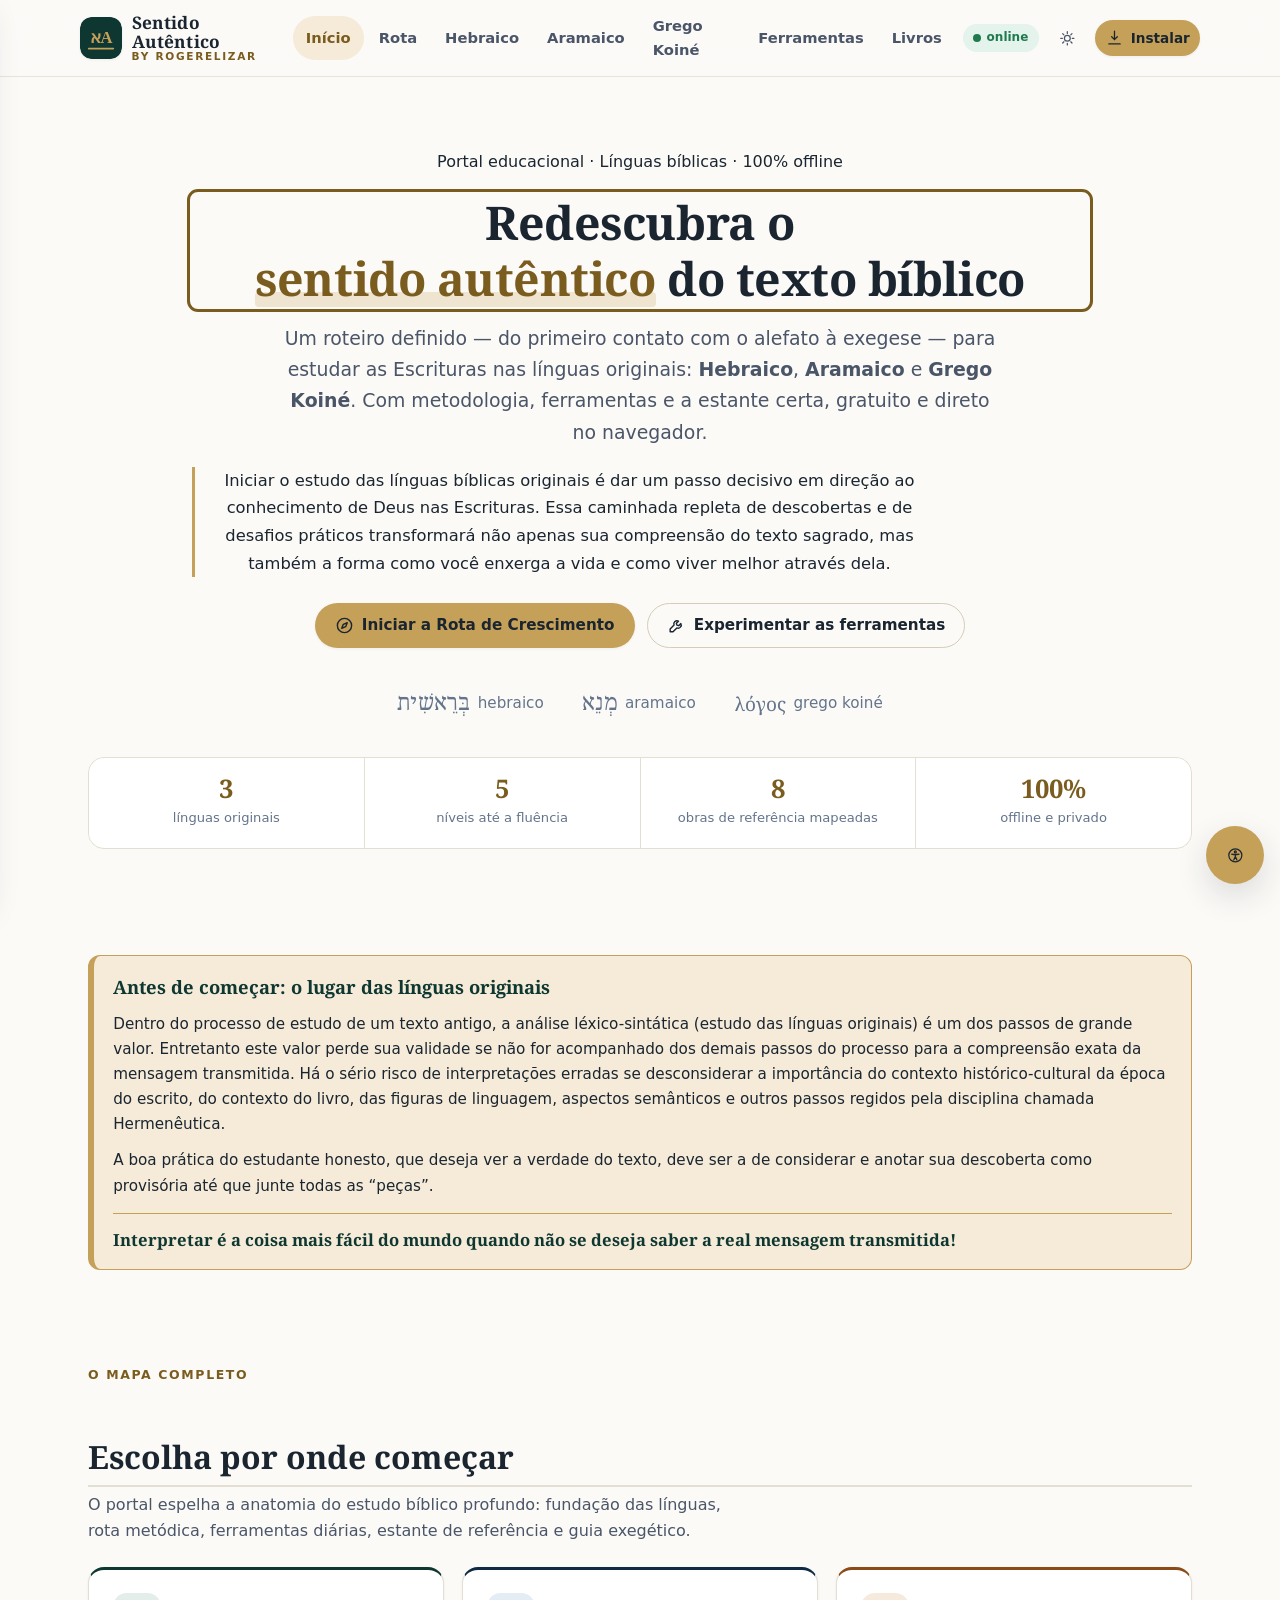
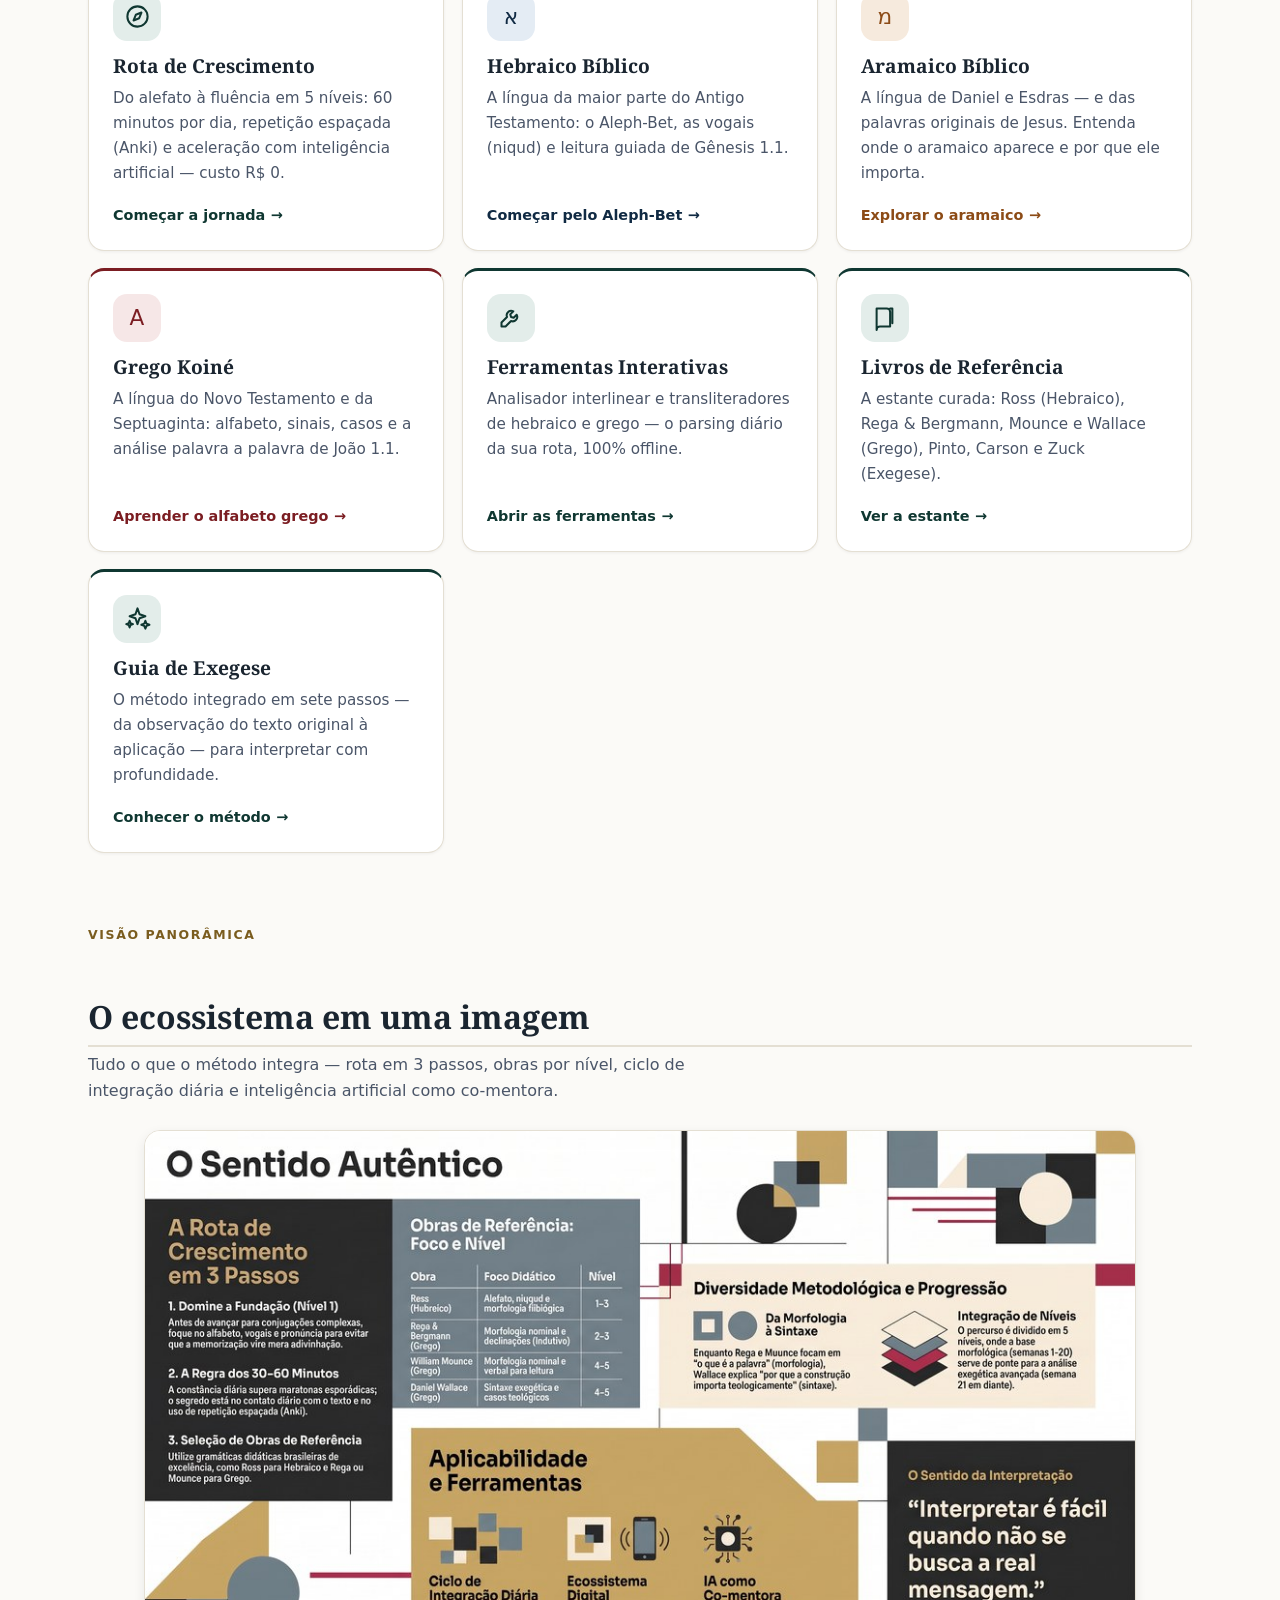
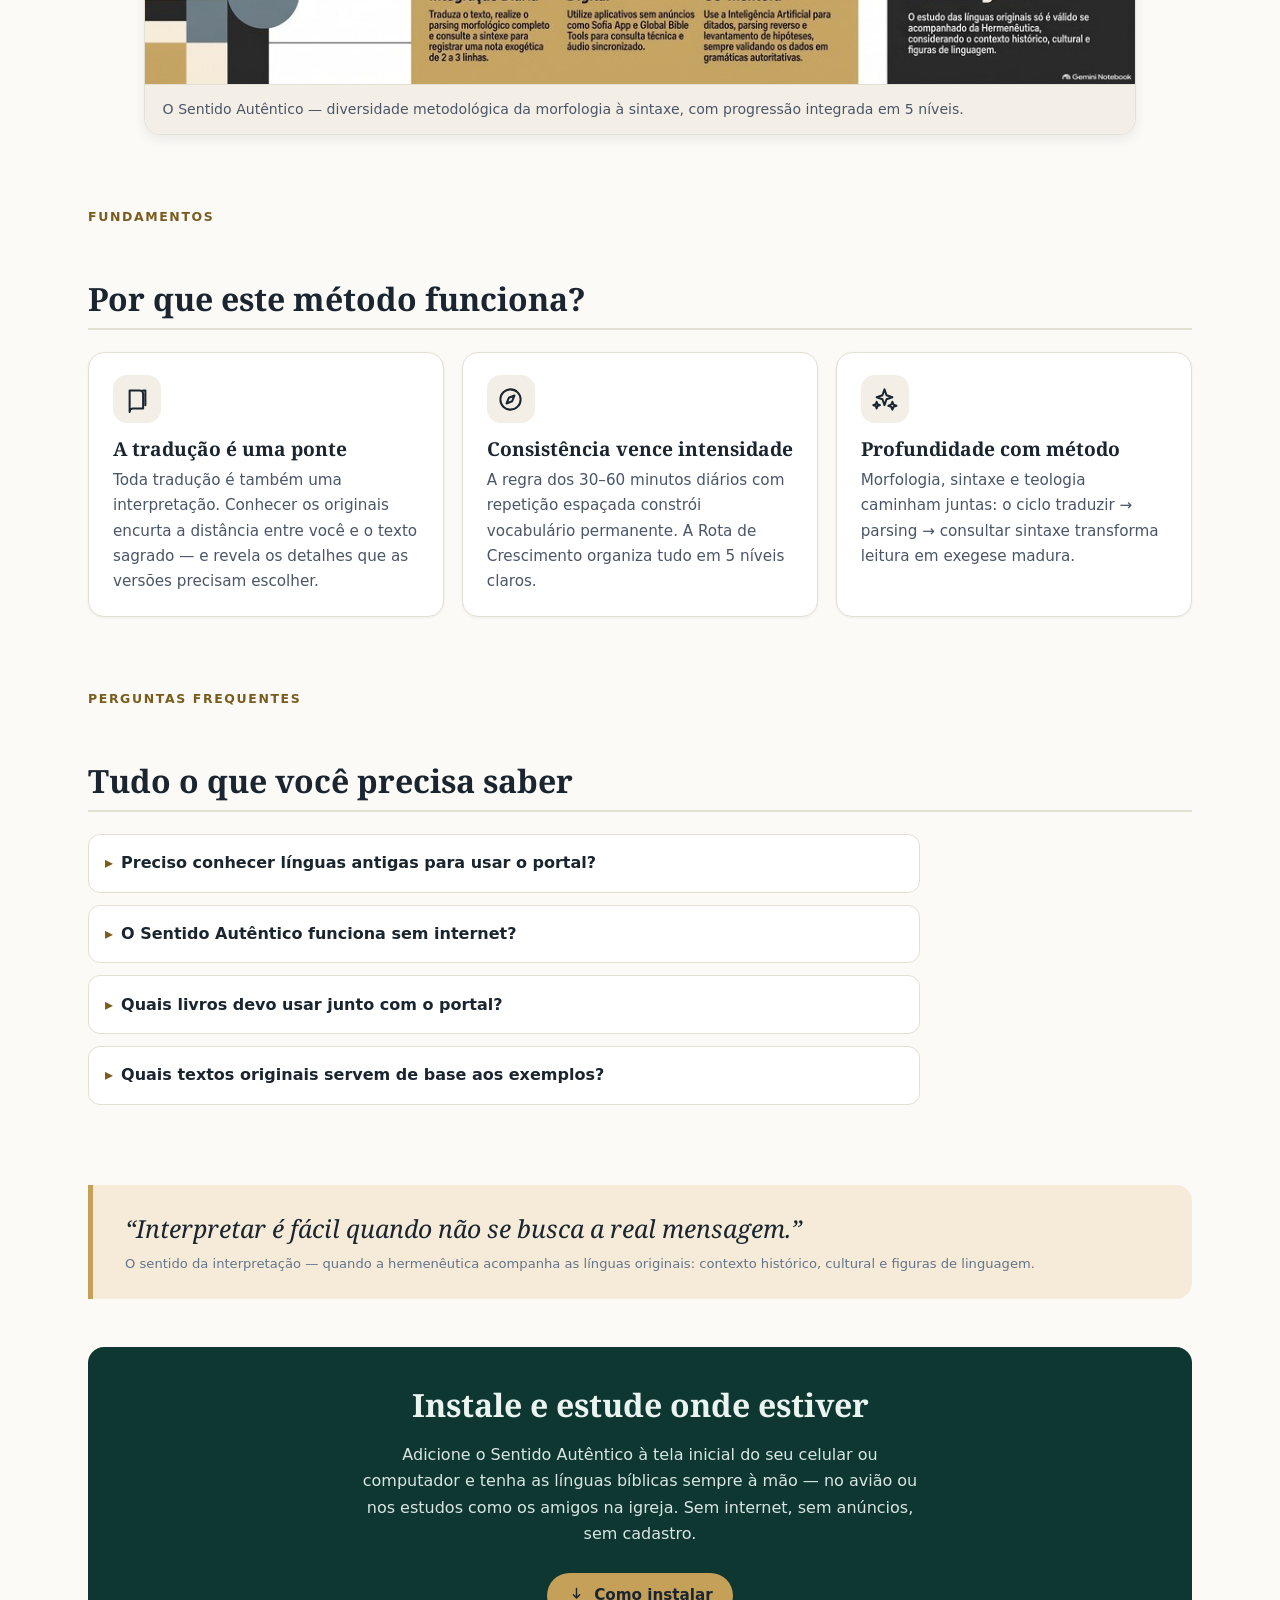
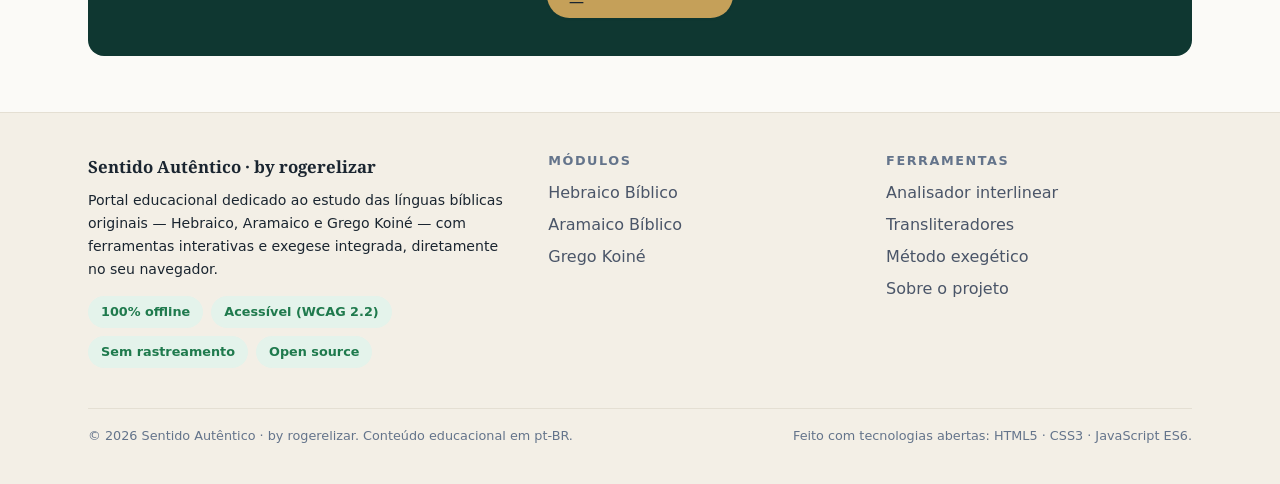
<file: index.html>
<!doctype html>
<html lang="pt-BR" data-theme="light" data-contrast="normal" data-font="padrao" data-motion="padrao">
<head>
  <meta charset="utf-8">
  <meta name="viewport" content="width=device-width, initial-scale=1, viewport-fit=cover">
  <title>Sentido Autêntico — Línguas Bíblicas</title>
  <meta name="description" content="Portal educacional offline de línguas bíblicas: Hebraico, Aramaico e Grego Koiné. Alfabetos, ferramentas interlineares e exegese integrada com acessibilidade total em português (pt-BR).">
  <meta name="keywords" content="hebraico bíblico, aramaico bíblico, grego koiné, exegese bíblica, interlinear, línguas originais da Bíblia, estudo bíblico">
  <meta name="author" content="rogerelizar">
  <meta name="robots" content="index, follow">
  <meta name="color-scheme" content="light dark">
  <meta name="theme-color" content="#0F3731">
  <link rel="canonical" href="https://autenticsense.example.com/">

  <!-- Open Graph / Twitter -->
  <meta property="og:type" content="website">
  <meta property="og:locale" content="pt_BR">
  <meta property="og:title" content="Sentido Autêntico · by rogerelizar">
  <meta property="og:description" content="Hebraico, Aramaico e Grego Koiné com ferramentas interlineares e exegese integrada — 100% offline e acessível.">
  <meta property="og:url" content="https://autenticsense.example.com/">
  <meta property="og:image" content="assets/icons/og.png">
  <meta name="twitter:card" content="summary_large_image">

  <!-- PWA -->
  <link rel="manifest" href="manifest.webmanifest">
  <link rel="icon" type="image/png" sizes="32x32" href="assets/icons/favicon-32.png">
  <link rel="icon" type="image/png" sizes="16x16" href="assets/icons/favicon-16.png">
  <link rel="apple-touch-icon" href="assets/icons/icon-180.png">
  <meta name="mobile-web-app-capable" content="yes">
  <meta name="apple-mobile-web-app-capable" content="yes">
  <meta name="apple-mobile-web-app-status-bar-style" content="black-translucent">
  <meta name="apple-mobile-web-app-title" content="Sentido Autêntico">

  <!-- Telas de abertura (iOS) -->
  <link rel="apple-touch-startup-image" href="assets/icons/splash-1125x2436.png" media="(device-width: 375px) and (device-height: 812px) and (-webkit-device-pixel-ratio: 3) and (orientation: portrait)">
  <link rel="apple-touch-startup-image" href="assets/icons/splash-1170x2532.png" media="(device-width: 390px) and (device-height: 844px) and (-webkit-device-pixel-ratio: 3) and (orientation: portrait)">
  <link rel="apple-touch-startup-image" href="assets/icons/splash-1179x2556.png" media="(device-width: 393px) and (device-height: 852px) and (-webkit-device-pixel-ratio: 3) and (orientation: portrait)">
  <link rel="apple-touch-startup-image" href="assets/icons/splash-1242x2688.png" media="(device-width: 414px) and (device-height: 896px) and (-webkit-device-pixel-ratio: 3) and (orientation: portrait)">
  <link rel="apple-touch-startup-image" href="assets/icons/splash-1284x2778.png" media="(device-width: 428px) and (device-height: 926px) and (-webkit-device-pixel-ratio: 3) and (orientation: portrait)">
  <link rel="apple-touch-startup-image" href="assets/icons/splash-1290x2796.png" media="(device-width: 430px) and (device-height: 932px) and (-webkit-device-pixel-ratio: 3) and (orientation: portrait)">
  <link rel="apple-touch-startup-image" href="assets/icons/splash-1536x2048.png" media="(device-width: 768px) and (device-height: 1024px) and (-webkit-device-pixel-ratio: 2) and (orientation: portrait)">
  <link rel="apple-touch-startup-image" href="assets/icons/splash-1620x2160.png" media="(device-width: 810px) and (device-height: 1080px) and (-webkit-device-pixel-ratio: 2) and (orientation: portrait)">
  <link rel="apple-touch-startup-image" href="assets/icons/splash-1668x2388.png" media="(device-width: 834px) and (device-height: 1194px) and (-webkit-device-pixel-ratio: 2) and (orientation: portrait)">
  <link rel="apple-touch-startup-image" href="assets/icons/splash-2048x2732.png" media="(device-width: 1024px) and (device-height: 1366px) and (-webkit-device-pixel-ratio: 2) and (orientation: portrait)">
  <link rel="apple-touch-startup-image" href="assets/icons/splash-640x1136.png" media="(device-width: 320px) and (device-height: 568px) and (-webkit-device-pixel-ratio: 2) and (orientation: portrait)">
  <link rel="apple-touch-startup-image" href="assets/icons/splash-750x1334.png" media="(device-width: 375px) and (device-height: 667px) and (-webkit-device-pixel-ratio: 2) and (orientation: portrait)">
  <link rel="apple-touch-startup-image" href="assets/icons/splash-828x1792.png" media="(device-width: 414px) and (device-height: 896px) and (-webkit-device-pixel-ratio: 2) and (orientation: portrait)">


  <!-- Estilos -->
  <link rel="stylesheet" href="css/tokens.css">
  <link rel="stylesheet" href="css/fonts.css">
  <link rel="stylesheet" href="css/base.css">
  <link rel="stylesheet" href="css/layout.css">
  <link rel="stylesheet" href="css/components.css">
  <link rel="stylesheet" href="css/content.css">
  <link rel="stylesheet" href="css/mobile.css">

  <!-- Dados estruturados (SEO/GEO) -->
  <script type="application/ld+json">
  {
    "@context": "https://schema.org",
    "@type": "WebApplication",
    "name": "Sentido Autêntico",
    "alternateName": "O Sentido Autêntico",
    "applicationCategory": "EducationalApplication",
    "operatingSystem": "Qualquer (PWA multiplataforma)",
    "inLanguage": "pt-BR",
    "isAccessibleForFree": true,
    "offers": { "@type": "Offer", "price": "0", "priceCurrency": "BRL" },
    "description": "Portal educacional offline-first para o estudo das línguas bíblicas originais (Hebraico, Aramaico e Grego Koiné), com ferramentas interlineares e método exegético integrado, com acessibilidade WCAG 2.2.",
    "featureList": "Alfabeto hebraico e aramaico; Alfabeto grego; Analisador interlinear; Transliteradores; Exegese em 7 passos; Funciona offline; Leitura da página em voz alta (acessibilidade); Modo dislexia; Alto contraste; Tema escuro",
    "teaches": ["Hebraico Bíblico", "Aramaico Bíblico", "Grego Koiné", "Exegese Bíblica"]
  }
  </script>
  <script type="application/ld+json">
  {
    "@context": "https://schema.org",
    "@type": "FAQPage",
    "inLanguage": "pt-BR",
    "mainEntity": [
      {
        "@type": "Question",
        "name": "O que é o Sentido Autêntico?",
        "acceptedAnswer": { "@type": "Answer", "text": "O Sentido Autêntico é um portal educacional gratuito e offline-first (PWA) para estudar a Bíblia nas línguas originais — Hebraico, Aramaico e Grego Koiné — com ferramentas interativas e exegese integrada, todo em português." }
      },
      {
        "@type": "Question",
        "name": "O Sentido Autêntico funciona sem internet?",
        "acceptedAnswer": { "@type": "Answer", "text": "Sim. Após a primeira visita, todas as páginas, fontes e ferramentas ficam armazenadas no dispositivo por meio de um Service Worker dedicado, e o app pode ser instalado na tela inicial." }
      },
      {
        "@type": "Question",
        "name": "Quais línguas bíblicas são ensinadas?",
        "acceptedAnswer": { "@type": "Answer", "text": "Hebraico Bíblico (com leitura de Gênesis 1.1), Aramaico Bíblico (com leitura de Daniel 5.25) e Grego Koiné (com análise palavra a palavra de João 1.1), além de um método exegético integrado em sete passos." }
      },
      {
        "@type": "Question",
        "name": "Quais ferramentas o portal oferece?",
        "acceptedAnswer": { "@type": "Answer", "text": "Analisador interlinear palavra a palavra com morfologia e glosas, e transliteradores de hebraico e de grego — tudo processado localmente, sem envio de dados." }
      }
    ]
  }
  </script>
  <script type="module" src="./js/app.js"></script>
</head>
<body>
  <a class="skip-link" href="#conteudo">Ir para o conteúdo principal</a>

  <header class="site-header">
    <div class="header-inner">
      <button id="navToggle" class="btn-icon nav-toggle" type="button"
              aria-expanded="false" aria-controls="drawer" aria-label="Abrir menu de navegação">
        <svg class="icon" viewBox="0 0 24 24" aria-hidden="true"><path d="M4 7h16M4 12h16M4 17h16"/></svg>
      </button>

      <a class="brand" href="#/" aria-label="Sentido Autêntico — página inicial">
        <svg class="brand-mark" viewBox="0 0 48 48" role="img" aria-hidden="true">
          <rect width="48" height="48" rx="12" fill="#0F3731"/>
          <text x="24" y="30" text-anchor="middle" font-family="serif" font-size="19" fill="#C5A059" font-weight="700">אΑ</text>
          <path d="M10 36h28" stroke="#C5A059" stroke-width="2" stroke-linecap="round"/>
        </svg>
        <span class="brand-text">
          <strong>Sentido Autêntico</strong>
          <small>by rogerelizar</small>
        </span>
      </a>

      <nav class="nav-top" id="navTop" aria-label="Navegação principal"></nav>

      <div class="header-actions">
        <span id="netBadge" class="net-badge" role="status" hidden>offline</span>
        <button id="themeToggle" class="btn-icon" type="button" aria-pressed="false" aria-label="Alternar entre tema claro e escuro">
          <svg class="icon icon-sun" viewBox="0 0 24 24" aria-hidden="true">
            <circle cx="12" cy="12" r="4.2"/><path d="M12 2.5v2.4M12 19.1v2.4M21.5 12h-2.4M4.9 12H2.5M18.7 5.3l-1.7 1.7M7 17l-1.7 1.7M18.7 18.7 17 17M7 7 5.3 5.3"/>
          </svg>
        </button>
        <button id="installBtn" class="btn btn-gold btn-sm" type="button" hidden>
          <svg class="icon" viewBox="0 0 24 24" aria-hidden="true"><path d="M12 3v12m0 0 4-4m-4 4-4-4M4 21h16"/></svg>
          Instalar
        </button>
      </div>
    </div>
  </header>

  <div class="backdrop" id="backdrop" hidden></div>

  <aside id="drawer" class="drawer" aria-label="Menu de navegação" hidden>
    <div class="drawer-head">
      <span class="drawer-title">Navegação</span>
      <button id="drawerClose" class="btn-icon" type="button" aria-label="Fechar menu de navegação">
        <svg class="icon" viewBox="0 0 24 24" aria-hidden="true"><path d="m6 6 12 12M18 6 6 18"/></svg>
      </button>
    </div>
    <nav aria-label="Navegação lateral">
      <ul class="nav-drawer" id="navDrawerList"></ul>
    </nav>
    <div class="drawer-foot">
      <p><strong>Sentido Autêntico</strong> · PWA educacional</p>
      <p class="small">Funciona offline após a primeira visita. Nenhum dado pessoal é coletado.</p>
    </div>
  </aside>

  <main id="conteudo" class="site-main" tabindex="-1">
    <div id="app" class="app-view"></div>
  </main>

  <footer class="site-footer">
    <div class="container">
      <div class="footer-inner">
        <div>
          <p class="footer-title">Sentido Autêntico · by rogerelizar</p>
          <p class="small">Portal educacional dedicado ao estudo das línguas bíblicas originais — Hebraico, Aramaico e Grego Koiné — com ferramentas interativas e exegese integrada, diretamente no seu navegador.</p>
          <p class="chip-row" aria-label="Características">
            <span class="chip chip-ok">100% offline</span>
            <span class="chip chip-ok">Acessível (WCAG 2.2)</span>
            <span class="chip chip-ok">Sem rastreamento</span>
            <span class="chip chip-ok">Open source</span>
          </p>
        </div>
        <div class="footer-col">
          <h3>Módulos</h3>
          <ul>
            <li><a href="#/hebraico">Hebraico Bíblico</a></li>
            <li><a href="#/aramaico">Aramaico Bíblico</a></li>
            <li><a href="#/grego">Grego Koiné</a></li>
          </ul>
        </div>
        <div class="footer-col">
          <h3>Ferramentas</h3>
          <ul>
            <li><a href="#/ferramentas">Analisador interlinear</a></li>
            <li><a href="#/ferramentas">Transliteradores</a></li>
            <li><a href="#/exegese">Método exegético</a></li>
            <li><a href="#/sobre">Sobre o projeto</a></li>
          </ul>
        </div>
      </div>
      <div class="footer-legal">
        <span>© <span id="year">2026</span> Sentido Autêntico · by rogerelizar. Conteúdo educacional em pt-BR.</span>
        <span>Feito com tecnologias abertas: HTML5 · CSS3 · JavaScript ES6.</span>
      </div>
    </div>
  </footer>

  <!-- Barra flutuante de acessibilidade (montada por js/a11y.js) -->
  <div id="a11yRoot"></div>

  <!-- Anúncios para leitores de tela -->
  <div id="liveRegion" class="sr-only" aria-live="polite" role="status"></div>
  <div id="liveAlert" class="sr-only" aria-live="assertive" role="alert"></div>

  <noscript>
    <div class="container section">
      <h1>Sentido Autêntico</h1>
      <p>Este portal interativo requer JavaScript para navegação entre os módulos. Ative o JavaScript para acessar os conteúdos de Hebraico, Aramaico, Grego Koiné, ferramentas e exegese.</p>
    </div>
  </noscript>
</body>
</html>
</file>
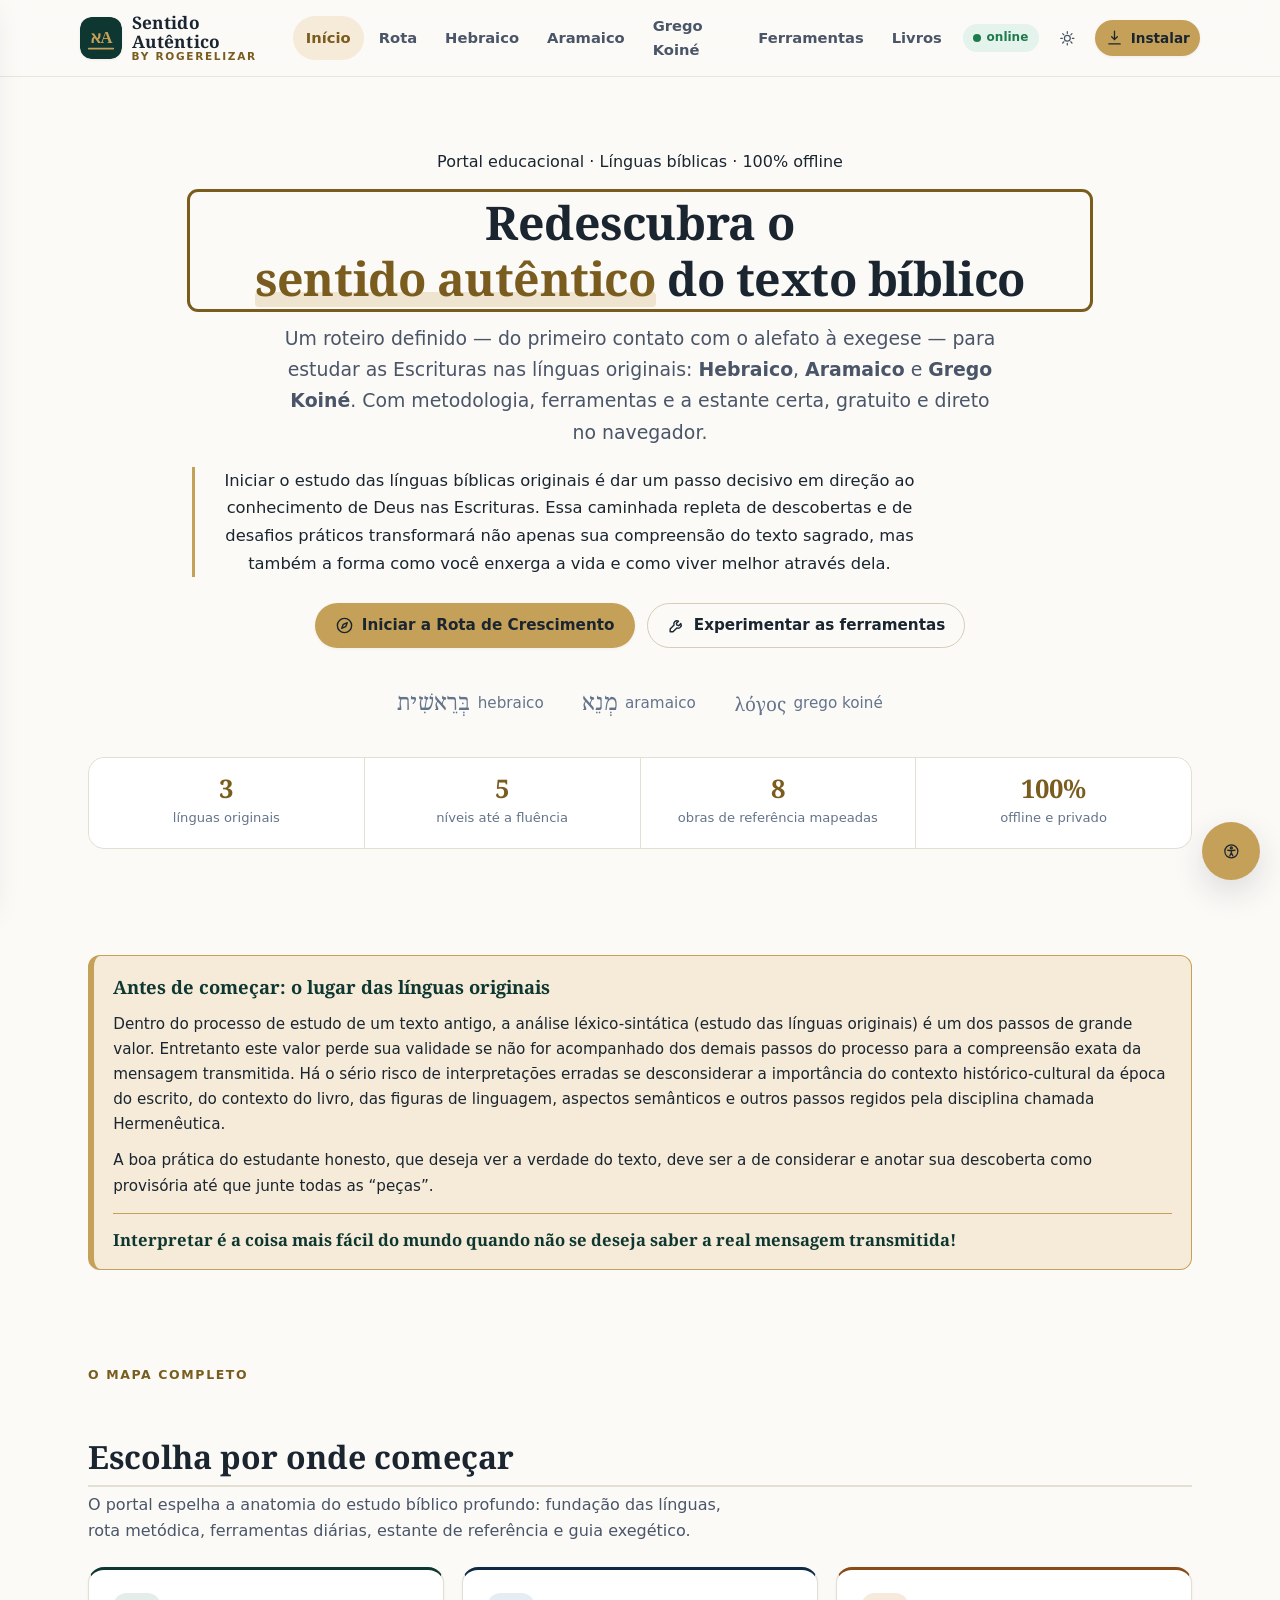
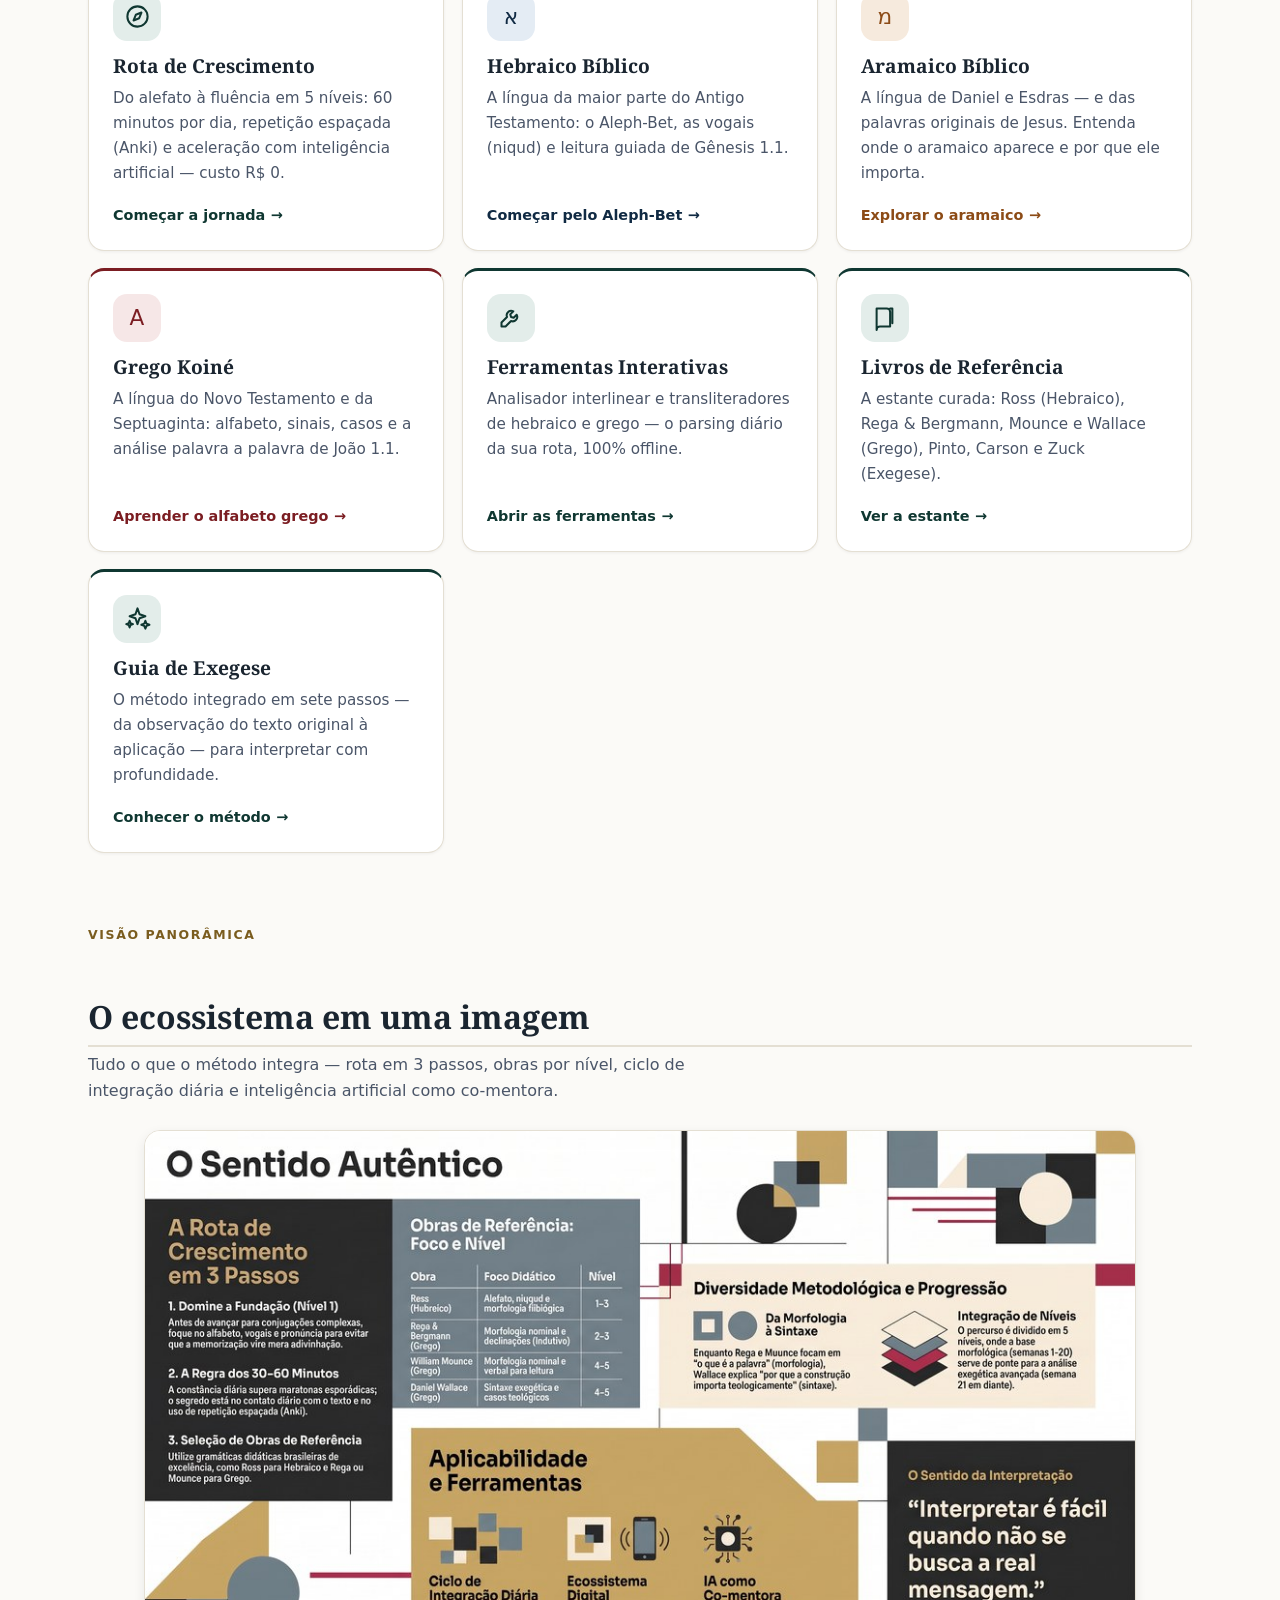
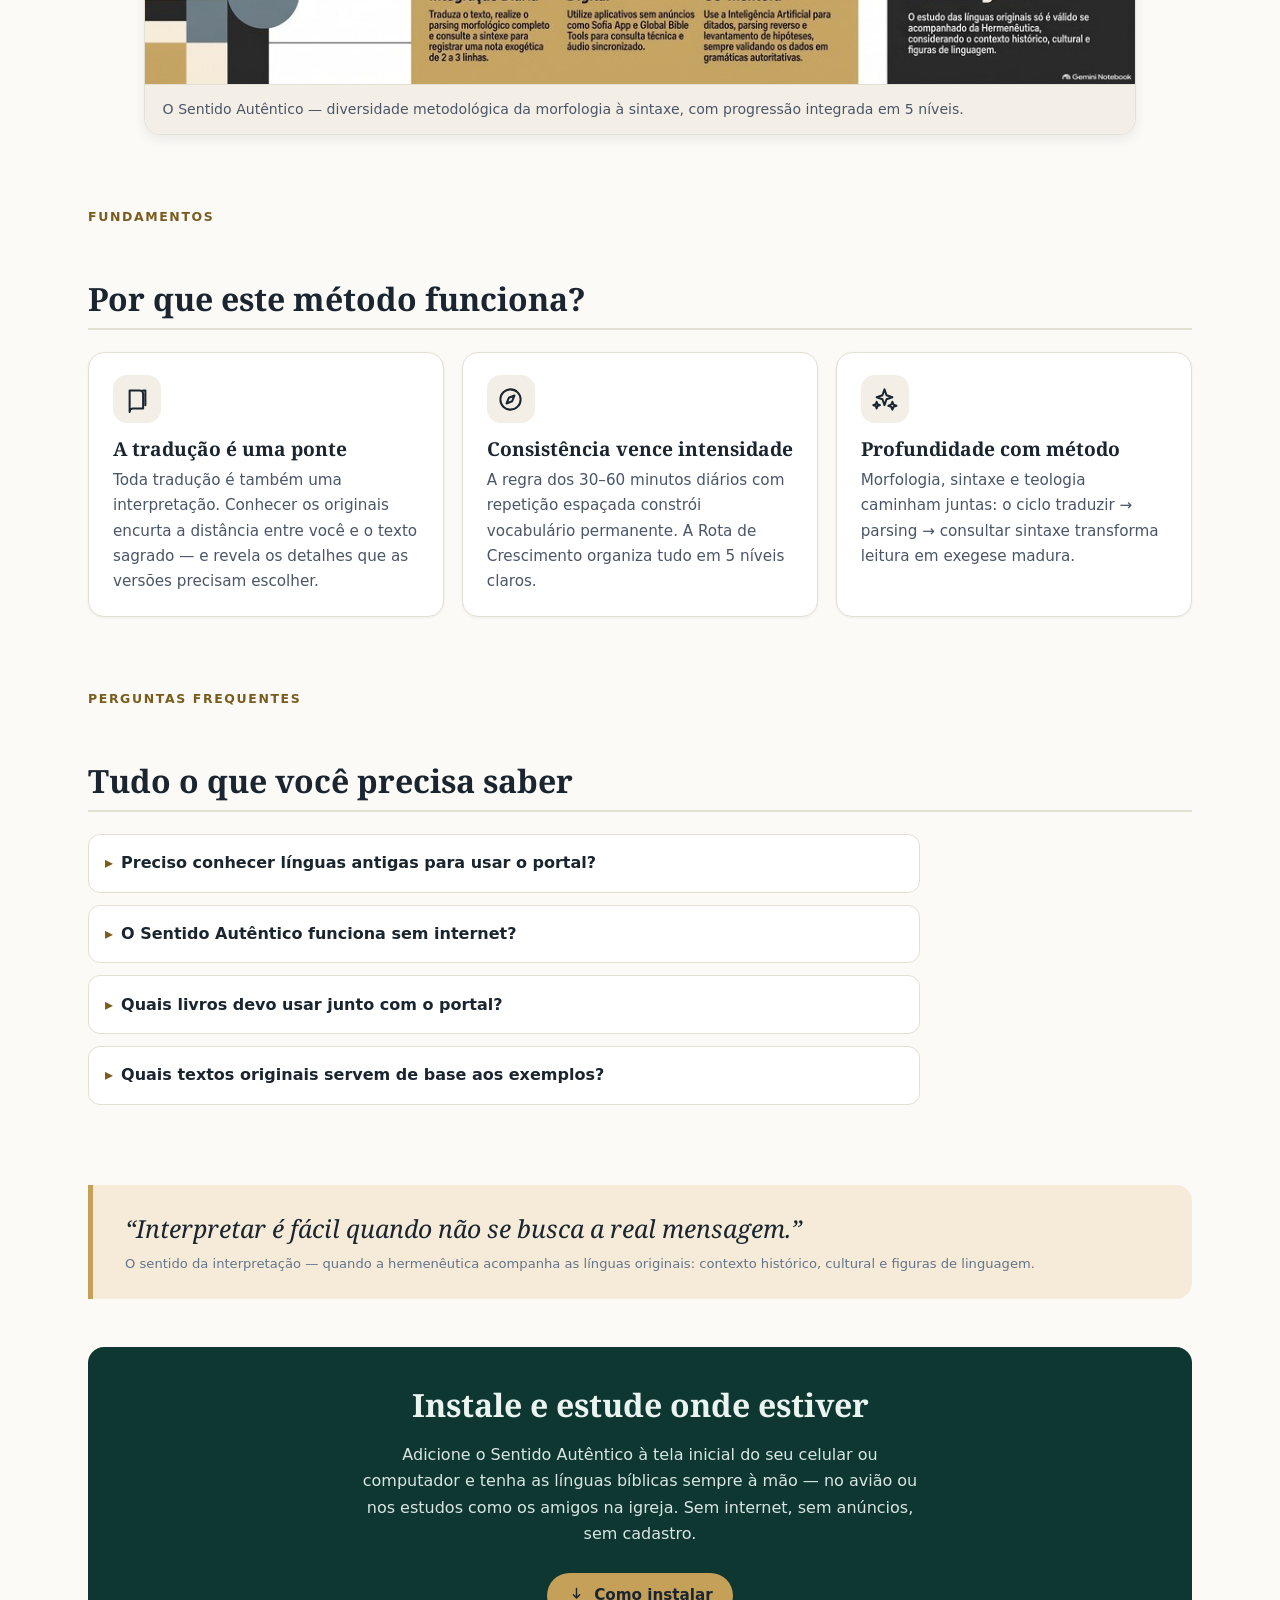
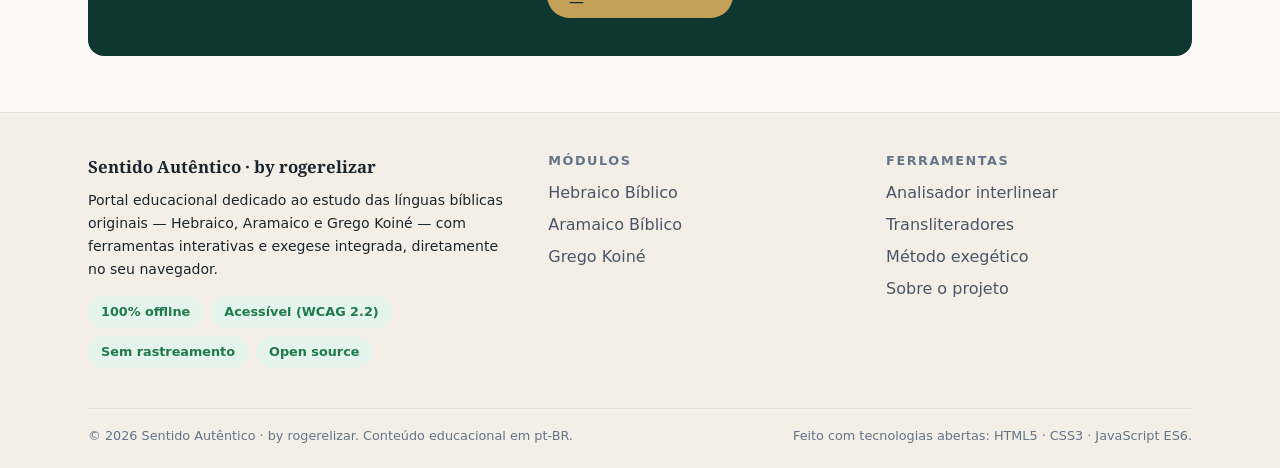
<file: abrir-sem-servidor.html>
<!doctype html>
<html lang="pt-BR" data-theme="light" data-contrast="normal" data-font="padrao" data-motion="padrao">
<head>
  <meta charset="utf-8">
  <meta name="viewport" content="width=device-width, initial-scale=1, viewport-fit=cover">
  <title>Sentido Autêntico — Línguas Bíblicas</title>
  <meta name="description" content="Portal educacional offline de línguas bíblicas: Hebraico, Aramaico e Grego Koiné. Alfabetos, ferramentas interlineares e exegese integrada com acessibilidade total em português (pt-BR).">
  <meta name="keywords" content="hebraico bíblico, aramaico bíblico, grego koiné, exegese bíblica, interlinear, línguas originais da Bíblia, estudo bíblico">
  <meta name="author" content="rogerelizar">
  <meta name="robots" content="index, follow">
  <meta name="color-scheme" content="light dark">
  <meta name="theme-color" content="#0F3731">
  <link rel="canonical" href="https://autenticsense.example.com/">

  <!-- Open Graph / Twitter -->
  <meta property="og:type" content="website">
  <meta property="og:locale" content="pt_BR">
  <meta property="og:title" content="Sentido Autêntico · by rogerelizar">
  <meta property="og:description" content="Hebraico, Aramaico e Grego Koiné com ferramentas interlineares e exegese integrada — 100% offline e acessível.">
  <meta property="og:url" content="https://autenticsense.example.com/">
  <meta property="og:image" content="assets/icons/og.png">
  <meta name="twitter:card" content="summary_large_image">

  <!-- PWA -->
  <link rel="manifest" href="manifest.webmanifest">
  <link rel="icon" type="image/png" sizes="32x32" href="assets/icons/favicon-32.png">
  <link rel="icon" type="image/png" sizes="16x16" href="assets/icons/favicon-16.png">
  <link rel="apple-touch-icon" href="assets/icons/icon-180.png">
  <meta name="mobile-web-app-capable" content="yes">
  <meta name="apple-mobile-web-app-capable" content="yes">
  <meta name="apple-mobile-web-app-status-bar-style" content="black-translucent">
  <meta name="apple-mobile-web-app-title" content="Sentido Autêntico">

  <!-- Telas de abertura (iOS) -->
  <link rel="apple-touch-startup-image" href="assets/icons/splash-1125x2436.png" media="(device-width: 375px) and (device-height: 812px) and (-webkit-device-pixel-ratio: 3) and (orientation: portrait)">
  <link rel="apple-touch-startup-image" href="assets/icons/splash-1170x2532.png" media="(device-width: 390px) and (device-height: 844px) and (-webkit-device-pixel-ratio: 3) and (orientation: portrait)">
  <link rel="apple-touch-startup-image" href="assets/icons/splash-1179x2556.png" media="(device-width: 393px) and (device-height: 852px) and (-webkit-device-pixel-ratio: 3) and (orientation: portrait)">
  <link rel="apple-touch-startup-image" href="assets/icons/splash-1242x2688.png" media="(device-width: 414px) and (device-height: 896px) and (-webkit-device-pixel-ratio: 3) and (orientation: portrait)">
  <link rel="apple-touch-startup-image" href="assets/icons/splash-1284x2778.png" media="(device-width: 428px) and (device-height: 926px) and (-webkit-device-pixel-ratio: 3) and (orientation: portrait)">
  <link rel="apple-touch-startup-image" href="assets/icons/splash-1290x2796.png" media="(device-width: 430px) and (device-height: 932px) and (-webkit-device-pixel-ratio: 3) and (orientation: portrait)">
  <link rel="apple-touch-startup-image" href="assets/icons/splash-1536x2048.png" media="(device-width: 768px) and (device-height: 1024px) and (-webkit-device-pixel-ratio: 2) and (orientation: portrait)">
  <link rel="apple-touch-startup-image" href="assets/icons/splash-1620x2160.png" media="(device-width: 810px) and (device-height: 1080px) and (-webkit-device-pixel-ratio: 2) and (orientation: portrait)">
  <link rel="apple-touch-startup-image" href="assets/icons/splash-1668x2388.png" media="(device-width: 834px) and (device-height: 1194px) and (-webkit-device-pixel-ratio: 2) and (orientation: portrait)">
  <link rel="apple-touch-startup-image" href="assets/icons/splash-2048x2732.png" media="(device-width: 1024px) and (device-height: 1366px) and (-webkit-device-pixel-ratio: 2) and (orientation: portrait)">
  <link rel="apple-touch-startup-image" href="assets/icons/splash-640x1136.png" media="(device-width: 320px) and (device-height: 568px) and (-webkit-device-pixel-ratio: 2) and (orientation: portrait)">
  <link rel="apple-touch-startup-image" href="assets/icons/splash-750x1334.png" media="(device-width: 375px) and (device-height: 667px) and (-webkit-device-pixel-ratio: 2) and (orientation: portrait)">
  <link rel="apple-touch-startup-image" href="assets/icons/splash-828x1792.png" media="(device-width: 414px) and (device-height: 896px) and (-webkit-device-pixel-ratio: 2) and (orientation: portrait)">


  <!-- Estilos -->

  <!-- Dados estruturados (SEO/GEO) -->
  <script type="application/ld+json">
  {
    "@context": "https://schema.org",
    "@type": "WebApplication",
    "name": "Sentido Autêntico",
    "alternateName": "O Sentido Autêntico",
    "applicationCategory": "EducationalApplication",
    "operatingSystem": "Qualquer (PWA multiplataforma)",
    "inLanguage": "pt-BR",
    "isAccessibleForFree": true,
    "offers": { "@type": "Offer", "price": "0", "priceCurrency": "BRL" },
    "description": "Portal educacional offline-first para o estudo das línguas bíblicas originais (Hebraico, Aramaico e Grego Koiné), com ferramentas interlineares e método exegético integrado, com acessibilidade WCAG 2.2.",
    "featureList": "Alfabeto hebraico e aramaico; Alfabeto grego; Analisador interlinear; Transliteradores; Exegese em 7 passos; Funciona offline; Leitura da página em voz alta (acessibilidade); Modo dislexia; Alto contraste; Tema escuro",
    "teaches": ["Hebraico Bíblico", "Aramaico Bíblico", "Grego Koiné", "Exegese Bíblica"]
  }
  </script>
  <script type="application/ld+json">
  {
    "@context": "https://schema.org",
    "@type": "FAQPage",
    "inLanguage": "pt-BR",
    "mainEntity": [
      {
        "@type": "Question",
        "name": "O que é o Sentido Autêntico?",
        "acceptedAnswer": { "@type": "Answer", "text": "O Sentido Autêntico é um portal educacional gratuito e offline-first (PWA) para estudar a Bíblia nas línguas originais — Hebraico, Aramaico e Grego Koiné — com ferramentas interativas e exegese integrada, todo em português." }
      },
      {
        "@type": "Question",
        "name": "O Sentido Autêntico funciona sem internet?",
        "acceptedAnswer": { "@type": "Answer", "text": "Sim. Após a primeira visita, todas as páginas, fontes e ferramentas ficam armazenadas no dispositivo por meio de um Service Worker dedicado, e o app pode ser instalado na tela inicial." }
      },
      {
        "@type": "Question",
        "name": "Quais línguas bíblicas são ensinadas?",
        "acceptedAnswer": { "@type": "Answer", "text": "Hebraico Bíblico (com leitura de Gênesis 1.1), Aramaico Bíblico (com leitura de Daniel 5.25) e Grego Koiné (com análise palavra a palavra de João 1.1), além de um método exegético integrado em sete passos." }
      },
      {
        "@type": "Question",
        "name": "Quais ferramentas o portal oferece?",
        "acceptedAnswer": { "@type": "Answer", "text": "Analisador interlinear palavra a palavra com morfologia e glosas, e transliteradores de hebraico e de grego — tudo processado localmente, sem envio de dados." }
      }
    ]
  }
  </script>
<style>
/* ===== css/tokens.css ===== */
/* ==========================================================================
   AutenticSense — Design Tokens (css/tokens.css)
   Identidade visual: manuscritos, pedra gravada e editorial moderno.
   ========================================================================== */

:root {
  color-scheme: light;

  /* Superfícies & Papel */
  --osa-paper: #FBFAF7;
  --osa-soft: #F3EFE6;
  --osa-surface: #FFFFFF;
  --osa-surface-raised: #FFFFFF;
  --osa-surface-dim: #EDE8DE;
  --osa-border: #E4DFD3;
  --osa-border-strong: #D6CDB6;

  /* Tinta & Tipografia */
  --osa-ink: #1A2530;
  --osa-ink-secondary: #4A5568;
  --osa-ink-muted: #64748B;
  --osa-ink-light: #FFFFFF;

  /* Ouro institucional */
  --osa-gold: #C5A059;
  --osa-gold-ink: #7A5C1E;
  --osa-gold-ink-hover: #5E4715;
  --osa-gold-soft: #F5EBD8;
  --osa-gold-glow: rgba(197, 160, 89, 0.25);

  /* Tematização por módulo linguístico */
  --osa-portal-green: #0F3731;
  --osa-portal-green-soft: #E3EDEA;
  --osa-hebrew-navy: #102A43;
  --osa-hebrew-navy-soft: #E4ECF4;
  --osa-aramaic-ochre: #8C4B16;
  --osa-aramaic-ochre-soft: #F6EADD;
  --osa-greek-burgundy: #7B1D22;
  --osa-greek-burgundy-soft: #F6E7E7;

  /* Feedback */
  --osa-danger: #A62639;
  --osa-danger-soft: #FBEAEA;
  --osa-ok: #1F7A4D;
  --osa-ok-soft: #E4F3EB;
  --osa-info: #214E8F;
  --osa-info-soft: #E7EFF9;

  /* Vidro & Elevação */
  --osa-glass-bg: rgba(251, 250, 247, 0.88);
  --osa-glass-border: rgba(228, 223, 211, 0.8);
  --osa-glass-blur: blur(12px);
  --osa-shadow-1: 0 1px 3px rgba(26, 37, 48, 0.06);
  --osa-shadow-2: 0 4px 12px rgba(26, 37, 48, 0.08);
  --osa-shadow-3: 0 12px 32px rgba(26, 37, 48, 0.14);
  --osa-radius-sm: 8px;
  --osa-radius-md: 12px;
  --osa-radius-lg: 16px;
  --osa-tap-min: 44px;

  /* Tipografia */
  --osa-font-ui: system-ui, -apple-system, "Segoe UI", Roboto, "Helvetica Neue", Arial, "Noto Sans", sans-serif;
  --osa-font-serif: "Noto Serif", "PT Serif", Georgia, "Times New Roman", serif;
  --osa-font-hebrew: "Noto Serif Hebrew", "SBL Hebrew", "Ezra SIL", "Times New Roman", serif;
  --osa-font-mono: ui-monospace, "SF Mono", "Cascadia Code", Consolas, "Liberation Mono", monospace;
  --osa-fs-scale: 1;

  /* Métricas */
  --osa-container: 72rem;
  --osa-header-h: 64px;
  --osa-focus: #7A5C1E;
  --osa-speed: 220ms;

  /* Camadas */
  --osa-z-header: 50;
  --osa-z-backdrop: 70;
  --osa-z-drawer: 80;
  --osa-z-fab: 90;
}

[data-theme="dark"] {
  color-scheme: dark;
  --osa-paper: #11171D;
  --osa-soft: #18222B;
  --osa-surface: #1E2936;
  --osa-surface-raised: #263342;
  --osa-surface-dim: #131B23;
  --osa-border: #2D3D4E;
  --osa-border-strong: #3D5165;
  --osa-ink: #F1F5F9;
  --osa-ink-secondary: #CBD5E1;
  --osa-ink-muted: #94A3B8;
  --osa-gold: #D4B579;
  --osa-gold-ink: #E2C58A;
  --osa-gold-ink-hover: #EFD9AC;
  --osa-gold-soft: #3A3323;
  --osa-gold-glow: rgba(212, 181, 121, 0.18);
  --osa-portal-green: #6EE7B7;
  --osa-portal-green-soft: #17352E;
  --osa-hebrew-navy: #93C5FD;
  --osa-hebrew-navy-soft: #1B2B40;
  --osa-aramaic-ochre: #E0A56B;
  --osa-aramaic-ochre-soft: #3A2B1B;
  --osa-greek-burgundy: #FCA5A5;
  --osa-greek-burgundy-soft: #3A2224;
  --osa-danger: #F18A9B;
  --osa-danger-soft: #3E2229;
  --osa-ok: #7BD6A4;
  --osa-ok-soft: #17352A;
  --osa-info: #9BBEF0;
  --osa-info-soft: #1B2A3E;
  --osa-glass-bg: rgba(17, 23, 29, 0.88);
  --osa-glass-border: rgba(45, 61, 78, 0.85);
  --osa-shadow-1: 0 1px 3px rgba(0, 0, 0, 0.35);
  --osa-shadow-2: 0 4px 12px rgba(0, 0, 0, 0.4);
  --osa-shadow-3: 0 12px 32px rgba(0, 0, 0, 0.5);
  --osa-focus: #E2C58A;
}

/* Alto contraste (WCAG): bordas e links mais assertivos */
[data-contrast="high"] {
  --osa-border: currentColor;
  --osa-border-strong: currentColor;
}


/* ===== css/fonts.css ===== */
/* ==========================================================================
   AutenticSense — Fontes locais (gerado por fetch-fonts.py)
   Auto-hospedado para garantir funcionamento 100% offline.
   ========================================================================== */

/* noto-serif-hebrew · hebrew · normal 400 (17 KB) */
@font-face {
  font-family: 'Noto Serif Hebrew';
  font-style: normal;
  font-weight: 400;
  font-stretch: 100%;
  font-display: swap;
  src: url('assets/fonts/noto-serif-hebrew-hebrew-normal-400.woff2') format('woff2');
  unicode-range: U+0307-0308, U+0590-05FF, U+200C-2010, U+20AA, U+25CC, U+FB1D-FB4F;
}

/* noto-serif-hebrew · latin · normal 400 (28 KB) */
@font-face {
  font-family: 'Noto Serif Hebrew';
  font-style: normal;
  font-weight: 400;
  font-stretch: 100%;
  font-display: swap;
  src: url('assets/fonts/noto-serif-hebrew-latin-normal-400.woff2') format('woff2');
  unicode-range: U+0000-00FF, U+0131, U+0152-0153, U+02BB-02BC, U+02C6, U+02DA, U+02DC, U+0304, U+0308, U+0329, U+2000-206F, U+20AC, U+2122, U+2191, U+2193, U+2212, U+2215, U+FEFF, U+FFFD;
}

/* noto-serif-hebrew · hebrew · normal 600 (17 KB) */
@font-face {
  font-family: 'Noto Serif Hebrew';
  font-style: normal;
  font-weight: 600;
  font-stretch: 100%;
  font-display: swap;
  src: url('assets/fonts/noto-serif-hebrew-hebrew-normal-600.woff2') format('woff2');
  unicode-range: U+0307-0308, U+0590-05FF, U+200C-2010, U+20AA, U+25CC, U+FB1D-FB4F;
}

/* noto-serif-hebrew · latin · normal 600 (28 KB) */
@font-face {
  font-family: 'Noto Serif Hebrew';
  font-style: normal;
  font-weight: 600;
  font-stretch: 100%;
  font-display: swap;
  src: url('assets/fonts/noto-serif-hebrew-latin-normal-600.woff2') format('woff2');
  unicode-range: U+0000-00FF, U+0131, U+0152-0153, U+02BB-02BC, U+02C6, U+02DA, U+02DC, U+0304, U+0308, U+0329, U+2000-206F, U+20AC, U+2122, U+2191, U+2193, U+2212, U+2215, U+FEFF, U+FFFD;
}

/* noto-serif-hebrew · hebrew · normal 700 (17 KB) */
@font-face {
  font-family: 'Noto Serif Hebrew';
  font-style: normal;
  font-weight: 700;
  font-stretch: 100%;
  font-display: swap;
  src: url('assets/fonts/noto-serif-hebrew-hebrew-normal-700.woff2') format('woff2');
  unicode-range: U+0307-0308, U+0590-05FF, U+200C-2010, U+20AA, U+25CC, U+FB1D-FB4F;
}

/* noto-serif-hebrew · latin · normal 700 (28 KB) */
@font-face {
  font-family: 'Noto Serif Hebrew';
  font-style: normal;
  font-weight: 700;
  font-stretch: 100%;
  font-display: swap;
  src: url('assets/fonts/noto-serif-hebrew-latin-normal-700.woff2') format('woff2');
  unicode-range: U+0000-00FF, U+0131, U+0152-0153, U+02BB-02BC, U+02C6, U+02DA, U+02DC, U+0304, U+0308, U+0329, U+2000-206F, U+20AC, U+2122, U+2191, U+2193, U+2212, U+2215, U+FEFF, U+FFFD;
}

/* noto-serif · greek-ext · italic 400 (5 KB) */
@font-face {
  font-family: 'Noto Serif';
  font-style: italic;
  font-weight: 400;
  font-stretch: 100%;
  font-display: swap;
  src: url('assets/fonts/noto-serif-greek-ext-italic-400.woff2') format('woff2');
  unicode-range: U+1F00-1FFF;
}

/* noto-serif · greek · italic 400 (9 KB) */
@font-face {
  font-family: 'Noto Serif';
  font-style: italic;
  font-weight: 400;
  font-stretch: 100%;
  font-display: swap;
  src: url('assets/fonts/noto-serif-greek-italic-400.woff2') format('woff2');
  unicode-range: U+0370-0377, U+037A-037F, U+0384-038A, U+038C, U+038E-03A1, U+03A3-03FF;
}

/* noto-serif · latin-ext · italic 400 (65 KB) */
@font-face {
  font-family: 'Noto Serif';
  font-style: italic;
  font-weight: 400;
  font-stretch: 100%;
  font-display: swap;
  src: url('assets/fonts/noto-serif-latin-ext-italic-400.woff2') format('woff2');
  unicode-range: U+0100-02BA, U+02BD-02C5, U+02C7-02CC, U+02CE-02D7, U+02DD-02FF, U+0304, U+0308, U+0329, U+1D00-1DBF, U+1E00-1E9F, U+1EF2-1EFF, U+2020, U+20A0-20AB, U+20AD-20C0, U+2113, U+2C60-2C7F, U+A720-A7FF;
}

/* noto-serif · latin · italic 400 (15 KB) */
@font-face {
  font-family: 'Noto Serif';
  font-style: italic;
  font-weight: 400;
  font-stretch: 100%;
  font-display: swap;
  src: url('assets/fonts/noto-serif-latin-italic-400.woff2') format('woff2');
  unicode-range: U+0000-00FF, U+0131, U+0152-0153, U+02BB-02BC, U+02C6, U+02DA, U+02DC, U+0304, U+0308, U+0329, U+2000-206F, U+20AC, U+2122, U+2191, U+2193, U+2212, U+2215, U+FEFF, U+FFFD;
}

/* noto-serif · greek-ext · normal 400 (12 KB) */
@font-face {
  font-family: 'Noto Serif';
  font-style: normal;
  font-weight: 400;
  font-stretch: 100%;
  font-display: swap;
  src: url('assets/fonts/noto-serif-greek-ext-normal-400.woff2') format('woff2');
  unicode-range: U+1F00-1FFF;
}

/* noto-serif · greek · normal 400 (27 KB) */
@font-face {
  font-family: 'Noto Serif';
  font-style: normal;
  font-weight: 400;
  font-stretch: 100%;
  font-display: swap;
  src: url('assets/fonts/noto-serif-greek-normal-400.woff2') format('woff2');
  unicode-range: U+0370-0377, U+037A-037F, U+0384-038A, U+038C, U+038E-03A1, U+03A3-03FF;
}

/* noto-serif · latin-ext · normal 400 (182 KB) */
@font-face {
  font-family: 'Noto Serif';
  font-style: normal;
  font-weight: 400;
  font-stretch: 100%;
  font-display: swap;
  src: url('assets/fonts/noto-serif-latin-ext-normal-400.woff2') format('woff2');
  unicode-range: U+0100-02BA, U+02BD-02C5, U+02C7-02CC, U+02CE-02D7, U+02DD-02FF, U+0304, U+0308, U+0329, U+1D00-1DBF, U+1E00-1E9F, U+1EF2-1EFF, U+2020, U+20A0-20AB, U+20AD-20C0, U+2113, U+2C60-2C7F, U+A720-A7FF;
}

/* noto-serif · latin · normal 400 (35 KB) */
@font-face {
  font-family: 'Noto Serif';
  font-style: normal;
  font-weight: 400;
  font-stretch: 100%;
  font-display: swap;
  src: url('assets/fonts/noto-serif-latin-normal-400.woff2') format('woff2');
  unicode-range: U+0000-00FF, U+0131, U+0152-0153, U+02BB-02BC, U+02C6, U+02DA, U+02DC, U+0304, U+0308, U+0329, U+2000-206F, U+20AC, U+2122, U+2191, U+2193, U+2212, U+2215, U+FEFF, U+FFFD;
}

/* noto-serif · greek-ext · normal 600 (12 KB) */
@font-face {
  font-family: 'Noto Serif';
  font-style: normal;
  font-weight: 600;
  font-stretch: 100%;
  font-display: swap;
  src: url('assets/fonts/noto-serif-greek-ext-normal-600.woff2') format('woff2');
  unicode-range: U+1F00-1FFF;
}

/* noto-serif · greek · normal 600 (27 KB) */
@font-face {
  font-family: 'Noto Serif';
  font-style: normal;
  font-weight: 600;
  font-stretch: 100%;
  font-display: swap;
  src: url('assets/fonts/noto-serif-greek-normal-600.woff2') format('woff2');
  unicode-range: U+0370-0377, U+037A-037F, U+0384-038A, U+038C, U+038E-03A1, U+03A3-03FF;
}

/* noto-serif · latin-ext · normal 600 (182 KB) */
@font-face {
  font-family: 'Noto Serif';
  font-style: normal;
  font-weight: 600;
  font-stretch: 100%;
  font-display: swap;
  src: url('assets/fonts/noto-serif-latin-ext-normal-600.woff2') format('woff2');
  unicode-range: U+0100-02BA, U+02BD-02C5, U+02C7-02CC, U+02CE-02D7, U+02DD-02FF, U+0304, U+0308, U+0329, U+1D00-1DBF, U+1E00-1E9F, U+1EF2-1EFF, U+2020, U+20A0-20AB, U+20AD-20C0, U+2113, U+2C60-2C7F, U+A720-A7FF;
}

/* noto-serif · latin · normal 600 (35 KB) */
@font-face {
  font-family: 'Noto Serif';
  font-style: normal;
  font-weight: 600;
  font-stretch: 100%;
  font-display: swap;
  src: url('assets/fonts/noto-serif-latin-normal-600.woff2') format('woff2');
  unicode-range: U+0000-00FF, U+0131, U+0152-0153, U+02BB-02BC, U+02C6, U+02DA, U+02DC, U+0304, U+0308, U+0329, U+2000-206F, U+20AC, U+2122, U+2191, U+2193, U+2212, U+2215, U+FEFF, U+FFFD;
}

/* noto-serif · greek-ext · normal 700 (12 KB) */
@font-face {
  font-family: 'Noto Serif';
  font-style: normal;
  font-weight: 700;
  font-stretch: 100%;
  font-display: swap;
  src: url('assets/fonts/noto-serif-greek-ext-normal-700.woff2') format('woff2');
  unicode-range: U+1F00-1FFF;
}

/* noto-serif · greek · normal 700 (27 KB) */
@font-face {
  font-family: 'Noto Serif';
  font-style: normal;
  font-weight: 700;
  font-stretch: 100%;
  font-display: swap;
  src: url('assets/fonts/noto-serif-greek-normal-700.woff2') format('woff2');
  unicode-range: U+0370-0377, U+037A-037F, U+0384-038A, U+038C, U+038E-03A1, U+03A3-03FF;
}

/* noto-serif · latin-ext · normal 700 (182 KB) */
@font-face {
  font-family: 'Noto Serif';
  font-style: normal;
  font-weight: 700;
  font-stretch: 100%;
  font-display: swap;
  src: url('assets/fonts/noto-serif-latin-ext-normal-700.woff2') format('woff2');
  unicode-range: U+0100-02BA, U+02BD-02C5, U+02C7-02CC, U+02CE-02D7, U+02DD-02FF, U+0304, U+0308, U+0329, U+1D00-1DBF, U+1E00-1E9F, U+1EF2-1EFF, U+2020, U+20A0-20AB, U+20AD-20C0, U+2113, U+2C60-2C7F, U+A720-A7FF;
}

/* noto-serif · latin · normal 700 (35 KB) */
@font-face {
  font-family: 'Noto Serif';
  font-style: normal;
  font-weight: 700;
  font-stretch: 100%;
  font-display: swap;
  src: url('assets/fonts/noto-serif-latin-normal-700.woff2') format('woff2');
  unicode-range: U+0000-00FF, U+0131, U+0152-0153, U+02BB-02BC, U+02C6, U+02DA, U+02DC, U+0304, U+0308, U+0329, U+2000-206F, U+20AC, U+2122, U+2191, U+2193, U+2212, U+2215, U+FEFF, U+FFFD;
}


/* ===== css/base.css ===== */
/* ==========================================================================
   AutenticSense — Base (css/base.css)
   Reset suave, tipografia editorial, modos de acessibilidade.
   ========================================================================== */

*, *::before, *::after { box-sizing: border-box; }

html {
  font-size: calc(100% * var(--osa-fs-scale, 1));
  -webkit-text-size-adjust: 100%;
  scroll-behavior: smooth;
}

body {
  margin: 0;
  font-family: var(--osa-font-ui);
  font-size: 1rem;
  line-height: 1.65;
  color: var(--osa-ink);
  background: var(--osa-paper);
  min-height: 100vh;
  display: flex;
  flex-direction: column;
  -webkit-font-smoothing: antialiased;
}

h1, h2, h3, h4 {
  font-family: var(--osa-font-serif);
  font-weight: 700;
  line-height: 1.22;
  color: var(--osa-ink);
  margin: 1.6em 0 0.55em;
  text-wrap: balance;
}
h1 { font-size: clamp(1.9rem, 1.4rem + 2.4vw, 2.9rem); margin-top: 0.2em; letter-spacing: -0.01em; }
h2 { font-size: clamp(1.45rem, 1.2rem + 1.2vw, 2rem); border-bottom: 2px solid var(--osa-border); padding-bottom: 0.3em; }
h2 .mark { color: var(--osa-gold); }
h3 { font-size: 1.28rem; }
h4 { font-size: 1.08rem; font-family: var(--osa-font-ui); font-weight: 700; text-transform: uppercase; letter-spacing: 0.08em; color: var(--osa-ink-muted); }

p { margin: 0 0 1em; }
ul, ol { margin: 0 0 1em; padding-inline-start: 1.4em; }
li + li { margin-top: 0.3em; }
strong { font-weight: 700; }

a {
  color: var(--osa-gold-ink);
  text-decoration: underline;
  text-decoration-color: var(--osa-gold);
  text-decoration-thickness: 1px;
  text-underline-offset: 3px;
  border-radius: 4px;
}
a:hover { color: var(--osa-gold-ink-hover); text-decoration-thickness: 2px; }

main a:focus-visible,
header a:focus-visible,
footer a:focus-visible,
button:focus-visible,
summary:focus-visible,
input:focus-visible,
textarea:focus-visible,
[tabindex]:focus-visible {
  outline: 3px solid var(--osa-focus);
  outline-offset: 2px;
  border-radius: 6px;
}

::selection { background: var(--osa-gold-soft); color: var(--osa-ink); }

img, svg { max-width: 100%; }
svg.icon { width: 1.25em; height: 1.25em; flex: none; fill: none; stroke: currentColor; stroke-width: 1.8; stroke-linecap: round; stroke-linejoin: round; }

hr { border: none; border-top: 1px solid var(--osa-border); margin: 2rem 0; }

code, kbd, samp {
  font-family: var(--osa-font-mono);
  font-size: 0.92em;
  background: var(--osa-soft);
  border: 1px solid var(--osa-border);
  border-radius: 6px;
  padding: 0.1em 0.4em;
}

table { border-collapse: collapse; width: 100%; font-size: 0.95rem; }
caption { text-align: start; font-weight: 600; padding: 0.5rem 0; color: var(--osa-ink-secondary); }
th, td { padding: 0.55rem 0.75rem; text-align: start; border-bottom: 1px solid var(--osa-border); vertical-align: top; }
thead th { background: var(--osa-soft); font-size: 0.8rem; text-transform: uppercase; letter-spacing: 0.06em; color: var(--osa-ink-secondary); }
tbody tr:hover td { background: var(--osa-soft); }
.table-wrap { overflow-x: auto; border: 1px solid var(--osa-border); border-radius: var(--osa-radius-md); background: var(--osa-surface); }

details { border: 1px solid var(--osa-border); border-radius: var(--osa-radius-md); background: var(--osa-surface); padding: 0.2rem 1rem; margin-bottom: 0.75rem; }
details summary { cursor: pointer; font-weight: 600; padding: 0.75rem 0; list-style: none; display: flex; align-items: center; gap: 0.5rem; }
details summary::before { content: "▸"; color: var(--osa-gold-ink); transition: transform var(--osa-speed); }
details[open] summary::before { transform: rotate(90deg); }
details > *:last-child { margin-bottom: 0.9rem; }

/* --------------------------------------------------------------------------
   Línguas bíblicas: renderização Unicode nativa de alta legibilidade
   -------------------------------------------------------------------------- */
.hebrew, .aramaic {
  font-family: var(--osa-font-hebrew);
  direction: rtl;
  unicode-bidi: isolate;
  font-size: 1.45em;
  line-height: 1.9;
  letter-spacing: 0.01em;
}
.greek {
  font-family: var(--osa-font-serif);
  font-size: 1.25em;
  line-height: 1.8;
  unicode-bidi: isolate;
}
.translit { font-style: italic; color: var(--osa-ink-secondary); }

.verse {
  margin: 1.5rem 0;
  padding: 1.1rem 1.4rem;
  background: var(--osa-surface);
  border: 1px solid var(--osa-border);
  border-inline-start: 4px solid var(--osa-gold);
  border-radius: var(--osa-radius-md);
  box-shadow: var(--osa-shadow-1);
}
.verse p { margin-bottom: 0.5rem; }
.verse cite { display: block; font-style: normal; font-size: 0.85rem; color: var(--osa-ink-muted); font-family: var(--osa-font-ui); }

/* --------------------------------------------------------------------------
   Utilitários
   -------------------------------------------------------------------------- */
.sr-only {
  position: absolute !important;
  width: 1px; height: 1px;
  margin: -1px; padding: 0; border: 0;
  clip: rect(0 0 0 0); clip-path: inset(50%);
  overflow: hidden; white-space: nowrap;
}

.skip-link {
  position: fixed;
  inset-block-start: 0.5rem;
  inset-inline-start: 0.5rem;
  z-index: 100;
  transform: translateY(-250%);
  background: var(--osa-portal-green);
  color: #fff;
  padding: 0.7rem 1.2rem;
  border-radius: var(--osa-radius-md);
  text-decoration: none;
  font-weight: 600;
  transition: transform var(--osa-speed);
}
[data-theme="dark"] .skip-link { color: #0B2E28; }
.skip-link:focus { transform: none; }

.muted { color: var(--osa-ink-muted); }
.small { font-size: 0.88rem; }
.center { text-align: center; }

/* --------------------------------------------------------------------------
   Modos de acessibilidade (ativação pela barra FAB)
   -------------------------------------------------------------------------- */

/* Fonte amigável à dislexia (stack local + espaçamentos terapêuticos) */
[data-font="dyslexic"] body,
[data-font="dyslexic"] input,
[data-font="dyslexic"] textarea,
[data-font="dyslexic"] button,
[data-font="dyslexic"] select {
  font-family: "Atkinson Hyperlegible", "OpenDyslexic", "Open Dyslexic", Verdana, Tahoma, sans-serif;
  letter-spacing: 0.035em;
  word-spacing: 0.18em;
  line-height: 1.9;
}
[data-font="dyslexic"] h1, [data-font="dyslexic"] h2, [data-font="dyslexic"] h3 { font-family: inherit; letter-spacing: 0.02em; }

/* Alto contraste */
[data-contrast="high"] :root, [data-contrast="high"] body { --osa-fs-scale: var(--osa-fs-scale); }
[data-contrast="high"] body { --osa-ink: #000; --osa-ink-secondary: #1c1c1c; }
[data-theme="dark"][data-contrast="high"] body { --osa-ink: #fff; --osa-ink-secondary: #fff; }
[data-contrast="high"] a { text-decoration-thickness: 2px; }
[data-contrast="high"] .card,
[data-contrast="high"] .tool-panel,
[data-contrast="high"] .verse,
[data-contrast="high"] .il-detail,
[data-contrast="high"] .table-wrap { border-width: 2px; }

/* Movimento reduzido */
[data-motion="reduce"] *, [data-motion="reduce"] *::before, [data-motion="reduce"] *::after {
  animation-duration: 0.01ms !important;
  animation-iteration-count: 1 !important;
  transition-duration: 0.01ms !important;
  scroll-behavior: auto !important;
}
@media (prefers-reduced-motion: reduce) {
  :root:not([data-motion="padrao"]) * { scroll-behavior: auto; }
}

/* Impressão amigável */
@media print {
  .site-header, .site-footer, .fab, .fab-panel, .backdrop, .drawer, .skip-link, .btn { display: none !important; }
  body { background: #fff; color: #000; }
  .verse, .card, details { break-inside: avoid; }
}


/* ===== css/layout.css ===== */
/* ==========================================================================
   AutenticSense — Layout (css/layout.css)
   Header glass, drawer auto-ocultável, hero, grids, rodapé, FAB.
   ========================================================================== */

/* ---------- Cabeçalho ---------- */
.site-header {
  position: sticky;
  inset-block-start: 0;
  z-index: var(--osa-z-header);
  background: var(--osa-glass-bg);
  -webkit-backdrop-filter: var(--osa-glass-blur);
  backdrop-filter: var(--osa-glass-blur);
  border-bottom: 1px solid var(--osa-glass-border);
}
.header-inner {
  max-width: var(--osa-container);
  margin-inline: auto;
  min-height: var(--osa-header-h);
  padding: 0.35rem 1rem;
  display: flex;
  align-items: center;
  gap: 0.5rem;
}

.brand { display: flex; align-items: center; gap: 0.6rem; text-decoration: none; color: var(--osa-ink); margin-inline-end: auto; }
.brand-mark { width: 42px; height: 42px; flex: none; border-radius: 12px; box-shadow: var(--osa-shadow-1); }
.brand-text { display: flex; flex-direction: column; line-height: 1.12; }
.brand-text strong { font-family: var(--osa-font-serif); font-size: 1.08rem; letter-spacing: 0.01em; }
.brand-text small { font-size: 0.66rem; text-transform: uppercase; letter-spacing: 0.16em; color: var(--osa-gold-ink); font-weight: 700; }

.nav-top { display: none; align-items: center; gap: 0.15rem; }
.nav-top a {
  text-decoration: none;
  color: var(--osa-ink-secondary);
  font-weight: 600;
  font-size: 0.92rem;
  padding: 0.5rem 0.8rem;
  border-radius: 999px;
  min-height: var(--osa-tap-min);
  display: inline-flex;
  align-items: center;
}
.nav-top a:hover { background: var(--osa-soft); color: var(--osa-ink); }
.nav-top a[aria-current="page"] { background: var(--osa-gold-soft); color: var(--osa-gold-ink); }

.header-actions { display: flex; align-items: center; gap: 0.4rem; }
.net-badge {
  display: inline-flex; align-items: center; gap: 0.35rem;
  font-size: 0.75rem; font-weight: 700;
  color: var(--osa-ok); background: var(--osa-ok-soft);
  padding: 0.25rem 0.65rem; border-radius: 999px;
}
.net-badge.is-off { color: var(--osa-gold-ink); background: var(--osa-gold-soft); }
.net-badge::before { content: ""; width: 8px; height: 8px; border-radius: 50%; background: currentColor; }

/* Botões de ícone */
.btn-icon {
  display: inline-grid; place-items: center;
  min-width: var(--osa-tap-min); min-height: var(--osa-tap-min);
  border: 1px solid transparent;
  background: transparent;
  color: var(--osa-ink-secondary);
  border-radius: 999px;
  cursor: pointer;
  transition: background var(--osa-speed), color var(--osa-speed), transform var(--osa-speed);
}
.btn-icon:hover { background: var(--osa-soft); color: var(--osa-ink); }
.btn-icon:active { transform: scale(0.94); }
.btn-icon[aria-pressed="true"] { background: var(--osa-gold-soft); color: var(--osa-gold-ink); }

/* ---------- Menu de navegação (drawer auto-ocultável) ---------- */
.backdrop {
  position: fixed; inset: 0;
  z-index: var(--osa-z-backdrop);
  background: rgba(26, 37, 48, 0.45);
  -webkit-backdrop-filter: blur(2px); backdrop-filter: blur(2px);
  opacity: 0; transition: opacity var(--osa-speed);
}
.backdrop.is-open { opacity: 1; }

.drawer {
  position: fixed;
  inset-block: 0; inset-inline-start: 0;
  z-index: var(--osa-z-drawer);
  width: min(22rem, 90vw);
  background: var(--osa-surface);
  border-inline-end: 1px solid var(--osa-border);
  box-shadow: var(--osa-shadow-3);
  transform: translateX(-104%);
  transition: transform 0.28s cubic-bezier(0.32, 0.72, 0.35, 1);
  display: flex; flex-direction: column;
}
.drawer.is-open { transform: none; }

.drawer-head {
  display: flex; align-items: center; justify-content: space-between;
  padding: 0.8rem 1rem;
  border-bottom: 1px solid var(--osa-border);
}
.drawer-head .drawer-title { font-family: var(--osa-font-serif); font-weight: 700; }

.nav-drawer { list-style: none; margin: 0; padding: 0.75rem; overflow-y: auto; }
.nav-drawer a {
  display: flex; align-items: center; gap: 0.75rem;
  padding: 0.7rem 0.85rem;
  min-height: var(--osa-tap-min);
  text-decoration: none;
  color: var(--osa-ink-secondary);
  border-radius: var(--osa-radius-md);
  border-inline-start: 3px solid transparent;
  margin-bottom: 0.2rem;
}
.nav-drawer a:hover { background: var(--osa-soft); color: var(--osa-ink); }
.nav-drawer a[aria-current="page"] {
  background: var(--osa-gold-soft);
  color: var(--osa-gold-ink);
  border-inline-start-color: var(--osa-gold);
  font-weight: 700;
}
.nav-drawer .nav-desc { display: block; font-size: 0.75rem; font-weight: 400; color: var(--osa-ink-muted); }

.drawer-foot {
  margin-top: auto;
  padding: 0.9rem 1.2rem;
  border-top: 1px solid var(--osa-border);
  font-size: 0.8rem;
  color: var(--osa-ink-muted);
}

/* ---------- Estrutura principal ---------- */
.site-main { flex: 1 0 auto; }
.container { max-width: var(--osa-container); margin-inline: auto; padding-inline: 1rem; }
@media (min-width: 40rem) { .container { padding-inline: 1.5rem; } }

.section { padding-block: 2.25rem; }

.page-head { padding: 2.75rem 0 0.5rem; }
.page-head .eyebrow {
  display: inline-flex; align-items: center; gap: 0.45rem;
  font-size: 0.75rem; font-weight: 700;
  text-transform: uppercase; letter-spacing: 0.14em;
  color: var(--osa-gold-ink);
  background: var(--osa-gold-soft);
  border-radius: 999px;
  padding: 0.3rem 0.8rem;
  margin-bottom: 0.8rem;
}
.page-head .lede { max-width: 66ch; font-size: 1.13rem; color: var(--osa-ink-secondary); margin-top: 0.75rem; }

.breadcrumb { font-size: 0.85rem; color: var(--osa-ink-muted); margin-bottom: 0.4rem; }
.breadcrumb ol { list-style: none; display: flex; flex-wrap: wrap; gap: 0.4rem; padding: 0; margin: 0; }
.breadcrumb li { display: flex; align-items: center; gap: 0.4rem; margin: 0; }
.breadcrumb li + li::before { content: "›"; color: var(--osa-ink-muted); }
.breadcrumb a { text-decoration: none; color: var(--osa-ink-muted); }
.breadcrumb a:hover { color: var(--osa-gold-ink); text-decoration: underline; }
.breadcrumb [aria-current] { color: var(--osa-ink); font-weight: 600; }

/* ---------- Hero ---------- */
.hero { padding: 4.5rem 0 3rem; position: relative; overflow: clip; }
.hero::before {
  content: "";
  position: absolute; inset: -30% -10% auto -10%;
  height: 130%;
  background:
    radial-gradient(ellipse 42rem 16rem at 18% 0%, var(--osa-gold-glow), transparent 65%),
    radial-gradient(ellipse 36rem 15rem at 85% 8%, var(--osa-gold-glow), transparent 60%);
  pointer-events: none;
}
.hero-inner { position: relative; text-align: center; max-width: 56rem; margin-inline: auto; }
.hero h1 { margin: 0.4em 0 0.35em; }
.hero h1 .accent { color: var(--osa-gold-ink); position: relative; white-space: nowrap; }
.hero h1 .accent::after {
  content: ""; position: absolute; inset-inline: 0; inset-block-end: 0.08em;
  height: 0.32em; background: var(--osa-gold-glow); z-index: -1; border-radius: 4px;
}
.hero .lede { font-size: 1.18rem; color: var(--osa-ink-secondary); max-width: 60ch; margin-inline: auto; }
.hero-actions { display: flex; flex-wrap: wrap; gap: 0.75rem; justify-content: center; margin-top: 1.6rem; }
.hero-script {
  margin-top: 2.2rem;
  display: flex; flex-wrap: wrap; justify-content: center; gap: 1.4rem 2.4rem;
  color: var(--osa-ink-muted); font-size: 0.95rem;
}
.hero-script span { display: inline-flex; align-items: center; gap: 0.45rem; }

/* ---------- Grids ---------- */
.grid { display: grid; gap: 1.1rem; grid-template-columns: repeat(auto-fit, minmax(min(100%, 17.5rem), 1fr)); }
.grid-2 { grid-template-columns: repeat(auto-fit, minmax(min(100%, 22rem), 1fr)); }

/* ---------- Rodapé ---------- */
.site-footer {
  flex-shrink: 0;
  margin-top: 3.5rem;
  border-top: 1px solid var(--osa-border);
  background: var(--osa-soft);
}
.footer-inner { padding: 2.5rem 0 1.5rem; display: grid; gap: 2rem; grid-template-columns: 1fr; }
@media (min-width: 48rem) { .footer-inner { grid-template-columns: 1.4fr 1fr 1fr; } }
.footer-title { font-family: var(--osa-font-serif); font-weight: 700; font-size: 1.05rem; margin-bottom: 0.5rem; }
.footer-col h3 { font-family: var(--osa-font-ui); font-size: 0.8rem; text-transform: uppercase; letter-spacing: 0.12em; color: var(--osa-ink-muted); margin: 0 0 0.7rem; border: none; padding: 0; }
.footer-col ul { list-style: none; padding: 0; margin: 0; }
.footer-col li { margin: 0.35rem 0; }
.footer-col a { color: var(--osa-ink-secondary); text-decoration: none; }
.footer-col a:hover { color: var(--osa-gold-ink); text-decoration: underline; }
.footer-legal {
  border-top: 1px solid var(--osa-border);
  padding: 1rem 0 1.4rem;
  font-size: 0.8rem;
  color: var(--osa-ink-muted);
  display: flex; flex-wrap: wrap; gap: 0.4rem 1.4rem; justify-content: space-between;
}

/* ---------- FAB de acessibilidade ---------- */
.fab {
  position: fixed;
  inset-inline-end: 1.25rem;
  inset-block-end: 1.25rem;
  z-index: var(--osa-z-fab);
  width: 58px; height: 58px;
  border-radius: 50%;
  border: none;
  background: var(--osa-gold);
  color: #1A2530;
  display: grid; place-items: center;
  cursor: pointer;
  box-shadow: var(--osa-shadow-3);
  transition: transform var(--osa-speed), box-shadow var(--osa-speed);
}
.fab:hover { transform: translateY(-2px) scale(1.04); }
.fab[aria-expanded="true"] { background: var(--osa-gold-ink); color: #fff; }

.fab-panel {
  position: fixed;
  inset-inline-end: 1.25rem;
  inset-block-end: 5.75rem;
  z-index: var(--osa-z-fab);
  width: min(21rem, calc(100vw - 2.5rem));
  max-height: min(70vh, 34rem);
  overflow-y: auto;
  background: var(--osa-surface-raised);
  border: 1px solid var(--osa-border);
  border-radius: var(--osa-radius-lg);
  box-shadow: var(--osa-shadow-3);
  padding: 1rem 1.1rem;
  opacity: 0;
  transform: translateY(8px) scale(0.98);
  pointer-events: none;
  transition: opacity var(--osa-speed), transform var(--osa-speed);
}
.fab-panel.is-open { opacity: 1; transform: none; pointer-events: auto; }
.fab-panel h2 { font-family: var(--osa-font-ui); font-size: 0.95rem; margin: 0 0 0.75rem; border: none; padding: 0; }
.a11y-group { margin-bottom: 0.9rem; }
.a11y-group > span { display: block; font-size: 0.78rem; font-weight: 700; text-transform: uppercase; letter-spacing: 0.08em; color: var(--osa-ink-muted); margin-bottom: 0.4rem; }
.a11y-row { display: flex; flex-wrap: wrap; gap: 0.45rem; }

@media (min-width: 72rem) {
  .nav-top { display: flex; }
  .nav-toggle { display: none; }
}


/* ===== css/components.css ===== */
/* ==========================================================================
   AutenticSense — Componentes (css/components.css)
   Botões, cards temáticos, tabelas de alfabetos, interlinear, abas,
   formulários de ferramentas, passos, glossário, callouts.
   ========================================================================== */

/* ---------- Botões ---------- */
.btn {
  display: inline-flex; align-items: center; justify-content: center; gap: 0.5rem;
  min-height: var(--osa-tap-min);
  padding: 0.55rem 1.2rem;
  border-radius: 999px;
  border: 1px solid transparent;
  font: inherit; font-weight: 600; font-size: 0.95rem;
  text-decoration: none;
  cursor: pointer;
  transition: transform var(--osa-speed), box-shadow var(--osa-speed), background var(--osa-speed), color var(--osa-speed);
}
.btn:active { transform: scale(0.97); }

.btn-gold { background: var(--osa-gold); color: #1A2530; box-shadow: var(--osa-shadow-1); }
.btn-gold:hover { background: var(--osa-gold-ink); color: #fff; box-shadow: var(--osa-shadow-2); }

.btn-outline { background: transparent; color: var(--osa-ink); border-color: var(--osa-border-strong); }
.btn-outline:hover { border-color: var(--osa-gold); color: var(--osa-gold-ink); background: var(--osa-gold-soft); }

.btn-ghost { background: transparent; color: var(--osa-gold-ink); }
.btn-ghost:hover { background: var(--osa-gold-soft); }

.btn-sm { min-height: 36px; padding: 0.3rem 0.85rem; font-size: 0.85rem; }

/* ---------- Chips e etiquetas ---------- */
.chip {
  display: inline-flex; align-items: center; gap: 0.4rem;
  font-size: 0.8rem; font-weight: 600;
  padding: 0.28rem 0.75rem;
  border-radius: 999px;
  background: var(--osa-soft);
  color: var(--osa-ink-secondary);
  border: 1px solid var(--osa-border);
}
.chip-gold { background: var(--osa-gold-soft); color: var(--osa-gold-ink); border-color: transparent; }
.chip-ok { background: var(--osa-ok-soft); color: var(--osa-ok); border-color: transparent; }
.chip-row { display: flex; flex-wrap: wrap; gap: 0.5rem; }

/* ---------- Cards ---------- */
.card {
  background: var(--osa-surface);
  border: 1px solid var(--osa-border);
  border-radius: var(--osa-radius-lg);
  padding: 1.4rem 1.5rem;
  box-shadow: var(--osa-shadow-1);
  transition: transform var(--osa-speed), box-shadow var(--osa-speed), border-color var(--osa-speed);
  display: flex; flex-direction: column; gap: 0.5rem;
}
a.card { text-decoration: none; color: var(--osa-ink); }
.card:hover { transform: translateY(-3px); box-shadow: var(--osa-shadow-2); border-color: var(--osa-border-strong); }
.card-icon {
  width: 48px; height: 48px; border-radius: 14px;
  display: grid; place-items: center;
  font-size: 1.35rem; margin-bottom: 0.35rem;
  background: var(--osa-soft); color: var(--osa-ink);
}
.card h3 { margin: 0; border: none; padding: 0; font-size: 1.2rem; }
.card p { color: var(--osa-ink-secondary); font-size: 0.95rem; margin: 0; }
.card .card-link {
  margin-top: auto; padding-top: 0.6rem;
  font-weight: 700; font-size: 0.9rem; color: var(--module-color, var(--osa-gold-ink));
  display: inline-flex; align-items: center; gap: 0.35rem;
}
.card .card-link::after { content: "→"; transition: transform var(--osa-speed); }
a.card:hover .card-link::after { transform: translateX(4px); }

/* Tematização por módulo linguístico */
.module--portal  { --module-color: var(--osa-portal-green); --module-soft: var(--osa-portal-green-soft); }
.module--hebrew  { --module-color: var(--osa-hebrew-navy); --module-soft: var(--osa-hebrew-navy-soft); }
.module--aramaic { --module-color: var(--osa-aramaic-ochre); --module-soft: var(--osa-aramaic-ochre-soft); }
.module--greek   { --module-color: var(--osa-greek-burgundy); --module-soft: var(--osa-greek-burgundy-soft); }
.module--portal .card-icon, .module--hebrew .card-icon, .module--aramaic .card-icon, .module--greek .card-icon {
  background: var(--module-soft); color: var(--module-color);
}
.card[class*="module--"] { border-top: 3px solid var(--module-color); }

.section-title { margin-bottom: 0.3rem; }
.section-kicker { font-size: 0.78rem; font-weight: 700; letter-spacing: 0.13em; text-transform: uppercase; color: var(--osa-gold-ink); margin: 0 0 0.35rem; }
.section-sub { color: var(--osa-ink-secondary); max-width: 64ch; margin-top: 0.25rem; }

/* ---------- Faixas de estatísticas ---------- */
.stat-strip {
  display: grid; gap: 1px;
  grid-template-columns: repeat(auto-fit, minmax(9.5rem, 1fr));
  background: var(--osa-border);
  border: 1px solid var(--osa-border);
  border-radius: var(--osa-radius-lg);
  overflow: hidden;
  margin-top: 2rem;
}
.stat { background: var(--osa-surface); padding: 1.1rem 0.9rem; text-align: center; }
.stat b { display: block; font-family: var(--osa-font-serif); font-size: 1.6rem; color: var(--osa-gold-ink); line-height: 1.1; }
.stat span { font-size: 0.82rem; color: var(--osa-ink-muted); }

/* ---------- Tabelas de alfabetos ---------- */
.alpha-table td.letter, .alpha-table th.letter { text-align: center; }
.alpha-table .glyph { font-size: 1.7rem; line-height: 1.3; display: block; }
.alpha-table .sub { display: block; font-size: 0.78rem; color: var(--osa-ink-muted); font-family: var(--osa-font-ui); }
.alpha-table .tr { font-weight: 700; color: var(--osa-gold-ink); }

/* ---------- Versículo interlinear ---------- */
.interlinear-block {
  background: var(--osa-surface);
  border: 1px solid var(--osa-border);
  border-radius: var(--osa-radius-lg);
  padding: 1.2rem 1.4rem;
  margin: 1.25rem 0;
  box-shadow: var(--osa-shadow-1);
}
.interlinear-head { display: flex; flex-wrap: wrap; align-items: center; gap: 0.6rem; margin-bottom: 0.9rem; }
.interlinear-head .ref { font-weight: 700; font-family: var(--osa-font-serif); }
.interlinear-head .spacer { flex: 1; }
.interlinear { display: flex; flex-wrap: wrap; column-gap: 0.45rem; row-gap: 1.4rem; }
/* Com dir="rtl" o eixo do flex JÁ corre da direita para a esquerda.
   Acrescentar row-reverse invertia de novo, devolvendo o texto ao sentido
   ocidental — as palavras certas, na ordem errada. */
.interlinear[dir="rtl"] { justify-content: flex-start; text-align: right; }
.il-word {
  background: none; border: none; cursor: pointer;
  font: inherit; color: inherit; border-radius: 8px;
  padding: 0.1rem 0.25rem;
  display: inline-flex; flex-direction: column; align-items: center; gap: 0.15rem;
  min-width: var(--osa-tap-min);
}
.il-word:hover { background: var(--osa-gold-soft); }
.il-word[aria-expanded="true"] { background: var(--osa-gold-soft); outline: 2px solid var(--osa-gold); }
.il-w { font-size: 1.5rem; line-height: 1.5; }
.hebrew .il-w, .aramaic .il-w { font-family: var(--osa-font-hebrew); }
.greek .il-w { font-family: var(--osa-font-serif); }
.il-tr { font-size: 0.72rem; font-style: italic; color: var(--osa-ink-muted); font-family: var(--osa-font-ui); direction: ltr; }

.il-detail {
  margin-top: 1.1rem;
  border-top: 1px dashed var(--osa-border-strong);
  padding-top: 1rem;
  display: none;
}
.il-detail.is-open { display: block; }
.il-card { display: grid; gap: 0.45rem; }
.il-card .il-head { display: flex; flex-wrap: wrap; align-items: baseline; gap: 0.7rem; direction: ltr; }
.il-card .il-lemma { font-size: 1.4rem; }
.il-card .il-gloss { font-family: var(--osa-font-serif); font-size: 1.1rem; font-weight: 700; color: var(--osa-gold-ink); }
.il-card .il-morph { font-size: 0.9rem; color: var(--osa-ink-secondary); }
.il-note { margin-top: 0.9rem; font-size: 0.85rem; color: var(--osa-ink-muted); }

/* ---------- Abas (ferramentas) ---------- */
.tablist {
  display: flex; flex-wrap: wrap; gap: 0.35rem;
  border-bottom: 1px solid var(--osa-border);
  margin-bottom: 1.4rem;
}
.tablist [role="tab"] {
  font: inherit; font-weight: 600; font-size: 0.92rem;
  background: none; border: none; cursor: pointer;
  color: var(--osa-ink-secondary);
  padding: 0.65rem 1rem;
  min-height: var(--osa-tap-min);
  border-bottom: 3px solid transparent;
  margin-bottom: -1px;
  border-radius: 8px 8px 0 0;
  display: inline-flex; align-items: center; gap: 0.45rem;
}
.tablist [role="tab"]:hover { color: var(--osa-ink); background: var(--osa-soft); }
.tablist [role="tab"][aria-selected="true"] {
  color: var(--osa-gold-ink);
  border-bottom-color: var(--osa-gold);
  background: var(--osa-gold-soft);
}
.tabpanel[hidden] { display: none; }

/* ---------- Ferramentas: formulários e saídas ---------- */
.tool-panel {
  background: var(--osa-surface);
  border: 1px solid var(--osa-border);
  border-radius: var(--osa-radius-lg);
  padding: 1.3rem 1.4rem;
  box-shadow: var(--osa-shadow-1);
}
.tool-grid { display: grid; gap: 1.2rem; grid-template-columns: 1fr; }
@media (min-width: 52rem) { .tool-grid { grid-template-columns: 1fr 1fr; } }

.field label { display: block; font-weight: 700; font-size: 0.9rem; margin-bottom: 0.35rem; }
.field textarea, .field input[type="text"] {
  width: 100%;
  font: inherit;
  color: var(--osa-ink);
  background: var(--osa-paper);
  border: 1px solid var(--osa-border-strong);
  border-radius: var(--osa-radius-md);
  padding: 0.7rem 0.9rem;
  min-height: var(--osa-tap-min);
}
.field textarea { min-height: 6.5rem; resize: vertical; line-height: 1.9; }
.field textarea.script { font-family: var(--osa-font-hebrew); font-size: 1.5rem; direction: rtl; }
.field textarea.greek-input { font-family: var(--osa-font-serif); font-size: 1.3rem; }
.field .hint { font-size: 0.8rem; color: var(--osa-ink-muted); margin-top: 0.35rem; }

.output {
  background: var(--osa-soft);
  border: 1px dashed var(--osa-border-strong);
  border-radius: var(--osa-radius-md);
  padding: 0.9rem 1rem;
  min-height: 4.2rem;
  font-size: 1.05rem;
  overflow-wrap: anywhere;
}
.output[aria-busy="false"]:empty::before { content: "O resultado aparece aqui…"; color: var(--osa-ink-muted); font-size: 0.92rem; }
.output-legend { font-size: 0.8rem; font-weight: 700; text-transform: uppercase; letter-spacing: 0.09em; color: var(--osa-ink-muted); margin-bottom: 0.35rem; }


/* ---------- Passos (método exegético) ---------- */
.steps { list-style: none; counter-reset: osa-step; padding: 0; margin: 1.5rem 0; display: grid; gap: 0.9rem; }
.steps > li {
  counter-increment: osa-step;
  display: grid;
  grid-template-columns: auto 1fr;
  gap: 1rem;
  background: var(--osa-surface);
  border: 1px solid var(--osa-border);
  border-radius: var(--osa-radius-md);
  padding: 1.1rem 1.2rem;
  box-shadow: var(--osa-shadow-1);
}
.steps > li::before {
  content: counter(osa-step, decimal-leading-zero);
  font-family: var(--osa-font-serif);
  font-size: 1.35rem; font-weight: 700;
  color: var(--osa-gold-ink);
  background: var(--osa-gold-soft);
  width: 2.8rem; height: 2.8rem;
  display: grid; place-items: center;
  border-radius: 50%;
}
.steps h3 { margin: 0 0 0.3rem; border: none; padding: 0; font-size: 1.1rem; }
.steps p { margin: 0; color: var(--osa-ink-secondary); font-size: 0.95rem; }

/* ---------- Callouts ---------- */
.callout {
  border-radius: var(--osa-radius-md);
  border: 1px solid var(--osa-border);
  border-inline-start: 4px solid var(--osa-info);
  background: var(--osa-info-soft);
  padding: 1rem 1.2rem;
  margin: 1.4rem 0;
  font-size: 0.95rem;
}
.callout--gold { border-inline-start-color: var(--osa-gold); background: var(--osa-gold-soft); }
.callout--ok { border-inline-start-color: var(--osa-ok); background: var(--osa-ok-soft); }
.callout--danger { border-inline-start-color: var(--osa-danger); background: var(--osa-danger-soft); }
.callout .callout-title { font-weight: 700; display: block; margin-bottom: 0.25rem; }

/* Alerta de leitura obrigatória (ex.: o lugar das línguas originais) */
.callout--alerta {
  border-inline-start-color: var(--osa-gold);
  background: var(--osa-gold-soft);
  border: 1px solid var(--osa-gold);
  border-inline-start-width: 6px;
}
.callout--alerta .callout-title {
  font-family: var(--osa-font-serif);
  font-size: 1.15rem;
  color: var(--osa-portal-green);
  margin-bottom: 0.6rem;
}
.callout--alerta p { margin: 0 0 0.7rem; }
.callout--alerta p:last-child { margin-bottom: 0; }
.callout--alerta .callout-remate {
  font-weight: 700;
  font-family: var(--osa-font-serif);
  font-size: 1.04rem;
  color: var(--osa-portal-green);
  border-top: 1px solid var(--osa-gold);
  padding-top: 0.75rem;
  margin-top: 0.9rem;
}
[data-theme="dark"] .callout--alerta .callout-title,
[data-theme="dark"] .callout--alerta .callout-remate { color: var(--osa-gold); }

/* Convite de abertura, logo acima dos botões do hero */
.hero-convite {
  max-width: 46rem;
  margin: 0 0 1.4rem;
  padding-inline-start: 1rem;
  border-inline-start: 3px solid var(--osa-gold);
  font-size: 1.02rem;
  line-height: 1.7;
  color: var(--osa-muted);
}
[data-theme="dark"] .hero-convite { color: var(--osa-ink); }

/* ---------- Glossário ---------- */
.glossary { display: grid; gap: 0.8rem; grid-template-columns: repeat(auto-fit, minmax(min(100%, 16rem), 1fr)); margin: 1.2rem 0; }
.glossary .g-term {
  background: var(--osa-surface);
  border: 1px solid var(--osa-border);
  border-radius: var(--osa-radius-md);
  padding: 0.9rem 1.1rem;
}
.glossary dt { font-weight: 700; color: var(--osa-gold-ink); font-family: var(--osa-font-serif); font-size: 1.05rem; }
.glossary dd { margin: 0.25rem 0 0; font-size: 0.9rem; color: var(--osa-ink-secondary); }

/* ---------- CTA final ---------- */
.cta-band {
  margin-top: 3rem;
  background: var(--osa-portal-green);
  color: #EAF4F0;
  border-radius: var(--osa-radius-lg);
  padding: 2.4rem 1.8rem;
  text-align: center;
}
[data-theme="dark"] .cta-band { background: var(--osa-portal-green-soft); color: var(--osa-ink); border: 1px solid var(--osa-border); }
.cta-band h2 { color: inherit; border: none; padding: 0; margin-top: 0; }
.cta-band p { max-width: 56ch; margin-inline: auto; opacity: 0.92; }
.cta-band .btn { margin-top: 0.6rem; }

/* ---------- Lista de verificação ---------- */
.check-list { list-style: none; padding: 0; display: grid; gap: 0.55rem; }
.check-list li { display: flex; gap: 0.6rem; align-items: flex-start; margin: 0; }
.check-list li::before { content: "✓"; color: var(--osa-ok); font-weight: 800; flex: none; margin-top: 0.1em; }


/* ===== css/content.css ===== */
/* ==========================================================================
   AutenticSense — Componentes de conteúdo (css/content.css)
   Livros de referência, infográficos, plano diário, instituições, apps.
   ========================================================================== */

/* ---------- Livros de referência ---------- */
.book-grid {
  display: grid;
  gap: 1.1rem;
  grid-template-columns: repeat(auto-fill, minmax(min(100%, 13.5rem), 1fr));
  margin-top: 1.2rem;
}
.book-card {
  background: var(--osa-surface);
  border: 1px solid var(--osa-border);
  border-radius: var(--osa-radius-lg);
  overflow: hidden;
  box-shadow: var(--osa-shadow-1);
  display: flex; flex-direction: column;
  transition: transform var(--osa-speed), box-shadow var(--osa-speed);
}
.book-card:hover { transform: translateY(-3px); box-shadow: var(--osa-shadow-2); }
.book-cover {
  width: 100%;
  aspect-ratio: 2 / 3;
  object-fit: cover;
  display: block;
  background: var(--osa-surface-dim);
}
.book-info { padding: 0.9rem 1rem 1.1rem; display: flex; flex-direction: column; gap: 0.35rem; }
.book-info h4 { margin: 0; font-family: var(--osa-font-serif); font-size: 1rem; line-height: 1.3; text-transform: none; letter-spacing: 0; color: var(--osa-ink); }
.book-sub { font-size: 0.82rem; color: var(--osa-ink-muted); margin: 0; font-style: italic; }
.book-autor { font-size: 0.85rem; font-weight: 600; color: var(--osa-gold-ink); margin: 0; }
.book-foco { font-size: 0.85rem; color: var(--osa-ink-secondary); margin: 0; }

/* Faixa de minicapas (exegese) */
.book-strip { display: flex; flex-wrap: wrap; gap: 1.2rem; margin-top: 1.2rem; }
.book-strip a {
  display: flex; align-items: center; gap: 0.8rem;
  text-decoration: none; color: var(--osa-ink);
  background: var(--osa-surface);
  border: 1px solid var(--osa-border);
  border-radius: var(--osa-radius-md);
  padding: 0.6rem 0.9rem 0.6rem 0.6rem;
  box-shadow: var(--osa-shadow-1);
  transition: transform var(--osa-speed), border-color var(--osa-speed);
  max-width: 22rem;
}
.book-strip a:hover { transform: translateY(-2px); border-color: var(--osa-gold); }
.book-strip img { width: 52px; border-radius: 6px; aspect-ratio: 2/3; object-fit: cover; }
.book-strip b { display: block; font-size: 0.88rem; line-height: 1.3; }
.book-strip span { font-size: 0.8rem; color: var(--osa-ink-muted); }

/* ---------- Infográficos ---------- */
.info-figure {
  margin: 1.6rem auto 0;
  max-width: 50rem;
  background: var(--osa-surface);
  border: 1px solid var(--osa-border);
  border-radius: var(--osa-radius-lg);
  overflow: hidden;
  box-shadow: var(--osa-shadow-2);
}
.info-figure img { width: 100%; display: block; }
.info-figure figcaption {
  padding: 0.8rem 1.1rem;
  font-size: 0.88rem;
  color: var(--osa-ink-secondary);
  border-top: 1px solid var(--osa-border);
  background: var(--osa-soft);
}
.info-grid {
  display: grid; gap: 1.2rem;
  grid-template-columns: repeat(auto-fit, minmax(min(100%, 22rem), 1fr));
  align-items: start;
}
.info-grid .info-figure { margin-top: 1.6rem; max-width: none; }

/* ---------- Plano diário ---------- */
.plan-grid {
  display: grid; gap: 1rem;
  grid-template-columns: repeat(auto-fit, minmax(min(100%, 15rem), 1fr));
}
.plan-card {
  background: var(--osa-surface);
  border: 1px solid var(--osa-border);
  border-radius: var(--osa-radius-lg);
  padding: 1.2rem 1.3rem;
  box-shadow: var(--osa-shadow-1);
  display: grid;
  grid-template-columns: auto 1fr auto;
  grid-template-areas: "ico t min" "ico d d";
  column-gap: 0.9rem; row-gap: 0.2rem;
  align-items: start;
}
.plan-card .plan-ico {
  grid-area: ico;
  width: 44px; height: 44px;
  display: grid; place-items: center;
  border-radius: 12px;
  background: var(--osa-gold-soft);
  color: var(--osa-gold-ink);
}
.plan-card strong { grid-area: t; font-size: 1rem; align-self: center; }
.plan-card .plan-min {
  grid-area: min;
  font-family: var(--osa-font-serif); font-weight: 700;
  color: var(--osa-gold-ink); background: var(--osa-gold-soft);
  border-radius: 999px; padding: 0.25rem 0.7rem; font-size: 0.9rem;
}
.plan-card p { grid-area: d; margin: 0.5rem 0 0; font-size: 0.9rem; color: var(--osa-ink-secondary); }

/* ---------- Apps e instituições ---------- */
.app-grid {
  display: grid; gap: 1rem;
  grid-template-columns: repeat(auto-fill, minmax(min(100%, 15rem), 1fr));
  margin-top: 1.2rem;
}
.app-card {
  background: var(--osa-surface);
  border: 1px solid var(--osa-border);
  border-radius: var(--osa-radius-md);
  padding: 1rem 1.1rem;
  box-shadow: var(--osa-shadow-1);
}
.app-card h4 { margin: 0 0 0.3rem; color: var(--osa-ink); text-transform: none; letter-spacing: 0; font-size: 1rem; }
.app-card p { margin: 0; font-size: 0.9rem; color: var(--osa-ink-secondary); }
.app-card .app-tag { color: var(--osa-gold-ink); font-weight: 700; font-size: 0.75rem; text-transform: uppercase; letter-spacing: 0.08em; }

/* ---------- Citação destaque ---------- */
.quote-band {
  margin: 2rem 0;
  padding: 1.6rem 2rem;
  font-family: var(--osa-font-serif);
  font-size: clamp(1.2rem, 1rem + 1vw, 1.55rem);
  font-style: italic;
  line-height: 1.4;
  color: var(--osa-ink);
  border-inline-start: 5px solid var(--osa-gold);
  background: var(--osa-gold-soft);
  border-radius: 0 var(--osa-radius-lg) var(--osa-radius-lg) 0;
}
.quote-band footer {
  margin-top: 0.6rem;
  font-family: var(--osa-font-ui); font-style: normal;
  font-size: 0.82rem; color: var(--osa-ink-muted);
}

/* Plano progressivo de memorização (flashcards) */
.plano-memo {
  margin: 0.9rem 0 1rem;
  padding-inline-start: 1.3rem;
  display: grid;
  gap: 0.6rem;
}
.plano-memo li { line-height: 1.65; }
.plano-memo li strong:first-child { color: var(--osa-portal-green); }
[data-theme="dark"] .plano-memo li strong:first-child { color: var(--osa-gold); }

</style>
</head>
<body>
  <a class="skip-link" href="#conteudo">Ir para o conteúdo principal</a>

  <header class="site-header">
    <div class="header-inner">
      <button id="navToggle" class="btn-icon nav-toggle" type="button"
              aria-expanded="false" aria-controls="drawer" aria-label="Abrir menu de navegação">
        <svg class="icon" viewBox="0 0 24 24" aria-hidden="true"><path d="M4 7h16M4 12h16M4 17h16"/></svg>
      </button>

      <a class="brand" href="#/" aria-label="Sentido Autêntico — página inicial">
        <svg class="brand-mark" viewBox="0 0 48 48" role="img" aria-hidden="true">
          <rect width="48" height="48" rx="12" fill="#0F3731"/>
          <text x="24" y="30" text-anchor="middle" font-family="serif" font-size="19" fill="#C5A059" font-weight="700">אΑ</text>
          <path d="M10 36h28" stroke="#C5A059" stroke-width="2" stroke-linecap="round"/>
        </svg>
        <span class="brand-text">
          <strong>Sentido Autêntico</strong>
          <small>by rogerelizar</small>
        </span>
      </a>

      <nav class="nav-top" id="navTop" aria-label="Navegação principal"></nav>

      <div class="header-actions">
        <span id="netBadge" class="net-badge" role="status" hidden>offline</span>
        <button id="themeToggle" class="btn-icon" type="button" aria-pressed="false" aria-label="Alternar entre tema claro e escuro">
          <svg class="icon icon-sun" viewBox="0 0 24 24" aria-hidden="true">
            <circle cx="12" cy="12" r="4.2"/><path d="M12 2.5v2.4M12 19.1v2.4M21.5 12h-2.4M4.9 12H2.5M18.7 5.3l-1.7 1.7M7 17l-1.7 1.7M18.7 18.7 17 17M7 7 5.3 5.3"/>
          </svg>
        </button>
        <button id="installBtn" class="btn btn-gold btn-sm" type="button" hidden>
          <svg class="icon" viewBox="0 0 24 24" aria-hidden="true"><path d="M12 3v12m0 0 4-4m-4 4-4-4M4 21h16"/></svg>
          Instalar
        </button>
      </div>
    </div>
  </header>

  <div class="backdrop" id="backdrop" hidden></div>

  <aside id="drawer" class="drawer" aria-label="Menu de navegação" hidden>
    <div class="drawer-head">
      <span class="drawer-title">Navegação</span>
      <button id="drawerClose" class="btn-icon" type="button" aria-label="Fechar menu de navegação">
        <svg class="icon" viewBox="0 0 24 24" aria-hidden="true"><path d="m6 6 12 12M18 6 6 18"/></svg>
      </button>
    </div>
    <nav aria-label="Navegação lateral">
      <ul class="nav-drawer" id="navDrawerList"></ul>
    </nav>
    <div class="drawer-foot">
      <p><strong>Sentido Autêntico</strong> · PWA educacional</p>
      <p class="small">Funciona offline após a primeira visita. Nenhum dado pessoal é coletado.</p>
    </div>
  </aside>

  <main id="conteudo" class="site-main" tabindex="-1">
    <div id="app" class="app-view"></div>
  </main>

  <footer class="site-footer">
    <div class="container">
      <div class="footer-inner">
        <div>
          <p class="footer-title">Sentido Autêntico · by rogerelizar</p>
          <p class="small">Portal educacional dedicado ao estudo das línguas bíblicas originais — Hebraico, Aramaico e Grego Koiné — com ferramentas interativas e exegese integrada, diretamente no seu navegador.</p>
          <p class="chip-row" aria-label="Características">
            <span class="chip chip-ok">100% offline</span>
            <span class="chip chip-ok">Acessível (WCAG 2.2)</span>
            <span class="chip chip-ok">Sem rastreamento</span>
            <span class="chip chip-ok">Open source</span>
          </p>
        </div>
        <div class="footer-col">
          <h3>Módulos</h3>
          <ul>
            <li><a href="#/hebraico">Hebraico Bíblico</a></li>
            <li><a href="#/aramaico">Aramaico Bíblico</a></li>
            <li><a href="#/grego">Grego Koiné</a></li>
          </ul>
        </div>
        <div class="footer-col">
          <h3>Ferramentas</h3>
          <ul>
            <li><a href="#/ferramentas">Analisador interlinear</a></li>
            <li><a href="#/ferramentas">Transliteradores</a></li>
            <li><a href="#/exegese">Método exegético</a></li>
            <li><a href="#/sobre">Sobre o projeto</a></li>
          </ul>
        </div>
      </div>
      <div class="footer-legal">
        <span>© <span id="year">2026</span> Sentido Autêntico · by rogerelizar. Conteúdo educacional em pt-BR.</span>
        <span>Feito com tecnologias abertas: HTML5 · CSS3 · JavaScript ES6.</span>
      </div>
    </div>
  </footer>

  <!-- Barra flutuante de acessibilidade (montada por js/a11y.js) -->
  <div id="a11yRoot"></div>

  <!-- Anúncios para leitores de tela -->
  <div id="liveRegion" class="sr-only" aria-live="polite" role="status"></div>
  <div id="liveAlert" class="sr-only" aria-live="assertive" role="alert"></div>

  <noscript>
    <div class="container section">
      <h1>Sentido Autêntico</h1>
      <p>Este portal interativo requer JavaScript para navegação entre os módulos. Ative o JavaScript para acessar os conteúdos de Hebraico, Aramaico, Grego Koiné, ferramentas e exegese.</p>
    </div>
  </noscript>

<script>
/* ===== Sentido Autêntico · bundle standalone (gerado automaticamente) ===== */
(() => {
  // js/router.js
  function initRouter({ routes: routes2, root, onRoute }) {
    const table = new Map(routes2.map((r) => [r.path, r]));
    const notFound = table.get("*");
    function currentRoute() {
      const raw = location.hash.replace(/^#/, "") || "/";
      const [path] = raw.split("?");
      return { route: table.get(path) || notFound, path };
    }
    async function render() {
      const { route, path } = currentRoute();
      if (!route) return;
      try {
        root.innerHTML = await route.view.render({ path });
        if (typeof route.view.mount === "function") {
          await route.view.mount(root, { path });
        }
      } catch (err) {
        console.error("[router] falha ao renderizar", path, err);
        root.innerHTML = '<div class="container section"><h1>Erro inesperado</h1><p>Não foi possível carregar esta página. Tente voltar ao <a href="#/">início</a>.</p></div>';
      }
      if (typeof onRoute === "function") onRoute(route, path);
    }
    window.addEventListener("hashchange", render);
    render();
  }

  // js/tts.js
  var state = { speaking: false, listeners: /* @__PURE__ */ new Set() };
  var vozes = [];
  var vozesProntas = false;
  var esperandoVozes = null;
  function carregarVozes() {
    if (!("speechSynthesis" in window)) return;
    vozes = window.speechSynthesis.getVoices() || [];
    if (vozes.length) vozesPronta();
  }
  function vozesPronta() {
    vozesProntas = true;
    if (esperandoVozes) {
      esperandoVozes();
      esperandoVozes = null;
    }
  }
  if ("speechSynthesis" in window) {
    carregarVozes();
    window.speechSynthesis.addEventListener("voiceschanged", carregarVozes);
  }
  function aguardarVozes(limite = 1200) {
    if (vozesProntas || !("speechSynthesis" in window)) return Promise.resolve();
    return new Promise((resolve) => {
      const fim = setTimeout(() => {
        esperandoVozes = null;
        resolve();
      }, limite);
      esperandoVozes = () => {
        clearTimeout(fim);
        resolve();
      };
      carregarVozes();
    });
  }
  function escolherVoz(lang) {
    if (!vozes.length) return null;
    const base = String(lang || "pt-BR").toLowerCase();
    const raiz = base.split("-")[0];
    return vozes.find((v) => v.lang.toLowerCase() === base) || vozes.find((v) => v.lang.toLowerCase().replace("_", "-") === base) || vozes.find((v) => v.lang.toLowerCase().startsWith(raiz)) || (raiz === "pt" ? null : vozes.find((v) => v.lang.toLowerCase().startsWith("pt"))) || null;
  }
  function setState(on) {
    if (state.speaking === on) return;
    state.speaking = on;
    state.listeners.forEach((cb) => {
      try {
        cb(on);
      } catch (e) {
      }
    });
  }
  var vigia = null;
  function iniciarVigia() {
    pararVigia();
    vigia = setInterval(() => {
      if (!("speechSynthesis" in window)) return pararVigia();
      const s = window.speechSynthesis;
      if (!s.speaking && !s.pending) return pararVigia();
      if (!s.paused) {
        s.pause();
        s.resume();
      }
    }, 9e3);
  }
  function pararVigia() {
    if (vigia) {
      clearInterval(vigia);
      vigia = null;
    }
  }
  var fila = [];
  var tocando = false;
  var sessao = 0;
  function fatiar(texto, max = 200) {
    const limpo = String(texto).replace(/\s+/g, " ").trim();
    if (!limpo) return [];
    const frases = limpo.match(/[^.!?;:…]+[.!?;:…]*\s*/g) || [limpo];
    const pedacos = [];
    let buf = "";
    for (const f of frases) {
      if (f.length > max) {
        if (buf.trim()) {
          pedacos.push(buf.trim());
          buf = "";
        }
        let parcial = "";
        for (const parte of f.split(/(?<=,)\s*/)) {
          if ((parcial + parte).length > max && parcial) {
            pedacos.push(parcial.trim());
            parcial = parte;
          } else parcial += parte;
        }
        if (parcial.trim()) pedacos.push(parcial.trim());
      } else if ((buf + f).length > max && buf) {
        pedacos.push(buf.trim());
        buf = f;
      } else buf += f;
    }
    if (buf.trim()) pedacos.push(buf.trim());
    return pedacos;
  }
  function proximo(idSessao) {
    if (idSessao !== sessao) return;
    const item = fila.shift();
    if (!item) {
      tocando = false;
      pararVigia();
      setState(false);
      return;
    }
    const u = new SpeechSynthesisUtterance(item.texto);
    u.lang = item.lang;
    const voz = escolherVoz(item.lang);
    if (voz) u.voice = voz;
    u.rate = item.rate;
    u.pitch = 1;
    u.volume = 1;
    let seguiu = false;
    const seguir = () => {
      if (seguiu) return;
      seguiu = true;
      proximo(idSessao);
    };
    u.onend = seguir;
    u.onerror = (e) => {
      if (e && !["interrupted", "canceled"].includes(e.error)) {
        console.warn("[voz] falha ao falar o trecho:", e.error);
      }
      seguir();
    };
    try {
      window.speechSynthesis.speak(u);
    } catch (err) {
      console.warn("[voz] erro inesperado:", err);
      seguir();
    }
  }
  var tts = {
    get supported() {
      return "speechSynthesis" in window;
    },
    get speaking() {
      return state.speaking;
    },
    get vozes() {
      return vozes.slice();
    },
    onState(cb) {
      state.listeners.add(cb);
      return () => state.listeners.delete(cb);
    },
    /**
     * Fala um texto. Devolve true se a leitura foi realmente enfileirada.
     * @param {string} texto
     * @param {{lang?: string, rate?: number}} opcoes
     */
    speak(texto, { lang = "pt-BR", rate = 0.96 } = {}) {
      if (!this.supported) return false;
      const conteudo = String(texto == null ? "" : texto).trim();
      if (!conteudo) return false;
      this.stop();
      const idSessao = ++sessao;
      aguardarVozes().then(() => {
        if (idSessao !== sessao) return;
        const pedacos = fatiar(conteudo);
        if (!pedacos.length) return;
        fila = pedacos.map((t) => ({ texto: t, lang, rate }));
        tocando = true;
        setState(true);
        iniciarVigia();
        setTimeout(() => proximo(idSessao), 60);
      });
      return true;
    },
    stop() {
      if (!this.supported) return;
      sessao += 1;
      fila = [];
      tocando = false;
      pararVigia();
      try {
        window.speechSynthesis.resume();
        window.speechSynthesis.cancel();
      } catch (e) {
      }
      setState(false);
    },
    toggle(texto, opcoes) {
      if (state.speaking) {
        this.stop();
        return false;
      }
      return this.speak(texto, opcoes);
    },
    /** Lê em voz alta o conteúdo principal da página atual. */
    readMain() {
      const main = document.querySelector("main#conteudo");
      if (!main) return false;
      const clone = main.cloneNode(true);
      clone.querySelectorAll(
        'button, script, style, svg, .sr-only, [aria-hidden="true"], [hidden], [data-nao-ler], .interlinear, .breadcrumb, table'
      ).forEach((el) => el.remove());
      clone.querySelectorAll('[lang="he"], [lang="arc"], [lang="grc"], .hebrew, .aramaic, .greek').forEach((el) => el.remove());
      const bruto = clone.textContent || "";
      const texto = bruto.replace(/[ \t\u00A0]+/g, " ").replace(/\n{2,}/g, ". ").replace(/\s*\n\s*/g, ". ").replace(/(\.\s*){2,}/g, ". ").trim();
      if (!texto) return false;
      return this.speak(texto.slice(0, 6e3));
    }
  };

  // js/icons.js
  var PATHS = {
    home: "M4 11.5 12 4l8 7.5M6 10v10h12V10",
    book: "M5 4h9a3 3 0 0 1 3 3v13H8a3 3 0 0 0-3 3ZM5 4v16M17 4h2v13",
    scroll: "M7 4h11a2 2 0 0 1 2 2v12a2 2 0 0 1-2 2H7m0-16a2 2 0 0 0-2 2v12m2 2a2 2 0 0 0 2-2V6",
    alpha: "M6 18 12 5l6 13M8.5 13h7",
    tools: "M14.5 6.5a4 4 0 0 0-5.6 5L4 16.4V20h3.6l4.9-4.9a4 4 0 0 0 5-5.6l-2.7 2.7-2.3-.7-.7-2.3Z",
    compass: "M12 3a9 9 0 1 0 0 18 9 9 0 0 0 0-18Zm3.5 5.5-2 5-5 2 2-5Z",
    info: "M12 3a9 9 0 1 0 0 18 9 9 0 0 0 0-18Zm0 5v.5m0 3v5",
    speaker: "M4 9v6h4l5 4V5L8 9H4Zm12.5-.5a4.5 4.5 0 0 1 0 7M19 6a8.5 8.5 0 0 1 0 12",
    stop: "M7 7h10v10H7z",
    copy: "M9 9h11v11H9zM5 15V4h11",
    check: "m5 13 4 4 10-11",
    person: "M12 4a2.4 2.4 0 1 0 0 4.8A2.4 2.4 0 0 0 12 4Zm-6 16c0-3.3 2.7-5.5 6-5.5s6 2.2 6 5.5M12 8.8v2.2",
    contrast: "M12 3a9 9 0 1 0 0 18 9 9 0 0 0 0-18Zm0 2v14a7 7 0 0 0 0-14Z",
    text: "M5 6h14M12 6v13M8 19h8",
    eye: "M2.5 12S6 5.5 12 5.5 21.5 12 21.5 12 18 18.5 12 18.5 2.5 12 2.5 12Zm9.5 3a3 3 0 1 0 0-6 3 3 0 0 0 0 6Z",
    reset: "M4 9a8 8 0 1 1-1 6m1-6H1m3 0V4",
    download: "M12 3v12m0 0 4-4m-4 4-4-4M4 21h16",
    sparkle: "M12 3l1.8 5.2L19 10l-5.2 1.8L12 17l-1.8-5.2L5 10l5.2-1.8Zm7 11 1 2.6 2.6 1-2.6 1L19 21l-1-2.4-2.6-1 2.6-1Zm-14 0 .8 2.2L8 17l-2.2.8L5 20l-.8-2.2L2 17l2.2-.8Z",
    keyboard: "M3 7h18v11H3zM6 11h.01M10 11h.01M14 11h.01M18 11h.01M7 15h10",
    external: "M14 4h6v6M20 4l-8.5 8.5M18 14v5a1 1 0 0 1-1 1H5a1 1 0 0 1-1-1V7a1 1 0 0 1 1-1h5",
    /* Símbolo internacional de acesso: círculo, cabeça, braços abertos e pernas */
    accessibility: "M12 2.6a9.4 9.4 0 1 0 0 18.8 9.4 9.4 0 0 0 0-18.8M12 5.6a1.45 1.45 0 1 0 0 2.9 1.45 1.45 0 0 0 0-2.9M6.7 10.3c3.5.95 7.1.95 10.6 0M12 10.6v3.3m0 0-2.3 4.7m2.3-4.7 2.3 4.7"
  };
  function icon(name, cls = "icon") {
    const d = PATHS[name] || PATHS.info;
    return `<svg class="${cls}" viewBox="0 0 24 24" aria-hidden="true" focusable="false"><path d="${d}"/></svg>`;
  }

  // js/a11y.js
  var STORAGE_KEY = "autenticsense:prefs:v1";
  var SCALES = [0.875, 1, 1.125, 1.25, 1.375];
  var DEFAULTS = () => {
    var _a;
    return {
      theme: ((_a = window.matchMedia) == null ? void 0 : _a.call(window, "(prefers-color-scheme: dark)").matches) ? "dark" : "light",
      contrast: "normal",
      font: "padrao",
      motion: "padrao",
      scaleIndex: 1
    };
  };
  var prefs = load();
  function load() {
    try {
      const raw = localStorage.getItem(STORAGE_KEY);
      return raw ? { ...DEFAULTS(), ...JSON.parse(raw) } : DEFAULTS();
    } catch (e) {
      return DEFAULTS();
    }
  }
  function save() {
    try {
      localStorage.setItem(STORAGE_KEY, JSON.stringify(prefs));
    } catch (e) {
    }
  }
  function announce(message, assertive = false) {
    const region = document.getElementById(assertive ? "liveAlert" : "liveRegion");
    if (!region) return;
    region.textContent = "";
    requestAnimationFrame(() => {
      region.textContent = message;
    });
  }
  function trapFocus(container, onEscape) {
    const FOCUSABLE = 'a[href], button:not([disabled]), input, textarea, select, summary, [tabindex]:not([tabindex="-1"])';
    function onKeydown(e) {
      if (e.key === "Escape") {
        e.preventDefault();
        onEscape == null ? void 0 : onEscape();
        return;
      }
      if (e.key !== "Tab") return;
      const items = [...container.querySelectorAll(FOCUSABLE)].filter((el) => el.offsetParent !== null);
      if (!items.length) return;
      const first = items[0];
      const last = items[items.length - 1];
      if (e.shiftKey && document.activeElement === first) {
        e.preventDefault();
        last.focus();
      } else if (!e.shiftKey && document.activeElement === last) {
        e.preventDefault();
        first.focus();
      }
    }
    document.addEventListener("keydown", onKeydown);
    return () => document.removeEventListener("keydown", onKeydown);
  }
  function apply() {
    var _a;
    const root = document.documentElement;
    root.dataset.theme = prefs.theme;
    root.dataset.contrast = prefs.contrast;
    root.dataset.font = prefs.font;
    root.dataset.motion = prefs.motion;
    root.style.setProperty("--osa-fs-scale", (_a = SCALES[prefs.scaleIndex]) != null ? _a : 1);
    document.querySelectorAll("[data-a11y-pressed]").forEach((btn) => {
      const key = btn.dataset.a11yPressed;
      const val = btn.dataset.a11yValue;
      btn.setAttribute("aria-pressed", String(String(prefs[key]) === val));
    });
    const themeBtn = document.getElementById("themeToggle");
    if (themeBtn) themeBtn.setAttribute("aria-pressed", String(prefs.theme === "dark"));
    save();
  }
  var a11yStore = {
    get prefs() {
      return { ...prefs };
    },
    set(key, value) {
      prefs[key] = value;
      apply();
    },
    toggleTheme() {
      prefs.theme = prefs.theme === "dark" ? "light" : "dark";
      apply();
      announce(prefs.theme === "dark" ? "Tema escuro ativado." : "Tema claro ativado.");
    }
  };
  function buildFab() {
    const host = document.getElementById("a11yRoot");
    if (!host) return;
    host.innerHTML = `
    <button class="fab" id="a11yFab" type="button" aria-expanded="false" aria-controls="a11yPanel"
            aria-label="Abrir barra de acessibilidade">
      ${icon("accessibility", "icon")}
    </button>
    <section class="fab-panel" id="a11yPanel" role="dialog" aria-modal="false"
             aria-label="Central de acessibilidade" hidden>
      <h2>Acessibilidade</h2>

      <div class="a11y-group">
        <span id="a11y-fs-label">Tamanho do texto</span>
        <div class="a11y-row" role="group" aria-labelledby="a11y-fs-label">
          <button class="btn btn-outline btn-sm" data-a11y-action="font-dec" type="button" aria-label="Diminuir tamanho do texto">A−</button>
          <button class="btn btn-outline btn-sm" data-a11y-action="font-inc" type="button" aria-label="Aumentar tamanho do texto">A+</button>
          <button class="btn btn-outline btn-sm" data-a11y-action="font-reset" type="button" aria-label="Restaurar tamanho padrão do texto">${icon("reset")}</button>
        </div>
      </div>

      <div class="a11y-group">
        <span id="a11y-visual-label">Aparência</span>
        <div class="a11y-row" role="group" aria-labelledby="a11y-visual-label">
          <button class="btn btn-outline btn-sm" data-a11y-action="toggle" data-a11y-key="theme"
                  data-a11y-value="dark" data-a11y-pressed="theme" aria-pressed="false" type="button">
            ${icon("contrast")} Tema escuro
          </button>
          <button class="btn btn-outline btn-sm" data-a11y-action="toggle" data-a11y-key="contrast"
                  data-a11y-value="high" data-a11y-pressed="contrast" aria-pressed="false" type="button">
            ${icon("eye")} Alto contraste
          </button>
          <button class="btn btn-outline btn-sm" data-a11y-action="toggle" data-a11y-key="font"
                  data-a11y-value="dyslexic" data-a11y-pressed="font" aria-pressed="false" type="button">
            ${icon("text")} Fonte para dislexia
          </button>
          <button class="btn btn-outline btn-sm" data-a11y-action="toggle" data-a11y-key="motion"
                  data-a11y-value="reduce" data-a11y-pressed="motion" aria-pressed="false" type="button">
            ${icon("stop")} Reduzir animações
          </button>
        </div>
      </div>

      <div class="a11y-group">
        <span id="a11y-tts-label">Leitura em voz alta</span>
        <div class="a11y-row" role="group" aria-labelledby="a11y-tts-label">
          <button class="btn btn-outline btn-sm" data-a11y-action="tts-play" type="button" id="a11yTtsPlay">
            ${icon("speaker")} Ouvir página
          </button>
          <button class="btn btn-outline btn-sm" data-a11y-action="tts-stop" type="button" id="a11yTtsStop" disabled>
            ${icon("stop")} Parar
          </button>
        </div>
      </div>

      <div class="a11y-group" style="margin-bottom:0">
        <div class="a11y-row">
          <button class="btn btn-ghost btn-sm" data-a11y-action="reset-all" type="button">
            ${icon("reset")} Restaurar tudo
          </button>
        </div>
      </div>
    </section>`;
    const fab = host.querySelector("#a11yFab");
    const panel = host.querySelector("#a11yPanel");
    let releaseTrap = null;
    function openPanel() {
      var _a;
      panel.hidden = false;
      requestAnimationFrame(() => panel.classList.add("is-open"));
      fab.setAttribute("aria-expanded", "true");
      fab.setAttribute("aria-label", "Fechar barra de acessibilidade");
      releaseTrap = trapFocus(panel, closePanel);
      (_a = panel.querySelector("button")) == null ? void 0 : _a.focus();
    }
    function closePanel({ restoreFocus = true } = {}) {
      panel.classList.remove("is-open");
      fab.setAttribute("aria-expanded", "false");
      fab.setAttribute("aria-label", "Abrir barra de acessibilidade");
      releaseTrap == null ? void 0 : releaseTrap();
      releaseTrap = null;
      window.setTimeout(() => {
        panel.hidden = true;
      }, 200);
      if (restoreFocus) fab.focus();
    }
    fab.addEventListener("click", () => {
      const isOpen = fab.getAttribute("aria-expanded") === "true";
      isOpen ? closePanel({ restoreFocus: false }) : openPanel();
    });
    document.addEventListener("click", (e) => {
      if (!host.contains(e.target) && fab.getAttribute("aria-expanded") === "true") {
        closePanel({ restoreFocus: false });
      }
    });
    panel.addEventListener("click", (e) => {
      const btn = e.target.closest("[data-a11y-action]");
      if (!btn) return;
      handleAction(btn.dataset.a11yAction, btn);
    });
    tts.onState((speaking) => {
      const play = panel.querySelector("#a11yTtsPlay");
      const stop = panel.querySelector("#a11yTtsStop");
      if (play) play.disabled = speaking;
      if (stop) stop.disabled = !speaking;
    });
    function handleAction(action, btn) {
      switch (action) {
        case "font-inc":
          prefs.scaleIndex = Math.min(prefs.scaleIndex + 1, SCALES.length - 1);
          apply();
          announce(`Tamanho do texto: ${Math.round(SCALES[prefs.scaleIndex] * 100)}%.`);
          break;
        case "font-dec":
          prefs.scaleIndex = Math.max(prefs.scaleIndex - 1, 0);
          apply();
          announce(`Tamanho do texto: ${Math.round(SCALES[prefs.scaleIndex] * 100)}%.`);
          break;
        case "font-reset":
          prefs.scaleIndex = 1;
          apply();
          announce("Tamanho do texto restaurado.");
          break;
        case "toggle": {
          const key = btn.dataset.a11yKey;
          const on = btn.dataset.a11yValue;
          const off = key === "contrast" ? "normal" : "padrao";
          prefs[key] = prefs[key] === on ? off : on;
          apply();
          const labels = {
            theme: `Tema escuro ${prefs.theme === "dark" ? "ativado" : "desativado"}.`,
            contrast: `Alto contraste ${prefs.contrast === "high" ? "ativado" : "desativado"}.`,
            font: `Fonte para dislexia ${prefs.font === "dyslexic" ? "ativada" : "desativada"}.`,
            motion: `Redução de animações ${prefs.motion === "reduce" ? "ativada" : "desativada"}.`
          };
          announce(labels[key] || "Preferência atualizada.");
          break;
        }
        case "tts-play":
          if (tts.supported) {
            tts.readMain();
            announce("Leitura da página iniciada.");
          } else {
            announce("Seu navegador não oferece suporte à leitura em voz alta.", true);
          }
          break;
        case "tts-stop":
          tts.stop();
          announce("Leitura interrompida.");
          break;
        case "reset-all":
          prefs = DEFAULTS();
          apply();
          tts.stop();
          announce("Preferências de acessibilidade restauradas.");
          break;
      }
    }
  }
  function initAccessibility() {
    buildFab();
    apply();
  }

  // js/views/home.js
  var MODULES = [
    {
      href: "#/rota",
      cls: "module--portal",
      icone: "5×",
      title: "Rota de Crescimento",
      text: "Do alefato à fluência em 5 níveis: 60 minutos por dia, repetição espaçada (Anki) e aceleração com inteligência artificial — custo R$ 0.",
      link: "Começar a jornada",
      icon: "compass"
    },
    {
      href: "#/hebraico",
      cls: "module--hebrew",
      icone: "א",
      title: "Hebraico Bíblico",
      text: "A língua da maior parte do Antigo Testamento: o Aleph-Bet, as vogais (niqud) e leitura guiada de Gênesis 1.1.",
      link: "Começar pelo Aleph-Bet"
    },
    {
      href: "#/aramaico",
      cls: "module--aramaic",
      icone: "מ",
      title: "Aramaico Bíblico",
      text: "A língua de Daniel e Esdras — e das palavras originais de Jesus. Entenda onde o aramaico aparece e por que ele importa.",
      link: "Explorar o aramaico"
    },
    {
      href: "#/grego",
      cls: "module--greek",
      icone: "Α",
      title: "Grego Koiné",
      text: "A língua do Novo Testamento e da Septuaginta: alfabeto, sinais, casos e a análise palavra a palavra de João 1.1.",
      link: "Aprender o alfabeto grego"
    },
    {
      href: "#/ferramentas",
      cls: "module--portal",
      icone: "⚒",
      title: "Ferramentas Interativas",
      text: "Analisador interlinear e transliteradores de hebraico e grego — o parsing diário da sua rota, 100% offline.",
      link: "Abrir as ferramentas",
      icon: "tools"
    },
    {
      href: "#/biblioteca",
      cls: "module--portal",
      icone: "§",
      title: "Livros de Referência",
      text: "A estante curada: Ross (Hebraico), Rega & Bergmann, Mounce e Wallace (Grego), Pinto, Carson e Zuck (Exegese).",
      link: "Ver a estante",
      icon: "book"
    },
    {
      href: "#/exegese",
      cls: "module--portal",
      icone: "✦",
      title: "Guia de Exegese",
      text: "O método integrado em sete passos — da observação do texto original à aplicação — para interpretar com profundidade.",
      link: "Conhecer o método",
      icon: "sparkle"
    }
  ];
  var WHY = [
    { icon: "book", title: "A tradução é uma ponte", text: "Toda tradução é também uma interpretação. Conhecer os originais encurta a distância entre você e o texto sagrado — e revela os detalhes que as versões precisam escolher." },
    { icon: "compass", title: "Consistência vence intensidade", text: "A regra dos 30–60 minutos diários com repetição espaçada constrói vocabulário permanente. A Rota de Crescimento organiza tudo em 5 níveis claros." },
    { icon: "sparkle", title: "Profundidade com método", text: "Morfologia, sintaxe e teologia caminham juntas: o ciclo traduzir → parsing → consultar sintaxe transforma leitura em exegese madura." }
  ];
  var FAQ = [
    {
      q: "Preciso conhecer línguas antigas para usar o portal?",
      a: "Não. O conteúdo é progressivo: comece pela Rota de Crescimento (Nível 1 — Fundação), passe para os alfabetos e avance até a análise interlinear. Cada termo técnico é explicado em português claro no primeiro uso."
    },
    {
      q: "O Sentido Autêntico funciona sem internet?",
      a: "Sim. É um PWA (aplicativo web progressivo) offline-first: após a primeira visita, todas as páginas, fontes tipográficas e ferramentas ficam armazenadas no seu dispositivo, e você pode instalá-lo como aplicativo."
    },
    {
      q: "Quais livros devo usar junto com o portal?",
      a: "A trilha oficial recomenda Ross para o Hebraico; Rega & Bergmann e Mounce para a morfologia do Grego; Wallace para a sintaxe exegética; e Pinto, Carson e Zuck para exegese e hermenêutica. Veja a seção Livros de Referência com foco e nível de cada obra."
    },
    {
      q: "Quais textos originais servem de base aos exemplos?",
      a: "Para o Antigo Testamento, a tradição massorética (edições BHS (Biblia Hebraica Stuttgartensia)/BHQ (Biblia Hebraica Quinta)); para o Novo Testamento, o texto crítico grego (NA28 (Nestle-Aland, 28.ª edição)/UBS5 (United Bible Societies, 5.ª edição)). As glosas e notas pedagógicas são produzidas em português pelo projeto."
    }
  ];
  var home_default = {
    title: "Início",
    desc: "Portal educacional offline de línguas bíblicas — Hebraico, Aramaico e Grego Koiné — com rota de crescimento, ferramentas interlineares, livros de referência e exegese integrada.",
    render() {
      const modules = MODULES.map((m) => `
      <a class="card ${m.cls}" href="${m.href}">
        <span class="card-icon" aria-hidden="true">${m.icon ? icon(m.icon) : m.icone}</span>
        <h3>${m.title}</h3>
        <p>${m.text}</p>
        <span class="card-link">${m.link}</span>
      </a>`).join("");
      const why = WHY.map((w) => `
      <div class="card">
        <span class="card-icon" aria-hidden="true">${icon(w.icon)}</span>
        <h3>${w.title}</h3>
        <p>${w.text}</p>
      </div>`).join("");
      const faq = FAQ.map((f) => `
      <details>
        <summary>${f.q}</summary>
        <p>${f.a}</p>
      </details>`).join("");
      return `
    <div class="container">
      <section class="hero" aria-labelledby="hero-title">
        <div class="hero-inner">
          <p class="eyebrow">Portal educacional · Línguas bíblicas · 100% offline</p>
          <h1 id="hero-title">Redescubra o <span class="accent">sentido autêntico</span> do texto bíblico</h1>
          <p class="lede">
            Um roteiro definido — do primeiro contato com o alefato à exegese — para
            estudar as Escrituras nas línguas originais: <strong>Hebraico</strong>,
            <strong>Aramaico</strong> e <strong>Grego Koiné</strong>. Com metodologia,
            ferramentas e a estante certa, gratuito e direto no navegador.
          </p>
          <p class="hero-convite">
            Iniciar o estudo das línguas bíblicas originais é dar um passo decisivo em
            direção ao conhecimento de Deus nas Escrituras. Essa caminhada repleta de
            descobertas e de desafios práticos transformará não apenas sua compreensão do
            texto sagrado, mas também a forma como você enxerga a vida e como viver melhor
            através dela.
          </p>
          <div class="hero-actions">
            <a class="btn btn-gold" href="#/rota">${icon("compass")} Iniciar a Rota de Crescimento</a>
            <a class="btn btn-outline" href="#/ferramentas">${icon("tools")} Experimentar as ferramentas</a>
          </div>
          <div class="hero-script" aria-label="Amostras das escritas originais">
            <span><span class="hebrew" lang="he" dir="rtl">בְּרֵאשִׁית</span> hebraico</span>
            <span><span class="aramaic" lang="arc" dir="rtl">מְנֵא</span> aramaico</span>
            <span><span class="greek" lang="grc">λόγος</span> grego koiné</span>
          </div>
        </div>
        <div class="stat-strip" role="list" aria-label="Números do portal">
          <div class="stat" role="listitem"><b>3</b><span>línguas originais</span></div>
          <div class="stat" role="listitem"><b>5</b><span>níveis até a fluência</span></div>
          <div class="stat" role="listitem"><b>8</b><span>obras de referência mapeadas</span></div>
          <div class="stat" role="listitem"><b>100%</b><span>offline e privado</span></div>
        </div>
      </section>

      <section class="section" aria-labelledby="antes-comecar">
        <div class="callout callout--alerta">
          <span class="callout-title" id="antes-comecar">Antes de começar: o lugar das línguas originais</span>
          <p>Dentro do processo de estudo de um texto antigo, a análise léxico-sintática
          (estudo das línguas originais) é um dos passos de grande valor. Entretanto este
          valor perde sua validade se não for acompanhado dos demais passos do processo
          para a compreensão exata da mensagem transmitida. Há o sério risco de
          interpretações erradas se desconsiderar a importância do contexto
          histórico-cultural da época do escrito, do contexto do livro, das figuras de
          linguagem, aspectos semânticos e outros passos regidos pela disciplina chamada
          Hermenêutica.</p>
          <p>A boa prática do estudante honesto, que deseja ver a verdade do texto, deve
          ser a de considerar e anotar sua descoberta como provisória até que junte todas
          as “peças”.</p>
          <p class="callout-remate">Interpretar é a coisa mais fácil do mundo quando não se
          deseja saber a real mensagem transmitida!</p>
        </div>
      </section>

      <section class="section" aria-labelledby="modulos">
        <p class="section-kicker">O mapa completo</p>
        <h2 class="section-title" id="modulos">Escolha por onde começar</h2>
        <p class="section-sub">O portal espelha a anatomia do estudo bíblico profundo: fundação das línguas, rota metódica, ferramentas diárias, estante de referência e guia exegético.</p>
        <div class="grid" style="margin-top:1.4rem">${modules}</div>
      </section>

      <section class="section" aria-labelledby="ecossistema">
        <p class="section-kicker">Visão panorâmica</p>
        <h2 class="section-title" id="ecossistema">O ecossistema em uma imagem</h2>
        <p class="section-sub">Tudo o que o método integra — rota em 3 passos, obras por nível, ciclo de integração diária e inteligência artificial como co-mentora.</p>
        <figure class="info-figure" style="max-width:62rem">
          <img src="assets/img/info/ecossist.jpg" loading="lazy" decoding="async"
               alt="Infográfico do ecossistema O Sentido Autêntico: rota de crescimento em 3 passos, tabela de obras de referência (Ross, Rega e Bergmann, Mounce e Wallace) por foco e nível, diversidade metodológica da morfologia à sintaxe, ciclo de integração diária, ecossistema digital e inteligência artificial como co-mentora.">
          <figcaption>O Sentido Autêntico — diversidade metodológica da morfologia à sintaxe, com progressão integrada em 5 níveis.</figcaption>
        </figure>
      </section>

      <section class="section" aria-labelledby="porque">
        <p class="section-kicker">Fundamentos</p>
        <h2 class="section-title" id="porque">Por que este método funciona?</h2>
        <div class="grid" style="margin-top:1.4rem">${why}</div>
      </section>

      <section class="section" aria-labelledby="faq">
        <p class="section-kicker">Perguntas frequentes</p>
        <h2 class="section-title" id="faq">Tudo o que você precisa saber</h2>
        <div style="margin-top:1.4rem;max-width:52rem">${faq}</div>
      </section>

      <blockquote class="quote-band">
        “Interpretar é fácil quando não se busca a real mensagem.”
        <footer>O sentido da interpretação — quando a hermenêutica acompanha as línguas originais: contexto histórico, cultural e figuras de linguagem.</footer>
      </blockquote>

      <aside class="cta-band" aria-labelledby="cta-title">
        <h2 id="cta-title">Instale e estude onde estiver</h2>
        <p>Adicione o Sentido Autêntico à tela inicial do seu celular ou computador e tenha as línguas bíblicas sempre à mão — no avião ou nos estudos como os amigos na igreja. Sem internet, sem anúncios, sem cadastro.</p>
        <a class="btn btn-gold" href="#/sobre">${icon("download")} Como instalar</a>
      </aside>
    </div>`;
    }
  };

  // js/views/rota.js
  var PASSOS = [
    {
      t: "Domine a fundação (Nível 1)",
      d: "Antes de correr para conjugações complexas, foque no alfabeto, nas vogais e na pronúncia — evitando que a memorização vire mera adivinhação. Adicione o vocabulário, iniciando com as 200 palavras mais frequentes."
    },
    {
      t: "A regra dos 30–60 minutos",
      d: "A constância diária supera maratonas esporádicas: o segredo está no contato diário com o texto e no uso de repetição espaçada (SRS (sistema de repetição espaçada)), não em sessões heroicas de fim de semana."
    },
    {
      t: "Selecione as obras certas",
      d: "Use gramáticas didáticas brasileiras e internacionais de excelência: Ross para o Hebraico; Rega & Bergmann e Mounce para a morfologia do Grego; Wallace para a sintaxe exegética."
    }
  ];
  var NIVEIS = [
    {
      n: "Fundação",
      dur: "8 semanas",
      d: "Alefato/alfabeto, reconhecimento de som-grafia, pronúncia e as primeiras 200 palavras mais frequentes das Escrituras. Meta: decodificar qualquer palavra do texto."
    },
    {
      n: "Básico · Morfologia",
      dur: "12 semanas",
      d: "Gramática essencial com Rega & Bergmann (grego) e Ross (hebraico): substantivos, adjetivos, declinações e verbos regulares. Início da leitura de textos bíblicos simples."
    },
    {
      n: "Intermediário",
      dur: "16 semanas",
      d: "Leitura autônoma de perícopes, morfologia verbal completa (stems, tempos, particípios e infinitivos) e parsing diário de versículos reais."
    },
    {
      n: "Avançado · Sintaxe",
      dur: "20 semanas",
      d: "Transição para a exegese técnica com Daniel B. Wallace: a função das palavras no texto, casos teológicos, cláusulas e estruturas discursivas."
    },
    {
      n: "Fluência (contínuo)",
      dur: "em curso",
      d: "Leitura fluida do texto completo, inclusão do Aramaico Bíblico, comparação LXX (Septuaginta) × TM (Texto Massorético) e pesquisa acadêmica."
    }
  ];
  var BLOCOS = [
    {
      t: "Bloco 1 · Revisão",
      min: "20 min",
      icon: "reset",
      d: "Flashcards no Anki (SRS) para manutenção da memória de longo prazo: vocabulário e paradigmas gramaticais."
    },
    {
      t: "Bloco 2 · Aquisição",
      min: "20 min",
      icon: "book",
      d: "Novo conteúdo gramatical ou expansão de vocabulário, por lições estruturadas nas obras de referência."
    },
    {
      t: "Bloco 3 · Imersão",
      min: "20 min",
      icon: "scroll",
      d: "Prática direta com o texto bíblico: leitura atenta do original ou análise interlinear nas ferramentas do portal."
    }
  ];
  var ESTRATEGIAS_IA = [
    { nivel: "Nível 1 · Fundação", estr: "Ditados fonéticos interativos", d: "A inteligência artificial dita palavras para treinar a correlação som-grafia e o reconhecimento rápido de caracteres." },
    { nivel: "Nível 2 · Básico", estr: "Parsing reverso", d: "A inteligência artificial fornece a análise morfológica e você reconstrói a forma original no idioma." },
    { nivel: "Nível 3 · Intermediário", estr: "Análise de desvios", d: "Interrogação automatizada sobre verbos fracos/irregulares, particípios e estruturas complexas (waw consecutivo)." },
    { nivel: "Nível 4 · Avançado", estr: "Co-mentoria exegética S.O.I.A.", d: "Protocolo Sintaxe, Observação, Interpretação e Aplicação com a inteligência artificial como parceira de estudo." },
    { nivel: "Nível 5 · Fluência", estr: "Filologia comparada", d: "Comparação semântica entre a Septuaginta (LXX) e o Texto Massorético (TM) para identificar nuances teológicas." }
  ];
  var rota_default = {
    title: "Rota de Crescimento",
    desc: "Do alefato à fluência: roteiro em 5 níveis para dominar Hebraico, Aramaico e Grego Koiné — com ritmo diário de 60 minutos, SRS e metodologia de aceleração com inteligência artificial.",
    render() {
      const passos = PASSOS.map((p, i) => `
      <div class="card">
        <span class="card-icon" aria-hidden="true">${icon(["scroll", "reset", "book"][i])}</span>
        <h3>Passo ${i + 1} · ${p.t}</h3>
        <p>${p.d}</p>
      </div>`).join("");
      const niveis = NIVEIS.map((nv) => `
      <li>
        <div>
          <h3>Nível ${NIVEIS.indexOf(nv) + 1} · ${nv.n} <span class="chip chip-gold" style="vertical-align:middle">${nv.dur}</span></h3>
          <p>${nv.d}</p>
        </div>
      </li>`).join("");
      const blocos = BLOCOS.map((b) => `
      <div class="plan-card">
        <span class="plan-ico" aria-hidden="true">${icon(b.icon)}</span>
        <strong>${b.t}</strong>
        <span class="plan-min">${b.min}</span>
        <p>${b.d}</p>
      </div>`).join("");
      const estrategias = ESTRATEGIAS_IA.map((e) => `
      <tr>
        <td><strong>${e.nivel}</strong></td>
        <td><span class="chip chip-gold">${e.estr}</span></td>
        <td>${e.d}</td>
      </tr>`).join("");
      return `
    <div class="container">
      <header class="page-head">
        <nav class="breadcrumb" aria-label="Trilha de navegação">
          <ol><li><a href="#/">Início</a></li><li aria-current="page">Rota de Crescimento</li></ol>
        </nav>
        <span class="eyebrow">${icon("compass")} Metodologia híbrida multimodal</span>
        <h1>Rota de Crescimento</h1>
        <p class="lede">
          Um roteiro estruturado e econômico — <strong>custo R$ 0</strong> — para levar você do
          primeiro contato com o alefato à leitura exegética madura. Ideal para estudantes de
          teologia, pastores, líderes e autodidatas, baseado em consistência, repetição espaçada
          e prática diária com o texto original.
        </p>
        <p class="chip-row" aria-label="Destaques da rota">
          <span class="chip chip-gold">5 níveis</span>
          <span class="chip chip-gold">60 min/dia</span>
          <span class="chip chip-gold">56 semanas para exegese (hebraico)</span>
          <span class="chip">retenção ~90% com SRS</span>
          <span class="chip">R$ 0 de investimento</span>
        </p>
      </header>

      <div class="callout callout--gold" style="margin-top:1.6rem">
        <span class="callout-title">Nota editorial</span>
        Adequação de níveis e semanas é uma organização editorial deste portal
        (vigência: <strong>setembro de 2026</strong>) para o material indicado —
        não é um cronograma oficial das editoras.
      </div>

      <section class="section" aria-labelledby="tres-passos">
        <p class="section-kicker">O ecossistema</p>
        <h2 id="tres-passos">Três passos que sustentam tudo</h2>
        <div class="grid" style="margin-top:1.4rem">${passos}</div>
      </section>

      <section class="section" aria-labelledby="niveis">
        <p class="section-kicker">Progressão</p>
        <h2 id="niveis">Os cinco níveis, da fundação à fluência</h2>
        <p>As semanas referem-se à trilha de Hebraico e Aramaico. A trilha de Grego Koiné segue
        a mesma lógica, adaptando a bibliografia (Rega → Mounce → Wallace) e o alvo lexical
        (as 200 palavras mais frequentes do Novo Testamento).</p>
        <ol class="steps">${niveis}</ol>
      </section>

      <section class="section" aria-labelledby="ritmo">
        <p class="section-kicker">O dia a dia</p>
        <h2 id="ritmo">O ritmo diário — 60 minutos</h2>
        <div class="plan-grid" style="margin-top:1.2rem">${blocos}</div>
        <div class="callout callout--gold" style="margin-top:1.4rem">
          <span class="callout-title">SRS: o segredo invisível</span>
          A repetição espaçada (Anki) mantém o vocabulário vivo com apenas 15–20 minutos diários.
          Sem ela, o esquecimento devora em semanas o que levou meses para construir; com ela,
          a retenção beira 90%.
        </div>
      </section>

      <section class="section" aria-labelledby="ia">
        <p class="section-kicker">Acelerador</p>
        <h2 id="ia">Metodologia de aceleração com inteligência artificial</h2>
        <p>A inteligência artificial atua como <strong>co-mentora 24/7</strong>: feedback imediato,
        repetição personalizada e exercícios impossíveis de gerar sozinho. Estudos da metodologia
        indicam leitura autônoma até 3× mais rápida em relação ao método tradicional.</p>
        <div class="table-wrap">
          <table>
            <thead><tr><th scope="col">Nível</th><th scope="col">Estratégia com inteligência artificial</th><th scope="col">Como funciona</th></tr></thead>
            <tbody>${estrategias}</tbody>
          </table>
        </div>
        <div class="stat-strip" role="list" aria-label="Indicadores da metodologia">
          <div class="stat" role="listitem"><b>3×</b><span>mais rápido que o método tradicional</span></div>
          <div class="stat" role="listitem"><b>90%</b><span>retenção de vocabulário (SRS + inteligência artificial)</span></div>
          <div class="stat" role="listitem"><b>12–14</b><span>meses até a fluência (vs. 24–36)</span></div>
          <div class="stat" role="listitem"><b>R$ 0</b><span>recursos web gratuitos + inteligência artificial</span></div>
        </div>
        <div class="callout" style="margin-top:1.4rem">
          <span class="callout-title">Alerta acadêmico</span>
          Use a inteligência artificial apenas como um meio de acelerar o treinamento.
          <strong>Não a use para validar análises e conclusões</strong> que dependem de
          sensibilidade e direcionamento lógico-espiritual. Busque esclarecimento nas
          gramáticas e léxicos de referência (<a href="#/biblioteca">biblioteca</a>) e
          professores de formação acadêmica, certificação ou acompanhamento de mentores.
          Inteligência artificial não é autoridade, é ferramenta.
        </div>
      </section>

      <section class="section" aria-labelledby="infograficos">
        <p class="section-kicker">Material visual</p>
        <h2 id="infograficos">Os infográficos da jornada</h2>
        <p>Baixe ou consulte os pôsteres-resumo do método:</p>

        <figure class="info-figure">
          <img src="assets/img/info/ecossist.jpg" loading="lazy" decoding="async"
               alt="Infográfico do ecossistema O Sentido Autêntico: rota de crescimento em 3 passos, tabela de obras de referência por nível, diversidade metodológica da morfologia à sintaxe, ciclo de integração diária, ecossistema digital e inteligência artificial como co-mentora.">
          <figcaption><strong>O ecossistema em uma página:</strong> a rota em 3 passos, as obras por nível e o ciclo de integração diária.</figcaption>
        </figure>

        <div class="info-grid">
          <figure class="info-figure">
            <img src="assets/img/info/hebraico.jpg" loading="lazy" decoding="async"
                 alt="Infográfico Domínio das Línguas Bíblicas: o caminho para a fluência em Hebraico e Aramaico, com níveis 1 a 5, ritmo diário de 60 minutos em três blocos, ecossistema de suporte com Anki, Sefaria e Blue Letter Bible, 56 semanas para exegese e investimento zero.">
            <figcaption><strong>Hebraico e Aramaico:</strong> 56 semanas para exegese, nível a nível.</figcaption>
          </figure>
          <figure class="info-figure">
            <img src="assets/img/info/grego.jpg" loading="lazy" decoding="async"
                 alt="Infográfico Plano de Estudo do Grego Bíblico Koiné: da fundação à fluência em cinco níveis, com cronograma diário de 60 minutos, bibliografia de referência em Rega e Wallace, e ferramentas Step Bible e Anki.">
            <figcaption><strong>Grego Koiné:</strong> da fundação à sintaxe exegética.</figcaption>
          </figure>
        </div>

        <figure class="info-figure">
          <img src="assets/img/info/metodologia.jpg" loading="lazy" decoding="async"
               alt="Infográfico Metodologia de Aceleração: línguas bíblicas com inteligência artificial, mostrando estratégias de inteligência artificial por nível — ditados fonéticos, parsing reverso, análise de desvios, co-mentoria exegética SOIA e filologia comparada — além do comparativo de eficácia contra o método tradicional.">
          <figcaption><strong>Metodologia com inteligência artificial:</strong> estratégias por nível e comparativo de eficácia.</figcaption>
        </figure>
      </section>

      <aside class="cta-band" aria-labelledby="cta-rota">
        <h2 id="cta-rota">Equipe a sua mochila</h2>
        <p>A rota só funciona com as obras certas no caminho. Conheça as gramáticas e manuais recomendados — do nível 1 ao 5 — na nossa biblioteca de referências.</p>
        <a class="btn btn-gold" href="#/biblioteca">${icon("book")} Ver livros de referência</a>
      </aside>
    </div>`;
    }
  };

  // js/data/alphabets.js
  var hebrewAlphabet = [
    { g: "א", name: "Álefe", tr: "ʾ", som: "Gutural suave; consoante “muda” que carrega vogal (como a pausa em “uh-oh”)." },
    { g: "ב", name: "Bete", tr: "b/v", som: "“b” com daguesh (בּ); “v” sem daguesh." },
    { g: "ג", name: "Guímel", tr: "g", som: "“g” de “gato”." },
    { g: "ד", name: "Dálete", tr: "d", som: "“d” de “dedo”." },
    { g: "ה", name: "Hê", tr: "h", som: "“h” aspirado (como em inglês “house”); no fim de palavra costuma ser muda." },
    { g: "ו", name: "Vav", tr: "v", som: "“v”; antes pronunciado “w”. Também serve como vogal (u/ô)." },
    { g: "ז", name: "Záin", tr: "z", som: "“z” de “zero”." },
    { g: "ח", name: "Hete", tr: "ḥ", som: "“h” gutural forte, como o “j” espanhol em “Jamón”." },
    { g: "ט", name: "Tete", tr: "ṭ", som: "“t” enfático, com a língua no céu da boca." },
    { g: "י", name: "Iode", tr: "y", som: "“i” de “ioiô”; a menor letra do alfabeto." },
    { g: "כ", name: "Kafe", tr: "k/kh", sofit: "ך", som: "“k” com daguesh (כּ); “kh” aspirado sem daguesh. Forma final: ך." },
    { g: "ל", name: "Lâmede", tr: "l", som: "“l” de “lua”. É a letra mais alta." },
    { g: "מ", name: "Mem", tr: "m", sofit: "ם", som: "“m”. Forma final: ם (caixa fechada)." },
    { g: "נ", name: "Nune", tr: "n", sofit: "ן", som: "“n”. Forma final: ן (cauda longa)." },
    { g: "ס", name: "Sâmeque", tr: "s", som: "“s” de “só”." },
    { g: "ע", name: "Áin", tr: "ʿ", som: "Gutural profunda, contração no fundo da garganta." },
    { g: "פ", name: "Pê", tr: "p/f", sofit: "ף", som: "“p” com daguesh (פּ); “f” sem daguesh. Forma final: ף." },
    { g: "צ", name: "Tsade", tr: "ṣ", sofit: "ץ", som: "“ts” enfático, como em “pizza” falado rápido. Forma final: ץ." },
    { g: "ק", name: "Qofe", tr: "q", som: "“k” gutural, formado no fundo da boca." },
    { g: "ר", name: "Rexe", tr: "r", som: "“r” vibrante suave (uvular), como no francês." },
    { g: "ש", name: "Sine", tr: "š/ś", som: "“sh” com ponto à direita (שׁ); “s” com ponto à esquerda (שׂ)." },
    { g: "ת", name: "Tav", tr: "t", som: "“t” de “tela”." }
  ];
  var niqud = [
    { name: "Pátach", ex: "בַ", tr: "a", som: "“a” curto (pá)." },
    { name: "Qamats", ex: "בָ", tr: "ā", som: "“a” longo; às vezes “o” (qamats hatuf)." },
    { name: "Tsêrê", ex: "בֵ", tr: "ē", som: "“ê” fechado (rede)." },
    { name: "Ségol", ex: "בֶ", tr: "e", som: "“é” aberto (pé)." },
    { name: "Híriq", ex: "בִ", tr: "i", som: "“i” (vida)." },
    { name: "Hólam", ex: "בֹ", tr: "ō", som: "“ô” fechado (avô)." },
    { name: "Qibbuts", ex: "בֻ", tr: "u", som: "“u” curto." },
    { name: "Shuruq", ex: "בוּ", tr: "ū", som: "“u” longo (vav com daguesh)." },
    { name: "Sheva", ex: "בְ", tr: "ə", som: "“e” ultrarrápido (naʿ) ou mudo (nach)." },
    { name: "Hataf Pátach", ex: "חֲ", tr: "a", som: "Meio “a”, sob guturais." },
    { name: "Hataf Ségol", ex: "חֱ", tr: "e", som: "Meio “e”, sob guturais." },
    { name: "Hataf Qamats", ex: "חֳ", tr: "o", som: "Meio “o”, sob guturais." }
  ];
  var begadkefat = [
    { g: "בּ", plosiva: "b", fric: "ב", fricTr: "v" },
    { g: "גּ", plosiva: "g", fric: "ג", fricTr: "gh" },
    { g: "דּ", plosiva: "d", fric: "ד", fricTr: "dh" },
    { g: "כּ", plosiva: "k", fric: "כ", fricTr: "kh" },
    { g: "פּ", plosiva: "p", fric: "פ", fricTr: "f" },
    { g: "תּ", plosiva: "t", fric: "ת", fricTr: "th" }
  ];
  var greekAlphabet = [
    { uc: "Α", lc: "α", name: "Alfa", tr: "a", som: "“a” (casa)." },
    { uc: "Β", lc: "β", name: "Beta", tr: "b", som: "“b”; no fim da era koiné, tendia a “v”." },
    { uc: "Γ", lc: "γ", name: "Gama", tr: "g", som: "“g”; antes de γ, κ, χ, ξ soa “n” (ἄγγελος → ánguélos)." },
    { uc: "Δ", lc: "δ", name: "Delta", tr: "d", som: "“d”." },
    { uc: "Ε", lc: "ε", name: "Épsilon", tr: "e", som: "“e” curto (rede)." },
    { uc: "Ζ", lc: "ζ", name: "Zeta", tr: "z", som: "“dz/zd”; na koiné, “z”." },
    { uc: "Η", lc: "η", name: "Eta", tr: "ē", som: "“ê” longo." },
    { uc: "Θ", lc: "θ", name: "Teta", tr: "th", som: "“t” aspirado (como “th” inglês em “thing”)." },
    { uc: "Ι", lc: "ι", name: "Iota", tr: "i", som: "“i”." },
    { uc: "Κ", lc: "κ", name: "Capa", tr: "k", som: "“k/c”." },
    { uc: "Λ", lc: "λ", name: "Lambda", tr: "l", som: "“l”." },
    { uc: "Μ", lc: "μ", name: "Mi", tr: "m", som: "“m”." },
    { uc: "Ν", lc: "ν", name: "Ni", tr: "n", som: "“n”." },
    { uc: "Ξ", lc: "ξ", name: "Xi", tr: "x", som: "“cs/ks” (táxi)." },
    { uc: "Ο", lc: "ο", name: "Ômicron", tr: "o", som: "“o” curto (nó)." },
    { uc: "Π", lc: "π", name: "Pi", tr: "p", som: "“p”." },
    { uc: "Ρ", lc: "ρ", name: "Rô", tr: "r", som: "“r” vibrante; no início de palavra leva espírito rude: “rh”." },
    { uc: "Σ", lc: "σ/ς", name: "Sigma", tr: "s", som: "“s”; ς é a forma usada no fim da palavra." },
    { uc: "Τ", lc: "τ", name: "Tau", tr: "t", som: "“t”." },
    { uc: "Υ", lc: "υ", name: "Ípsilon", tr: "y", som: "“u” fechado (como o “u” francês); translitera-se “y”." },
    { uc: "Φ", lc: "φ", name: "Fi", tr: "ph", som: "“p” aspirado; hoje “f”." },
    { uc: "Χ", lc: "χ", name: "Qui", tr: "ch", som: "“kh”, como o “ch” escocês de “loch”." },
    { uc: "Ψ", lc: "ψ", name: "Psi", tr: "ps", som: "“ps” (salmo)." },
    { uc: "Ω", lc: "ω", name: "Ômega", tr: "ō", som: "“ô” longo." }
  ];
  var greekDiphthongs = [
    { g: "αι", tr: "ai", som: "“ai” (pai)" },
    { g: "ει", tr: "ei", som: "“ei” (leite)" },
    { g: "οι", tr: "oi", som: "“oi” (herói)" },
    { g: "υι", tr: "ui", som: "“ui” (cuidado)" },
    { g: "αυ", tr: "au", som: "“au” (causa)" },
    { g: "ευ", tr: "eu", som: "“eu” (Europa)" },
    { g: "ου", tr: "ou", som: "“u” longo (coruja)" }
  ];
  var aramaicPassages = [
    { ref: "Dn 2.4b–7.28", descricao: "O bloco central de Daniel: sonhos, fornalha, cova dos leões e visões — o maior trecho aramaico da Bíblia." },
    { ref: "Ed 4.8–6.18", descricao: "Correspondência oficial do Império Persa sobre a reconstrução de Jerusalém." },
    { ref: "Ed 7.12–26", descricao: "A carta do rei Artaxerxes autorizando Esdras." },
    { ref: "Jr 10.11", descricao: "Um único versículo em aramaico, dirigido aos exilados: uma declaração contra os ídolos." },
    { ref: "Gn 31.47", descricao: "Labão chama o memorial de “Jegar-Saaduta” (“monte de testemunho”, em aramaico)." }
  ];
  var aramaicInNT = [
    { expr: "טליתא קומי · Talita cumi", fonte: "Mc 5.41", sign: "“Menina, eu te digo: levanta-te!” — Jesus ressuscita a filha de Jairo." },
    { expr: "אלי אלי למא שבקתני · Eli, Eli, lemá sabactâni", fonte: "Mt 27.46", sign: "“Deus meu, Deus meu, por que me desamparaste?” — citação do Sl 22.1." },
    { expr: "ܡܪܢ ܐܬܐ · Maranatá", fonte: "1Co 16.22", sign: "“Vem, Senhor!” ou “Nosso Senhor veio” — aclamação da igreja primitiva." },
    { expr: "אבא · Abá", fonte: "Mc 14.36", sign: "“Pai” — o endereço íntimo de Jesus a Deus, preservado no original." },
    { expr: "כיפא · Cefas", fonte: "Jo 1.42", sign: "“Pedra” — o nome aramaico de Pedro (traduzido como Πέτρος)." }
  ];

  // js/data/interlinear.js
  var verses = [
    {
      id: "gn11",
      ref: "Gênesis 1.1",
      lang: "he",
      langLabel: "Hebraico Bíblico",
      dir: "rtl",
      text: "בְּרֵאשִׁית בָּרָא אֱלֹהִים אֵת הַשָּׁמַיִם וְאֵת הָאָרֶץ",
      traducao: "No princípio, Deus criou os céus e a terra.",
      nota: "Observe a ordem hebraica: verbos costumam abrir a oração. בְּרֵאשִׁית (bereshit) é a primeira palavra da Bíblia — e dá nome ao livro de Gênesis em hebraico.",
      words: [
        { w: "בְּרֵאשִׁית", tr: "bereshít", lemma: "רֵאשִׁית", morph: "Subst. fem. + preposição בְּ (“em”)", gloss: "No princípio" },
        { w: "בָּרָא", tr: "bará", lemma: "בָּרָא", morph: "Verbo Qal, perfeito, 3.ª masc. sing.", gloss: "criou" },
        { w: "אֱלֹהִים", tr: "Elohím", lemma: "אֱלֹהִים", morph: "Subst. masc. (plural intensivo)", gloss: "Deus" },
        { w: "אֵת", tr: "et", lemma: "אֵת", morph: "Partícula do objeto direto (não se traduz)", gloss: "(objeto)" },
        { w: "הַשָּׁמַיִם", tr: "hashamáim", lemma: "שָׁמַיִם", morph: "Subst. masc. pl. + artigo הַ", gloss: "os céus" },
        { w: "וְאֵת", tr: "ve·ét", lemma: "וְ + אֵת", morph: "Conjunção “e” + partícula do objeto", gloss: "e" },
        { w: "הָאָרֶץ", tr: "haárets", lemma: "אֶרֶץ", morph: "Subst. fem. sing. + artigo הַ", gloss: "a terra" }
      ]
    },
    {
      id: "dn525",
      ref: "Daniel 5.25",
      lang: "arc",
      langLabel: "Aramaico Bíblico",
      dir: "rtl",
      text: "מְנֵא מְנֵא תְּקֵל וּפַרְסִין",
      traducao: "MENE, MENE, TEQUEL e PARSIM — a escrita na parede do palácio de Belsazar.",
      nota: "Quatro palavras que mudaram um império. פַרְסִין é um jogo de palavras com פָּרַס (Pérsia): o reino seria “dividido” para os persas. Este é um dos textos aramaicos mais famosos da Bíblia.",
      words: [
        { w: "מְנֵא", tr: "menê", lemma: "מְנָא", morph: "Partícipio passivo (Peal) de “contar”", gloss: "contado" },
        { w: "מְנֵא", tr: "menê", lemma: "מְנָא", morph: "Repetição enfática (como em “na verdade, na verdade”)", gloss: "contado" },
        { w: "תְּקֵל", tr: "teqêl", lemma: "תְּקַל", morph: "Partícipio passivo (Peal) de “pesar”", gloss: "pesado (na balança)" },
        { w: "וּפַרְסִין", tr: "ufarsín", lemma: "פְּרַס", morph: "Conjunção וּ + “dividir” no plural", gloss: "e dividido (os persas)" }
      ]
    },
    {
      id: "jo11",
      ref: "João 1.1",
      lang: "grc",
      langLabel: "Grego Koiné",
      dir: "ltr",
      text: "Ἐν ἀρχῇ ἦν ὁ λόγος, καὶ ὁ λόγος ἦν πρὸς τὸν θεόν, καὶ θεὸς ἦν ὁ λόγος.",
      traducao: "No princípio era o Verbo, e o Verbo estava com Deus, e o Verbo era Deus.",
      nota: "João ecoa deliberadamente Gênesis 1.1 (ἐν ἀρχῇ). No último colo, θεός aparece sem artigo (anartro), destacando a qualidade/natureza do Logos — detalhe que só o grego revela.",
      words: [
        { w: "Ἐν", tr: "en", lemma: "ἐν", morph: "Preposição + dativo", gloss: "em / no" },
        { w: "ἀρχῇ", tr: "archē", lemma: "ἀρχή", morph: "Subst. fem., dativo sing.", gloss: "princípio" },
        { w: "ἦν", tr: "ēn", lemma: "εἰμί", morph: "Verbo “ser”, imperfeito, 3.ª sing.", gloss: "era / existia" },
        { w: "ὁ", tr: "ho", lemma: "ὁ", morph: "Artigo masc. nominativo", gloss: "o" },
        { w: "λόγος", tr: "logos", lemma: "λόγος", morph: "Subst. masc. nominativo", gloss: "Verbo / Palavra" },
        { w: "καί", tr: "kai", lemma: "καί", morph: "Conjunção coordenativa", gloss: "e" },
        { w: "ὁ", tr: "ho", lemma: "ὁ", morph: "Artigo masc. nominativo", gloss: "o" },
        { w: "λόγος", tr: "logos", lemma: "λόγος", morph: "Subst. masc. nominativo", gloss: "Verbo" },
        { w: "ἦν", tr: "ēn", lemma: "εἰμί", morph: "Verbo “ser”, imperfeito, 3.ª sing.", gloss: "estava" },
        { w: "πρός", tr: "pros", lemma: "πρός", morph: "Preposição + acusativo: direção/relação", gloss: "com / junto de" },
        { w: "τόν", tr: "ton", lemma: "ὁ", morph: "Artigo masc. acusativo", gloss: "(o)" },
        { w: "θεόν", tr: "theon", lemma: "θεός", morph: "Subst. masc. acusativo sing.", gloss: "Deus" },
        { w: "καί", tr: "kai", lemma: "καί", morph: "Conjunção coordenativa", gloss: "e" },
        { w: "θεός", tr: "theos", lemma: "θεός", morph: "Nominativo anartro (sem artigo): qualidade", gloss: "Deus (era)" },
        { w: "ἦν", tr: "ēn", lemma: "εἰμί", morph: "Verbo “ser”, imperfeito, 3.ª sing.", gloss: "era" },
        { w: "ὁ", tr: "ho", lemma: "ὁ", morph: "Artigo masc. nominativo", gloss: "o" },
        { w: "λόγος", tr: "logos", lemma: "λόγος", morph: "Subst. masc. nominativo", gloss: "Verbo" }
      ]
    }
  ];
  function verseById(id) {
    return verses.find((v) => v.id === id) || verses[0];
  }

  // js/components/interlinear.js
  var registry = /* @__PURE__ */ new Map();
  function renderInterlinear(verse, { heading = false } = {}) {
    const blockId = `il-${verse.id}-${Math.random().toString(36).slice(2, 7)}`;
    registry.set(blockId, verse);
    const words = verse.words.map((w, i) => `
    <button type="button" class="il-word" data-il-index="${i}"
            aria-expanded="false" aria-haspopup="dialog"
            aria-label="Palavra ${i + 1}: analisar">
      <span class="il-w" lang="${verse.lang}">${w.w}</span>
      <span class="il-tr">${w.tr}</span>
    </button>`).join("");
    return `
    <section class="interlinear-block" id="${blockId}" data-il-block="${blockId}"
             aria-label="Análise interlinear de ${verse.ref}">
      <div class="interlinear-head">
        ${heading ? `<h3 class="ref" style="margin:0;border:none;padding:0">${verse.ref}</h3>` : `<span class="ref">${verse.ref}</span>`}
        <span class="chip chip-gold">${verse.langLabel}</span>
      </div>
      <div class="interlinear" dir="${verse.dir}">${words}</div>
      <p class="translit" style="margin-top:1rem" lang="pt-BR">${verse.traducao}</p>
      <div class="il-detail" role="region" aria-label="Detalhes da palavra selecionada" tabindex="-1"></div>
      ${verse.nota ? `<p class="il-note"><strong>Nota exegética:</strong> ${verse.nota}</p>` : ""}
    </section>`;
  }
  function mountInterlinear(root) {
    root.querySelectorAll("[data-il-block]").forEach((block) => {
      const verse = registry.get(block.dataset.ilBlock);
      const detail = block.querySelector(".il-detail");
      if (!verse || !detail) return;
      block.addEventListener("click", (e) => {
        const btn = e.target.closest(".il-word");
        if (!btn) return;
        select(btn);
      });
      block.addEventListener("keydown", (e) => {
        var _a;
        if (e.key === "Escape" && detail.classList.contains("is-open")) {
          clearSelection();
          (_a = block.querySelector(".il-word")) == null ? void 0 : _a.focus();
        }
      });
      function select(btn) {
        const word = verse.words[Number(btn.dataset.ilIndex)];
        if (!word) return;
        block.querySelectorAll('.il-word[aria-expanded="true"]').forEach((el) => el.setAttribute("aria-expanded", "false"));
        btn.setAttribute("aria-expanded", "true");
        const scriptCls = verse.dir === "rtl" ? "hebrew" : "greek";
        detail.innerHTML = `
        <div class="il-card">
          <div class="il-head">
            <span class="il-lemma ${scriptCls}" lang="${verse.lang}" dir="${verse.dir}">${word.lemma}</span>
            <span class="translit">${word.tr}</span>
            <span class="il-gloss">${word.gloss}</span>
          </div>
          <p class="il-morph"><strong>Morfologia:</strong> ${word.morph}</p>
          <p class="il-morph" style="margin:0">
            <strong>Palavra no texto:</strong>
            <span class="${scriptCls}" lang="${verse.lang}" dir="${verse.dir}" style="font-size:1.2em">${word.w}</span>
          </p>
        </div>`;
        detail.classList.add("is-open");
        detail.focus({ preventScroll: true });
        announce(`Palavra ${word.w}, transliteração ${word.tr}: ${word.gloss}.`);
      }
      function clearSelection() {
        block.querySelectorAll('.il-word[aria-expanded="true"]').forEach((el) => el.setAttribute("aria-expanded", "false"));
        detail.classList.remove("is-open");
      }
    });
  }

  // js/views/hebraico.js
  var hebraico_default = {
    title: "Hebraico Bíblico",
    desc: "Aprenda o Aleph-Bet hebraico, as vogais (niqud) e a regra Begadkefat, com leitura guiada interlinear de Gênesis 1.1.",
    render() {
      const alphaRows = hebrewAlphabet.map((l) => `
      <tr>
        <td class="letter">
          <span class="glyph hebrew" lang="he" dir="rtl">${l.g}</span>
          ${l.sofit ? `<span class="sub">final: <span class="hebrew" lang="he" dir="rtl">${l.sofit}</span></span>` : ""}
        </td>
        <td><strong>${l.name}</strong></td>
        <td class="tr">${l.tr}</td>
        <td>${l.som}</td>
      </tr>`).join("");
      const niqudRows = niqud.map((v) => `
      <tr>
        <td class="letter"><span class="glyph hebrew" lang="he" dir="rtl">${v.ex}</span></td>
        <td><strong>${v.name}</strong></td>
        <td class="tr">${v.tr}</td>
        <td>${v.som}</td>
      </tr>`).join("");
      const bgk = begadkefat.map((b) => `
      <span class="chip"><span class="hebrew" lang="he" dir="rtl">${b.g}</span> = ${b.plosiva} ·
      <span class="hebrew" lang="he" dir="rtl">${b.fric}</span> = ${b.fricTr}</span>`).join("");
      return `
    <div class="container">
      <header class="page-head">
        <nav class="breadcrumb" aria-label="Trilha de navegação">
          <ol><li><a href="#/">Início</a></li><li aria-current="page">Hebraico Bíblico</li></ol>
        </nav>
        <span class="eyebrow">${icon("scroll")} Módulo 1 · Antigo Testamento</span>
        <h1>Hebraico Bíblico</h1>
        <p class="lede">
          O hebraico é a língua de quase todo o Antigo Testamento — de Gênesis a Malaquias.
          Lê-se <strong>da direita para a esquerda</strong>, com 22 consoantes e vogais
          escritas como sinais ao redor das letras. Nesta trilha você domina o alfabeto
          e já lê o primeiro verso da Bíblia no original.
        </p>
        <p class="chip-row" aria-label="Destaques">
          <span class="chip chip-gold">22 consoantes</span>
          <span class="chip chip-gold">5 formas finais (sofit)</span>
          <span class="chip">leitura da direita para a esquerda</span>
          <span class="chip">tradição massorética (BHS (Biblia Hebraica Stuttgartensia)/BHQ (Biblia Hebraica Quinta))</span>
        </p>
      </header>

      <section class="section" aria-labelledby="alephbet">
        <p class="section-kicker">Passo 1</p>
        <h2 id="alephbet">O Aleph-Bet</h2>
        <p>O alfabeto hebraico é inteiramente consonantal. Cinco letras assumem uma
        <strong>forma final</strong> (sofit) quando encerram a palavra — repare em Kafe, Mem, Nune, Pê e Tsade.</p>
        <div class="table-wrap">
          <table class="alpha-table">
            <thead><tr><th scope="col" class="letter">Letra</th><th scope="col">Nome</th><th scope="col">Translit.</th><th scope="col">Som</th></tr></thead>
            <tbody>${alphaRows}</tbody>
          </table>
        </div>
      </section>

      <section class="section" aria-labelledby="vogais">
        <p class="section-kicker">Passo 2</p>
        <h2 id="vogais">As vogais (niqud)</h2>
        <p>Por volta do séc. VI–X d.C., os masoretas criaram sinais para fixar a pronúncia
        sem alterar o texto consonantal. Eles ficam <em>embaixo, dentro ou acima</em> das letras.
        Abaixo, os exemplos usam a letra <span class="hebrew" lang="he" dir="rtl">ב</span> (b) como base.</p>
        <div class="table-wrap">
          <table class="alpha-table">
            <thead><tr><th scope="col" class="letter">Exemplo</th><th scope="col">Nome</th><th scope="col">Translit.</th><th scope="col">Som</th></tr></thead>
            <tbody>${niqudRows}</tbody>
          </table>
        </div>
        <div class="callout callout--gold">
          <span class="callout-title">Regra Begadkefat</span>
          Seis consoantes mudam de som conforme o <strong>daguesh</strong> (o ponto central).
          Com daguesh, são plosivas; sem daguesh, tornam-se fricativas:
        </div>
        <p class="chip-row">${bgk}</p>
      </section>

      <section class="section" aria-labelledby="leitura">
        <p class="section-kicker">Passo 3 · Leitura guiada</p>
        <h2 id="leitura">Gênesis 1.1, palavra por palavra</h2>
        <p>Toque em cada palavra para ver o lexema, a morfologia e a glosa.
        Recém-saído do alfabeto, você já consegue reconhecer letras como
        <span class="hebrew" lang="he" dir="rtl">בּ</span>, <span class="hebrew" lang="he" dir="rtl">ר</span> e
        <span class="hebrew" lang="he" dir="rtl">א</span> na primeira palavra da Bíblia.</p>
        ${renderInterlinear(verseById("gn11"))}
        <div class="callout callout--ok">
          <span class="callout-title">Plano progressivo de memorização</span>
          <p>Você já conhece as 22 letras. O próximo passo não exige teclado hebraico
          nem instalar nada: é a <strong>memorização espaçada com flashcards</strong>,
          alimentada pelas listas de vocabulário da sua gramática de referência.</p>
          <ol class="plano-memo">
            <li><strong>Semanas 1–2 · O alefato.</strong> Um cartão por letra: frente com a
            forma impressa, verso com o nome e o som. Inclua as cinco formas finais.</li>
            <li><strong>Semanas 3–4 · Vogais.</strong> Um cartão por sinal do niqud, sempre
            apoiado numa consoante-base, e os pares da regra Begadkefat.</li>
            <li><strong>Semanas 5–10 · As 100 palavras mais frequentes.</strong> Use as
            listas de vocabulário da <a href="#/biblioteca">Gramática do Hebraico Bíblico</a>,
            de Allen P. Ross, na ordem em que o autor as apresenta: ele já as ordenou por
            frequência e utilidade didática.</li>
            <li><strong>Semanas 11–20 · Até 200 palavras.</strong> Acrescente 10 palavras
            novas por semana e revise as antigas. Cobrir as 200 mais frequentes significa
            reconhecer cerca de <strong>quatro de cada cinco palavras</strong> do Antigo
            Testamento.</li>
          </ol>
          <p><strong>Como revisar:</strong> 15 minutos por dia, todos os dias, valem mais
          que duas horas no sábado. Um aplicativo gratuito de repetição espaçada como o
          <strong>Anki</strong> escolhe sozinho o que mostrar e quando — cartões fáceis
          voltam raramente, os difíceis voltam logo.</p>
          <p class="small muted" style="margin-bottom:0">Prefere papel? Fichas de cartolina
          divididas em três caixas (revisar hoje, revisar em três dias, revisar em uma
          semana) produzem o mesmo efeito, sem nenhuma tecnologia.</p>
        </div>
      </section>

        <div class="callout">
          <span class="callout-title">Quer o plano completo de estudos?</span>
          A <a href="#/rota">Rota de Crescimento</a> detalha os 5 níveis — do Aleph-Bet à
          exegese técnica em 56 semanas — com ritmo diário de 60 minutos, flashcards (Anki),
          aceleração por inteligência artificial e a gramática de <a href="#/biblioteca">Allen P. Ross</a> na mochila.
        </div>

      <aside class="cta-band" aria-labelledby="cta-he">
        <h2 id="cta-he">Continue para o aramaico</h2>
        <p>O aramaico usa a mesma escrita quadrada do hebraico — quem lê um, lê o outro. Conhecer o aramaico abre as portas de Daniel e Esdras no original.</p>
        <a class="btn btn-gold" href="#/aramaico">Ir para o Aramaico →</a>
      </aside>
    </div>`;
    },
    mount(root) {
      mountInterlinear(root);
    }
  };

  // js/views/aramaico.js
  var aramaico_default = {
    title: "Aramaico Bíblico",
    desc: "Descubra onde o aramaico aparece na Bíblia — de Daniel a Esdras e nas palavras de Jesus — com leitura interlinear de Daniel 5.25.",
    render() {
      const passages = aramaicPassages.map((p) => `
      <tr>
        <td><strong>${p.ref}</strong></td>
        <td>${p.descricao}</td>
      </tr>`).join("");
      const nt = aramaicInNT.map((w) => `
      <li>
        <strong><span class="greek" lang="arc">${w.expr}</span></strong>
        <span class="chip chip-gold">${w.fonte}</span><br>
        ${w.sign}
      </li>`).join("");
      return `
    <div class="container">
      <header class="page-head">
        <nav class="breadcrumb" aria-label="Trilha de navegação">
          <ol><li><a href="#/">Início</a></li><li aria-current="page">Aramaico Bíblico</li></ol>
        </nav>
        <span class="eyebrow">${icon("book")} Módulo 2 · A língua do exílio</span>
        <h1>Aramaico Bíblico</h1>
        <p class="lede">
          O aramaico foi a <strong>língua franca do antigo Oriente Médio</strong> — falada
          do Império Persa às ruas de Jerusalém no tempo de Jesus. Aparece em blocos
          inteiros de Daniel e Esdras e nas palavras mais comoventes dos Evangelhos,
          preservadas exatamente como foram ditas.
        </p>
        <p class="chip-row" aria-label="Destaques">
          <span class="chip chip-gold">~269 versículos no AT (Antigo Testamento)</span>
          <span class="chip chip-gold">palavras originais de Jesus</span>
          <span class="chip">mesma escrita quadrada do hebraico</span>
        </p>
      </header>

      <section class="section" aria-labelledby="onde">
        <p class="section-kicker">Mapa textual</p>
        <h2 id="onde">Onde o aramaico aparece na Bíblia</h2>
        <div class="table-wrap">
          <table>
            <thead><tr><th scope="col">Passagem</th><th scope="col">Conteúdo</th></tr></thead>
            <tbody>${passages}</tbody>
          </table>
        </div>
        <div class="callout callout--gold">
          <span class="callout-title">Hebraico e aramaico: primos próximos</span>
          As duas línguas compartilham o mesmo alfabeto de 22 letras (a “escrita quadrada”),
          léxicos semelhantes e a direção de leitura da direita para a esquerda.
          Quem aprendeu o Aleph-Bet hebraico já consegue decodificar textos aramaicos —
          mudam sobretudo a morfologia e algumas raízes.
        </div>
      </section>

      <section class="section" aria-labelledby="notas">
        <p class="section-kicker">Gramática essencial</p>
        <h2 id="notas">Três traços que delatam o aramaico</h2>
        <ol class="steps">
          <li>
            <div>
              <h3>O estado enfático em <span class="aramaic" lang="arc" dir="rtl">־אָ</span></h3>
              <p>Onde o hebraico usa o artigo prefixado <span class="hebrew" lang="he" dir="rtl">הַ</span> (“o”),
              o aramaico marca o substantivo determinado com o sufixo <span class="aramaic" lang="arc" dir="rtl">־אָ</span> (<span class="translit">-á</span>):
              <span class="aramaic" lang="arc" dir="rtl">מַלְכָּא</span> (<span class="translit">malká</span>) = “<em>o</em> rei”, e não apenas “rei”.</p>
            </div>
          </li>
          <li>
            <div>
              <h3>A conjugação Peal e suas irmãs</h3>
              <p>Os verbos se organizam em “conjugações” (binyanim) como no hebraico:
              <strong>Peal</strong> (ação simples), <strong>Pael</strong> (intensiva) e
              <strong>Afel</strong> (causativa: “fazer fazer”). Os prefixos mudam, mas a lógica é familiar.</p>
            </div>
          </li>
          <li>
            <div>
              <h3>Raízes compartilhadas, desvios felizes</h3>
              <p>Muitas raízes são as mesmas do hebraico — <span class="aramaic" lang="arc" dir="rtl">מלך</span> (reinar),
              <span class="aramaic" lang="arc" dir="rtl">אמר</span> (dizer), <span class="aramaic" lang="arc" dir="rtl">אלה</span> (Deus).
              Outras desviam: “ver” é <span class="aramaic" lang="arc" dir="rtl">חזה</span> (<span class="translit">ḥazá</span>),
              não <span class="hebrew" lang="he" dir="rtl">ראה</span> do hebraico.</p>
            </div>
          </li>
        </ol>
      </section>

      <section class="section" aria-labelledby="nt">
        <p class="section-kicker">No Novo Testamento</p>
        <h2 id="nt">A voz original, congelada no tempo</h2>
        <p>Os evangelistas escreveram em grego, mas em momentos de máxima emoção preservaram
        o aramaico que ecoava em seus ouvidos:</p>
        <ul class="check-list" style="grid-gap:1rem">${nt}</ul>
      </section>

      <section class="section" aria-labelledby="leitura-arc">
        <p class="section-kicker">Leitura guiada</p>
        <h2 id="leitura-arc">Daniel 5.25 — a escrita na parede</h2>
        <p>A festa de Belsazar é interrompida por uma mão que escreve na parede do palácio.
        Toque em cada palavra da sentença que só Daniel conseguiu ler:</p>
        ${renderInterlinear(verseById("dn525"))}
      </section>

        <div class="callout">
          <span class="callout-title">O aramaico entra no Nível 5</span>
          Na <a href="#/rota">Rota de Crescimento</a>, o Aramaico Bíblico é estudado na fase de
          fluência, aproveitando a base do hebraico — quem lê um, lê o outro.
        </div>

      <aside class="cta-band" aria-labelledby="cta-arc">
        <h2 id="cta-arc">Última língua: o grego koiné</h2>
        <p>Com hebraico e aramaico, você cobre o Antigo Testamento. O grego abre os 27 livros do Novo — e a Septuaginta, a Bíblia dos primeiros cristãos.</p>
        <a class="btn btn-gold" href="#/grego">Ir para o Grego Koiné →</a>
      </aside>
    </div>`;
    },
    mount(root) {
      mountInterlinear(root);
    }
  };

  // js/views/grego.js
  var grego_default = {
    title: "Grego Koiné",
    desc: "Aprenda o alfabeto grego, sinais diacríticos e casos gramaticais, com análise interlinear de João 1.1 no original.",
    render() {
      const rows = greekAlphabet.map((l) => `
      <tr>
        <td class="letter"><span class="glyph greek" lang="grc">${l.uc} ${l.lc}</span></td>
        <td><strong>${l.name}</strong></td>
        <td class="tr">${l.tr}</td>
        <td>${l.som}</td>
      </tr>`).join("");
      const diph = greekDiphthongs.map((d) => `<span class="chip"><span class="greek" lang="grc">${d.g}</span> → ${d.tr} (${d.som})</span>`).join("");
      return `
    <div class="container">
      <header class="page-head">
        <nav class="breadcrumb" aria-label="Trilha de navegação">
          <ol><li><a href="#/">Início</a></li><li aria-current="page">Grego Koiné</li></ol>
        </nav>
        <span class="eyebrow">${icon("alpha")} Módulo 3 · Novo Testamento & Septuaginta</span>
        <h1>Grego Koiné</h1>
        <p class="lede">
          Entre 300 a.C. e 300 d.C., o grego “comum” (<span class="greek" lang="grc">κοινή</span>,
          <span class="translit">koiné</span>) era a língua internacional do Mediterrâneo.
          Nele foram escritos os 27 livros do Novo Testamento e a Septuaginta (LXX),
          a tradução grega do Antigo Testamento citada pelos apóstolos.
        </p>
        <p class="chip-row" aria-label="Destaques">
          <span class="chip chip-gold">24 letras</span>
          <span class="chip chip-gold">5 casos gramaticais</span>
          <span class="chip">texto crítico NA28 (Nestle-Aland, 28.ª edição)/UBS5 (United Bible Societies, 5.ª edição)</span>
        </p>
      </header>

      <section class="section" aria-labelledby="alfa-gr">
        <p class="section-kicker">Passo 1</p>
        <h2 id="alfa-gr">O alfabeto grego</h2>
        <p>Ao contrário do hebraico, o grego escreve <strong>vogais plenas</strong> e da
        esquerda para a direita. O sigma tem duas formas minúsculas:
        <span class="greek" lang="grc">σ</span> no meio da palavra e <span class="greek" lang="grc">ς</span> no final.</p>
        <div class="table-wrap">
          <table class="alpha-table">
            <thead><tr><th scope="col" class="letter">Letra</th><th scope="col">Nome</th><th scope="col">Translit.</th><th scope="col">Som</th></tr></thead>
            <tbody>${rows}</tbody>
          </table>
        </div>
      </section>

      <section class="section" aria-labelledby="sinais">
        <p class="section-kicker">Passo 2</p>
        <h2 id="sinais">Sinais que mudam tudo</h2>
        <div class="grid grid-2" style="margin-top:1rem">
          <div class="card">
            <h3>Os “espíritos” (da pneuma)</h3>
            <p>Toda palavra iniciada por vogal leva um espírito.
            O <strong>suave</strong> ( <span class="greek" lang="grc">ἀ</span> ) não altera o som.
            O <strong>rude</strong> ( <span class="greek" lang="grc">ἁ</span> ) adiciona um “h” inicial:
            <span class="greek" lang="grc">ἁμαρτία</span> = <span class="translit">hamartía</span> (“pecado”).</p>
          </div>
          <div class="card">
            <h3>Acento e entonação</h3>
            <p><strong>Agudo</strong> ( <span class="greek" lang="grc">ά</span> ), <strong>grave</strong> ( <span class="greek" lang="grc">ὰ</span> )
            e <strong>circunflexo</strong> ( <span class="greek" lang="grc">ᾶ</span> ) marcam a sílaba tônica.
            Eles distinguem significados: <span class="greek" lang="grc">θεός</span> (“Deus”), sem acento, nunca é o mesmo contexto.</p>
          </div>
        </div>
        <h3 style="margin-top:1.6rem">Diftongos frequentes</h3>
        <p class="chip-row">${diph}</p>
      </section>

      <section class="section" aria-labelledby="casos">
        <p class="section-kicker">Passo 3</p>
        <h2 id="casos">Os cinco casos: a engrenagem da frase</h2>
        <p>O grego “declina” substantivos, artigos e adjetivos conforme a função na oração.
        Veja a declinação singular de <span class="greek" lang="grc">λόγος</span> (“palavra”) com o artigo:</p>
        <div class="table-wrap">
          <table>
            <thead><tr><th scope="col">Caso</th><th scope="col">Forma</th><th scope="col">Função</th><th scope="col">Exemplo em português</th></tr></thead>
            <tbody>
              <tr><td><strong>Nominativo</strong></td><td><span class="greek" lang="grc">ὁ λόγος</span></td><td>sujeito</td><td>“<em>o Verbo</em> era Deus”</td></tr>
              <tr><td><strong>Genitivo</strong></td><td><span class="greek" lang="grc">τοῦ λόγου</span></td><td>posse, origem</td><td>“a vida <em>do Verbo</em>”</td></tr>
              <tr><td><strong>Dativo</strong></td><td><span class="greek" lang="grc">τῷ λόγῳ</span></td><td>objeto indireto, meio</td><td>“falamos <em>com o Verbo</em>”</td></tr>
              <tr><td><strong>Acusativo</strong></td><td><span class="greek" lang="grc">τὸν λόγον</span></td><td>objeto direto</td><td>“ouvimos <em>o Verbo</em>”</td></tr>
              <tr><td><strong>Vocativo</strong></td><td><span class="greek" lang="grc">λόγε</span></td><td>apelo direto</td><td>“<em>ó Verbo!</em>”</td></tr>
            </tbody>
          </table>
        </div>
        <div class="callout callout--gold">
          <span class="callout-title">Por que isso liberta o intérprete</span>
          Em português, a ordem das palavras carrega a gramática; em grego, são os
          <strong>finais das palavras</strong>. Por isso uma frase pode colocar o predicado na frente
          para dar ênfase — exatamente o que João faz no versículo abaixo.
        </div>
      </section>

      <section class="section" aria-labelledby="leitura-gr">
        <p class="section-kicker">Passo 4 · Leitura guiada</p>
        <h2 id="leitura-gr">João 1.1, palavra por palavra</h2>
        <p>O prólogo de João espelha Gênesis 1.1 — <span class="greek" lang="grc">ἐν ἀρχῇ</span> traduz
        exatamente <span class="hebrew" lang="he" dir="rtl">בְּרֵאשִׁית</span>. Toque em cada palavra:</p>
        ${renderInterlinear(verseById("jo11"))}
        <div class="callout callout--ok">
          <span class="callout-title">Plano progressivo de memorização</span>
          <p>Para fixar o grego não é preciso teclado grego nem fonte instalada: o caminho
          é a <strong>memorização espaçada com flashcards</strong>, seguindo as listas de
          vocabulário da sua gramática de referência.</p>
          <ol class="plano-memo">
            <li><strong>Semanas 1–2 · O alfabeto.</strong> Um cartão por letra, maiúscula e
            minúscula, mais os espíritos (brando e rude) e os três acentos.</li>
            <li><strong>Semanas 3–6 · As 100 primeiras palavras.</strong> Use as listas ao
            final de cada lição de <a href="#/biblioteca">Fundamentos do Grego Bíblico</a>,
            de William D. Mounce, ou de
            <a href="#/biblioteca">Noções do Grego Bíblico</a>, de Rega &amp; Bergmann.
            Ambos ordenam o vocabulário por frequência no Novo Testamento.</li>
            <li><strong>Semanas 7–16 · Até 300 palavras.</strong> Toda palavra que aparece
            50 vezes ou mais no Novo Testamento. Com elas você reconhece cerca de
            <strong>quatro de cada cinco palavras</strong> de qualquer página do texto grego.</li>
            <li><strong>Sempre · Artigos e preposições.</strong> Cartões separados para as
            formas do artigo e para as preposições mais comuns: são o esqueleto da frase
            grega e retornam em todo versículo.</li>
          </ol>
          <p><strong>Como revisar:</strong> 15 minutos diários com um aplicativo gratuito
          de repetição espaçada, como o <strong>Anki</strong>, que decide sozinho o que
          mostrar e quando. Fichas de papel em três caixas funcionam igualmente bem.</p>
          <p class="small muted" style="margin-bottom:0">Dica: no verso do cartão escreva a
          glosa e <em>uma referência bíblica</em> onde a palavra aparece. Memória apoiada em
          contexto dura muito mais do que lista solta.</p>
        </div>
      </section>

        <div class="callout">
          <span class="callout-title">Do alfabeto ao Wallace</span>
          A trilha do Grego Koiné na <a href="#/rota">Rota de Crescimento</a> usa
          <a href="#/biblioteca">Rega & Bergmann</a> para a morfologia (método indutivo),
          <a href="#/biblioteca">Mounce</a> para a leitura e <a href="#/biblioteca">Wallace</a> para a sintaxe exegética — com Step Bible e Anki no dia a dia.
        </div>

      <aside class="cta-band" aria-labelledby="cta-gr">
        <h2 id="cta-gr">Agora, coloque tudo em prática</h2>
        <p>Você conhece as três línguas das Escrituras. É hora de abrir as ferramentas interativas e analisar os textos por conta própria.</p>
        <a class="btn btn-gold" href="#/ferramentas">Abrir as Ferramentas →</a>
      </aside>
    </div>`;
    },
    mount(root) {
      mountInterlinear(root);
    }
  };

  // js/tools.js
  var HE = {
    "א": ["ʾ", "ʾ"],
    "ב": ["b", "v"],
    "ג": ["g", "g"],
    "ד": ["d", "d"],
    "ה": ["h", "h"],
    "ו": ["v", "v"],
    "ז": ["z", "z"],
    "ח": ["ḥ", "ḥ"],
    "ט": ["ṭ", "ṭ"],
    "י": ["y", "y"],
    "כ": ["k", "kh"],
    "ך": ["k", "kh"],
    "ל": ["l", "l"],
    "מ": ["m", "m"],
    "ם": ["m", "m"],
    "נ": ["n", "n"],
    "ן": ["n", "n"],
    "ס": ["s", "s"],
    "ע": ["ʿ", "ʿ"],
    "פ": ["p", "f"],
    "ף": ["p", "f"],
    "צ": ["ṣ", "ṣ"],
    "ץ": ["ṣ", "ṣ"],
    "ק": ["q", "q"],
    "ר": ["r", "r"],
    "ש": ["sh", "sh"],
    "ת": ["t", "t"]
  };
  var HE_BGDKPT = "בגדכפת";
  var HE_VOWELS = {
    "ֱ": "e",
    "ֲ": "a",
    "ֳ": "o",
    "ִ": "i",
    "ֵ": "ê",
    "ֶ": "e",
    "ַ": "a",
    "ָ": "â",
    "ֹ": "ô",
    "ֻ": "u"
  };
  var HE_MAQAF = "־";
  var HE_SOF = "׃";
  var HE_DAGESH = "ּ";
  var HE_SHIN_DOT = "ׁ";
  var HE_SIN_DOT = "ׂ";
  var HE_SHEVA = "ְ";
  function isHeMark(ch) {
    const c = ch.codePointAt(0);
    return c >= 1425 && c <= 1469 || c === 1471 || c >= 1473 && c <= 1474;
  }
  var VOCALS = "aeêioôâuûā";
  function transliterateHebrew(text) {
    const chars = Array.from(String(text || "").replace(/[‎‏]/g, "").trim());
    let out = "";
    for (let i = 0; i < chars.length; i++) {
      const ch = chars[i];
      if (ch === HE_MAQAF) {
        out += "-";
        continue;
      }
      if (ch === HE_SOF) {
        out += ":";
        continue;
      }
      if (HE[ch]) {
        let dagesh = false, shin = false, sin = false, vow = "", sheva = false;
        while (i + 1 < chars.length && isHeMark(chars[i + 1])) {
          const mark = chars[++i];
          if (mark === HE_DAGESH) dagesh = true;
          else if (mark === HE_SHIN_DOT) shin = true;
          else if (mark === HE_SIN_DOT) sin = true;
          else if (mark === HE_SHEVA) sheva = true;
          else if (HE_VOWELS[mark] !== void 0) vow += HE_VOWELS[mark];
        }
        const nextChar = chars[i + 1];
        const isWordEnd = nextChar === void 0 || /[\s.,:;!?׃־"“”'()]/.test(nextChar);
        if (ch === "ו" && dagesh) {
          out += "û";
          continue;
        }
        if (ch === "ו" && vow === "ô") {
          out += "ô";
          continue;
        }
        if (ch === "י" && vow === "i") {
          out += "î";
          continue;
        }
        if (ch === "י" && vow === "" && !sheva) {
          if (out.endsWith("i")) out = out.slice(0, -1) + "î";
          else if (out.endsWith("ê") || out.endsWith("e")) {
          } else if (out.length === 0 || !VOCALS.includes(out[out.length - 1])) out += "y";
          continue;
        }
        let cons = dagesh && HE_BGDKPT.includes(ch) ? HE[ch][0] : HE[ch][1];
        if (ch === "ש") cons = sin ? "s" : shin ? "sh" : "sh";
        if (dagesh && !HE_BGDKPT.includes(ch) && !"אהחערו".includes(ch) && ch !== "ר") {
          cons += cons;
        }
        const gutturalFinal = "חע".includes(ch) || ch === "ה" && dagesh;
        if (gutturalFinal && vow.endsWith("a") && isWordEnd) {
          out += "a" + cons;
          continue;
        }
        if (sheva && vow === "" && isWordEnd) {
          out += cons;
          continue;
        }
        out += cons + (sheva ? "e" : "") + vow;
        continue;
      }
      out += ch;
    }
    return out.replace(/[ ]{2,}/g, " ").trim();
  }
  var GR = {
    "α": "a",
    "β": "b",
    "γ": "g",
    "δ": "d",
    "ε": "e",
    "ζ": "z",
    "η": "ē",
    "θ": "th",
    "ι": "i",
    "κ": "k",
    "λ": "l",
    "μ": "m",
    "ν": "n",
    "ξ": "x",
    "ο": "o",
    "π": "p",
    "ρ": "r",
    "σ": "s",
    "ς": "s",
    "τ": "t",
    "υ": "y",
    "φ": "ph",
    "χ": "ch",
    "ψ": "ps",
    "ω": "ō"
  };
  var GR_VOWELS = "αεηιουω";
  var GR_DIPHTHONGS = {
    "αι": "ai",
    "ει": "ei",
    "οι": "oi",
    "υι": "yi",
    "αυ": "au",
    "ευ": "eu",
    "ου": "ou",
    "ηυ": "ēu",
    "ωυ": "ōu"
  };
  var GR_ROUGH = "̔";
  var GR_DIAERESIS = "̈";
  function transliterateGreek(text) {
    return String(text || "").split(/(\s+)/).map((seg) => /^\s+$/.test(seg) || seg === "" ? seg : grWord(seg)).join("");
  }
  function grWord(word) {
    const clusters = [];
    for (const ch of Array.from(word.normalize("NFD"))) {
      if (/\p{Mark}/u.test(ch)) {
        if (clusters.length) clusters[clusters.length - 1].marks.push(ch);
      } else {
        clusters.push({ base: ch, marks: [] });
      }
    }
    let out = "";
    let started = false;
    for (let i = 0; i < clusters.length; i++) {
      const c = clusters[i];
      const lower = c.base.toLowerCase();
      if (!(lower in GR)) {
        out += c.base;
        continue;
      }
      const next = clusters[i + 1];
      const nextLower = next ? next.base.toLowerCase() : "";
      let t;
      if (lower === "γ" && "γκχξ".includes(nextLower)) {
        t = "n";
      } else if (GR_VOWELS.includes(lower) && next && nextLower in GR && GR_DIPHTHONGS[lower + nextLower] && !next.marks.includes(GR_DIAERESIS)) {
        t = GR_DIPHTHONGS[lower + nextLower];
        i += 1;
      } else {
        t = GR[lower];
      }
      if (!started) {
        if (c.marks.includes(GR_ROUGH)) t = lower === "ρ" ? "rh" : "h" + t;
        if (c.base !== lower && c.base.toUpperCase() === c.base) {
          t = t.charAt(0).toUpperCase() + t.slice(1);
        }
        started = true;
      }
      out += t;
    }
    return out;
  }
  async function copyText(text) {
    try {
      await navigator.clipboard.writeText(text);
      return true;
    } catch (e) {
      const ta = document.createElement("textarea");
      ta.value = text;
      ta.style.position = "fixed";
      ta.style.opacity = "0";
      document.body.appendChild(ta);
      ta.select();
      let ok = false;
      try {
        ok = document.execCommand("copy");
      } catch (e2) {
        ok = false;
      }
      ta.remove();
      return ok;
    }
  }

  // js/views/ferramentas.js
  var TABS = [
    { id: "il", label: "Interlinear" },
    { id: "he", label: "Transliterador hebraico" },
    { id: "gr", label: "Transliterador grego" }
  ];
  var ferramentas_default = {
    title: "Ferramentas",
    desc: "Ferramentas bíblicas offline: analisador interlinear e transliteradores de hebraico e grego.",
    render() {
      const tabButtons = TABS.map((t, i) => `
      <button type="button" role="tab" id="tab-${t.id}" data-tab="${t.id}"
              aria-selected="${i === 0}" aria-controls="panel-${t.id}" tabindex="${i === 0 ? 0 : -1}">
        ${t.label}
      </button>`).join("");
      const verseButtons = verses.map((v, i) => `
      <button type="button" class="chip ${i === 0 ? "chip-gold" : ""}" data-verse-btn="${v.id}"
              aria-pressed="${i === 0}">${v.ref}</button>`).join("");
      return `
    <div class="container">
      <header class="page-head">
        <nav class="breadcrumb" aria-label="Trilha de navegação">
          <ol><li><a href="#/">Início</a></li><li aria-current="page">Ferramentas</li></ol>
        </nav>
        <span class="eyebrow">${icon("tools")} Laboratório de línguas · offline</span>
        <h1>Ferramentas Interativas</h1>
        <p class="lede">
          Quatro instrumentos de estudo que rodam <strong>inteiramente no seu dispositivo</strong>:
          nenhum texto digitado sai do navegador. Combine-os para analisar qualquer passagem
          das Escrituras nos idiomas originais.
        </p>
      </header>

      <div class="tablist" role="tablist" aria-label="Ferramentas disponíveis">${tabButtons}</div>

      <!-- Interlinear -->
      <section role="tabpanel" id="panel-il" aria-labelledby="tab-il" class="tabpanel">
        <p>Selecione um versículo e toque em cada palavra para revelar lexema, morfologia e glosa:</p>
        <div class="chip-row" role="group" aria-label="Escolher versículo">${verseButtons}</div>
        <div id="ilContainer" style="margin-top:1.2rem"></div>
      </section>

      <!-- Transliterador hebraico -->
      <section role="tabpanel" id="panel-he" aria-labelledby="tab-he" class="tabpanel" hidden>
        <div class="tool-panel">
          <p class="muted">Transliteração acadêmica simplificada. Reconhece niqud (vogais), daguesh
          lene e forte, begadkefat, shuruq, maqaf e pátach furtivo.</p>
          <div class="tool-grid">
            <div class="field">
              <label for="heIn">Texto em hebraico ou aramaico</label>
              <textarea id="heIn" class="script" lang="he" dir="rtl" spellcheck="false"
                        placeholder="כִּי אוֹר בַּחַיִּים…">שָׁלוֹם עָלֵיכֶם</textarea>
              <p class="hint">Experimente:
                <button type="button" class="btn btn-ghost btn-sm" data-he-sample="בְּרֵאשִׁית בָּרָא אֱלֹהִים">Gn 1.1</button>
                <button type="button" class="btn btn-ghost btn-sm" data-he-sample="טַלִּיתָא קוּמִי">Talita cumi</button>
                <button type="button" class="btn btn-ghost btn-sm" data-he-sample="כִּי־טוֹב יְהוָה לְעוֹלָם חַסְדּוֹ">Sl 100.5</button>
              </p>
            </div>
            <div>
              <p class="output-legend" id="heOutLegend">Transliteração (pt-BR)</p>
              <div class="output" id="heOut" aria-live="polite" aria-labelledby="heOutLegend"></div>
              <div class="a11y-row" style="margin-top:0.6rem">
                <button type="button" class="btn btn-outline btn-sm" id="heCopy">${icon("copy")} Copiar</button>
              </div>
            </div>
          </div>
        </div>
      </section>

      <!-- Transliterador grego -->
      <section role="tabpanel" id="panel-gr" aria-labelledby="tab-gr" class="tabpanel" hidden>
        <div class="tool-panel">
          <p class="muted">Estilo acadêmico simplificado: ditongos combinados, gama nasal (γ→n),
          espírito rude (h), e vogais longas η/ō assinaladas (ē, ō).</p>
          <div class="tool-grid">
            <div class="field">
              <label for="grIn">Texto em grego</label>
              <textarea id="grIn" class="greek-input" lang="grc" spellcheck="false"
                        placeholder="γράψτε ἐνθάδε…">ἀγάπη</textarea>
              <p class="hint">Experimente:
                <button type="button" class="btn btn-ghost btn-sm" data-gr-sample="λόγος">λόγος</button>
                <button type="button" class="btn btn-ghost btn-sm" data-gr-sample="ἁμαρτία">ἁμαρτία</button>
                <button type="button" class="btn btn-ghost btn-sm" data-gr-sample="πνεῦμα ἅγιον">πνεῦμα ἅγιον</button>
              </p>
            </div>
            <div>
              <p class="output-legend" id="grOutLegend">Transliteração (SBL (Society of Biblical Literature) simplificado)</p>
              <div class="output" id="grOut" aria-live="polite" aria-labelledby="grOutLegend"></div>
              <div class="a11y-row" style="margin-top:0.6rem">
                <button type="button" class="btn btn-outline btn-sm" id="grCopy">${icon("copy")} Copiar</button>
              </div>
            </div>
          </div>
        </div>
      </section>


      <div class="callout callout--gold" style="margin-top:2rem">
        <span class="callout-title">Limite honesto das ferramentas</span>
        A transliteração é um mapa fonético pedagógico, não uma análise morfológica completa:
        o sheva vocal/silencioso, o qamats-o e os contextos de begadkefat exigem avaliação da
        palavra inteira — para isso, consulte um léxico (BDB (léxico Brown-Driver-Briggs)/Strong para o AT (Antigo Testamento); BDAG (léxico Bauer-Danker-Arndt-Gingrich)/Strong para o NT (Novo Testamento)).
      </div>
    </div>`;
    },
    mount(root) {
      const tabs = [...root.querySelectorAll('[role="tab"]')];
      function selectTab(tab) {
        tabs.forEach((t) => {
          const on = t === tab;
          t.setAttribute("aria-selected", String(on));
          t.tabIndex = on ? 0 : -1;
          root.querySelector("#" + t.getAttribute("aria-controls")).hidden = !on;
        });
        tab.focus();
      }
      tabs.forEach((t, i) => {
        t.addEventListener("click", () => selectTab(t));
        t.addEventListener("keydown", (e) => {
          let next = null;
          if (e.key === "ArrowRight" || e.key === "ArrowDown") next = tabs[(i + 1) % tabs.length];
          else if (e.key === "ArrowLeft" || e.key === "ArrowUp") next = tabs[(i - 1 + tabs.length) % tabs.length];
          else if (e.key === "Home") next = tabs[0];
          else if (e.key === "End") next = tabs[tabs.length - 1];
          if (next) {
            e.preventDefault();
            selectTab(next);
          }
        });
      });
      const ilContainer = root.querySelector("#ilContainer");
      function showVerse(id) {
        ilContainer.innerHTML = renderInterlinear(verseById(id));
        mountInterlinear(ilContainer);
        root.querySelectorAll("[data-verse-btn]").forEach((b) => {
          const on = b.dataset.verseBtn === id;
          b.setAttribute("aria-pressed", String(on));
          b.classList.toggle("chip-gold", on);
        });
        announce(`Versículo carregado: ${verseById(id).ref}.`);
      }
      root.querySelectorAll("[data-verse-btn]").forEach((b) => b.addEventListener("click", () => showVerse(b.dataset.verseBtn)));
      showVerse("gn11");
      const heIn = root.querySelector("#heIn");
      const heOut = root.querySelector("#heOut");
      const updateHe = () => {
        heOut.textContent = transliterateHebrew(heIn.value);
      };
      heIn.addEventListener("input", updateHe);
      root.querySelectorAll("[data-he-sample]").forEach((b) => b.addEventListener("click", () => {
        heIn.value = b.dataset.heSample;
        updateHe();
      }));
      root.querySelector("#heCopy").addEventListener("click", async () => {
        const ok = await copyText(heOut.textContent);
        announce(ok ? "Transliteração hebraica copiada." : "Não foi possível copiar.");
      });
      updateHe();
      const grIn = root.querySelector("#grIn");
      const grOut = root.querySelector("#grOut");
      const updateGr = () => {
        grOut.textContent = transliterateGreek(grIn.value);
      };
      grIn.addEventListener("input", updateGr);
      root.querySelectorAll("[data-gr-sample]").forEach((b) => b.addEventListener("click", () => {
        grIn.value = b.dataset.grSample;
        updateGr();
      }));
      root.querySelector("#grCopy").addEventListener("click", async () => {
        const ok = await copyText(grOut.textContent);
        announce(ok ? "Transliteração grega copiada." : "Não foi possível copiar.");
      });
      updateGr();
    }
  };

  // js/views/biblioteca.js
  var OBRAS_NIVEL = [
    { obra: 'Ross <span class="muted">(Hebraico)</span>', foco: "Alefato, niqqud e morfologia filológica", nivel: "1–3" },
    { obra: 'Rega & Bergmann <span class="muted">(Grego)</span>', foco: "Morfologia nominal e declinações (método indutivo)", nivel: "2–3" },
    { obra: 'William Mounce <span class="muted">(Grego)</span>', foco: "Morfologia nominal e verbal para leitura", nivel: "4–5" },
    { obra: 'Daniel Wallace <span class="muted">(Grego)</span>', foco: "Sintaxe exegética e casos teológicos", nivel: "4–5" }
  ];
  var LIVROS = [
    {
      grupo: "Hebraico Bíblico",
      modulo: "module--hebrew",
      itens: [
        {
          capa: "ross.jpg",
          titulo: "Gramática do Hebraico Bíblico",
          autor: "Allen P. Ross",
          detalhe: "2.ª edição",
          foco: "A referência filológica completa: alefato, niqqud, morfologia e sintaxe hebraica com rigor acadêmico.",
          nivel: "1–3"
        }
      ]
    },
    {
      grupo: "Grego Koiné",
      modulo: "module--greek",
      itens: [
        {
          capa: "rega.jpg",
          titulo: "Noções do Grego Bíblico",
          autor: "Lourenço Stelio Rega & Johannes Bergmann",
          detalhe: "Nova edição revista · Vida Nova",
          foco: "Morfologia nominal e declinações pelo método indutivo — o melhor ponto de partida em português.",
          nivel: "2–3"
        },
        {
          capa: "mounce.jpg",
          titulo: "Fundamentos do Grego Bíblico",
          autor: "William D. Mounce",
          detalhe: "2.ª edição · Vida Nova",
          foco: "Morfologia nominal e verbal orientada à leitura fluente do Novo Testamento.",
          nivel: "4–5"
        },
        {
          capa: "wallace.jpg",
          titulo: "Gramática Grega",
          subtitulo: "Uma Sintaxe Exegética do Novo Testamento",
          autor: "Daniel B. Wallace",
          detalhe: "Vida Nova",
          foco: "A síntese magistral da sintaxe grega: casos teológicos, cláusulas para entrar na exegese séria.",
          nivel: "4–5"
        },
        {
          capa: "lasor.jpg",
          titulo: "Gramática Sintática do Grego do Novo Testamento",
          autor: "William Sanford LaSor",
          foco: "Sintaxe grega aplicada, ponte sólida entre a morfologia e a análise exegética.",
          nivel: "3–4"
        }
      ]
    },
    {
      grupo: "Exegese & Hermenêutica",
      modulo: "module--aramaic",
      itens: [
        {
          capa: "pinto.jpg",
          titulo: "Fundamentos para Exegese do Novo Testamento",
          subtitulo: "Manual de Sintaxe Grega",
          autor: "Carlos Oswaldo Cardoso Pinto & Marcelo Dias",
          detalhe: "2.ª ed. rev. e ampl. · Vida Nova",
          foco: "O manual brasileiro de sintaxe grega a serviço da exegese — direto, rigoroso e ministerial.",
          nivel: "3–5"
        },
        {
          capa: "carson.jpg",
          titulo: "Os Perigos da Interpretação Bíblica",
          autor: "D. A. Carson",
          detalhe: "Vida Nova",
          foco: "O antídoto contra as falácias: erros lexicais, gramaticais e lógicos que arruínam interpretações.",
          nivel: "2–5"
        },
        {
          capa: "zuck.jpg",
          titulo: "A Interpretação Bíblica",
          subtitulo: "Meios de descobrir a verdade da Bíblia",
          autor: "Roy B. Zuck",
          detalhe: "Vida Nova",
          foco: "Hermenêutica completa e acessível: gêneros literários, figuras de linguagem e aplicação.",
          nivel: "1–4"
        }
      ]
    }
  ];
  var CICLO = [
    { t: "Traduzir", d: "Rega e Mounce no bolso: passe o texto do original ao português.", icon: "book" },
    { t: "Parsing morfológico", d: "Analise cada forma — caso, tempo, modo, voz — nas ferramentas do portal e apps recomendados.", icon: "tools" },
    { t: "Consultar a sintaxe", d: "Wallace e Pinto respondem o “porquê” teológico de cada construção.", icon: "compass" }
  ];
  function bookCard(l) {
    return `
    <article class="book-card">
      <img class="book-cover" src="assets/img/livros/${l.capa}" loading="lazy" decoding="async"
           alt="Capa do livro ${l.titulo}, de ${l.autor}">
      <div class="book-info">
        <h4>${l.titulo}</h4>
        ${l.subtitulo ? `<p class="book-sub">${l.subtitulo}</p>` : ""}
        <p class="book-autor">${l.autor}</p>
        <p class="book-foco">${l.foco}</p>
        <p class="chip-row">
          ${l.detalhe ? `<span class="chip" title="Edição">${l.detalhe}</span>` : ""}
          <span class="chip chip-gold">Nível ${l.nivel}</span>
        </p>
      </div>
    </article>`;
  }
  var biblioteca_default = {
    title: "Livros de Referência",
    desc: "As gramáticas e manuais recomendados por língua e nível: Ross (Hebraico), Rega & Bergmann, Mounce, Wallace, LaSor (Grego), Pinto, Carson e Zuck (Exegese).",
    render() {
      const tabela = OBRAS_NIVEL.map((o) => `
      <tr><td><strong>${o.obra}</strong></td><td>${o.foco}</td><td><span class="chip chip-gold">${o.nivel}</span></td></tr>`).join("");
      const grupos = LIVROS.map((g) => `
      <section class="section ${g.modulo}" aria-labelledby="grp-${g.grupo.split(" ")[0].toLowerCase()}">
        <p class="section-kicker" style="color:var(--module-color)">Estante</p>
        <h2 id="grp-${g.grupo.split(" ")[0].toLowerCase()}" style="border-color:var(--module-color)">${g.grupo}</h2>
        <div class="book-grid">${g.itens.map(bookCard).join("")}</div>
      </section>`).join("");
      const ciclo = CICLO.map((c, i) => `
      <div class="card">
        <span class="card-icon" aria-hidden="true">${icon(c.icon)}</span>
        <h3>${i + 1}. ${c.t}</h3>
        <p>${c.d}</p>
      </div>`).join("");
      return `
    <div class="container">
      <header class="page-head">
        <nav class="breadcrumb" aria-label="Trilha de navegação">
          <ol><li><a href="#/">Início</a></li><li aria-current="page">Livros de Referência</li></ol>
        </nav>
        <span class="eyebrow">${icon("book")} Curadoria acadêmica</span>
        <h1>Livros de Referência</h1>
        <p class="lede">
          As ferramentas aceleram, mas as <strong>gramáticas formam</strong>. Esta é a estante
          curada da metodologia: obras de excelência didática e filológica organizadas por
          língua e pelo nível em que entram na <a href="#/rota">sua rota de crescimento</a>.
        </p>
      </header>

      <section class="section" aria-labelledby="foco-nivel">
        <p class="section-kicker">Mapa da estante</p>
        <h2 id="foco-nivel">Obras por foco didático e nível</h2>
        <div class="table-wrap">
          <table>
            <thead><tr><th scope="col">Obra</th><th scope="col">Foco didático</th><th scope="col">Nível</th></tr></thead>
            <tbody>${tabela}</tbody>
          </table>
        </div>
        <div class="callout" style="margin-top:1.4rem">
          <span class="callout-title">Da morfologia à sintaxe</span>
          Rega e Mounce focam em <em>o que a palavra é</em> (morfologia); Wallace explica
          <em>por que a construção importa teologicamente</em> (sintaxe). A base morfológica
          (semanas 1–20) serve de ponte para a análise exegética avançada (semana 21 em diante).
        </div>
      </section>

      ${grupos}

      <section class="section" aria-labelledby="ciclo">
        <p class="section-kicker">Como usar</p>
        <h2 id="ciclo">O ciclo de integração diária</h2>
        <div class="grid" style="margin-top:1.4rem">${ciclo}</div>
        <div class="callout callout--gold" style="margin-top:1.4rem">
          <span class="callout-title">Nota exegética de 2–3 linhas</span>
          Feche cada sessão registrando uma breve nota com o que a forma gramatical mudou no
          seu entendimento do texto. Em poucos meses você terá um caderno exegético próprio.
        </div>
      </section>

      <div class="callout callout--danger">
        <span class="callout-title">Direitos autorais</span>
        As capas exibidas têm finalidade exclusivamente educacional e identificatória. Todos os
        direitos pertencem aos autores e editoras (Vida Nova, Thomas Nelson Brasil, entre outras).
        Adquira os volumes pelos canais oficiais — a formação que eles oferecem vale cada centavo.
      </div>

      <aside class="cta-band" aria-labelledby="cta-bib">
        <h2 id="cta-bib">Agora, mãos à obra</h2>
        <p>Com a estante definida, volte à rota e organize suas próximas 56 semanas de estudo — 60 minutos por dia, um bloco de cada vez.</p>
        <a class="btn btn-gold" href="#/rota">${icon("compass")} Revisitar a Rota de Crescimento</a>
      </aside>
    </div>`;
    }
  };

  // js/views/exegese.js
  var STEPS = [
    {
      t: "Delimitação e observação do texto",
      d: "Escolha a perícope (unidade literária) e leia-a várias vezes em boas traduções — depois no original. Pergunte: quem escreve, a quem, o quê, quando, onde, por quê e como. Nada de conclusões antes da observação."
    },
    {
      t: "Contexto histórico e cultural",
      d: "Reconstrua o mundo do texto: geopolítica, costumes, economia e religião da época. Um “cinto de ouro”, um “circunciso” ou um “publicano” significam coisas precisas no primeiro século."
    },
    {
      t: "Contexto literário e gênero",
      d: "Narrativa, poesia, profecia, carta e apocalipse obedecem a regras distintas. Leia o gênero certo do jeito certo, e situe o trecho no arco do livro e do cânone."
    },
    {
      t: "Análise lexical (o sentido das palavras)",
      d: "Estudo de lexemas nos dicionários (BDB (léxico Brown-Driver-Briggs), HALOT (Hebrew and Aramaic Lexicon of the Old Testament), BDAG (léxico Bauer-Danker-Arndt-Gingrich)): campo semântico, frequência de uso e uso no próprio autor. Cuidado com a falácia etimológica — significado é uso, não é raiz “mágica”."
    },
    {
      t: "Análise sintática e estrutural",
      d: "Relações de cláusulas, tempos verbais, partículas e arquiteturas literárias (paralelismo hebraico, quiasmos, inclusões). A sintaxe revela o que o autor quis enfatizar."
    },
    {
      t: "Síntese teológica e canônica",
      d: "Como o texto conversa com o restante da Escritura? A analogia da fé — passagens claras iluminando as difíceis — mantém a interpretação dentro do testemunho conjunto da Bíblia."
    },
    {
      t: "Aplicação hermenêutica responsável",
      d: "Do “o que significou” ao “o que significa”: atravesse a ponte com prudência, distinguindo princípios atemporais de expressões culturais, sempre com humildade e comunidade."
    }
  ];
  var PRINCIPLES = [
    { k: "O texto tem a palavra final", d: "A exegese serve ao texto — o oposto da eisegese, que o usa para confirmar ideias prévias." },
    { k: "Contexto acima de tudo", d: "Nenhum versículo significa isolado o que não significaria dentro do seu parágrafo, livro e época." },
    { k: "O claro interpreta o obscuro", d: "Doutrinas se constroem sobre passagens límpidas; enigmas pontuais não derrubam ensinos explícitos." },
    { k: "Sem anacronismo", d: "Não leia conceitos modernos em categorias antigas: pergunte primeiro o que o autor podia querer dizer." },
    { k: "Humildade interpretativa", d: "Intérpretes sérios divergem. Apresente o grau de certeza e ouça a tradição e a comunidade." },
    { k: "As línguas iluminam, não mandam sozinhas", d: "Conhecer o grego/h e aramaico afina a leitura, mas não substitui contexto, lógica e vida de oração." }
  ];
  var GLOSSARY = [
    { t: "Exegese", d: "Do grego exēgeomai (“conduzir para fora”): extrair do texto o seu sentido original." },
    { t: "Eisegese", d: "O oposto da exegese: “ler para dentro” do texto ideias que não estão ali. A principal falha interpretativa." },
    { t: "Hermenêutica", d: "Os princípios e a teoria da interpretação; a exegese é a sua aplicação prática." },
    { t: "Perícope", d: "Unidade literária completa delimitada para estudo (um parágrafo, um salmo, uma narrativa)." },
    { t: "Lexema", d: "A forma de dicionário de uma palavra; no hebraico, vinculada à raiz (shoresh) trilítera." },
    { t: "Texto Massorético", d: "Tradição hebraica do AT (Antigo Testamento) fixada pelos masoretas (séc. VI–X d.C.), base das edições BHS (Biblia Hebraica Stuttgartensia)/BHQ (Biblia Hebraica Quinta)." },
    { t: "Septuaginta (LXX)", d: "Tradução grega do Antigo Testamento (séc. III–II a.C.); a Bíblia mais citada no NT (Novo Testamento)." },
    { t: "Qerê / Ketiv", d: "Notas masoréticas: o que se lê (qerê) vs. o que está escrito (ketiv) na linha do texto." },
    { t: "Targum", d: "Traduções aramaicas sinagogais do Antigo Testamento, testemunhas de como os judeus liam seus textos." },
    { t: "Interlinear", d: "Edição com o texto original e glosas alinhadas palavra a palavra — ponte entre tradução e original." },
    { t: "Quiasmo", d: "Estrutura em espelho (A-B-B′-A′) comum na Bíblia hebraica; o centro costuma ser o ponto de ênfase." }
  ];
  var exegese_default = {
    title: "Exegese Integrada",
    desc: "Método exegético em 7 passos — da observação do texto original à aplicação — com princípios hermenêuticos e glossário.",
    render() {
      const steps = STEPS.map((s) => `
      <li>
        <div>
          <h3>${s.t}</h3>
          <p>${s.d}</p>
        </div>
      </li>`).join("");
      const principles = PRINCIPLES.map((p) => `
      <li><span><strong>${p.k}.</strong> ${p.d}</span></li>`).join("");
      const glossary = GLOSSARY.map((g) => `
      <div class="g-term">
        <dt>${g.t}</dt>
        <dd>${g.d}</dd>
      </div>`).join("");
      return `
    <div class="container">
      <header class="page-head">
        <nav class="breadcrumb" aria-label="Trilha de navegação">
          <ol><li><a href="#/">Início</a></li><li aria-current="page">Exegese Integrada</li></ol>
        </nav>
        <span class="eyebrow">${icon("compass")} Método · Do original à aplicação</span>
        <h1>Exegese Integrada</h1>
        <p class="lede">
          Exegese é a arte e a ciência de <strong>deixar o texto falar</strong>. Este método
          integra línguas originais, contexto, literatura e teologia em sete passos que
          transformam o estudo bíblico de leitura apressada em escuta profunda.
        </p>
      </header>

      <div class="callout">
        <span class="callout-title">A regra de ouro</span>
        Observe antes de interpretar; interprete antes de aplicar; aplique antes de ensinar.
        Quem pula etapas quase sempre encontra no texto apenas o próprio eco.
      </div>

      <section class="section" aria-labelledby="metodo">
        <p class="section-kicker">O fluxo de trabalho</p>
        <h2 id="metodo">Sete passos do texto original ao coração</h2>
        <ol class="steps">${steps}</ol>
      </section>

      <section class="section" aria-labelledby="principios">
        <p class="section-kicker">Guarda-corpos</p>
        <h2 id="principios">Princípios hermenêuticos</h2>
        <ul class="check-list" style="margin-top:1.2rem">${principles}</ul>
      </section>

      <section class="section" aria-labelledby="glossario">
        <p class="section-kicker">Vocabulário técnico</p>
        <h2 id="glossario">Glossário do exegeta</h2>
        <dl class="glossary">${glossary}</dl>
      </section>

      <blockquote class="quote-band">
        “Interpretar é fácil quando não se busca a real mensagem.”
        <footer>O estudo das línguas originais só é válido se acompanhado da hermenêutica — contexto histórico, cultural e figuras de linguagem.</footer>
      </blockquote>

      <section class="section" aria-labelledby="classicos">
        <p class="section-kicker">Base bibliográfica</p>
        <h2 id="classicos">Aprofunde com os clássicos</h2>
        <p>Os guarda-corpos hermenêuticos que sustentam este método:</p>
        <div class="book-strip">
          <a href="#/biblioteca" aria-label="Ver Os Perigos da Interpretação Bíblica na biblioteca">
            <img src="assets/img/livros/carson.jpg" alt="Capa de Os Perigos da Interpretação Bíblica, de D. A. Carson" loading="lazy" decoding="async">
            <span><b>Os Perigos da Interpretação Bíblica</b><span>D. A. Carson — falácias que arruínam exegeses</span></span>
          </a>
          <a href="#/biblioteca" aria-label="Ver A Interpretação Bíblica na biblioteca">
            <img src="assets/img/livros/zuck.jpg" alt="Capa de A Interpretação Bíblica, de Roy B. Zuck" loading="lazy" decoding="async">
            <span><b>A Interpretação Bíblica</b><span>Roy B. Zuck — meios de descobrir a verdade</span></span>
          </a>
          <a href="#/biblioteca" aria-label="Ver Fundamentos para Exegese do Novo Testamento na biblioteca">
            <img src="assets/img/livros/pinto.jpg" alt="Capa de Fundamentos para Exegese do Novo Testamento, de Pinto e Dias" loading="lazy" decoding="async">
            <span><b>Fundamentos para Exegese do NT</b><span>Pinto & Dias — manual de sintaxe grega</span></span>
          </a>
        </div>
      </section>

      <aside class="cta-band" aria-labelledby="cta-ex">
        <h2 id="cta-ex">Treine com textos reais</h2>
        <p>Aplique os sete passos agora mesmo: comece pelo analisador interlinear e observe morfologia, léxico e estrutura em Gênesis 1.1, Daniel 5.25 e João 1.1.</p>
        <a class="btn btn-gold" href="#/ferramentas">${icon("tools")} Abrir o analisador interlinear</a>
      </aside>
    </div>`;
    }
  };

  // js/views/sobre.js
  var PROPOSITOS = [
    { t: "Porta de entrada para o aprendizado", ok: true, d: "O portal existe para iniciar estudantes no caminho das línguas bíblicas, do zero absoluto à leitura autônoma." },
    { t: "Recurso imparcial e abrangente", ok: true, d: "Apresentamos a metodologia e as referências acadêmicas reconhecidas, sem viés denominacional na apresentação dos dados linguísticos." },
    { t: "Feito para o estudo pessoal das Escrituras", ok: true, d: "Cada página, ferramenta e rota foi pensada para o devocional estudioso e para a preparação de ensino ministerial." },
    { t: "Não substitui formação acadêmica", ok: false, d: "O Sentido Autêntico é guia e caixa de ferramentas — não curso superior. Para formação formal, procure as instituições recomendadas ao final da página." },
    { t: "Licença Creative Commons", ok: true, d: "O conteúdo educacional é livre para uso com atribuição; o código é aberto (MIT (Instituto de Tecnologia de Massachusetts)). Nada aqui é vendido ou paywalled." }
  ];
  var APPS = [
    { nome: "Sofia App", tag: "Análise exegética profunda", d: "Anatomia do estudo em camadas: morfologia gramatical completa, domínios Louw-Nida e léxicos Strong e Goodrick-Kohlenberger — com privacidade absoluta e foco acadêmico." },
    { nome: "Ginoskos", tag: "Leitura contínua", d: "Leitura grega e hebraica com parsing integrado, ideal para o bloco de imersão diária." },
    { nome: "Global Bible Tools", tag: "Pesquisa morfológica", d: "Pesquisa avançada de formas, morfologias e estruturas — a mesa de trabalho do estudante avançado." },
    { nome: "Blue Letter Bible", tag: "Análise léxica", d: "Ferramenta indispensável de consulta léxica, dicionários e análise interlinear em português e inglês." },
    { nome: "Sefaria", tag: "Textos comparados", d: "Biblioteca digital aberta com acesso gratuito a textos originais e traduções comparadas." },
    { nome: "Anki", tag: "Repetição espaçada (SRS (sistema de repetição espaçada))", d: "O coração do Bloco 1: flashcards de vocabulário e paradigmas com algoritmo de memória de longo prazo." }
  ];
  var ESTRATEGIAS_IA2 = [
    "Ditados fonéticos interativos (som-grafia)",
    "Parsing reverso com feedback imediato",
    "Análise de desvios de verbos fracos e estruturas complexas",
    "Co-mentoria exegética no protocolo S.O.I.A. (Sintaxe, Observação, Interpretação, Aplicação)"
  ];
  var INSTITUICOES = [
    {
      nome: "Faculdade Batista Logos",
      uf: "SP",
      url: "https://faculdadelogos.edu.br/",
      d: "Tradição batista com forte ênfase bíblico-teológica e formação ministerial em São Paulo."
    },
    {
      nome: "AIBREB — Associação das Igrejas Batistas Regulares do Brasil",
      uf: "Nacional",
      url: "https://aibreb.org.br/",
      d: "Rede nacional de ensino teológico à distância e presencial, com trilhas em línguas bíblicas."
    }
  ];
  var sobre_default = {
    title: "Sobre",
    desc: "Propósitos e isenções, tecnologia e ferramentas recomendadas e instituições recomendadas da metodologia Sentido Autêntico.",
    render() {
      const propositos = PROPOSITOS.map((p) => `
      <li><span><strong>${p.t}.</strong> ${p.d}</span></li>`).join("");
      const apps = APPS.map((a) => `
      <div class="app-card">
        <h4>${a.nome}</h4>
        <p class="app-tag">${a.tag}</p>
        <p style="margin-top:0.4rem">${a.d}</p>
      </div>`).join("");
      const ia = ESTRATEGIAS_IA2.map((e) => `<li><span>${e}</span></li>`).join("");
      const inst = INSTITUICOES.map((i) => `
      <div class="app-card">
        <h4>${i.nome} <span class="chip chip-gold">${i.uf}</span></h4>
        <p style="margin-top:0.4rem">${i.d}</p>
        <p style="margin-top:0.7rem">
          <a class="btn btn-outline btn-sm" href="${i.url}" target="_blank" rel="noopener noreferrer">
            ${icon("external")} Acessar o site
            <span class="sr-only">de ${i.nome} (abre em nova aba)</span>
          </a>
        </p>
      </div>`).join("");
      return `
    <div class="container">
      <header class="page-head">
        <nav class="breadcrumb" aria-label="Trilha de navegação">
          <ol><li><a href="#/">Início</a></li><li aria-current="page">Sobre o projeto</li></ol>
        </nav>
        <span class="eyebrow">${icon("info")} Sentido Autêntico v2.1</span>
        <h1>Sobre o projeto</h1>
        <p class="lede">
          <strong>Sentido Autêntico</strong>, de <strong>rogerelizar</strong>, nasceu de uma convicção:
          todo estudante da Bíblia, e não apenas especialistas, merece um mapa claro para
          as línguas originais, com método, ferramentas e referências de excelência.
        </p>
      </header>

      <section class="section" aria-labelledby="propositos">
        <p class="section-kicker">Nosso termo de uso honesto</p>
        <h2 id="propositos">Propósitos e isenções</h2>
        <ul class="check-list" style="margin-top:1.2rem">${propositos}</ul>
      </section>

      <section class="section" aria-labelledby="tecnologia">
        <p class="section-kicker">Ecossistema de apoio</p>
        <h2 id="tecnologia">Tecnologia e ferramentas recomendadas</h2>
        <p>Beyond this portal, o estudioso moderno conta com um ecossistema gratuito de
        aplicativos e plataformas para o parsing, a consulta léxica e a memorização:</p>
        <div class="app-grid">${apps}</div>

        <figure class="info-figure">
          <img src="assets/img/info/sofia.jpg" loading="lazy" decoding="async"
               alt="Infográfico Sofia App — Anatomia do Estudo Bíblico Profundo: núcleo de análise exegética com morfologia gramatical, domínios Louw-Nida e léxicos Strong e GK (Goodrick-Kohlenberger), sobre pilares de avaliação máxima, privacidade de dados absoluta e foco em referência acadêmica.">
          <figcaption><strong>Sofia App:</strong> a anatomia do estudo bíblico profundo em camadas — da morfologia à semântica Louw-Nida, sobre uma base de privacidade absoluta.</figcaption>
        </figure>

        <h3 style="margin-top:2rem">A inteligência artificial como co-mentora</h3>
        <p>Na metodologia de aceleração, a inteligência artificial (por exemplo, o Notebook
        Gemini) gera prática personalizada que nenhum livro estático oferece:</p>
        <ul class="check-list" style="margin-top:0.8rem">${ia}</ul>
        <p class="small muted" style="margin-top:0.8rem">Detalhes, validação acadêmica e comparativo de eficácia na <a href="#/rota">Rota de Crescimento</a>.</p>
      </section>

      <section class="section" aria-labelledby="instituicoes">
        <p class="section-kicker">Para ir além</p>
        <h2 id="instituicoes">Instituições recomendadas</h2>
        <p>O portal não substitui a formação teológica formal. Para graduação e
        pós-graduação em línguas bíblicas e exegese, recomendamos instituições reconhecidas:</p>
        <div class="app-grid">${inst}</div>
      </section>

      <section class="section" aria-labelledby="instalar">
        <p class="section-kicker">Aplicativo instalável</p>
        <h2 id="instalar">Como instalar no seu dispositivo</h2>
        <ol class="steps">
          <li><div><h3>No computador (Chrome/Edge)</h3><p>Clique no botão <strong>Instalar</strong> no topo da página (ou no ícone de instalação da barra de endereço) e confirme. O app abre em janela própria.</p></div></li>
          <li><div><h3>No Android (Chrome)</h3><p>Toque no menu <strong>⋮</strong> e escolha <strong>“Adicionar à tela inicial”</strong> ou <strong>“Instalar aplicativo”</strong>.</p></div></li>
          <li><div><h3>No iPhone/iPad (Safari)</h3><p>Toque em <strong>Compartilhar</strong> e depois em <strong>“Adicionar à Tela de Início”</strong>. O ícone do pergaminho dourado aparece entre seus apps.</p></div></li>
        </ol>
        <div class="callout callout--ok">
          <span class="callout-title">Depois de instalado</span>
          Todo o conteúdo — textos, guias, ferramentas, infográficos e fontes — funciona
          <strong>sem internet</strong>, ideal para estudo em locais sem conexão.
        </div>
      </section>

      <section class="section" aria-labelledby="ficha">
        <p class="section-kicker">Transparência</p>
        <h2 id="ficha">Ficha técnica</h2>
        <div class="table-wrap">
          <table>
            <tbody>
              <tr><th scope="row">Nome</th><td>Sentido Autêntico</td></tr>
              <tr><th scope="row">Autoria</th><td>rogerelizar</td></tr>
              <tr><th scope="row">Tipo</th><td>Progressive Web App (PWA (aplicativo web progressivo)) educacional, standalone e offline-first</td></tr>
              <tr><th scope="row">Stack</th><td>HTML5 (linguagem de marcação da web) semântico, CSS3 (folhas de estilo em cascata) modular (design tokens) e JavaScript ES6 (ECMAScript 6, o padrão do JavaScript) puro — zero dependências de runtime</td></tr>
              <tr><th scope="row">Tipografia</th><td>Noto Serif & Noto Serif Hebrew (auto-hospedadas), pilhas nativas do sistema como fallback</td></tr>
              <tr><th scope="row">Acessibilidade</th><td>WCAG (Diretrizes de Acessibilidade para Conteúdo Web) 2.2 nível AA (segundo nível de conformidade): TTS (leitura de texto em voz alta), modo dislexia, alto contraste, tema escuro, teclado completo, aria-live</td></tr>
              <tr><th scope="row">Fontes textuais</th><td>AT (Antigo Testamento): tradição massorética (BHS (Biblia Hebraica Stuttgartensia)/BHQ (Biblia Hebraica Quinta)) · NT (Novo Testamento): texto crítico grego (NA28 (Nestle-Aland, 28.ª edição)/UBS5 (United Bible Societies, 5.ª edição)) — glosas pedagógicas originais</td></tr>
              <tr><th scope="row">Metodologia</th><td>Híbrida multimodal integrada: 5 níveis, ritmo 60 min/dia, SRS com o aplicativo Anki, co-mentoria com inteligência artificial e obras de referência acadêmica</td></tr>
              <tr><th scope="row">Conteúdo</th><td>Licença Creative Commons — uso educacional livre com atribuição · Código sob licença MIT</td></tr>
              <tr><th scope="row">Privacidade</th><td>Nenhum dado pessoal coletado, sem cookies de terceiros, sem servidores de aplicação</td></tr>
            </tbody>
          </table>
        </div>
      </section>

      <aside class="cta-band" aria-labelledby="cta-sobre">
        <h2 id="cta-sobre">Comece a jornada</h2>
        <p>Do álefe ao ômega: três línguas, cinco níveis, um só sentido — o sentido autêntico.</p>
        <a class="btn btn-gold" href="#/rota">Iniciar pelo Nível 1</a>
      </aside>
    </div>`;
    }
  };

  // js/views/notfound.js
  var notfound_default = {
    title: "Página não encontrada",
    desc: "A página solicitada não existe no Sentido Autêntico.",
    render() {
      return `
    <div class="container section center" style="text-align:center;padding-block:6rem">
      <p class="eyebrow">Erro 404</p>
      <h1>Esta página se perdeu no deserto</h1>
      <p class="lede" style="margin-inline:auto">O caminho que você digitou não leva a nenhum texto —
      nem em hebraico, nem em aramaico, nem em grego.</p>
      <p style="margin-top:1.5rem">
        <a class="btn btn-gold" href="#/">${icon("home")} Voltar ao início</a>
        <a class="btn btn-outline" href="#/ferramentas">Ir às ferramentas</a>
      </p>
    </div>`;
    }
  };

  // js/views/routes.js
  var routes = [
    { path: "/", view: home_default },
    { path: "/rota", view: rota_default },
    { path: "/hebraico", view: hebraico_default },
    { path: "/aramaico", view: aramaico_default },
    { path: "/grego", view: grego_default },
    { path: "/ferramentas", view: ferramentas_default },
    { path: "/biblioteca", view: biblioteca_default },
    { path: "/exegese", view: exegese_default },
    { path: "/sobre", view: sobre_default },
    { path: "*", view: notfound_default }
  ];
  var navItems = [
    { path: "/", label: "Início", desc: "Visão geral do portal", icon: "home" },
    { path: "/rota", label: "Rota", desc: "Níveis, metodologia e ritmo diário", icon: "compass" },
    { path: "/hebraico", label: "Hebraico", desc: "Aleph-Bet, niqud e Gênesis 1.1", icon: "scroll" },
    { path: "/aramaico", label: "Aramaico", desc: "Daniel, Esdras e a voz de Jesus", icon: "text" },
    { path: "/grego", label: "Grego Koiné", desc: "Alfabeto, casos e João 1.1", icon: "alpha" },
    { path: "/ferramentas", label: "Ferramentas", desc: "Interlinear e transliteração", icon: "tools" },
    { path: "/biblioteca", label: "Livros", desc: "Ross, Rega, Mounce, Wallace e mais", icon: "book" },
    { path: "/exegese", label: "Exegese", desc: "Método integrado em 7 passos", icon: "sparkle", top: false },
    { path: "/sobre", label: "Sobre", desc: "Propósitos, tecnologia e instituições", icon: "info", top: false }
  ];

  // js/mobile.js
  var CHAVE_DISPENSADO = "osa:ios-install-dispensado";
  function ehStandalone() {
    return window.matchMedia("(display-mode: standalone)").matches || window.matchMedia("(display-mode: fullscreen)").matches || window.navigator.standalone === true;
  }
  function ehIOS() {
    const ua = navigator.userAgent || "";
    const iphone = /iPad|iPhone|iPod/.test(ua);
    const ipadDesktop = /Macintosh/.test(ua) && navigator.maxTouchPoints > 1;
    return iphone || ipadDesktop;
  }
  function ehSafariIOS() {
    const ua = navigator.userAgent || "";
    return ehIOS() && !/CriOS|FxiOS|EdgiOS|OPiOS|mercury/i.test(ua);
  }
  function ehContextoSeguro() {
    return window.isSecureContext || location.protocol === "https:" || ["localhost", "127.0.0.1"].includes(location.hostname);
  }
  var SVG_COMPARTILHAR = '<svg class="ios-glyph" viewBox="0 0 24 24" fill="none" stroke="currentColor" stroke-width="1.9" stroke-linecap="round" stroke-linejoin="round" aria-hidden="true"><path d="M12 15V3"/><path d="m8 7 4-4 4 4"/><path d="M4 12v7a2 2 0 0 0 2 2h12a2 2 0 0 0 2-2v-7"/></svg>';
  var SVG_MAIS = '<svg class="ios-glyph" viewBox="0 0 24 24" fill="none" stroke="currentColor" stroke-width="1.9" stroke-linecap="round" aria-hidden="true"><rect x="3" y="3" width="18" height="18" rx="4"/><path d="M12 8v8M8 12h8"/></svg>';
  function montarFolhaIOS() {
    const el = document.createElement("aside");
    el.className = "ios-sheet";
    el.setAttribute("role", "dialog");
    el.setAttribute("aria-modal", "false");
    el.setAttribute("aria-labelledby", "iosSheetTitle");
    el.innerHTML = `
    <h2 id="iosSheetTitle">Instale o Sentido Autêntico no seu iPhone</h2>
    <p>Assim ele abre em tela cheia, com ícone próprio, e funciona <strong>sem internet</strong>.</p>
    <ol>
      <li>Toque em <strong>Compartilhar</strong> ${SVG_COMPARTILHAR} na barra do Safari.</li>
      <li>Role a lista e toque em <strong>Adicionar à Tela de Início</strong> ${SVG_MAIS}.</li>
      <li>Confirme em <strong>Adicionar</strong>, no canto superior direito.</li>
    </ol>
    <div class="ios-sheet-actions">
      <button type="button" data-acao="depois">Agora não</button>
      <button type="button" class="primary" data-acao="entendi">Entendi</button>
    </div>`;
    const fechar = (lembrarNunca) => {
      if (lembrarNunca) {
        try {
          localStorage.setItem(CHAVE_DISPENSADO, "1");
        } catch (e) {
        }
      }
      el.remove();
      announce("Instruções de instalação fechadas.");
    };
    el.querySelector('[data-acao="depois"]').addEventListener("click", () => fechar(false));
    el.querySelector('[data-acao="entendi"]').addEventListener("click", () => fechar(true));
    el.addEventListener("keydown", (e) => {
      if (e.key === "Escape") fechar(false);
    });
    document.body.appendChild(el);
    el.querySelector(".primary").focus({ preventScroll: true });
    announce("O Sentido Autêntico pode ser instalado na tela de início. Instruções abertas.");
    return el;
  }
  function oferecerInstalacaoIOS({ forcar = false } = {}) {
    if (!forcar) {
      if (!ehSafariIOS() || ehStandalone()) return false;
      try {
        if (localStorage.getItem(CHAVE_DISPENSADO)) return false;
      } catch (e) {
      }
    }
    if (document.querySelector(".ios-sheet")) return false;
    montarFolhaIOS();
    return true;
  }
  function sincronizarThemeColor() {
    const meta = document.querySelector('meta[name="theme-color"]');
    if (!meta) return;
    const escuro = document.documentElement.dataset.theme === "dark";
    meta.setAttribute("content", escuro ? "#0A2723" : "#0F3731");
  }
  function initMobile() {
    var _a, _b;
    const marcar = () => {
      document.documentElement.dataset.standalone = ehStandalone() ? "sim" : "nao";
      document.documentElement.dataset.plataforma = ehIOS() ? "ios" : "outra";
    };
    marcar();
    (_b = (_a = window.matchMedia("(display-mode: standalone)")).addEventListener) == null ? void 0 : _b.call(_a, "change", marcar);
    sincronizarThemeColor();
    new MutationObserver(sincronizarThemeColor).observe(document.documentElement, {
      attributes: true,
      attributeFilter: ["data-theme"]
    });
    const btn = document.querySelector("#installBtn");
    if (btn && ehSafariIOS() && !ehStandalone()) {
      btn.hidden = false;
      btn.addEventListener("click", () => oferecerInstalacaoIOS({ forcar: true }));
    }
    if (ehSafariIOS() && !ehStandalone()) {
      let visitas = 0;
      try {
        visitas = Number(sessionStorage.getItem("osa:visitas") || 0) + 1;
        sessionStorage.setItem("osa:visitas", String(visitas));
      } catch (e) {
        visitas = 2;
      }
      if (visitas >= 2) setTimeout(() => oferecerInstalacaoIOS(), 2500);
    }
    if (!ehContextoSeguro()) {
      console.warn("[osa] Sem HTTPS: o modo offline e a instalação ficam indisponíveis. Use o servidor local (localhost) ou publique o site em HTTPS.");
    }
  }

  // js/app.js
  var $ = (sel) => document.querySelector(sel);
  function renderNav() {
    const top = $("#navTop");
    const drawer = $("#navDrawerList");
    if (top) {
      top.innerHTML = navItems.filter((n) => n.top !== false).map((n) => `<a href="#${n.path}" data-route="${n.path}">${n.label}</a>`).join("");
    }
    if (drawer) {
      drawer.innerHTML = navItems.map((n) => `
      <li>
        <a href="#${n.path}" data-route="${n.path}">
          ${icon(n.icon)}
          <span>${n.label}<span class="nav-desc">${n.desc}</span></span>
        </a>
      </li>`).join("");
    }
  }
  function updateActiveNav(path) {
    document.querySelectorAll("[data-route]").forEach((a) => {
      if (a.dataset.route === path) a.setAttribute("aria-current", "page");
      else a.removeAttribute("aria-current");
    });
  }
  function initDrawer() {
    const drawer = $("#drawer");
    const toggle = $("#navToggle");
    const backdrop = $("#backdrop");
    const closeBtn = $("#drawerClose");
    if (!drawer || !toggle || !backdrop) return;
    let releaseTrap = null;
    function openDrawer() {
      drawer.hidden = false;
      backdrop.hidden = false;
      requestAnimationFrame(() => {
        drawer.classList.add("is-open");
        backdrop.classList.add("is-open");
      });
      toggle.setAttribute("aria-expanded", "true");
      toggle.setAttribute("aria-label", "Fechar menu de navegação");
      releaseTrap = trapFocus(drawer, closeDrawer);
      closeBtn == null ? void 0 : closeBtn.focus();
      announce("Menu de navegação aberto.");
    }
    function closeDrawer({ restoreFocus = true } = {}) {
      drawer.classList.remove("is-open");
      backdrop.classList.remove("is-open");
      toggle.setAttribute("aria-expanded", "false");
      toggle.setAttribute("aria-label", "Abrir menu de navegação");
      releaseTrap == null ? void 0 : releaseTrap();
      releaseTrap = null;
      window.setTimeout(() => {
        drawer.hidden = true;
        backdrop.hidden = true;
      }, 280);
      if (restoreFocus) toggle.focus();
    }
    toggle.addEventListener("click", () => {
      const isOpen = toggle.getAttribute("aria-expanded") === "true";
      isOpen ? closeDrawer() : openDrawer();
    });
    closeBtn == null ? void 0 : closeBtn.addEventListener("click", () => closeDrawer());
    backdrop.addEventListener("click", () => closeDrawer({ restoreFocus: false }));
    drawer.addEventListener("click", (e) => {
      if (e.target.closest("a[data-route]")) closeDrawer({ restoreFocus: false });
    });
  }
  function initThemeToggle() {
    const btn = $("#themeToggle");
    if (!btn) return;
    btn.addEventListener("click", () => a11yStore.toggleTheme());
  }
  function initNetBadge() {
    const badge = $("#netBadge");
    if (!badge) return;
    function update() {
      const online = navigator.onLine;
      badge.hidden = false;
      badge.textContent = online ? "online" : "offline";
      badge.classList.toggle("is-off", !online);
    }
    window.addEventListener("online", () => {
      update();
      announce("Conexão restabelecida.");
    });
    window.addEventListener("offline", () => {
      update();
      announce("Você está offline. O conteúdo continua disponível.");
    });
    update();
  }
  function initInstall() {
    const btn = $("#installBtn");
    if (!btn) return;
    const instalado = () => window.matchMedia("(display-mode: standalone)").matches || window.matchMedia("(display-mode: fullscreen)").matches || window.matchMedia("(display-mode: minimal-ui)").matches || window.navigator.standalone === true || document.referrer.startsWith("android-app://");
    let deferred = null;
    const esconder = () => {
      deferred = null;
      btn.hidden = true;
      btn.setAttribute("aria-hidden", "true");
      btn.style.display = "none";
    };
    const mostrar = () => {
      if (instalado()) return esconder();
      btn.hidden = false;
      btn.removeAttribute("aria-hidden");
      btn.style.removeProperty("display");
    };
    if (instalado()) {
      esconder();
      return;
    }
    window.addEventListener("beforeinstallprompt", (e) => {
      e.preventDefault();
      if (instalado()) return esconder();
      deferred = e;
      mostrar();
    });
    btn.addEventListener("click", async () => {
      if (!deferred) return esconder();
      deferred.prompt();
      const { outcome } = await deferred.userChoice;
      if (outcome === "accepted") announce("Aplicativo instalado com sucesso.");
      esconder();
    });
    window.addEventListener("appinstalled", () => {
      announce("Aplicativo instalado com sucesso.");
      esconder();
    });
    ["standalone", "fullscreen", "minimal-ui"].forEach((modo) => {
      const mq = window.matchMedia(`(display-mode: ${modo})`);
      const onChange = (e) => {
        if (e.matches) esconder();
      };
      mq.addEventListener ? mq.addEventListener("change", onChange) : mq.addListener(onChange);
    });
    if (navigator.getInstalledRelatedApps) {
      navigator.getInstalledRelatedApps().then((apps) => {
        if (apps && apps.length) esconder();
      }).catch(() => {
      });
    }
    document.addEventListener("visibilitychange", () => {
      if (!document.hidden && instalado()) esconder();
    });
  }
  function afterRoute(route, path) {
    tts.stop();
    const title = route.view.title;
    document.title = `${title} · Sentido Autêntico`;
    const meta = document.querySelector('meta[name="description"]');
    if (meta && route.view.desc) meta.setAttribute("content", route.view.desc);
    updateActiveNav(path === "/" ? "/" : path);
    window.scrollTo({ top: 0, behavior: "auto" });
    const h1 = document.querySelector("#app h1");
    if (h1) {
      h1.setAttribute("tabindex", "-1");
      h1.focus({ preventScroll: true });
    }
    announce(`Página carregada: ${title}.`);
  }
  function registerSW() {
    if (!("serviceWorker" in navigator)) return;
    window.addEventListener("load", async () => {
      try {
        await navigator.serviceWorker.register("./sw.js");
        console.info("[osa] Service Worker registrado — modo offline ativo.");
      } catch (err) {
        console.warn("[osa] Falha ao registrar o Service Worker:", err);
      }
    });
  }
  renderNav();
  initDrawer();
  initThemeToggle();
  initNetBadge();
  initInstall();
  initAccessibility();
  initMobile();
  var yearEl = $("#year");
  if (yearEl) yearEl.textContent = String((/* @__PURE__ */ new Date()).getFullYear());
  initRouter({
    routes,
    root: document.getElementById("app"),
    onRoute: afterRoute
  });
  registerSW();
})();

</script>
</body>
</html>
</file>
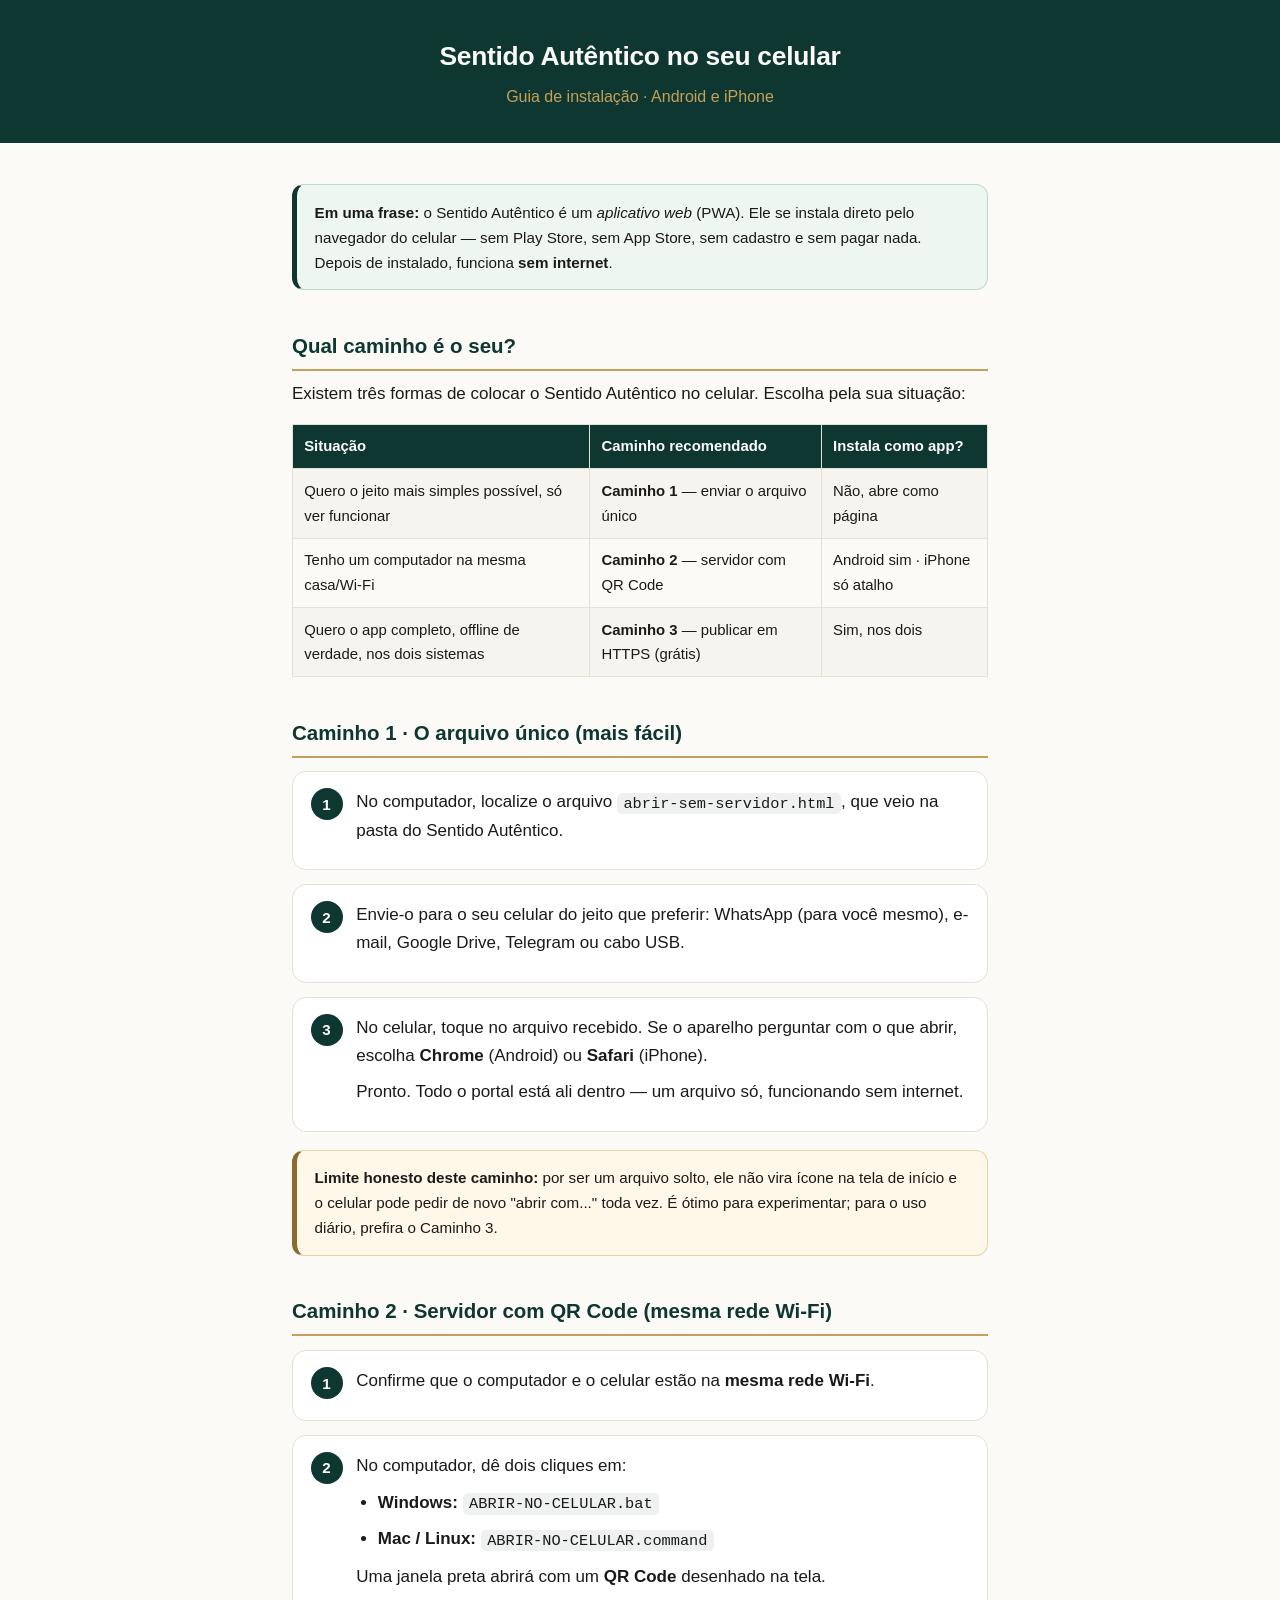
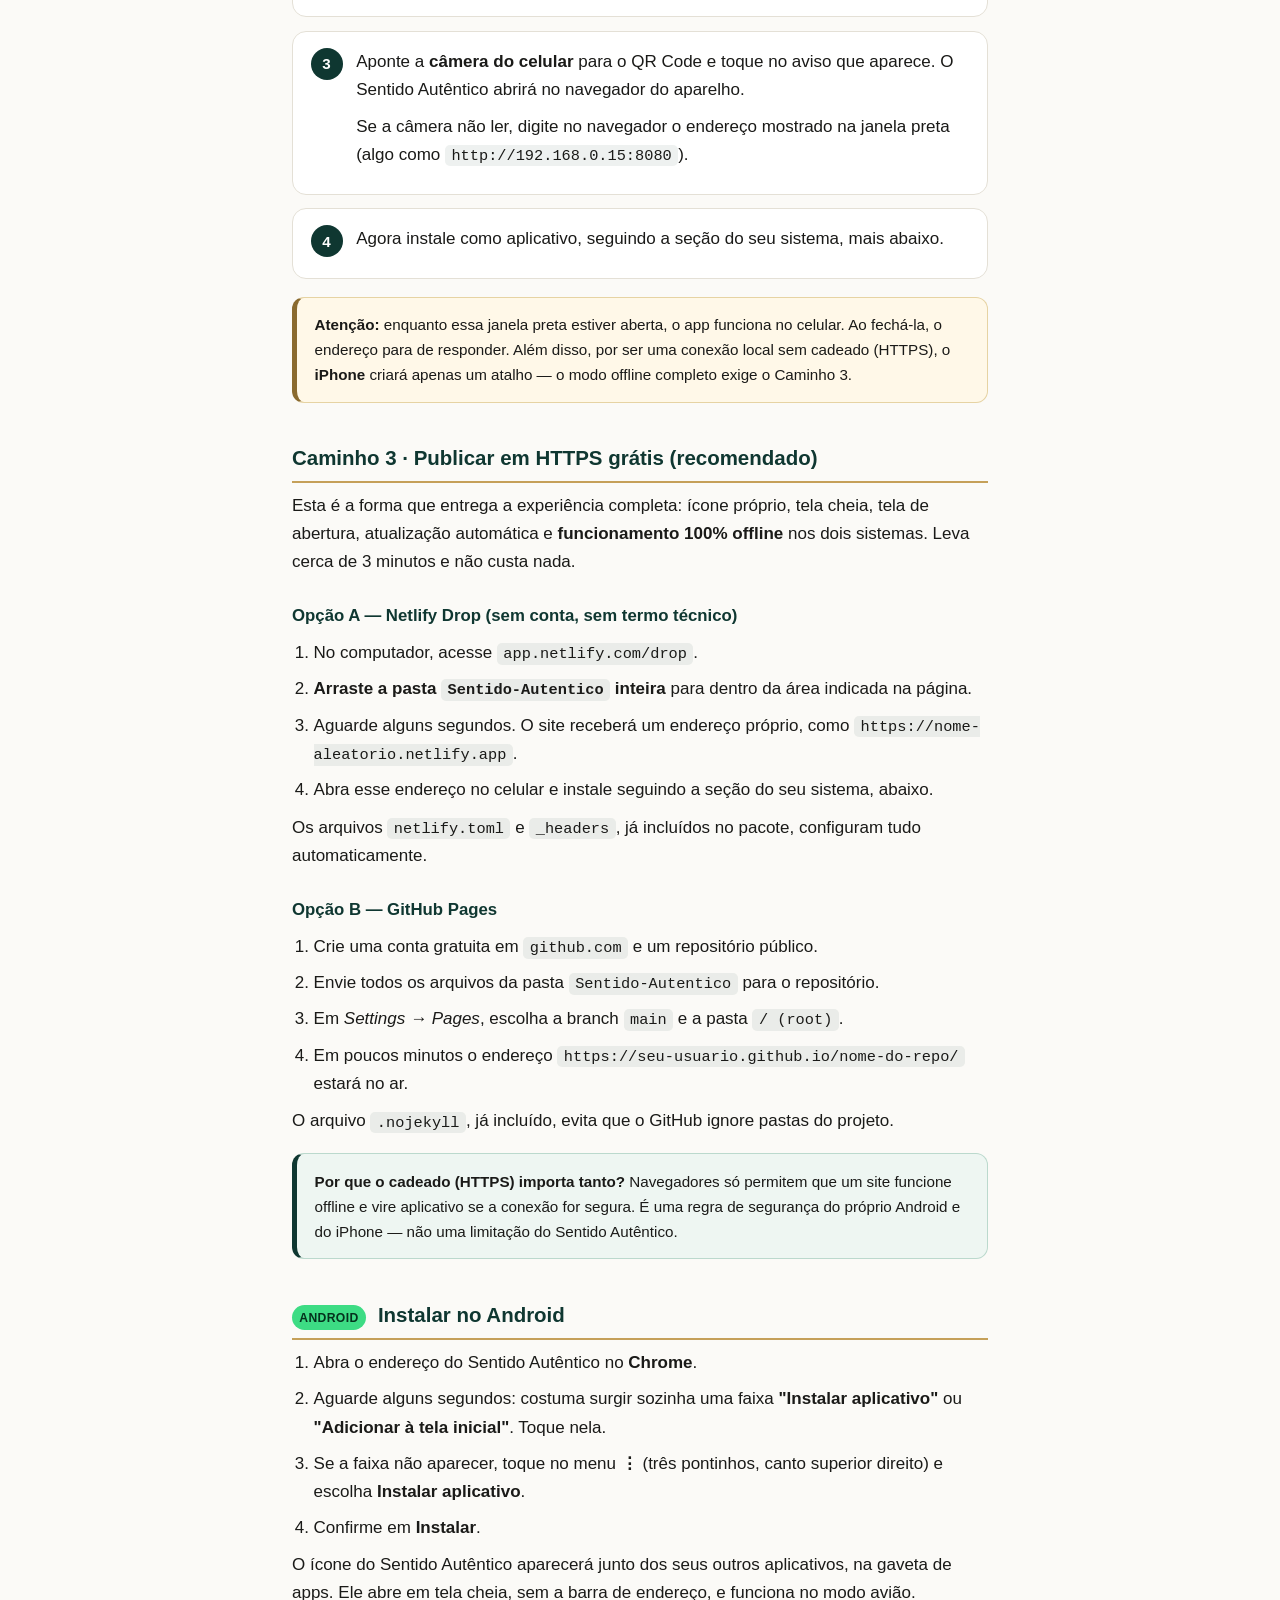
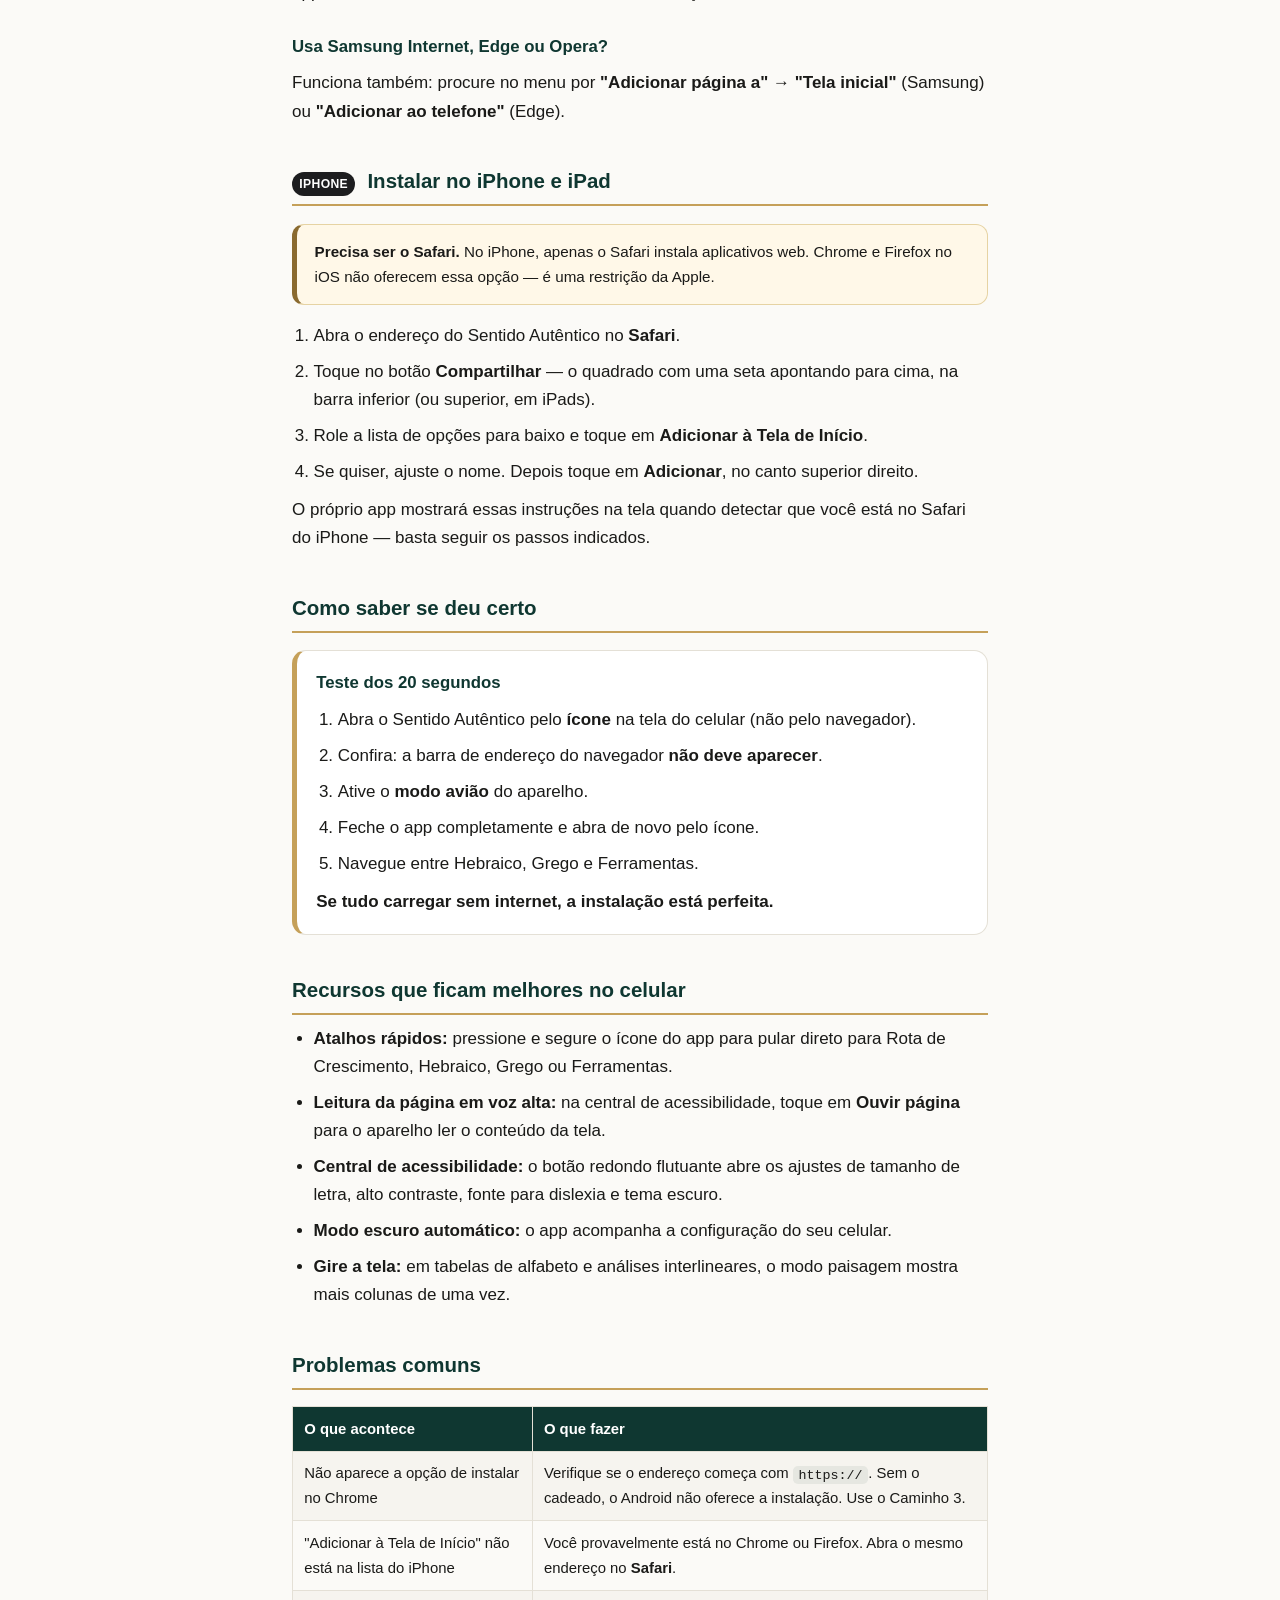
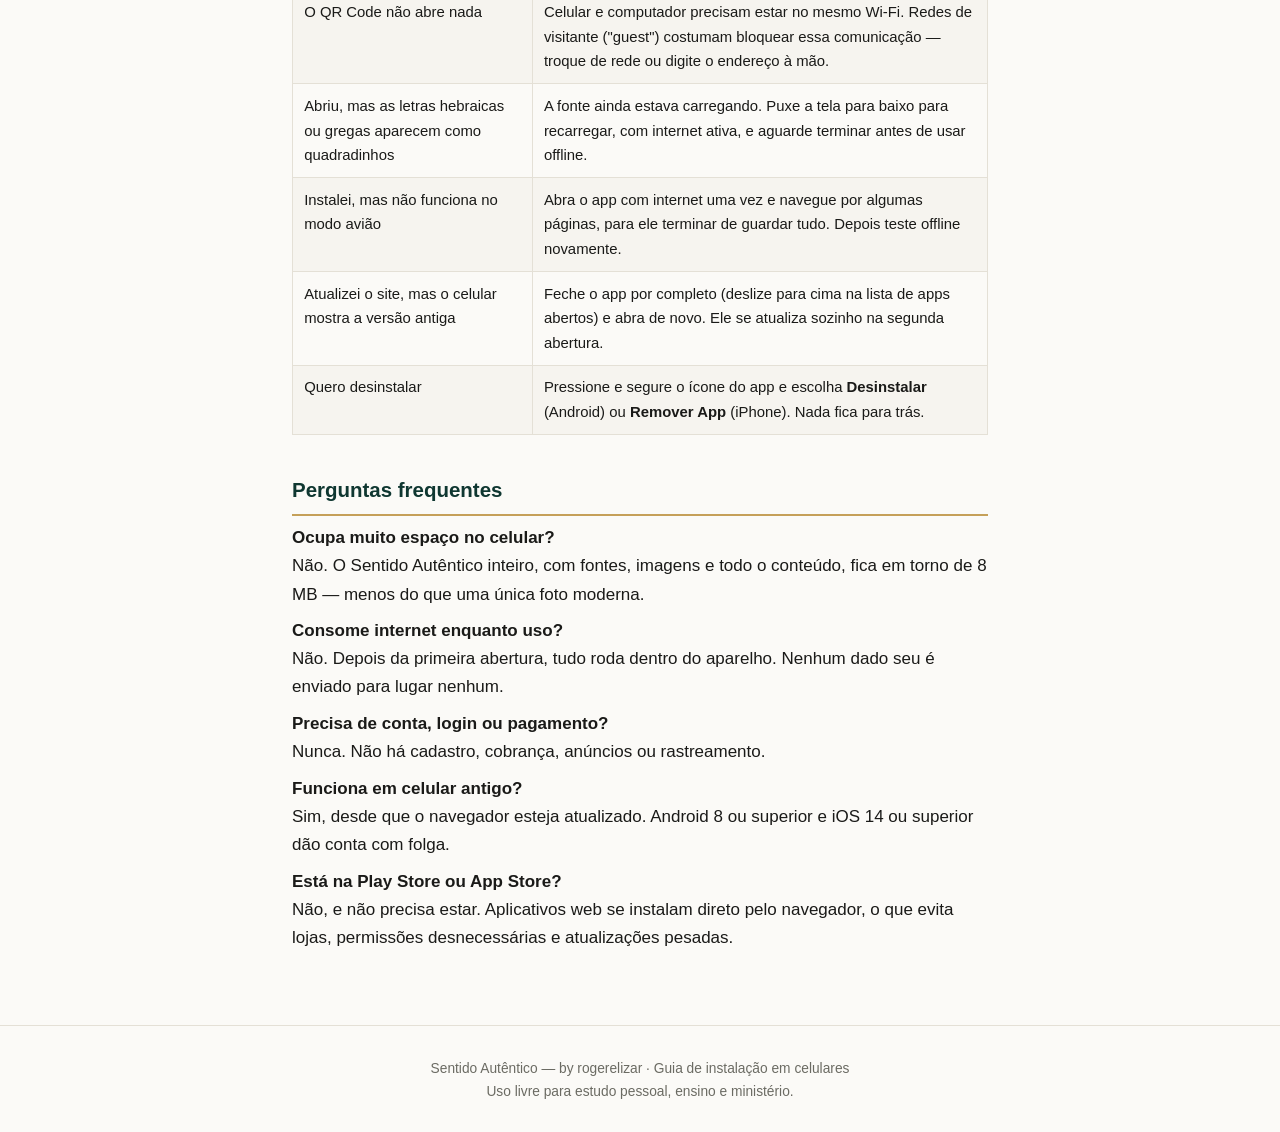
<file: INSTALAR-NO-CELULAR.html>
<!doctype html>
<html lang="pt-BR">
<head>
<meta charset="utf-8">
<meta name="viewport" content="width=device-width, initial-scale=1, viewport-fit=cover">
<title>Sentido Autêntico — Como instalar no celular (Android e iPhone)</title>
<style>
  :root{
    --verde:#0F3731; --verde-esc:#0A2723; --ouro:#C5A059; --ouro-esc:#8A6A2F;
    --papel:#FBFAF7; --tinta:#1A1A18; --suave:#6B6B63; --borda:#E4E0D6;
  }
  *{box-sizing:border-box}
  body{
    margin:0; background:var(--papel); color:var(--tinta);
    font-family:-apple-system,BlinkMacSystemFont,"Segoe UI",Roboto,"Helvetica Neue",Arial,sans-serif;
    line-height:1.65; font-size:17px;
    padding-left:env(safe-area-inset-left); padding-right:env(safe-area-inset-right);
  }
  header{
    background:var(--verde); color:var(--papel);
    padding:calc(2.2rem + env(safe-area-inset-top)) 1.25rem 2rem; text-align:center;
  }
  header h1{margin:0 0 .35rem; font-size:1.65rem; font-weight:700; letter-spacing:-.01em}
  header p{margin:0; color:var(--ouro); font-size:1rem}
  main{max-width:46rem; margin:0 auto; padding:1.5rem 1.25rem 4rem}
  h2{
    color:var(--verde); font-size:1.28rem; margin:2.4rem 0 .5rem;
    padding-bottom:.4rem; border-bottom:2px solid var(--ouro);
  }
  h3{color:var(--verde); font-size:1.05rem; margin:1.6rem 0 .4rem}
  p{margin:.55rem 0}
  ol,ul{padding-left:1.35rem; margin:.6rem 0}
  li{margin:.5rem 0}
  code{background:rgba(15,55,49,.07); padding:.12em .42em; border-radius:5px; font-size:.9em}
  .cartao{
    background:#fff; border:1px solid var(--borda); border-left:5px solid var(--ouro);
    border-radius:14px; padding:1.1rem 1.2rem; margin:1.1rem 0;
  }
  .cartao h3{margin-top:0}
  .aviso{
    background:#FFF8E8; border:1px solid #E6D3A3; border-left:5px solid var(--ouro-esc);
    border-radius:12px; padding:.9rem 1.1rem; margin:1.1rem 0; font-size:.95rem;
  }
  .ok{background:#EEF6F2; border-color:#BBD9CD; border-left-color:var(--verde)}
  .rota{
    display:flex; gap:.85rem; align-items:flex-start;
    background:#fff; border:1px solid var(--borda); border-radius:14px;
    padding:1rem 1.1rem; margin:.85rem 0;
  }
  .num{
    flex:0 0 2rem; height:2rem; border-radius:50%; background:var(--verde); color:#fff;
    display:grid; place-items:center; font-weight:700; font-size:.95rem;
  }
  .rota div p:first-child{margin-top:0}
  table{width:100%; border-collapse:collapse; margin:1rem 0; font-size:.93rem; display:block; overflow-x:auto}
  th,td{border:1px solid var(--borda); padding:.6rem .7rem; text-align:left; vertical-align:top}
  th{background:var(--verde); color:#fff; font-weight:600}
  tr:nth-child(even) td{background:#F6F4EF}
  .selo{
    display:inline-block; background:var(--verde); color:#fff; font-size:.76rem;
    font-weight:700; padding:.18em .6em; border-radius:99px; margin-right:.4rem;
    text-transform:uppercase; letter-spacing:.03em;
  }
  .selo.ios{background:#1d1d1f}
  .selo.and{background:#3DDC84; color:#04301c}
  footer{
    text-align:center; color:var(--suave); font-size:.86rem;
    padding:2rem 1.25rem calc(2rem + env(safe-area-inset-bottom)); border-top:1px solid var(--borda);
  }
  @media(prefers-color-scheme:dark){
    body{background:#12100E; color:#E9E6DE}
    .cartao,.rota{background:#1A1816; border-color:#332F28}
    th{background:var(--verde-esc)}
    tr:nth-child(even) td{background:#1F1C19}
    td{border-color:#332F28}
    .aviso{background:#241F12; border-color:#5C4A22}
    .ok{background:#13211C; border-color:#2A4A3E}
    code{background:rgba(255,255,255,.08)}
    h2,h3{color:var(--ouro)}
  }
</style>
</head>
<body>

<header>
  <h1>Sentido Autêntico no seu celular</h1>
  <p>Guia de instalação · Android e iPhone</p>
</header>

<main>

<div class="aviso ok">
  <strong>Em uma frase:</strong> o Sentido Autêntico é um <em>aplicativo web</em> (PWA). Ele se instala
  direto pelo navegador do celular — sem Play Store, sem App Store, sem cadastro e sem pagar nada.
  Depois de instalado, funciona <strong>sem internet</strong>.
</div>

<h2>Qual caminho é o seu?</h2>

<p>Existem três formas de colocar o Sentido Autêntico no celular. Escolha pela sua situação:</p>

<table>
  <tr><th>Situação</th><th>Caminho recomendado</th><th>Instala como app?</th></tr>
  <tr>
    <td>Quero o jeito mais simples possível, só ver funcionar</td>
    <td><strong>Caminho 1</strong> — enviar o arquivo único</td>
    <td>Não, abre como página</td>
  </tr>
  <tr>
    <td>Tenho um computador na mesma casa/Wi-Fi</td>
    <td><strong>Caminho 2</strong> — servidor com QR Code</td>
    <td>Android sim · iPhone só atalho</td>
  </tr>
  <tr>
    <td>Quero o app completo, offline de verdade, nos dois sistemas</td>
    <td><strong>Caminho 3</strong> — publicar em HTTPS (grátis)</td>
    <td>Sim, nos dois</td>
  </tr>
</table>

<h2>Caminho 1 · O arquivo único (mais fácil)</h2>

<div class="rota">
  <div class="num">1</div>
  <div>
    <p>No computador, localize o arquivo <code>abrir-sem-servidor.html</code>, que veio na pasta
    do Sentido Autêntico.</p>
  </div>
</div>
<div class="rota">
  <div class="num">2</div>
  <div>
    <p>Envie-o para o seu celular do jeito que preferir: WhatsApp (para você mesmo), e-mail,
    Google Drive, Telegram ou cabo USB.</p>
  </div>
</div>
<div class="rota">
  <div class="num">3</div>
  <div>
    <p>No celular, toque no arquivo recebido. Se o aparelho perguntar com o que abrir,
    escolha <strong>Chrome</strong> (Android) ou <strong>Safari</strong> (iPhone).</p>
    <p>Pronto. Todo o portal está ali dentro — um arquivo só, funcionando sem internet.</p>
  </div>
</div>

<div class="aviso">
  <strong>Limite honesto deste caminho:</strong> por ser um arquivo solto, ele não vira ícone
  na tela de início e o celular pode pedir de novo "abrir com..." toda vez. É ótimo para
  experimentar; para o uso diário, prefira o Caminho 3.
</div>

<h2>Caminho 2 · Servidor com QR Code (mesma rede Wi-Fi)</h2>

<div class="rota">
  <div class="num">1</div>
  <div>
    <p>Confirme que o computador e o celular estão na <strong>mesma rede Wi-Fi</strong>.</p>
  </div>
</div>
<div class="rota">
  <div class="num">2</div>
  <div>
    <p>No computador, dê dois cliques em:</p>
    <ul>
      <li><strong>Windows:</strong> <code>ABRIR-NO-CELULAR.bat</code></li>
      <li><strong>Mac / Linux:</strong> <code>ABRIR-NO-CELULAR.command</code></li>
    </ul>
    <p>Uma janela preta abrirá com um <strong>QR Code</strong> desenhado na tela.</p>
  </div>
</div>
<div class="rota">
  <div class="num">3</div>
  <div>
    <p>Aponte a <strong>câmera do celular</strong> para o QR Code e toque no aviso que aparece.
    O Sentido Autêntico abrirá no navegador do aparelho.</p>
    <p>Se a câmera não ler, digite no navegador o endereço mostrado na janela preta
    (algo como <code>http://192.168.0.15:8080</code>).</p>
  </div>
</div>
<div class="rota">
  <div class="num">4</div>
  <div>
    <p>Agora instale como aplicativo, seguindo a seção do seu sistema, mais abaixo.</p>
  </div>
</div>

<div class="aviso">
  <strong>Atenção:</strong> enquanto essa janela preta estiver aberta, o app funciona no celular.
  Ao fechá-la, o endereço para de responder. Além disso, por ser uma conexão local sem cadeado
  (HTTPS), o <strong>iPhone</strong> criará apenas um atalho — o modo offline completo exige o Caminho 3.
</div>

<h2>Caminho 3 · Publicar em HTTPS grátis (recomendado)</h2>

<p>Esta é a forma que entrega a experiência completa: ícone próprio, tela cheia, tela de
abertura, atualização automática e <strong>funcionamento 100% offline</strong> nos dois sistemas.
Leva cerca de 3 minutos e não custa nada.</p>

<h3>Opção A — Netlify Drop (sem conta, sem termo técnico)</h3>
<ol>
  <li>No computador, acesse <code>app.netlify.com/drop</code>.</li>
  <li><strong>Arraste a pasta <code>Sentido-Autentico</code> inteira</strong> para dentro da área indicada na página.</li>
  <li>Aguarde alguns segundos. O site receberá um endereço próprio, como
      <code>https://nome-aleatorio.netlify.app</code>.</li>
  <li>Abra esse endereço no celular e instale seguindo a seção do seu sistema, abaixo.</li>
</ol>
<p>Os arquivos <code>netlify.toml</code> e <code>_headers</code>, já incluídos no pacote, configuram
tudo automaticamente.</p>

<h3>Opção B — GitHub Pages</h3>
<ol>
  <li>Crie uma conta gratuita em <code>github.com</code> e um repositório público.</li>
  <li>Envie todos os arquivos da pasta <code>Sentido-Autentico</code> para o repositório.</li>
  <li>Em <em>Settings → Pages</em>, escolha a branch <code>main</code> e a pasta <code>/ (root)</code>.</li>
  <li>Em poucos minutos o endereço <code>https://seu-usuario.github.io/nome-do-repo/</code> estará no ar.</li>
</ol>
<p>O arquivo <code>.nojekyll</code>, já incluído, evita que o GitHub ignore pastas do projeto.</p>

<div class="aviso ok">
  <strong>Por que o cadeado (HTTPS) importa tanto?</strong> Navegadores só permitem que um site
  funcione offline e vire aplicativo se a conexão for segura. É uma regra de segurança do
  próprio Android e do iPhone — não uma limitação do Sentido Autêntico.
</div>

<h2><span class="selo and">Android</span> Instalar no Android</h2>

<ol>
  <li>Abra o endereço do Sentido Autêntico no <strong>Chrome</strong>.</li>
  <li>Aguarde alguns segundos: costuma surgir sozinha uma faixa
      <strong>"Instalar aplicativo"</strong> ou <strong>"Adicionar à tela inicial"</strong>. Toque nela.</li>
  <li>Se a faixa não aparecer, toque no menu <strong>⋮</strong> (três pontinhos, canto superior direito)
      e escolha <strong>Instalar aplicativo</strong>.</li>
  <li>Confirme em <strong>Instalar</strong>.</li>
</ol>
<p>O ícone do Sentido Autêntico aparecerá junto dos seus outros aplicativos, na gaveta de apps.
Ele abre em tela cheia, sem a barra de endereço, e funciona no modo avião.</p>

<h3>Usa Samsung Internet, Edge ou Opera?</h3>
<p>Funciona também: procure no menu por <strong>"Adicionar página a" → "Tela inicial"</strong>
(Samsung) ou <strong>"Adicionar ao telefone"</strong> (Edge).</p>

<h2><span class="selo ios">iPhone</span> Instalar no iPhone e iPad</h2>

<div class="aviso">
  <strong>Precisa ser o Safari.</strong> No iPhone, apenas o Safari instala aplicativos web.
  Chrome e Firefox no iOS não oferecem essa opção — é uma restrição da Apple.
</div>

<ol>
  <li>Abra o endereço do Sentido Autêntico no <strong>Safari</strong>.</li>
  <li>Toque no botão <strong>Compartilhar</strong> — o quadrado com uma seta apontando para cima,
      na barra inferior (ou superior, em iPads).</li>
  <li>Role a lista de opções para baixo e toque em
      <strong>Adicionar à Tela de Início</strong>.</li>
  <li>Se quiser, ajuste o nome. Depois toque em <strong>Adicionar</strong>, no canto superior direito.</li>
</ol>
<p>O próprio app mostrará essas instruções na tela quando detectar que você está no Safari
do iPhone — basta seguir os passos indicados.</p>

<h2>Como saber se deu certo</h2>

<div class="cartao">
  <h3>Teste dos 20 segundos</h3>
  <ol>
    <li>Abra o Sentido Autêntico pelo <strong>ícone</strong> na tela do celular (não pelo navegador).</li>
    <li>Confira: a barra de endereço do navegador <strong>não deve aparecer</strong>.</li>
    <li>Ative o <strong>modo avião</strong> do aparelho.</li>
    <li>Feche o app completamente e abra de novo pelo ícone.</li>
    <li>Navegue entre Hebraico, Grego e Ferramentas.</li>
  </ol>
  <p style="margin-bottom:0"><strong>Se tudo carregar sem internet, a instalação está perfeita.</strong></p>
</div>

<h2>Recursos que ficam melhores no celular</h2>

<ul>
  <li><strong>Atalhos rápidos:</strong> pressione e segure o ícone do app para pular direto
      para Rota de Crescimento, Hebraico, Grego ou Ferramentas.</li>
  <li><strong>Leitura da página em voz alta:</strong> na central de acessibilidade, toque em
      <strong>Ouvir página</strong> para o aparelho ler o conteúdo da tela.</li>
  <li><strong>Central de acessibilidade:</strong> o botão redondo flutuante abre os ajustes de
      tamanho de letra, alto contraste, fonte para dislexia e tema escuro.</li>
  <li><strong>Modo escuro automático:</strong> o app acompanha a configuração do seu celular.</li>
  <li><strong>Gire a tela:</strong> em tabelas de alfabeto e análises interlineares, o modo
      paisagem mostra mais colunas de uma vez.</li>
</ul>

<h2>Problemas comuns</h2>

<table>
  <tr><th>O que acontece</th><th>O que fazer</th></tr>
  <tr>
    <td>Não aparece a opção de instalar no Chrome</td>
    <td>Verifique se o endereço começa com <code>https://</code>. Sem o cadeado, o Android não
        oferece a instalação. Use o Caminho 3.</td>
  </tr>
  <tr>
    <td>"Adicionar à Tela de Início" não está na lista do iPhone</td>
    <td>Você provavelmente está no Chrome ou Firefox. Abra o mesmo endereço no
        <strong>Safari</strong>.</td>
  </tr>
  <tr>
    <td>O QR Code não abre nada</td>
    <td>Celular e computador precisam estar no mesmo Wi-Fi. Redes de visitante
        ("guest") costumam bloquear essa comunicação — troque de rede ou digite o
        endereço à mão.</td>
  </tr>
  <tr>
    <td>Abriu, mas as letras hebraicas ou gregas aparecem como quadradinhos</td>
    <td>A fonte ainda estava carregando. Puxe a tela para baixo para recarregar, com
        internet ativa, e aguarde terminar antes de usar offline.</td>
  </tr>
  <tr>
    <td>Instalei, mas não funciona no modo avião</td>
    <td>Abra o app com internet uma vez e navegue por algumas páginas, para ele terminar de
        guardar tudo. Depois teste offline novamente.</td>
  </tr>
  <tr>
    <td>Atualizei o site, mas o celular mostra a versão antiga</td>
    <td>Feche o app por completo (deslize para cima na lista de apps abertos) e abra de novo.
        Ele se atualiza sozinho na segunda abertura.</td>
  </tr>
  <tr>
    <td>Quero desinstalar</td>
    <td>Pressione e segure o ícone do app e escolha <strong>Desinstalar</strong> (Android) ou
        <strong>Remover App</strong> (iPhone). Nada fica para trás.</td>
  </tr>
</table>

<h2>Perguntas frequentes</h2>

<p><strong>Ocupa muito espaço no celular?</strong><br>
Não. O Sentido Autêntico inteiro, com fontes, imagens e todo o conteúdo, fica em torno de 8 MB —
menos do que uma única foto moderna.</p>

<p><strong>Consome internet enquanto uso?</strong><br>
Não. Depois da primeira abertura, tudo roda dentro do aparelho. Nenhum dado seu é enviado
para lugar nenhum.</p>

<p><strong>Precisa de conta, login ou pagamento?</strong><br>
Nunca. Não há cadastro, cobrança, anúncios ou rastreamento.</p>

<p><strong>Funciona em celular antigo?</strong><br>
Sim, desde que o navegador esteja atualizado. Android 8 ou superior e iOS 14 ou superior
dão conta com folga.</p>

<p><strong>Está na Play Store ou App Store?</strong><br>
Não, e não precisa estar. Aplicativos web se instalam direto pelo navegador, o que evita
lojas, permissões desnecessárias e atualizações pesadas.</p>

</main>

<footer>
  Sentido Autêntico — by rogerelizar · Guia de instalação em celulares<br>
  Uso livre para estudo pessoal, ensino e ministério.
</footer>

</body>
</html>
</file>
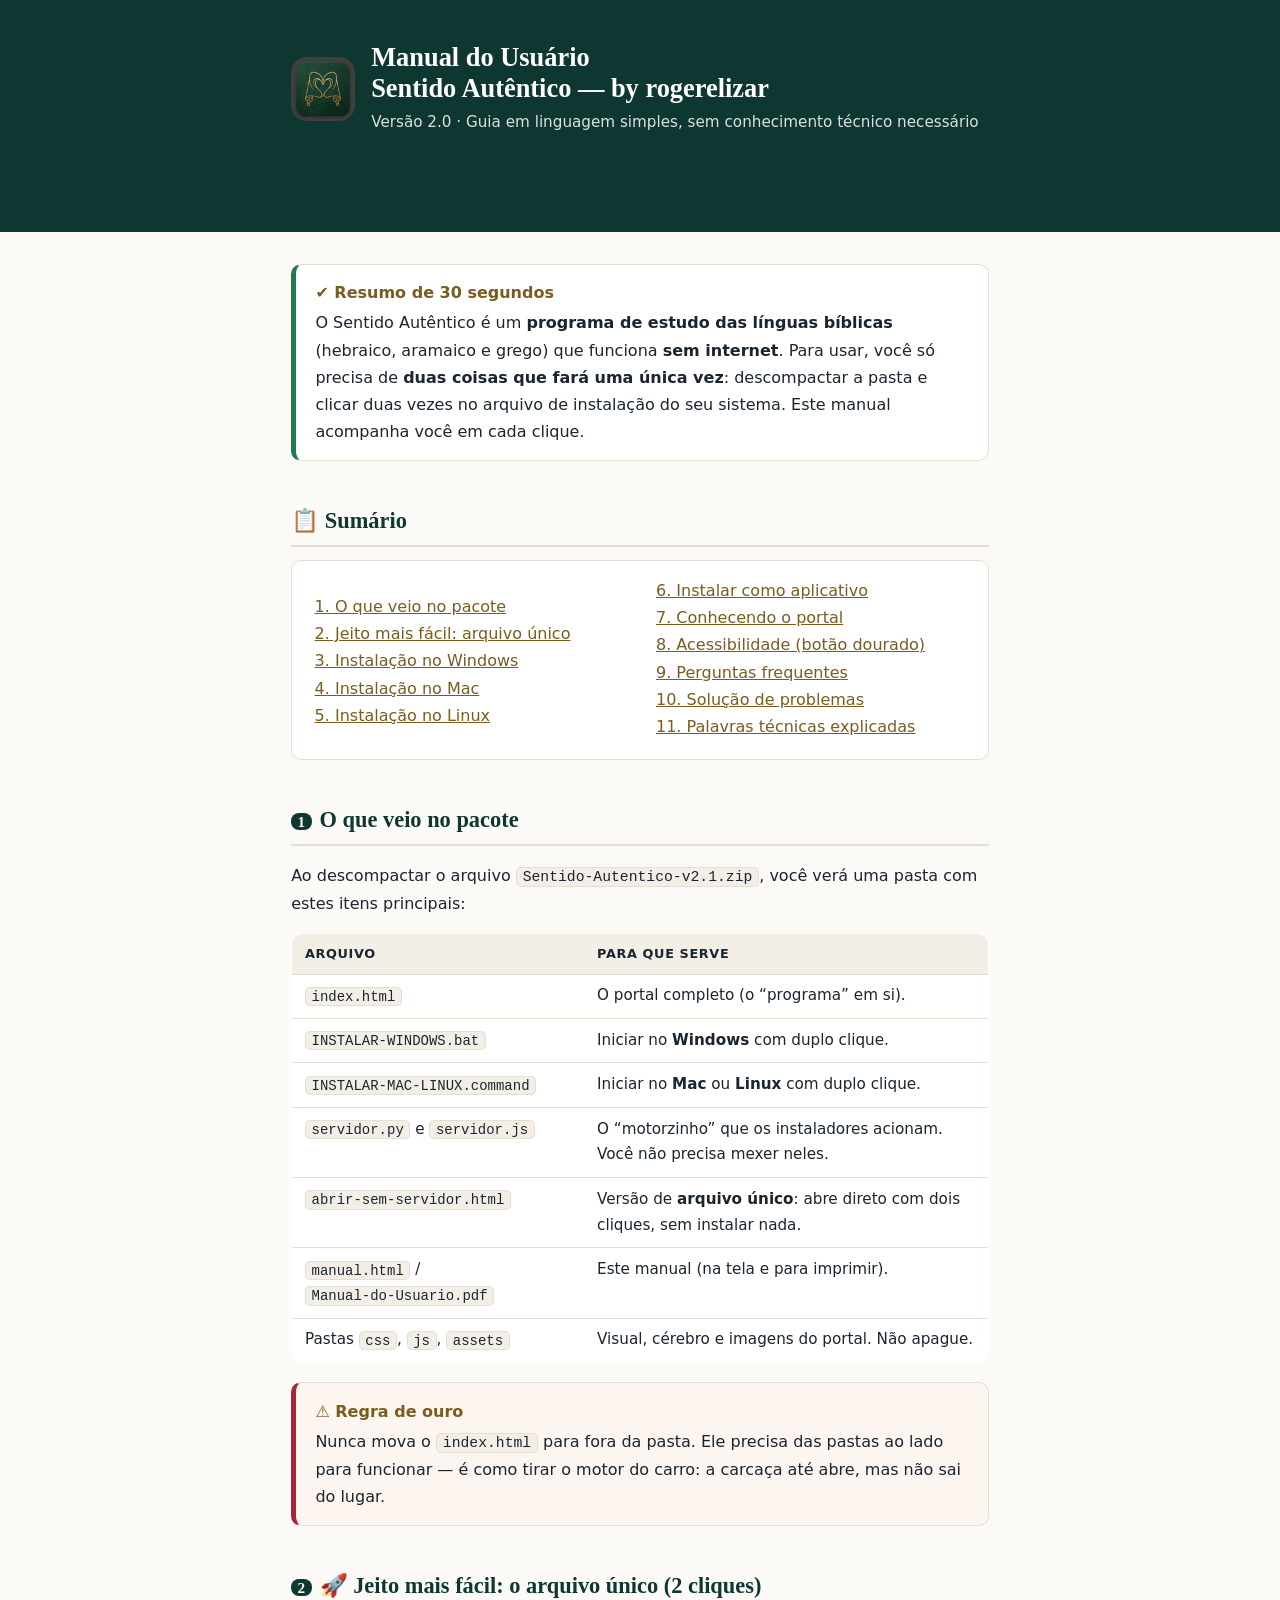
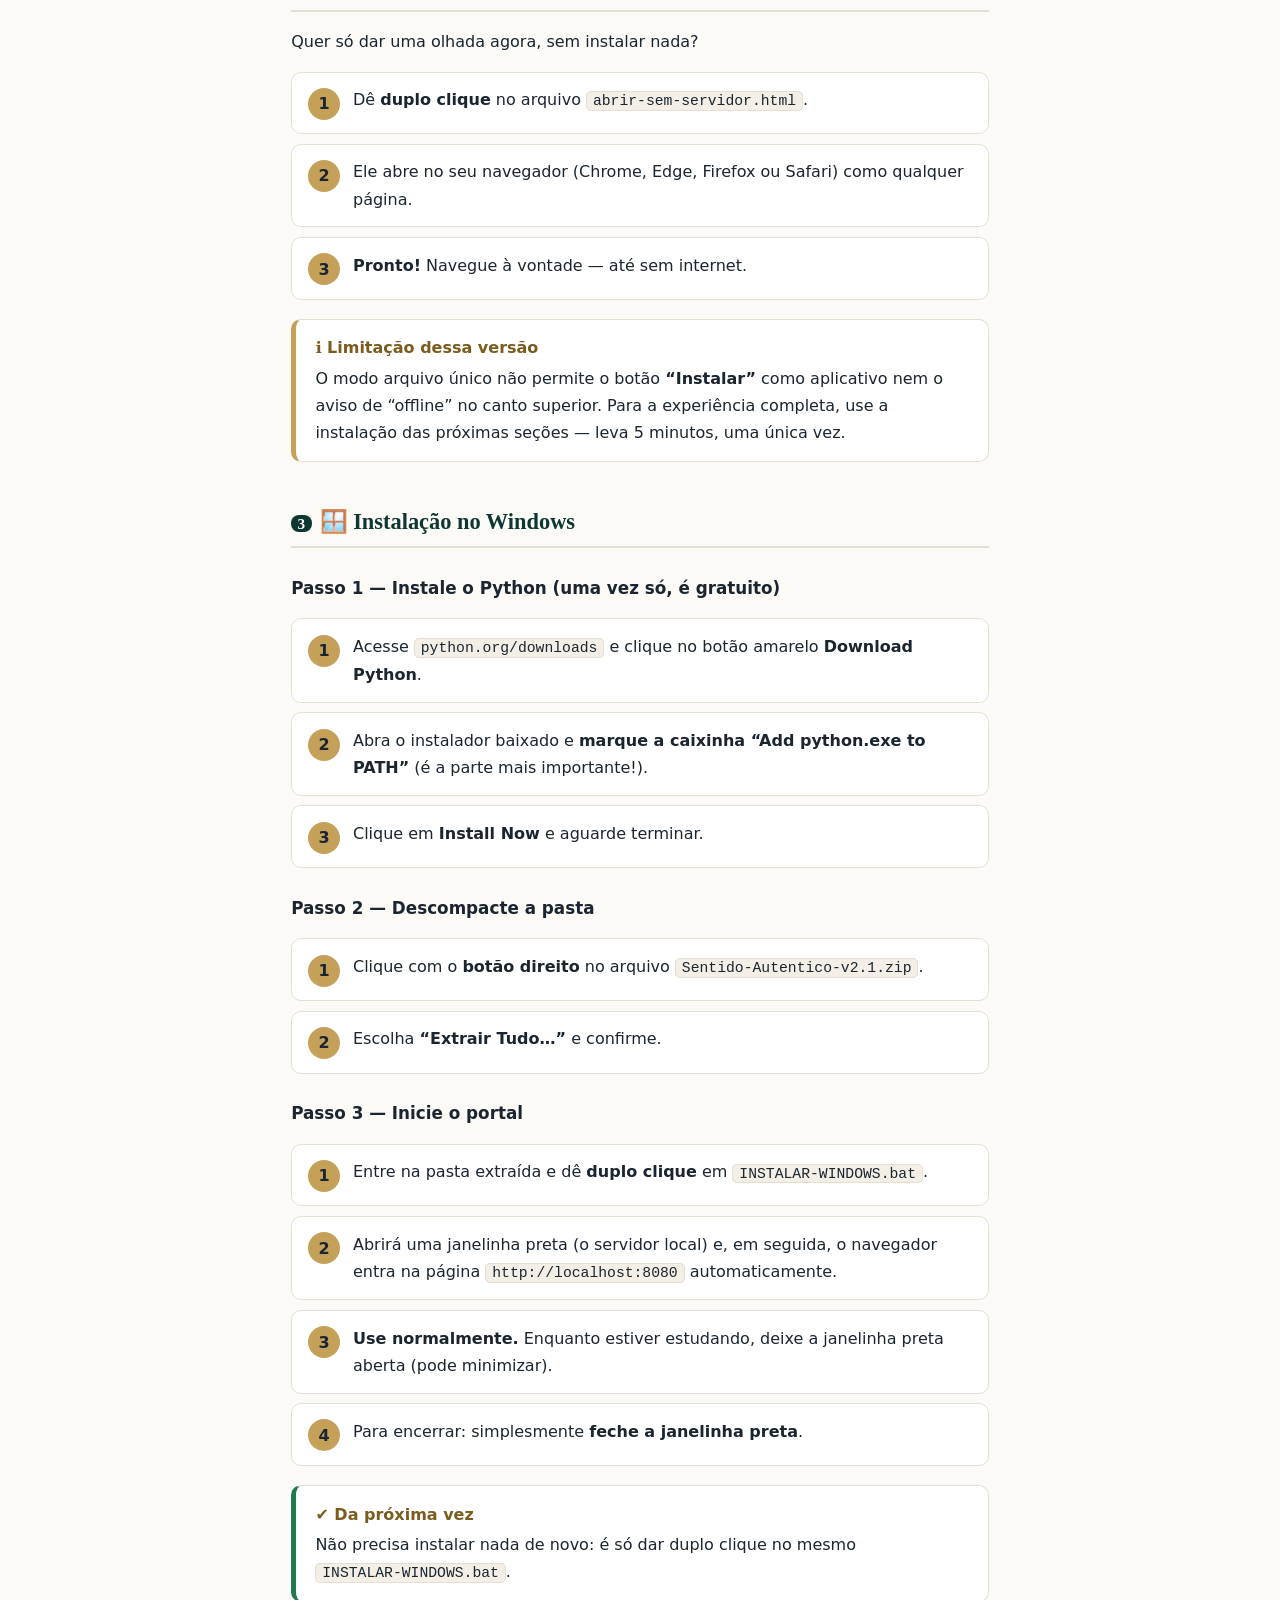
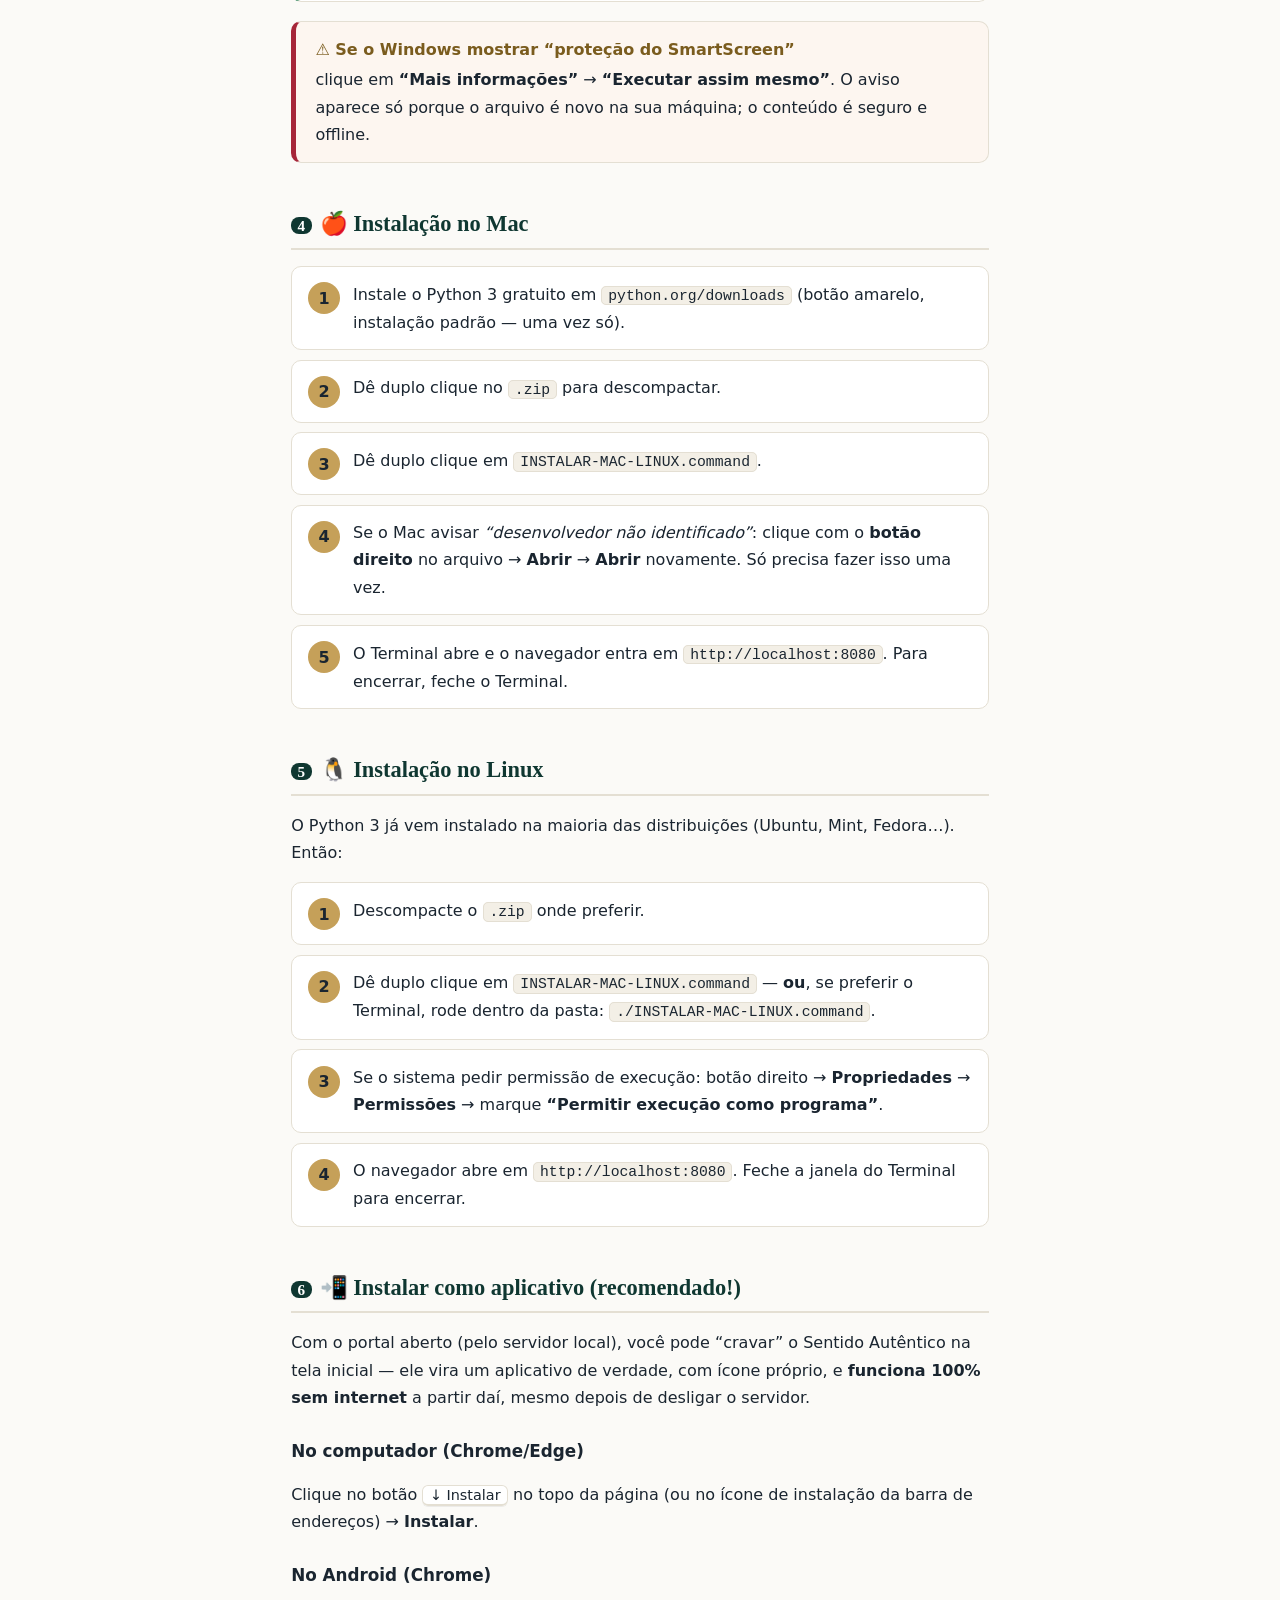
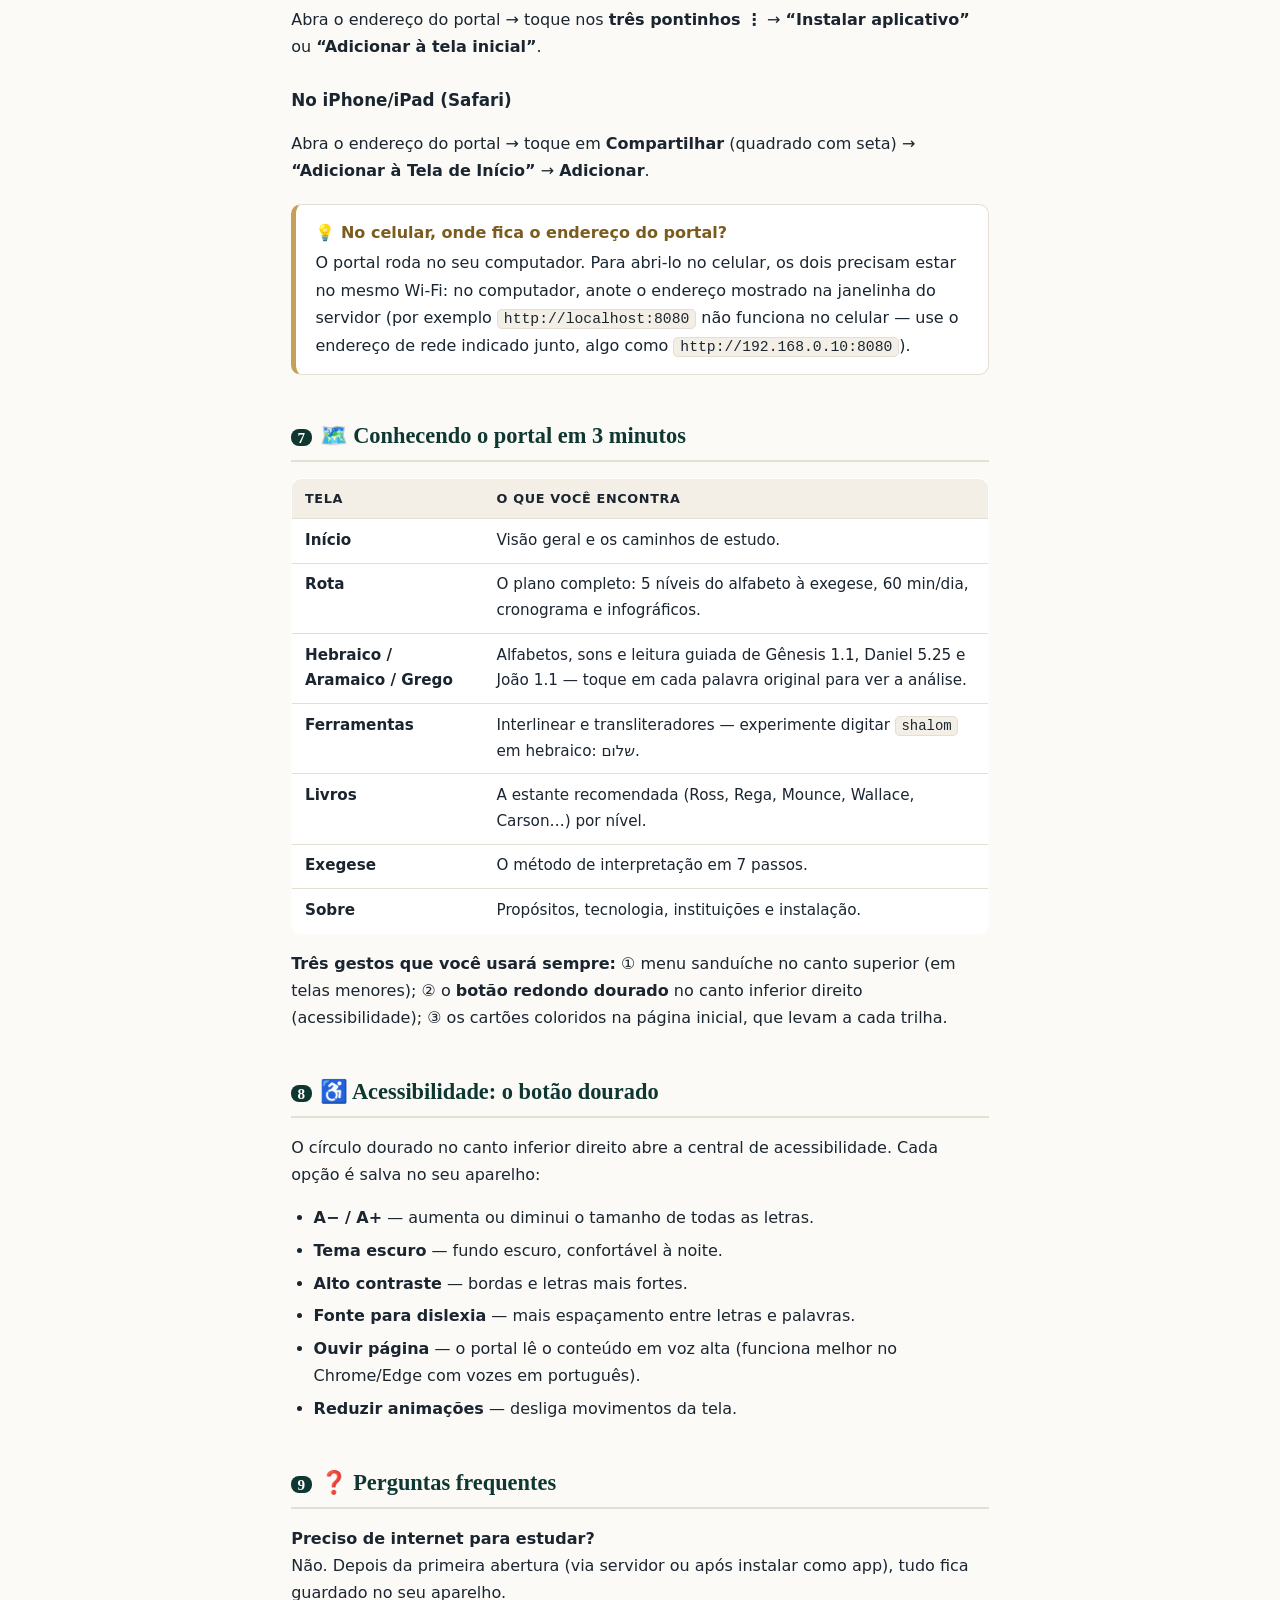
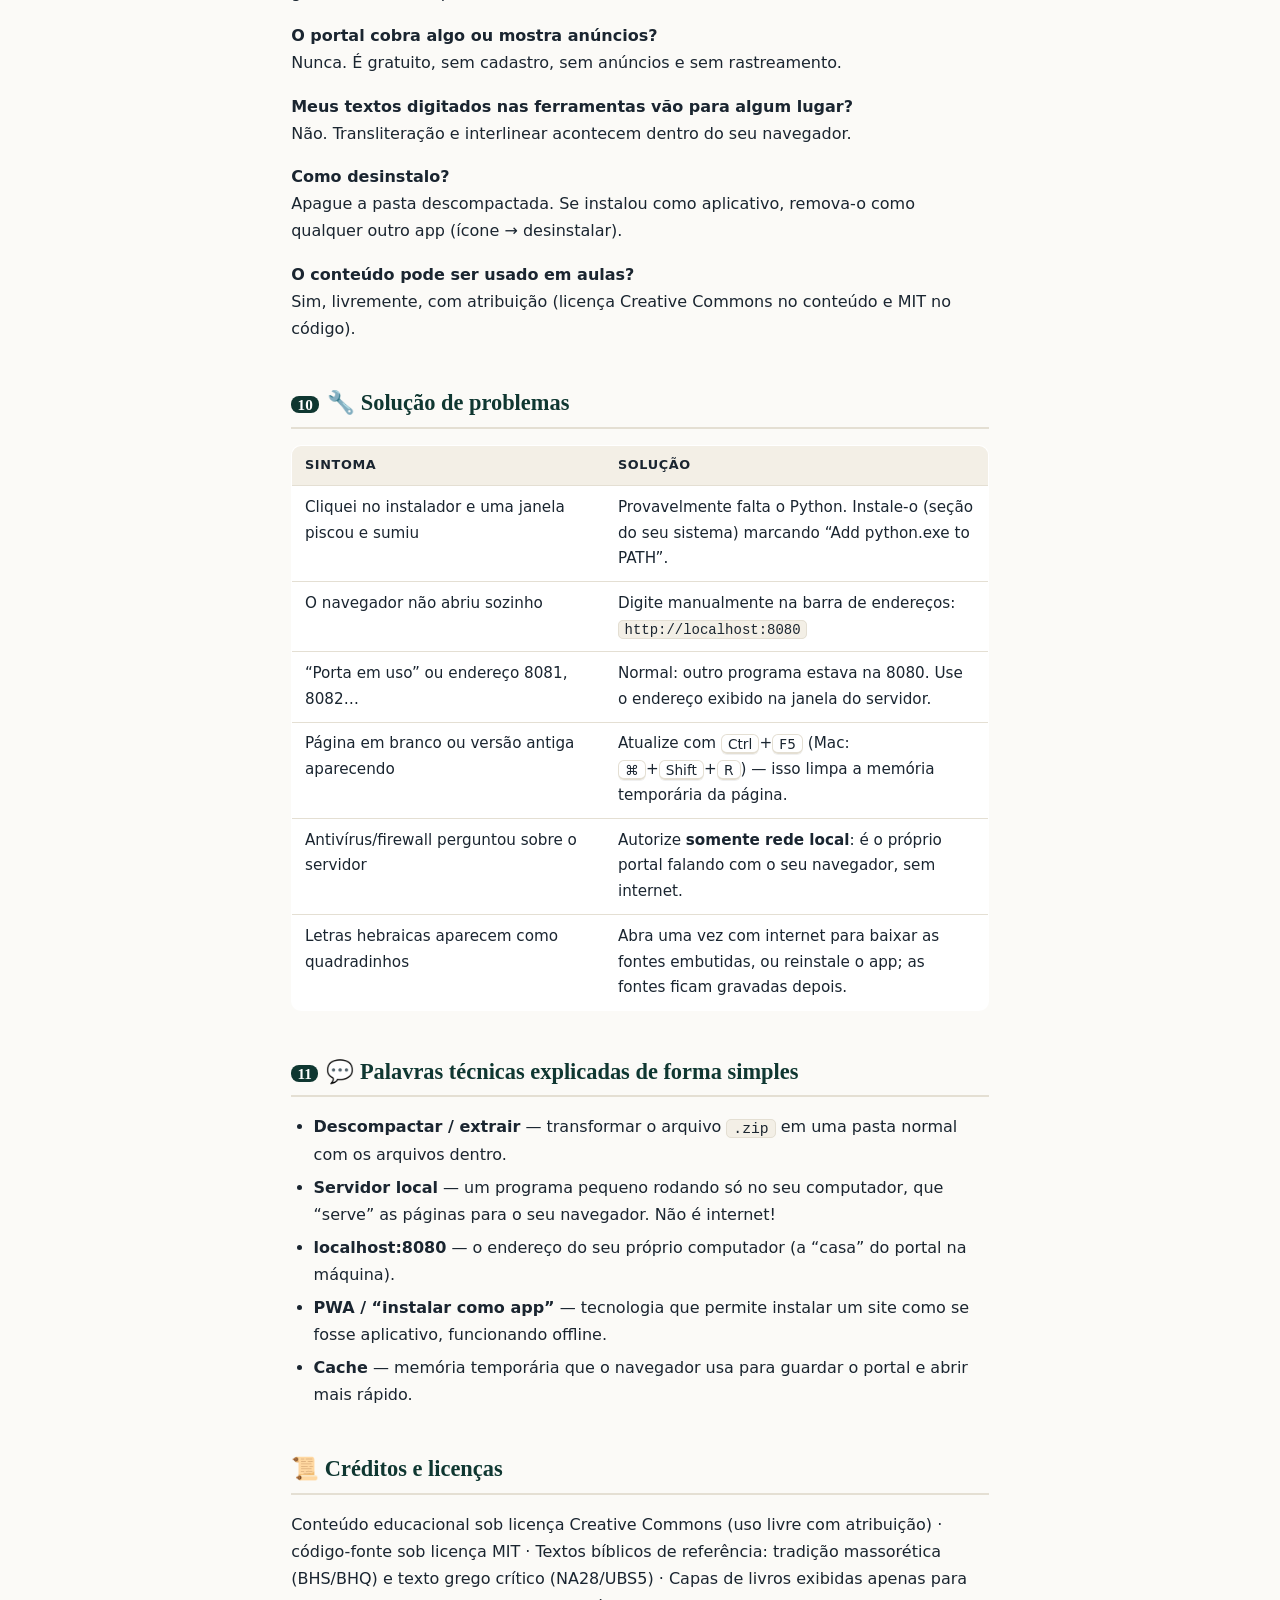
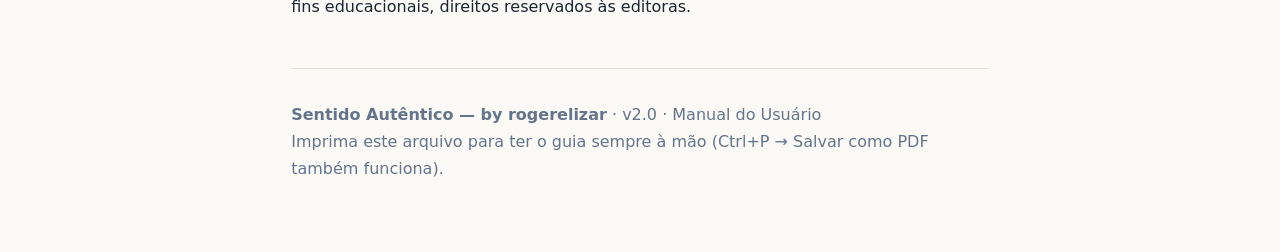
<file: manual.html>
<!doctype html>
<html lang="pt-BR">
<head>
<meta charset="utf-8">
<meta name="viewport" content="width=device-width, initial-scale=1">
<title>Manual do Usuário · Sentido Autêntico — by rogerelizar</title>
<style>
  :root{--gold:#C5A059;--gold-ink:#7A5C1E;--green:#0F3731;--ink:#1A2530;--mut:#64748B;--soft:#F3EFE6;--bord:#E4DFD3;--paper:#FBFAF7}
  *{box-sizing:border-box}
  body{margin:0;font-family:system-ui,-apple-system,"Segoe UI",Roboto,Arial,sans-serif;line-height:1.7;color:var(--ink);background:var(--paper)}
  .wrap{max-width:46rem;margin:0 auto;padding:0 1.2rem 4rem}
  header.cab{background:var(--green);color:#fff;padding:2.6rem 0 2rem;margin-bottom:2rem}
  header.cab .wrap{display:flex;gap:1rem;align-items:center}
  header.cab img{width:64px;height:64px;border-radius:16px}
  header.cab h1{margin:0;font-size:1.65rem;font-family:Georgia,serif;line-height:1.2}
  header.cab p{margin:.3rem 0 0;opacity:.85;font-size:.95rem}
  h2{font-family:Georgia,serif;color:var(--green);border-bottom:2px solid var(--bord);padding-bottom:.3rem;margin:2.6rem 0 .8rem;font-size:1.4rem}
  h2 .num{background:var(--green);color:#fff;border-radius:8px;padding:0 .4rem;margin-right:.5rem;font-size:.95rem}
  h3{margin:1.6rem 0 .4rem;font-size:1.05rem}
  p,li{font-size:1rem}
  ul,ol{padding-left:1.4rem}
  li+li{margin-top:.35rem}
  code{font-family:ui-monospace,Consolas,monospace;background:var(--soft);border:1px solid var(--bord);border-radius:5px;padding:.05em .4em;font-size:.92em;white-space:nowrap}
  .box{border:1px solid var(--bord);border-left:5px solid var(--gold);background:#fff;border-radius:10px;padding:.9rem 1.2rem;margin:1.2rem 0}
  .box.ok{border-left-color:#1F7A4D}
  .box.warn{border-left-color:#A62639;background:#FDF6F0}
  .box b.t{display:block;color:var(--gold-ink);margin-bottom:.2rem}
  .steps{counter-reset:s;list-style:none;padding:0}
  .steps>li{counter-increment:s;display:grid;grid-template-columns:auto 1fr;gap:.8rem;background:#fff;border:1px solid var(--bord);border-radius:10px;padding:.85rem 1rem;margin:.6rem 0}
  .steps>li::before{content:counter(s);background:var(--gold);color:#1A2530;font-weight:700;width:2rem;height:2rem;border-radius:50%;display:grid;place-items:center;margin-top:.1rem}
  table{border-collapse:collapse;width:100%;margin:1rem 0;background:#fff;border:1px solid var(--bord);border-radius:10px;overflow:hidden}
  th,td{padding:.55rem .8rem;text-align:left;border-bottom:1px solid var(--bord);font-size:.95rem;vertical-align:top}
  th{background:var(--soft);font-size:.8rem;text-transform:uppercase;letter-spacing:.05em}
  .kbd{border:1px solid var(--bord);border-bottom-width:2px;border-radius:6px;padding:.05em .45em;background:#fff;font-family:inherit;font-size:.9em;box-shadow:0 1px 0 rgba(0,0,0,.06)}
  footer.rod{margin-top:3rem;border-top:1px solid var(--bord);padding-top:1rem;color:var(--mut);font-size:.85rem}
  .toc{columns:2;column-gap:2rem;background:#fff;border:1px solid var(--bord);border-radius:10px;padding:1rem 1.4rem}
  .toc a{color:var(--gold-ink)}
  figure{margin:1.4rem 0;text-align:center}
  figure img{max-width:100%;border:1px solid var(--bord);border-radius:10px}
  figcaption{font-size:.85rem;color:var(--mut);margin-top:.4rem}
  @media print{header.cab{-webkit-print-color-adjust:exact;print-color-adjust:exact}h2{break-after:avoid}.box,figure,li{break-inside:avoid}}
</style>
</head>
<body>
<header class="cab">
  <div class="wrap">
    <img src="assets/icons/icon-192.png" alt="Ícone do Sentido Autêntico">
    <div>
      <h1>Manual do Usuário<br>Sentido Autêntico — by rogerelizar</h1>
      <p>Versão 2.0 · Guia em linguagem simples, sem conhecimento técnico necessário</p>
    </div>
  </div>
</header>

<div class="wrap">

<div class="box ok">
  <b class="t">✔ Resumo de 30 segundos</b>
  O Sentido Autêntico é um <b>programa de estudo das línguas bíblicas</b> (hebraico, aramaico e grego) que funciona <b>sem internet</b>. Para usar, você só precisa de <b>duas coisas que fará uma única vez</b>: descompactar a pasta e clicar duas vezes no arquivo de instalação do seu sistema. Este manual acompanha você em cada clique.
</div>

<h2 id="sumario">📋 Sumário</h2>
<nav class="toc">
  <p><a href="#sec1">1. O que veio no pacote</a><br>
  <a href="#sec2">2. Jeito mais fácil: arquivo único</a><br>
  <a href="#sec3">3. Instalação no Windows</a><br>
  <a href="#sec4">4. Instalação no Mac</a><br>
  <a href="#sec5">5. Instalação no Linux</a><br>
  <a href="#sec6">6. Instalar como aplicativo</a><br>
  <a href="#sec7">7. Conhecendo o portal</a><br>
  <a href="#sec8">8. Acessibilidade (botão dourado)</a><br>
  <a href="#sec9">9. Perguntas frequentes</a><br>
  <a href="#sec10">10. Solução de problemas</a><br>
  <a href="#sec11">11. Palavras técnicas explicadas</a></p>
</nav>

<h2 id="sec1"><span class="num">1</span>O que veio no pacote</h2>
<p>Ao descompactar o arquivo <code>Sentido-Autentico-v2.1.zip</code>, você verá uma pasta com estes itens principais:</p>
<table>
  <tr><th style="width:42%">Arquivo</th><th>Para que serve</th></tr>
  <tr><td><code>index.html</code></td><td>O portal completo (o “programa” em si).</td></tr>
  <tr><td><code>INSTALAR-WINDOWS.bat</code></td><td>Iniciar no <b>Windows</b> com duplo clique.</td></tr>
  <tr><td><code>INSTALAR-MAC-LINUX.command</code></td><td>Iniciar no <b>Mac</b> ou <b>Linux</b> com duplo clique.</td></tr>
  <tr><td><code>servidor.py</code> e <code>servidor.js</code></td><td>O “motorzinho” que os instaladores acionam. Você não precisa mexer neles.</td></tr>
  <tr><td><code>abrir-sem-servidor.html</code></td><td>Versão de <b>arquivo único</b>: abre direto com dois cliques, sem instalar nada.</td></tr>
  <tr><td><code>manual.html</code> / <code>Manual-do-Usuario.pdf</code></td><td>Este manual (na tela e para imprimir).</td></tr>
  <tr><td>Pastas <code>css</code>, <code>js</code>, <code>assets</code></td><td>Visual, cérebro e imagens do portal. Não apague.</td></tr>
</table>
<div class="box warn"><b class="t">⚠ Regra de ouro</b> Nunca mova o <code>index.html</code> para fora da pasta. Ele precisa das pastas ao lado para funcionar — é como tirar o motor do carro: a carcaça até abre, mas não sai do lugar.</div>

<h2 id="sec2"><span class="num">2</span>🚀 Jeito mais fácil: o arquivo único (2 cliques)</h2>
<p>Quer só dar uma olhada agora, sem instalar nada?</p>
<ol class="steps">
  <li><div>Dê <b>duplo clique</b> no arquivo <code>abrir-sem-servidor.html</code>.</div></li>
  <li><div>Ele abre no seu navegador (Chrome, Edge, Firefox ou Safari) como qualquer página.</div></li>
  <li><div><b>Pronto!</b> Navegue à vontade — até sem internet.</div></li>
</ol>
<div class="box"><b class="t">ℹ Limitação dessa versão</b> O modo arquivo único não permite o botão <b>“Instalar”</b> como aplicativo nem o aviso de “offline” no canto superior. Para a experiência completa, use a instalação das próximas seções — leva 5 minutos, uma única vez.</div>

<h2 id="sec3"><span class="num">3</span>🪟 Instalação no Windows</h2>
<h3>Passo 1 — Instale o Python (uma vez só, é gratuito)</h3>
<ol class="steps">
  <li><div>Acesse <code>python.org/downloads</code> e clique no botão amarelo <b>Download Python</b>.</div></li>
  <li><div>Abra o instalador baixado e <b>marque a caixinha “Add python.exe to PATH”</b> (é a parte mais importante!).</div></li>
  <li><div>Clique em <b>Install Now</b> e aguarde terminar.</div></li>
</ol>
<h3>Passo 2 — Descompacte a pasta</h3>
<ol class="steps">
  <li><div>Clique com o <b>botão direito</b> no arquivo <code>Sentido-Autentico-v2.1.zip</code>.</div></li>
  <li><div>Escolha <b>“Extrair Tudo…”</b> e confirme.</div></li>
</ol>
<h3>Passo 3 — Inicie o portal</h3>
<ol class="steps">
  <li><div>Entre na pasta extraída e dê <b>duplo clique</b> em <code>INSTALAR-WINDOWS.bat</code>.</div></li>
  <li><div>Abrirá uma janelinha preta (o servidor local) e, em seguida, o navegador entra na página <code>http://localhost:8080</code> automaticamente.</div></li>
  <li><div><b>Use normalmente.</b> Enquanto estiver estudando, deixe a janelinha preta aberta (pode minimizar).</div></li>
  <li><div>Para encerrar: simplesmente <b>feche a janelinha preta</b>.</div></li>
</ol>
<div class="box ok"><b class="t">✔ Da próxima vez</b> Não precisa instalar nada de novo: é só dar duplo clique no mesmo <code>INSTALAR-WINDOWS.bat</code>.</div>
<div class="box warn"><b class="t">⚠ Se o Windows mostrar “proteção do SmartScreen”</b> clique em <b>“Mais informações”</b> → <b>“Executar assim mesmo”</b>. O aviso aparece só porque o arquivo é novo na sua máquina; o conteúdo é seguro e offline.</div>

<h2 id="sec4"><span class="num">4</span>🍎 Instalação no Mac</h2>
<ol class="steps">
  <li><div>Instale o Python 3 gratuito em <code>python.org/downloads</code> (botão amarelo, instalação padrão — uma vez só).</div></li>
  <li><div>Dê duplo clique no <code>.zip</code> para descompactar.</div></li>
  <li><div>Dê duplo clique em <code>INSTALAR-MAC-LINUX.command</code>.</div></li>
  <li><div>Se o Mac avisar <i>“desenvolvedor não identificado”</i>: clique com o <b>botão direito</b> no arquivo → <b>Abrir</b> → <b>Abrir</b> novamente. Só precisa fazer isso uma vez.</div></li>
  <li><div>O Terminal abre e o navegador entra em <code>http://localhost:8080</code>. Para encerrar, feche o Terminal.</div></li>
</ol>

<h2 id="sec5"><span class="num">5</span>🐧 Instalação no Linux</h2>
<p>O Python 3 já vem instalado na maioria das distribuições (Ubuntu, Mint, Fedora…). Então:</p>
<ol class="steps">
  <li><div>Descompacte o <code>.zip</code> onde preferir.</div></li>
  <li><div>Dê duplo clique em <code>INSTALAR-MAC-LINUX.command</code> — <b>ou</b>, se preferir o Terminal, rode dentro da pasta: <code>./INSTALAR-MAC-LINUX.command</code>.</div></li>
  <li><div>Se o sistema pedir permissão de execução: botão direito → <b>Propriedades</b> → <b>Permissões</b> → marque <b>“Permitir execução como programa”</b>.</div></li>
  <li><div>O navegador abre em <code>http://localhost:8080</code>. Feche a janela do Terminal para encerrar.</div></li>
</ol>

<h2 id="sec6"><span class="num">6</span>📲 Instalar como aplicativo (recomendado!)</h2>
<p>Com o portal aberto (pelo servidor local), você pode “cravar” o Sentido Autêntico na tela inicial — ele vira um aplicativo de verdade, com ícone próprio, e <b>funciona 100% sem internet</b> a partir daí, mesmo depois de desligar o servidor.</p>
<h3>No computador (Chrome/Edge)</h3>
<p>Clique no botão <span class="kbd">↓ Instalar</span> no topo da página (ou no ícone de instalação da barra de endereços) → <b>Instalar</b>.</p>
<h3>No Android (Chrome)</h3>
<p>Abra o endereço do portal → toque nos <b>três pontinhos ⋮</b> → <b>“Instalar aplicativo”</b> ou <b>“Adicionar à tela inicial”</b>.</p>
<h3>No iPhone/iPad (Safari)</h3>
<p>Abra o endereço do portal → toque em <b>Compartilhar</b> (quadrado com seta) → <b>“Adicionar à Tela de Início”</b> → <b>Adicionar</b>.</p>
<div class="box"><b class="t">💡 No celular, onde fica o endereço do portal?</b> O portal roda no seu computador. Para abri-lo no celular, os dois precisam estar no mesmo Wi-Fi: no computador, anote o endereço mostrado na janelinha do servidor (por exemplo <code>http://localhost:8080</code> não funciona no celular — use o endereço de rede indicado junto, algo como <code>http://192.168.0.10:8080</code>).</div>

<h2 id="sec7"><span class="num">7</span>🗺️ Conhecendo o portal em 3 minutos</h2>
<table>
  <tr><th>Tela</th><th>O que você encontra</th></tr>
  <tr><td><b>Início</b></td><td>Visão geral e os caminhos de estudo.</td></tr>
  <tr><td><b>Rota</b></td><td>O plano completo: 5 níveis do alfabeto à exegese, 60 min/dia, cronograma e infográficos.</td></tr>
  <tr><td><b>Hebraico / Aramaico / Grego</b></td><td>Alfabetos, sons e leitura guiada de Gênesis 1.1, Daniel 5.25 e João 1.1 — toque em cada palavra original para ver a análise.</td></tr>
  <tr><td><b>Ferramentas</b></td><td>Interlinear e transliteradores — experimente digitar <code>shalom</code> em hebraico: שלום.</td></tr>
  <tr><td><b>Livros</b></td><td>A estante recomendada (Ross, Rega, Mounce, Wallace, Carson…) por nível.</td></tr>
  <tr><td><b>Exegese</b></td><td>O método de interpretação em 7 passos.</td></tr>
  <tr><td><b>Sobre</b></td><td>Propósitos, tecnologia, instituições e instalação.</td></tr>
</table>
<p><b>Três gestos que você usará sempre:</b> ① menu sanduíche no canto superior (em telas menores); ② o <b>botão redondo dourado</b> no canto inferior direito (acessibilidade); ③ os cartões coloridos na página inicial, que levam a cada trilha.</p>

<h2 id="sec8"><span class="num">8</span>♿ Acessibilidade: o botão dourado</h2>
<p>O círculo dourado no canto inferior direito abre a central de acessibilidade. Cada opção é salva no seu aparelho:</p>
<ul>
  <li><b>A− / A+</b> — aumenta ou diminui o tamanho de todas as letras.</li>
  <li><b>Tema escuro</b> — fundo escuro, confortável à noite.</li>
  <li><b>Alto contraste</b> — bordas e letras mais fortes.</li>
  <li><b>Fonte para dislexia</b> — mais espaçamento entre letras e palavras.</li>
  <li><b>Ouvir página</b> — o portal lê o conteúdo em voz alta (funciona melhor no Chrome/Edge com vozes em português).</li>
  <li><b>Reduzir animações</b> — desliga movimentos da tela.</li>
</ul>

<h2 id="sec9"><span class="num">9</span>❓ Perguntas frequentes</h2>
<p><b>Preciso de internet para estudar?</b><br>Não. Depois da primeira abertura (via servidor ou após instalar como app), tudo fica guardado no seu aparelho.</p>
<p><b>O portal cobra algo ou mostra anúncios?</b><br>Nunca. É gratuito, sem cadastro, sem anúncios e sem rastreamento.</p>
<p><b>Meus textos digitados nas ferramentas vão para algum lugar?</b><br>Não. Transliteração e interlinear acontecem dentro do seu navegador.</p>
<p><b>Como desinstalo?</b><br>Apague a pasta descompactada. Se instalou como aplicativo, remova-o como qualquer outro app (ícone → desinstalar).</p>
<p><b>O conteúdo pode ser usado em aulas?</b><br>Sim, livremente, com atribuição (licença Creative Commons no conteúdo e MIT no código).</p>

<h2 id="sec10"><span class="num">10</span>🔧 Solução de problemas</h2>
<table>
  <tr><th style="width:45%">Sintoma</th><th>Solução</th></tr>
  <tr><td>Cliquei no instalador e uma janela piscou e sumiu</td><td>Provavelmente falta o Python. Instale-o (seção do seu sistema) marcando “Add python.exe to PATH”.</td></tr>
  <tr><td>O navegador não abriu sozinho</td><td>Digite manualmente na barra de endereços: <code>http://localhost:8080</code></td></tr>
  <tr><td>“Porta em uso” ou endereço 8081, 8082…</td><td>Normal: outro programa estava na 8080. Use o endereço exibido na janela do servidor.</td></tr>
  <tr><td>Página em branco ou versão antiga aparecendo</td><td>Atualize com <span class="kbd">Ctrl</span>+<span class="kbd">F5</span> (Mac: <span class="kbd">⌘</span>+<span class="kbd">Shift</span>+<span class="kbd">R</span>) — isso limpa a memória temporária da página.</td></tr>
  <tr><td>Antivírus/firewall perguntou sobre o servidor</td><td>Autorize <b>somente rede local</b>: é o próprio portal falando com o seu navegador, sem internet.</td></tr>
  <tr><td>Letras hebraicas aparecem como quadradinhos</td><td>Abra uma vez com internet para baixar as fontes embutidas, ou reinstale o app; as fontes ficam gravadas depois.</td></tr>
</table>

<h2 id="sec11"><span class="num">11</span>💬 Palavras técnicas explicadas de forma simples</h2>
<ul>
  <li><b>Descompactar / extrair</b> — transformar o arquivo <code>.zip</code> em uma pasta normal com os arquivos dentro.</li>
  <li><b>Servidor local</b> — um programa pequeno rodando só no seu computador, que “serve” as páginas para o seu navegador. Não é internet!</li>
  <li><b>localhost:8080</b> — o endereço do seu próprio computador (a “casa” do portal na máquina).</li>
  <li><b>PWA / “instalar como app”</b> — tecnologia que permite instalar um site como se fosse aplicativo, funcionando offline.</li>
  <li><b>Cache</b> — memória temporária que o navegador usa para guardar o portal e abrir mais rápido.</li>
</ul>

<h2>📜 Créditos e licenças</h2>
<p>Conteúdo educacional sob licença Creative Commons (uso livre com atribuição) · código-fonte sob licença MIT · Textos bíblicos de referência: tradição massorética (BHS/BHQ) e texto grego crítico (NA28/UBS5) · Capas de livros exibidas apenas para fins educacionais, direitos reservados às editoras.</p>

<footer class="rod">
  <p><b>Sentido Autêntico — by rogerelizar</b> · v2.0 · Manual do Usuário<br>
  Imprima este arquivo para ter o guia sempre à mão (Ctrl+P → Salvar como PDF também funciona).</p>
</footer>

</div>
</body>
</html>
</file>
<file: css/tokens.css>
/* ==========================================================================
   AutenticSense — Design Tokens (css/tokens.css)
   Identidade visual: manuscritos, pedra gravada e editorial moderno.
   ========================================================================== */

:root {
  color-scheme: light;

  /* Superfícies & Papel */
  --osa-paper: #FBFAF7;
  --osa-soft: #F3EFE6;
  --osa-surface: #FFFFFF;
  --osa-surface-raised: #FFFFFF;
  --osa-surface-dim: #EDE8DE;
  --osa-border: #E4DFD3;
  --osa-border-strong: #D6CDB6;

  /* Tinta & Tipografia */
  --osa-ink: #1A2530;
  --osa-ink-secondary: #4A5568;
  --osa-ink-muted: #64748B;
  --osa-ink-light: #FFFFFF;

  /* Ouro institucional */
  --osa-gold: #C5A059;
  --osa-gold-ink: #7A5C1E;
  --osa-gold-ink-hover: #5E4715;
  --osa-gold-soft: #F5EBD8;
  --osa-gold-glow: rgba(197, 160, 89, 0.25);

  /* Tematização por módulo linguístico */
  --osa-portal-green: #0F3731;
  --osa-portal-green-soft: #E3EDEA;
  --osa-hebrew-navy: #102A43;
  --osa-hebrew-navy-soft: #E4ECF4;
  --osa-aramaic-ochre: #8C4B16;
  --osa-aramaic-ochre-soft: #F6EADD;
  --osa-greek-burgundy: #7B1D22;
  --osa-greek-burgundy-soft: #F6E7E7;

  /* Feedback */
  --osa-danger: #A62639;
  --osa-danger-soft: #FBEAEA;
  --osa-ok: #1F7A4D;
  --osa-ok-soft: #E4F3EB;
  --osa-info: #214E8F;
  --osa-info-soft: #E7EFF9;

  /* Vidro & Elevação */
  --osa-glass-bg: rgba(251, 250, 247, 0.88);
  --osa-glass-border: rgba(228, 223, 211, 0.8);
  --osa-glass-blur: blur(12px);
  --osa-shadow-1: 0 1px 3px rgba(26, 37, 48, 0.06);
  --osa-shadow-2: 0 4px 12px rgba(26, 37, 48, 0.08);
  --osa-shadow-3: 0 12px 32px rgba(26, 37, 48, 0.14);
  --osa-radius-sm: 8px;
  --osa-radius-md: 12px;
  --osa-radius-lg: 16px;
  --osa-tap-min: 44px;

  /* Tipografia */
  --osa-font-ui: system-ui, -apple-system, "Segoe UI", Roboto, "Helvetica Neue", Arial, "Noto Sans", sans-serif;
  --osa-font-serif: "Noto Serif", "PT Serif", Georgia, "Times New Roman", serif;
  --osa-font-hebrew: "Noto Serif Hebrew", "SBL Hebrew", "Ezra SIL", "Times New Roman", serif;
  --osa-font-mono: ui-monospace, "SF Mono", "Cascadia Code", Consolas, "Liberation Mono", monospace;
  --osa-fs-scale: 1;

  /* Métricas */
  --osa-container: 72rem;
  --osa-header-h: 64px;
  --osa-focus: #7A5C1E;
  --osa-speed: 220ms;

  /* Camadas */
  --osa-z-header: 50;
  --osa-z-backdrop: 70;
  --osa-z-drawer: 80;
  --osa-z-fab: 90;
}

[data-theme="dark"] {
  color-scheme: dark;
  --osa-paper: #11171D;
  --osa-soft: #18222B;
  --osa-surface: #1E2936;
  --osa-surface-raised: #263342;
  --osa-surface-dim: #131B23;
  --osa-border: #2D3D4E;
  --osa-border-strong: #3D5165;
  --osa-ink: #F1F5F9;
  --osa-ink-secondary: #CBD5E1;
  --osa-ink-muted: #94A3B8;
  --osa-gold: #D4B579;
  --osa-gold-ink: #E2C58A;
  --osa-gold-ink-hover: #EFD9AC;
  --osa-gold-soft: #3A3323;
  --osa-gold-glow: rgba(212, 181, 121, 0.18);
  --osa-portal-green: #6EE7B7;
  --osa-portal-green-soft: #17352E;
  --osa-hebrew-navy: #93C5FD;
  --osa-hebrew-navy-soft: #1B2B40;
  --osa-aramaic-ochre: #E0A56B;
  --osa-aramaic-ochre-soft: #3A2B1B;
  --osa-greek-burgundy: #FCA5A5;
  --osa-greek-burgundy-soft: #3A2224;
  --osa-danger: #F18A9B;
  --osa-danger-soft: #3E2229;
  --osa-ok: #7BD6A4;
  --osa-ok-soft: #17352A;
  --osa-info: #9BBEF0;
  --osa-info-soft: #1B2A3E;
  --osa-glass-bg: rgba(17, 23, 29, 0.88);
  --osa-glass-border: rgba(45, 61, 78, 0.85);
  --osa-shadow-1: 0 1px 3px rgba(0, 0, 0, 0.35);
  --osa-shadow-2: 0 4px 12px rgba(0, 0, 0, 0.4);
  --osa-shadow-3: 0 12px 32px rgba(0, 0, 0, 0.5);
  --osa-focus: #E2C58A;
}

/* Alto contraste (WCAG): bordas e links mais assertivos */
[data-contrast="high"] {
  --osa-border: currentColor;
  --osa-border-strong: currentColor;
}
</file>
<file: css/fonts.css>
/* ==========================================================================
   AutenticSense — Fontes locais (gerado por fetch-fonts.py)
   Auto-hospedado para garantir funcionamento 100% offline.
   ========================================================================== */

/* noto-serif-hebrew · hebrew · normal 400 (17 KB) */
@font-face {
  font-family: 'Noto Serif Hebrew';
  font-style: normal;
  font-weight: 400;
  font-stretch: 100%;
  font-display: swap;
  src: url('../assets/fonts/noto-serif-hebrew-hebrew-normal-400.woff2') format('woff2');
  unicode-range: U+0307-0308, U+0590-05FF, U+200C-2010, U+20AA, U+25CC, U+FB1D-FB4F;
}

/* noto-serif-hebrew · latin · normal 400 (28 KB) */
@font-face {
  font-family: 'Noto Serif Hebrew';
  font-style: normal;
  font-weight: 400;
  font-stretch: 100%;
  font-display: swap;
  src: url('../assets/fonts/noto-serif-hebrew-latin-normal-400.woff2') format('woff2');
  unicode-range: U+0000-00FF, U+0131, U+0152-0153, U+02BB-02BC, U+02C6, U+02DA, U+02DC, U+0304, U+0308, U+0329, U+2000-206F, U+20AC, U+2122, U+2191, U+2193, U+2212, U+2215, U+FEFF, U+FFFD;
}

/* noto-serif-hebrew · hebrew · normal 600 (17 KB) */
@font-face {
  font-family: 'Noto Serif Hebrew';
  font-style: normal;
  font-weight: 600;
  font-stretch: 100%;
  font-display: swap;
  src: url('../assets/fonts/noto-serif-hebrew-hebrew-normal-600.woff2') format('woff2');
  unicode-range: U+0307-0308, U+0590-05FF, U+200C-2010, U+20AA, U+25CC, U+FB1D-FB4F;
}

/* noto-serif-hebrew · latin · normal 600 (28 KB) */
@font-face {
  font-family: 'Noto Serif Hebrew';
  font-style: normal;
  font-weight: 600;
  font-stretch: 100%;
  font-display: swap;
  src: url('../assets/fonts/noto-serif-hebrew-latin-normal-600.woff2') format('woff2');
  unicode-range: U+0000-00FF, U+0131, U+0152-0153, U+02BB-02BC, U+02C6, U+02DA, U+02DC, U+0304, U+0308, U+0329, U+2000-206F, U+20AC, U+2122, U+2191, U+2193, U+2212, U+2215, U+FEFF, U+FFFD;
}

/* noto-serif-hebrew · hebrew · normal 700 (17 KB) */
@font-face {
  font-family: 'Noto Serif Hebrew';
  font-style: normal;
  font-weight: 700;
  font-stretch: 100%;
  font-display: swap;
  src: url('../assets/fonts/noto-serif-hebrew-hebrew-normal-700.woff2') format('woff2');
  unicode-range: U+0307-0308, U+0590-05FF, U+200C-2010, U+20AA, U+25CC, U+FB1D-FB4F;
}

/* noto-serif-hebrew · latin · normal 700 (28 KB) */
@font-face {
  font-family: 'Noto Serif Hebrew';
  font-style: normal;
  font-weight: 700;
  font-stretch: 100%;
  font-display: swap;
  src: url('../assets/fonts/noto-serif-hebrew-latin-normal-700.woff2') format('woff2');
  unicode-range: U+0000-00FF, U+0131, U+0152-0153, U+02BB-02BC, U+02C6, U+02DA, U+02DC, U+0304, U+0308, U+0329, U+2000-206F, U+20AC, U+2122, U+2191, U+2193, U+2212, U+2215, U+FEFF, U+FFFD;
}

/* noto-serif · greek-ext · italic 400 (5 KB) */
@font-face {
  font-family: 'Noto Serif';
  font-style: italic;
  font-weight: 400;
  font-stretch: 100%;
  font-display: swap;
  src: url('../assets/fonts/noto-serif-greek-ext-italic-400.woff2') format('woff2');
  unicode-range: U+1F00-1FFF;
}

/* noto-serif · greek · italic 400 (9 KB) */
@font-face {
  font-family: 'Noto Serif';
  font-style: italic;
  font-weight: 400;
  font-stretch: 100%;
  font-display: swap;
  src: url('../assets/fonts/noto-serif-greek-italic-400.woff2') format('woff2');
  unicode-range: U+0370-0377, U+037A-037F, U+0384-038A, U+038C, U+038E-03A1, U+03A3-03FF;
}

/* noto-serif · latin-ext · italic 400 (65 KB) */
@font-face {
  font-family: 'Noto Serif';
  font-style: italic;
  font-weight: 400;
  font-stretch: 100%;
  font-display: swap;
  src: url('../assets/fonts/noto-serif-latin-ext-italic-400.woff2') format('woff2');
  unicode-range: U+0100-02BA, U+02BD-02C5, U+02C7-02CC, U+02CE-02D7, U+02DD-02FF, U+0304, U+0308, U+0329, U+1D00-1DBF, U+1E00-1E9F, U+1EF2-1EFF, U+2020, U+20A0-20AB, U+20AD-20C0, U+2113, U+2C60-2C7F, U+A720-A7FF;
}

/* noto-serif · latin · italic 400 (15 KB) */
@font-face {
  font-family: 'Noto Serif';
  font-style: italic;
  font-weight: 400;
  font-stretch: 100%;
  font-display: swap;
  src: url('../assets/fonts/noto-serif-latin-italic-400.woff2') format('woff2');
  unicode-range: U+0000-00FF, U+0131, U+0152-0153, U+02BB-02BC, U+02C6, U+02DA, U+02DC, U+0304, U+0308, U+0329, U+2000-206F, U+20AC, U+2122, U+2191, U+2193, U+2212, U+2215, U+FEFF, U+FFFD;
}

/* noto-serif · greek-ext · normal 400 (12 KB) */
@font-face {
  font-family: 'Noto Serif';
  font-style: normal;
  font-weight: 400;
  font-stretch: 100%;
  font-display: swap;
  src: url('../assets/fonts/noto-serif-greek-ext-normal-400.woff2') format('woff2');
  unicode-range: U+1F00-1FFF;
}

/* noto-serif · greek · normal 400 (27 KB) */
@font-face {
  font-family: 'Noto Serif';
  font-style: normal;
  font-weight: 400;
  font-stretch: 100%;
  font-display: swap;
  src: url('../assets/fonts/noto-serif-greek-normal-400.woff2') format('woff2');
  unicode-range: U+0370-0377, U+037A-037F, U+0384-038A, U+038C, U+038E-03A1, U+03A3-03FF;
}

/* noto-serif · latin-ext · normal 400 (182 KB) */
@font-face {
  font-family: 'Noto Serif';
  font-style: normal;
  font-weight: 400;
  font-stretch: 100%;
  font-display: swap;
  src: url('../assets/fonts/noto-serif-latin-ext-normal-400.woff2') format('woff2');
  unicode-range: U+0100-02BA, U+02BD-02C5, U+02C7-02CC, U+02CE-02D7, U+02DD-02FF, U+0304, U+0308, U+0329, U+1D00-1DBF, U+1E00-1E9F, U+1EF2-1EFF, U+2020, U+20A0-20AB, U+20AD-20C0, U+2113, U+2C60-2C7F, U+A720-A7FF;
}

/* noto-serif · latin · normal 400 (35 KB) */
@font-face {
  font-family: 'Noto Serif';
  font-style: normal;
  font-weight: 400;
  font-stretch: 100%;
  font-display: swap;
  src: url('../assets/fonts/noto-serif-latin-normal-400.woff2') format('woff2');
  unicode-range: U+0000-00FF, U+0131, U+0152-0153, U+02BB-02BC, U+02C6, U+02DA, U+02DC, U+0304, U+0308, U+0329, U+2000-206F, U+20AC, U+2122, U+2191, U+2193, U+2212, U+2215, U+FEFF, U+FFFD;
}

/* noto-serif · greek-ext · normal 600 (12 KB) */
@font-face {
  font-family: 'Noto Serif';
  font-style: normal;
  font-weight: 600;
  font-stretch: 100%;
  font-display: swap;
  src: url('../assets/fonts/noto-serif-greek-ext-normal-600.woff2') format('woff2');
  unicode-range: U+1F00-1FFF;
}

/* noto-serif · greek · normal 600 (27 KB) */
@font-face {
  font-family: 'Noto Serif';
  font-style: normal;
  font-weight: 600;
  font-stretch: 100%;
  font-display: swap;
  src: url('../assets/fonts/noto-serif-greek-normal-600.woff2') format('woff2');
  unicode-range: U+0370-0377, U+037A-037F, U+0384-038A, U+038C, U+038E-03A1, U+03A3-03FF;
}

/* noto-serif · latin-ext · normal 600 (182 KB) */
@font-face {
  font-family: 'Noto Serif';
  font-style: normal;
  font-weight: 600;
  font-stretch: 100%;
  font-display: swap;
  src: url('../assets/fonts/noto-serif-latin-ext-normal-600.woff2') format('woff2');
  unicode-range: U+0100-02BA, U+02BD-02C5, U+02C7-02CC, U+02CE-02D7, U+02DD-02FF, U+0304, U+0308, U+0329, U+1D00-1DBF, U+1E00-1E9F, U+1EF2-1EFF, U+2020, U+20A0-20AB, U+20AD-20C0, U+2113, U+2C60-2C7F, U+A720-A7FF;
}

/* noto-serif · latin · normal 600 (35 KB) */
@font-face {
  font-family: 'Noto Serif';
  font-style: normal;
  font-weight: 600;
  font-stretch: 100%;
  font-display: swap;
  src: url('../assets/fonts/noto-serif-latin-normal-600.woff2') format('woff2');
  unicode-range: U+0000-00FF, U+0131, U+0152-0153, U+02BB-02BC, U+02C6, U+02DA, U+02DC, U+0304, U+0308, U+0329, U+2000-206F, U+20AC, U+2122, U+2191, U+2193, U+2212, U+2215, U+FEFF, U+FFFD;
}

/* noto-serif · greek-ext · normal 700 (12 KB) */
@font-face {
  font-family: 'Noto Serif';
  font-style: normal;
  font-weight: 700;
  font-stretch: 100%;
  font-display: swap;
  src: url('../assets/fonts/noto-serif-greek-ext-normal-700.woff2') format('woff2');
  unicode-range: U+1F00-1FFF;
}

/* noto-serif · greek · normal 700 (27 KB) */
@font-face {
  font-family: 'Noto Serif';
  font-style: normal;
  font-weight: 700;
  font-stretch: 100%;
  font-display: swap;
  src: url('../assets/fonts/noto-serif-greek-normal-700.woff2') format('woff2');
  unicode-range: U+0370-0377, U+037A-037F, U+0384-038A, U+038C, U+038E-03A1, U+03A3-03FF;
}

/* noto-serif · latin-ext · normal 700 (182 KB) */
@font-face {
  font-family: 'Noto Serif';
  font-style: normal;
  font-weight: 700;
  font-stretch: 100%;
  font-display: swap;
  src: url('../assets/fonts/noto-serif-latin-ext-normal-700.woff2') format('woff2');
  unicode-range: U+0100-02BA, U+02BD-02C5, U+02C7-02CC, U+02CE-02D7, U+02DD-02FF, U+0304, U+0308, U+0329, U+1D00-1DBF, U+1E00-1E9F, U+1EF2-1EFF, U+2020, U+20A0-20AB, U+20AD-20C0, U+2113, U+2C60-2C7F, U+A720-A7FF;
}

/* noto-serif · latin · normal 700 (35 KB) */
@font-face {
  font-family: 'Noto Serif';
  font-style: normal;
  font-weight: 700;
  font-stretch: 100%;
  font-display: swap;
  src: url('../assets/fonts/noto-serif-latin-normal-700.woff2') format('woff2');
  unicode-range: U+0000-00FF, U+0131, U+0152-0153, U+02BB-02BC, U+02C6, U+02DA, U+02DC, U+0304, U+0308, U+0329, U+2000-206F, U+20AC, U+2122, U+2191, U+2193, U+2212, U+2215, U+FEFF, U+FFFD;
}
</file>
<file: css/base.css>
/* ==========================================================================
   AutenticSense — Base (css/base.css)
   Reset suave, tipografia editorial, modos de acessibilidade.
   ========================================================================== */

*, *::before, *::after { box-sizing: border-box; }

html {
  font-size: calc(100% * var(--osa-fs-scale, 1));
  -webkit-text-size-adjust: 100%;
  scroll-behavior: smooth;
}

body {
  margin: 0;
  font-family: var(--osa-font-ui);
  font-size: 1rem;
  line-height: 1.65;
  color: var(--osa-ink);
  background: var(--osa-paper);
  min-height: 100vh;
  display: flex;
  flex-direction: column;
  -webkit-font-smoothing: antialiased;
}

h1, h2, h3, h4 {
  font-family: var(--osa-font-serif);
  font-weight: 700;
  line-height: 1.22;
  color: var(--osa-ink);
  margin: 1.6em 0 0.55em;
  text-wrap: balance;
}
h1 { font-size: clamp(1.9rem, 1.4rem + 2.4vw, 2.9rem); margin-top: 0.2em; letter-spacing: -0.01em; }
h2 { font-size: clamp(1.45rem, 1.2rem + 1.2vw, 2rem); border-bottom: 2px solid var(--osa-border); padding-bottom: 0.3em; }
h2 .mark { color: var(--osa-gold); }
h3 { font-size: 1.28rem; }
h4 { font-size: 1.08rem; font-family: var(--osa-font-ui); font-weight: 700; text-transform: uppercase; letter-spacing: 0.08em; color: var(--osa-ink-muted); }

p { margin: 0 0 1em; }
ul, ol { margin: 0 0 1em; padding-inline-start: 1.4em; }
li + li { margin-top: 0.3em; }
strong { font-weight: 700; }

a {
  color: var(--osa-gold-ink);
  text-decoration: underline;
  text-decoration-color: var(--osa-gold);
  text-decoration-thickness: 1px;
  text-underline-offset: 3px;
  border-radius: 4px;
}
a:hover { color: var(--osa-gold-ink-hover); text-decoration-thickness: 2px; }

main a:focus-visible,
header a:focus-visible,
footer a:focus-visible,
button:focus-visible,
summary:focus-visible,
input:focus-visible,
textarea:focus-visible,
[tabindex]:focus-visible {
  outline: 3px solid var(--osa-focus);
  outline-offset: 2px;
  border-radius: 6px;
}

::selection { background: var(--osa-gold-soft); color: var(--osa-ink); }

img, svg { max-width: 100%; }
svg.icon { width: 1.25em; height: 1.25em; flex: none; fill: none; stroke: currentColor; stroke-width: 1.8; stroke-linecap: round; stroke-linejoin: round; }

hr { border: none; border-top: 1px solid var(--osa-border); margin: 2rem 0; }

code, kbd, samp {
  font-family: var(--osa-font-mono);
  font-size: 0.92em;
  background: var(--osa-soft);
  border: 1px solid var(--osa-border);
  border-radius: 6px;
  padding: 0.1em 0.4em;
}

table { border-collapse: collapse; width: 100%; font-size: 0.95rem; }
caption { text-align: start; font-weight: 600; padding: 0.5rem 0; color: var(--osa-ink-secondary); }
th, td { padding: 0.55rem 0.75rem; text-align: start; border-bottom: 1px solid var(--osa-border); vertical-align: top; }
thead th { background: var(--osa-soft); font-size: 0.8rem; text-transform: uppercase; letter-spacing: 0.06em; color: var(--osa-ink-secondary); }
tbody tr:hover td { background: var(--osa-soft); }
.table-wrap { overflow-x: auto; border: 1px solid var(--osa-border); border-radius: var(--osa-radius-md); background: var(--osa-surface); }

details { border: 1px solid var(--osa-border); border-radius: var(--osa-radius-md); background: var(--osa-surface); padding: 0.2rem 1rem; margin-bottom: 0.75rem; }
details summary { cursor: pointer; font-weight: 600; padding: 0.75rem 0; list-style: none; display: flex; align-items: center; gap: 0.5rem; }
details summary::before { content: "▸"; color: var(--osa-gold-ink); transition: transform var(--osa-speed); }
details[open] summary::before { transform: rotate(90deg); }
details > *:last-child { margin-bottom: 0.9rem; }

/* --------------------------------------------------------------------------
   Línguas bíblicas: renderização Unicode nativa de alta legibilidade
   -------------------------------------------------------------------------- */
.hebrew, .aramaic {
  font-family: var(--osa-font-hebrew);
  direction: rtl;
  unicode-bidi: isolate;
  font-size: 1.45em;
  line-height: 1.9;
  letter-spacing: 0.01em;
}
.greek {
  font-family: var(--osa-font-serif);
  font-size: 1.25em;
  line-height: 1.8;
  unicode-bidi: isolate;
}
.translit { font-style: italic; color: var(--osa-ink-secondary); }

.verse {
  margin: 1.5rem 0;
  padding: 1.1rem 1.4rem;
  background: var(--osa-surface);
  border: 1px solid var(--osa-border);
  border-inline-start: 4px solid var(--osa-gold);
  border-radius: var(--osa-radius-md);
  box-shadow: var(--osa-shadow-1);
}
.verse p { margin-bottom: 0.5rem; }
.verse cite { display: block; font-style: normal; font-size: 0.85rem; color: var(--osa-ink-muted); font-family: var(--osa-font-ui); }

/* --------------------------------------------------------------------------
   Utilitários
   -------------------------------------------------------------------------- */
.sr-only {
  position: absolute !important;
  width: 1px; height: 1px;
  margin: -1px; padding: 0; border: 0;
  clip: rect(0 0 0 0); clip-path: inset(50%);
  overflow: hidden; white-space: nowrap;
}

.skip-link {
  position: fixed;
  inset-block-start: 0.5rem;
  inset-inline-start: 0.5rem;
  z-index: 100;
  transform: translateY(-250%);
  background: var(--osa-portal-green);
  color: #fff;
  padding: 0.7rem 1.2rem;
  border-radius: var(--osa-radius-md);
  text-decoration: none;
  font-weight: 600;
  transition: transform var(--osa-speed);
}
[data-theme="dark"] .skip-link { color: #0B2E28; }
.skip-link:focus { transform: none; }

.muted { color: var(--osa-ink-muted); }
.small { font-size: 0.88rem; }
.center { text-align: center; }

/* --------------------------------------------------------------------------
   Modos de acessibilidade (ativação pela barra FAB)
   -------------------------------------------------------------------------- */

/* Fonte amigável à dislexia (stack local + espaçamentos terapêuticos) */
[data-font="dyslexic"] body,
[data-font="dyslexic"] input,
[data-font="dyslexic"] textarea,
[data-font="dyslexic"] button,
[data-font="dyslexic"] select {
  font-family: "Atkinson Hyperlegible", "OpenDyslexic", "Open Dyslexic", Verdana, Tahoma, sans-serif;
  letter-spacing: 0.035em;
  word-spacing: 0.18em;
  line-height: 1.9;
}
[data-font="dyslexic"] h1, [data-font="dyslexic"] h2, [data-font="dyslexic"] h3 { font-family: inherit; letter-spacing: 0.02em; }

/* Alto contraste */
[data-contrast="high"] :root, [data-contrast="high"] body { --osa-fs-scale: var(--osa-fs-scale); }
[data-contrast="high"] body { --osa-ink: #000; --osa-ink-secondary: #1c1c1c; }
[data-theme="dark"][data-contrast="high"] body { --osa-ink: #fff; --osa-ink-secondary: #fff; }
[data-contrast="high"] a { text-decoration-thickness: 2px; }
[data-contrast="high"] .card,
[data-contrast="high"] .tool-panel,
[data-contrast="high"] .verse,
[data-contrast="high"] .il-detail,
[data-contrast="high"] .table-wrap { border-width: 2px; }

/* Movimento reduzido */
[data-motion="reduce"] *, [data-motion="reduce"] *::before, [data-motion="reduce"] *::after {
  animation-duration: 0.01ms !important;
  animation-iteration-count: 1 !important;
  transition-duration: 0.01ms !important;
  scroll-behavior: auto !important;
}
@media (prefers-reduced-motion: reduce) {
  :root:not([data-motion="padrao"]) * { scroll-behavior: auto; }
}

/* Impressão amigável */
@media print {
  .site-header, .site-footer, .fab, .fab-panel, .backdrop, .drawer, .skip-link, .btn { display: none !important; }
  body { background: #fff; color: #000; }
  .verse, .card, details { break-inside: avoid; }
}
</file>
<file: css/layout.css>
/* ==========================================================================
   AutenticSense — Layout (css/layout.css)
   Header glass, drawer auto-ocultável, hero, grids, rodapé, FAB.
   ========================================================================== */

/* ---------- Cabeçalho ---------- */
.site-header {
  position: sticky;
  inset-block-start: 0;
  z-index: var(--osa-z-header);
  background: var(--osa-glass-bg);
  -webkit-backdrop-filter: var(--osa-glass-blur);
  backdrop-filter: var(--osa-glass-blur);
  border-bottom: 1px solid var(--osa-glass-border);
}
.header-inner {
  max-width: var(--osa-container);
  margin-inline: auto;
  min-height: var(--osa-header-h);
  padding: 0.35rem 1rem;
  display: flex;
  align-items: center;
  gap: 0.5rem;
}

.brand { display: flex; align-items: center; gap: 0.6rem; text-decoration: none; color: var(--osa-ink); margin-inline-end: auto; }
.brand-mark { width: 42px; height: 42px; flex: none; border-radius: 12px; box-shadow: var(--osa-shadow-1); }
.brand-text { display: flex; flex-direction: column; line-height: 1.12; }
.brand-text strong { font-family: var(--osa-font-serif); font-size: 1.08rem; letter-spacing: 0.01em; }
.brand-text small { font-size: 0.66rem; text-transform: uppercase; letter-spacing: 0.16em; color: var(--osa-gold-ink); font-weight: 700; }

.nav-top { display: none; align-items: center; gap: 0.15rem; }
.nav-top a {
  text-decoration: none;
  color: var(--osa-ink-secondary);
  font-weight: 600;
  font-size: 0.92rem;
  padding: 0.5rem 0.8rem;
  border-radius: 999px;
  min-height: var(--osa-tap-min);
  display: inline-flex;
  align-items: center;
}
.nav-top a:hover { background: var(--osa-soft); color: var(--osa-ink); }
.nav-top a[aria-current="page"] { background: var(--osa-gold-soft); color: var(--osa-gold-ink); }

.header-actions { display: flex; align-items: center; gap: 0.4rem; }
.net-badge {
  display: inline-flex; align-items: center; gap: 0.35rem;
  font-size: 0.75rem; font-weight: 700;
  color: var(--osa-ok); background: var(--osa-ok-soft);
  padding: 0.25rem 0.65rem; border-radius: 999px;
}
.net-badge.is-off { color: var(--osa-gold-ink); background: var(--osa-gold-soft); }
.net-badge::before { content: ""; width: 8px; height: 8px; border-radius: 50%; background: currentColor; }

/* Botões de ícone */
.btn-icon {
  display: inline-grid; place-items: center;
  min-width: var(--osa-tap-min); min-height: var(--osa-tap-min);
  border: 1px solid transparent;
  background: transparent;
  color: var(--osa-ink-secondary);
  border-radius: 999px;
  cursor: pointer;
  transition: background var(--osa-speed), color var(--osa-speed), transform var(--osa-speed);
}
.btn-icon:hover { background: var(--osa-soft); color: var(--osa-ink); }
.btn-icon:active { transform: scale(0.94); }
.btn-icon[aria-pressed="true"] { background: var(--osa-gold-soft); color: var(--osa-gold-ink); }

/* ---------- Menu de navegação (drawer auto-ocultável) ---------- */
.backdrop {
  position: fixed; inset: 0;
  z-index: var(--osa-z-backdrop);
  background: rgba(26, 37, 48, 0.45);
  -webkit-backdrop-filter: blur(2px); backdrop-filter: blur(2px);
  opacity: 0; transition: opacity var(--osa-speed);
}
.backdrop.is-open { opacity: 1; }

.drawer {
  position: fixed;
  inset-block: 0; inset-inline-start: 0;
  z-index: var(--osa-z-drawer);
  width: min(22rem, 90vw);
  background: var(--osa-surface);
  border-inline-end: 1px solid var(--osa-border);
  box-shadow: var(--osa-shadow-3);
  transform: translateX(-104%);
  transition: transform 0.28s cubic-bezier(0.32, 0.72, 0.35, 1);
  display: flex; flex-direction: column;
}
.drawer.is-open { transform: none; }

.drawer-head {
  display: flex; align-items: center; justify-content: space-between;
  padding: 0.8rem 1rem;
  border-bottom: 1px solid var(--osa-border);
}
.drawer-head .drawer-title { font-family: var(--osa-font-serif); font-weight: 700; }

.nav-drawer { list-style: none; margin: 0; padding: 0.75rem; overflow-y: auto; }
.nav-drawer a {
  display: flex; align-items: center; gap: 0.75rem;
  padding: 0.7rem 0.85rem;
  min-height: var(--osa-tap-min);
  text-decoration: none;
  color: var(--osa-ink-secondary);
  border-radius: var(--osa-radius-md);
  border-inline-start: 3px solid transparent;
  margin-bottom: 0.2rem;
}
.nav-drawer a:hover { background: var(--osa-soft); color: var(--osa-ink); }
.nav-drawer a[aria-current="page"] {
  background: var(--osa-gold-soft);
  color: var(--osa-gold-ink);
  border-inline-start-color: var(--osa-gold);
  font-weight: 700;
}
.nav-drawer .nav-desc { display: block; font-size: 0.75rem; font-weight: 400; color: var(--osa-ink-muted); }

.drawer-foot {
  margin-top: auto;
  padding: 0.9rem 1.2rem;
  border-top: 1px solid var(--osa-border);
  font-size: 0.8rem;
  color: var(--osa-ink-muted);
}

/* ---------- Estrutura principal ---------- */
.site-main { flex: 1 0 auto; }
.container { max-width: var(--osa-container); margin-inline: auto; padding-inline: 1rem; }
@media (min-width: 40rem) { .container { padding-inline: 1.5rem; } }

.section { padding-block: 2.25rem; }

.page-head { padding: 2.75rem 0 0.5rem; }
.page-head .eyebrow {
  display: inline-flex; align-items: center; gap: 0.45rem;
  font-size: 0.75rem; font-weight: 700;
  text-transform: uppercase; letter-spacing: 0.14em;
  color: var(--osa-gold-ink);
  background: var(--osa-gold-soft);
  border-radius: 999px;
  padding: 0.3rem 0.8rem;
  margin-bottom: 0.8rem;
}
.page-head .lede { max-width: 66ch; font-size: 1.13rem; color: var(--osa-ink-secondary); margin-top: 0.75rem; }

.breadcrumb { font-size: 0.85rem; color: var(--osa-ink-muted); margin-bottom: 0.4rem; }
.breadcrumb ol { list-style: none; display: flex; flex-wrap: wrap; gap: 0.4rem; padding: 0; margin: 0; }
.breadcrumb li { display: flex; align-items: center; gap: 0.4rem; margin: 0; }
.breadcrumb li + li::before { content: "›"; color: var(--osa-ink-muted); }
.breadcrumb a { text-decoration: none; color: var(--osa-ink-muted); }
.breadcrumb a:hover { color: var(--osa-gold-ink); text-decoration: underline; }
.breadcrumb [aria-current] { color: var(--osa-ink); font-weight: 600; }

/* ---------- Hero ---------- */
.hero { padding: 4.5rem 0 3rem; position: relative; overflow: clip; }
.hero::before {
  content: "";
  position: absolute; inset: -30% -10% auto -10%;
  height: 130%;
  background:
    radial-gradient(ellipse 42rem 16rem at 18% 0%, var(--osa-gold-glow), transparent 65%),
    radial-gradient(ellipse 36rem 15rem at 85% 8%, var(--osa-gold-glow), transparent 60%);
  pointer-events: none;
}
.hero-inner { position: relative; text-align: center; max-width: 56rem; margin-inline: auto; }
.hero h1 { margin: 0.4em 0 0.35em; }
.hero h1 .accent { color: var(--osa-gold-ink); position: relative; white-space: nowrap; }
.hero h1 .accent::after {
  content: ""; position: absolute; inset-inline: 0; inset-block-end: 0.08em;
  height: 0.32em; background: var(--osa-gold-glow); z-index: -1; border-radius: 4px;
}
.hero .lede { font-size: 1.18rem; color: var(--osa-ink-secondary); max-width: 60ch; margin-inline: auto; }
.hero-actions { display: flex; flex-wrap: wrap; gap: 0.75rem; justify-content: center; margin-top: 1.6rem; }
.hero-script {
  margin-top: 2.2rem;
  display: flex; flex-wrap: wrap; justify-content: center; gap: 1.4rem 2.4rem;
  color: var(--osa-ink-muted); font-size: 0.95rem;
}
.hero-script span { display: inline-flex; align-items: center; gap: 0.45rem; }

/* ---------- Grids ---------- */
.grid { display: grid; gap: 1.1rem; grid-template-columns: repeat(auto-fit, minmax(min(100%, 17.5rem), 1fr)); }
.grid-2 { grid-template-columns: repeat(auto-fit, minmax(min(100%, 22rem), 1fr)); }

/* ---------- Rodapé ---------- */
.site-footer {
  flex-shrink: 0;
  margin-top: 3.5rem;
  border-top: 1px solid var(--osa-border);
  background: var(--osa-soft);
}
.footer-inner { padding: 2.5rem 0 1.5rem; display: grid; gap: 2rem; grid-template-columns: 1fr; }
@media (min-width: 48rem) { .footer-inner { grid-template-columns: 1.4fr 1fr 1fr; } }
.footer-title { font-family: var(--osa-font-serif); font-weight: 700; font-size: 1.05rem; margin-bottom: 0.5rem; }
.footer-col h3 { font-family: var(--osa-font-ui); font-size: 0.8rem; text-transform: uppercase; letter-spacing: 0.12em; color: var(--osa-ink-muted); margin: 0 0 0.7rem; border: none; padding: 0; }
.footer-col ul { list-style: none; padding: 0; margin: 0; }
.footer-col li { margin: 0.35rem 0; }
.footer-col a { color: var(--osa-ink-secondary); text-decoration: none; }
.footer-col a:hover { color: var(--osa-gold-ink); text-decoration: underline; }
.footer-legal {
  border-top: 1px solid var(--osa-border);
  padding: 1rem 0 1.4rem;
  font-size: 0.8rem;
  color: var(--osa-ink-muted);
  display: flex; flex-wrap: wrap; gap: 0.4rem 1.4rem; justify-content: space-between;
}

/* ---------- FAB de acessibilidade ---------- */
.fab {
  position: fixed;
  inset-inline-end: 1.25rem;
  inset-block-end: 1.25rem;
  z-index: var(--osa-z-fab);
  width: 58px; height: 58px;
  border-radius: 50%;
  border: none;
  background: var(--osa-gold);
  color: #1A2530;
  display: grid; place-items: center;
  cursor: pointer;
  box-shadow: var(--osa-shadow-3);
  transition: transform var(--osa-speed), box-shadow var(--osa-speed);
}
.fab:hover { transform: translateY(-2px) scale(1.04); }
.fab[aria-expanded="true"] { background: var(--osa-gold-ink); color: #fff; }

.fab-panel {
  position: fixed;
  inset-inline-end: 1.25rem;
  inset-block-end: 5.75rem;
  z-index: var(--osa-z-fab);
  width: min(21rem, calc(100vw - 2.5rem));
  max-height: min(70vh, 34rem);
  overflow-y: auto;
  background: var(--osa-surface-raised);
  border: 1px solid var(--osa-border);
  border-radius: var(--osa-radius-lg);
  box-shadow: var(--osa-shadow-3);
  padding: 1rem 1.1rem;
  opacity: 0;
  transform: translateY(8px) scale(0.98);
  pointer-events: none;
  transition: opacity var(--osa-speed), transform var(--osa-speed);
}
.fab-panel.is-open { opacity: 1; transform: none; pointer-events: auto; }
.fab-panel h2 { font-family: var(--osa-font-ui); font-size: 0.95rem; margin: 0 0 0.75rem; border: none; padding: 0; }
.a11y-group { margin-bottom: 0.9rem; }
.a11y-group > span { display: block; font-size: 0.78rem; font-weight: 700; text-transform: uppercase; letter-spacing: 0.08em; color: var(--osa-ink-muted); margin-bottom: 0.4rem; }
.a11y-row { display: flex; flex-wrap: wrap; gap: 0.45rem; }

@media (min-width: 72rem) {
  .nav-top { display: flex; }
  .nav-toggle { display: none; }
}
</file>
<file: css/components.css>
/* ==========================================================================
   AutenticSense — Componentes (css/components.css)
   Botões, cards temáticos, tabelas de alfabetos, interlinear, abas,
   formulários de ferramentas, passos, glossário, callouts.
   ========================================================================== */

/* ---------- Botões ---------- */
.btn {
  display: inline-flex; align-items: center; justify-content: center; gap: 0.5rem;
  min-height: var(--osa-tap-min);
  padding: 0.55rem 1.2rem;
  border-radius: 999px;
  border: 1px solid transparent;
  font: inherit; font-weight: 600; font-size: 0.95rem;
  text-decoration: none;
  cursor: pointer;
  transition: transform var(--osa-speed), box-shadow var(--osa-speed), background var(--osa-speed), color var(--osa-speed);
}
.btn:active { transform: scale(0.97); }

.btn-gold { background: var(--osa-gold); color: #1A2530; box-shadow: var(--osa-shadow-1); }
.btn-gold:hover { background: var(--osa-gold-ink); color: #fff; box-shadow: var(--osa-shadow-2); }

.btn-outline { background: transparent; color: var(--osa-ink); border-color: var(--osa-border-strong); }
.btn-outline:hover { border-color: var(--osa-gold); color: var(--osa-gold-ink); background: var(--osa-gold-soft); }

.btn-ghost { background: transparent; color: var(--osa-gold-ink); }
.btn-ghost:hover { background: var(--osa-gold-soft); }

.btn-sm { min-height: 36px; padding: 0.3rem 0.85rem; font-size: 0.85rem; }

/* ---------- Chips e etiquetas ---------- */
.chip {
  display: inline-flex; align-items: center; gap: 0.4rem;
  font-size: 0.8rem; font-weight: 600;
  padding: 0.28rem 0.75rem;
  border-radius: 999px;
  background: var(--osa-soft);
  color: var(--osa-ink-secondary);
  border: 1px solid var(--osa-border);
}
.chip-gold { background: var(--osa-gold-soft); color: var(--osa-gold-ink); border-color: transparent; }
.chip-ok { background: var(--osa-ok-soft); color: var(--osa-ok); border-color: transparent; }
.chip-row { display: flex; flex-wrap: wrap; gap: 0.5rem; }

/* ---------- Cards ---------- */
.card {
  background: var(--osa-surface);
  border: 1px solid var(--osa-border);
  border-radius: var(--osa-radius-lg);
  padding: 1.4rem 1.5rem;
  box-shadow: var(--osa-shadow-1);
  transition: transform var(--osa-speed), box-shadow var(--osa-speed), border-color var(--osa-speed);
  display: flex; flex-direction: column; gap: 0.5rem;
}
a.card { text-decoration: none; color: var(--osa-ink); }
.card:hover { transform: translateY(-3px); box-shadow: var(--osa-shadow-2); border-color: var(--osa-border-strong); }
.card-icon {
  width: 48px; height: 48px; border-radius: 14px;
  display: grid; place-items: center;
  font-size: 1.35rem; margin-bottom: 0.35rem;
  background: var(--osa-soft); color: var(--osa-ink);
}
.card h3 { margin: 0; border: none; padding: 0; font-size: 1.2rem; }
.card p { color: var(--osa-ink-secondary); font-size: 0.95rem; margin: 0; }
.card .card-link {
  margin-top: auto; padding-top: 0.6rem;
  font-weight: 700; font-size: 0.9rem; color: var(--module-color, var(--osa-gold-ink));
  display: inline-flex; align-items: center; gap: 0.35rem;
}
.card .card-link::after { content: "→"; transition: transform var(--osa-speed); }
a.card:hover .card-link::after { transform: translateX(4px); }

/* Tematização por módulo linguístico */
.module--portal  { --module-color: var(--osa-portal-green); --module-soft: var(--osa-portal-green-soft); }
.module--hebrew  { --module-color: var(--osa-hebrew-navy); --module-soft: var(--osa-hebrew-navy-soft); }
.module--aramaic { --module-color: var(--osa-aramaic-ochre); --module-soft: var(--osa-aramaic-ochre-soft); }
.module--greek   { --module-color: var(--osa-greek-burgundy); --module-soft: var(--osa-greek-burgundy-soft); }
.module--portal .card-icon, .module--hebrew .card-icon, .module--aramaic .card-icon, .module--greek .card-icon {
  background: var(--module-soft); color: var(--module-color);
}
.card[class*="module--"] { border-top: 3px solid var(--module-color); }

.section-title { margin-bottom: 0.3rem; }
.section-kicker { font-size: 0.78rem; font-weight: 700; letter-spacing: 0.13em; text-transform: uppercase; color: var(--osa-gold-ink); margin: 0 0 0.35rem; }
.section-sub { color: var(--osa-ink-secondary); max-width: 64ch; margin-top: 0.25rem; }

/* ---------- Faixas de estatísticas ---------- */
.stat-strip {
  display: grid; gap: 1px;
  grid-template-columns: repeat(auto-fit, minmax(9.5rem, 1fr));
  background: var(--osa-border);
  border: 1px solid var(--osa-border);
  border-radius: var(--osa-radius-lg);
  overflow: hidden;
  margin-top: 2rem;
}
.stat { background: var(--osa-surface); padding: 1.1rem 0.9rem; text-align: center; }
.stat b { display: block; font-family: var(--osa-font-serif); font-size: 1.6rem; color: var(--osa-gold-ink); line-height: 1.1; }
.stat span { font-size: 0.82rem; color: var(--osa-ink-muted); }

/* ---------- Tabelas de alfabetos ---------- */
.alpha-table td.letter, .alpha-table th.letter { text-align: center; }
.alpha-table .glyph { font-size: 1.7rem; line-height: 1.3; display: block; }
.alpha-table .sub { display: block; font-size: 0.78rem; color: var(--osa-ink-muted); font-family: var(--osa-font-ui); }
.alpha-table .tr { font-weight: 700; color: var(--osa-gold-ink); }

/* ---------- Versículo interlinear ---------- */
.interlinear-block {
  background: var(--osa-surface);
  border: 1px solid var(--osa-border);
  border-radius: var(--osa-radius-lg);
  padding: 1.2rem 1.4rem;
  margin: 1.25rem 0;
  box-shadow: var(--osa-shadow-1);
}
.interlinear-head { display: flex; flex-wrap: wrap; align-items: center; gap: 0.6rem; margin-bottom: 0.9rem; }
.interlinear-head .ref { font-weight: 700; font-family: var(--osa-font-serif); }
.interlinear-head .spacer { flex: 1; }
.interlinear { display: flex; flex-wrap: wrap; column-gap: 0.45rem; row-gap: 1.4rem; }
/* Com dir="rtl" o eixo do flex JÁ corre da direita para a esquerda.
   Acrescentar row-reverse invertia de novo, devolvendo o texto ao sentido
   ocidental — as palavras certas, na ordem errada. */
.interlinear[dir="rtl"] { justify-content: flex-start; text-align: right; }
.il-word {
  background: none; border: none; cursor: pointer;
  font: inherit; color: inherit; border-radius: 8px;
  padding: 0.1rem 0.25rem;
  display: inline-flex; flex-direction: column; align-items: center; gap: 0.15rem;
  min-width: var(--osa-tap-min);
}
.il-word:hover { background: var(--osa-gold-soft); }
.il-word[aria-expanded="true"] { background: var(--osa-gold-soft); outline: 2px solid var(--osa-gold); }
.il-w { font-size: 1.5rem; line-height: 1.5; }
.hebrew .il-w, .aramaic .il-w { font-family: var(--osa-font-hebrew); }
.greek .il-w { font-family: var(--osa-font-serif); }
.il-tr { font-size: 0.72rem; font-style: italic; color: var(--osa-ink-muted); font-family: var(--osa-font-ui); direction: ltr; }

.il-detail {
  margin-top: 1.1rem;
  border-top: 1px dashed var(--osa-border-strong);
  padding-top: 1rem;
  display: none;
}
.il-detail.is-open { display: block; }
.il-card { display: grid; gap: 0.45rem; }
.il-card .il-head { display: flex; flex-wrap: wrap; align-items: baseline; gap: 0.7rem; direction: ltr; }
.il-card .il-lemma { font-size: 1.4rem; }
.il-card .il-gloss { font-family: var(--osa-font-serif); font-size: 1.1rem; font-weight: 700; color: var(--osa-gold-ink); }
.il-card .il-morph { font-size: 0.9rem; color: var(--osa-ink-secondary); }
.il-note { margin-top: 0.9rem; font-size: 0.85rem; color: var(--osa-ink-muted); }

/* ---------- Abas (ferramentas) ---------- */
.tablist {
  display: flex; flex-wrap: wrap; gap: 0.35rem;
  border-bottom: 1px solid var(--osa-border);
  margin-bottom: 1.4rem;
}
.tablist [role="tab"] {
  font: inherit; font-weight: 600; font-size: 0.92rem;
  background: none; border: none; cursor: pointer;
  color: var(--osa-ink-secondary);
  padding: 0.65rem 1rem;
  min-height: var(--osa-tap-min);
  border-bottom: 3px solid transparent;
  margin-bottom: -1px;
  border-radius: 8px 8px 0 0;
  display: inline-flex; align-items: center; gap: 0.45rem;
}
.tablist [role="tab"]:hover { color: var(--osa-ink); background: var(--osa-soft); }
.tablist [role="tab"][aria-selected="true"] {
  color: var(--osa-gold-ink);
  border-bottom-color: var(--osa-gold);
  background: var(--osa-gold-soft);
}
.tabpanel[hidden] { display: none; }

/* ---------- Ferramentas: formulários e saídas ---------- */
.tool-panel {
  background: var(--osa-surface);
  border: 1px solid var(--osa-border);
  border-radius: var(--osa-radius-lg);
  padding: 1.3rem 1.4rem;
  box-shadow: var(--osa-shadow-1);
}
.tool-grid { display: grid; gap: 1.2rem; grid-template-columns: 1fr; }
@media (min-width: 52rem) { .tool-grid { grid-template-columns: 1fr 1fr; } }

.field label { display: block; font-weight: 700; font-size: 0.9rem; margin-bottom: 0.35rem; }
.field textarea, .field input[type="text"] {
  width: 100%;
  font: inherit;
  color: var(--osa-ink);
  background: var(--osa-paper);
  border: 1px solid var(--osa-border-strong);
  border-radius: var(--osa-radius-md);
  padding: 0.7rem 0.9rem;
  min-height: var(--osa-tap-min);
}
.field textarea { min-height: 6.5rem; resize: vertical; line-height: 1.9; }
.field textarea.script { font-family: var(--osa-font-hebrew); font-size: 1.5rem; direction: rtl; }
.field textarea.greek-input { font-family: var(--osa-font-serif); font-size: 1.3rem; }
.field .hint { font-size: 0.8rem; color: var(--osa-ink-muted); margin-top: 0.35rem; }

.output {
  background: var(--osa-soft);
  border: 1px dashed var(--osa-border-strong);
  border-radius: var(--osa-radius-md);
  padding: 0.9rem 1rem;
  min-height: 4.2rem;
  font-size: 1.05rem;
  overflow-wrap: anywhere;
}
.output[aria-busy="false"]:empty::before { content: "O resultado aparece aqui…"; color: var(--osa-ink-muted); font-size: 0.92rem; }
.output-legend { font-size: 0.8rem; font-weight: 700; text-transform: uppercase; letter-spacing: 0.09em; color: var(--osa-ink-muted); margin-bottom: 0.35rem; }


/* ---------- Passos (método exegético) ---------- */
.steps { list-style: none; counter-reset: osa-step; padding: 0; margin: 1.5rem 0; display: grid; gap: 0.9rem; }
.steps > li {
  counter-increment: osa-step;
  display: grid;
  grid-template-columns: auto 1fr;
  gap: 1rem;
  background: var(--osa-surface);
  border: 1px solid var(--osa-border);
  border-radius: var(--osa-radius-md);
  padding: 1.1rem 1.2rem;
  box-shadow: var(--osa-shadow-1);
}
.steps > li::before {
  content: counter(osa-step, decimal-leading-zero);
  font-family: var(--osa-font-serif);
  font-size: 1.35rem; font-weight: 700;
  color: var(--osa-gold-ink);
  background: var(--osa-gold-soft);
  width: 2.8rem; height: 2.8rem;
  display: grid; place-items: center;
  border-radius: 50%;
}
.steps h3 { margin: 0 0 0.3rem; border: none; padding: 0; font-size: 1.1rem; }
.steps p { margin: 0; color: var(--osa-ink-secondary); font-size: 0.95rem; }

/* ---------- Callouts ---------- */
.callout {
  border-radius: var(--osa-radius-md);
  border: 1px solid var(--osa-border);
  border-inline-start: 4px solid var(--osa-info);
  background: var(--osa-info-soft);
  padding: 1rem 1.2rem;
  margin: 1.4rem 0;
  font-size: 0.95rem;
}
.callout--gold { border-inline-start-color: var(--osa-gold); background: var(--osa-gold-soft); }
.callout--ok { border-inline-start-color: var(--osa-ok); background: var(--osa-ok-soft); }
.callout--danger { border-inline-start-color: var(--osa-danger); background: var(--osa-danger-soft); }
.callout .callout-title { font-weight: 700; display: block; margin-bottom: 0.25rem; }

/* Alerta de leitura obrigatória (ex.: o lugar das línguas originais) */
.callout--alerta {
  border-inline-start-color: var(--osa-gold);
  background: var(--osa-gold-soft);
  border: 1px solid var(--osa-gold);
  border-inline-start-width: 6px;
}
.callout--alerta .callout-title {
  font-family: var(--osa-font-serif);
  font-size: 1.15rem;
  color: var(--osa-portal-green);
  margin-bottom: 0.6rem;
}
.callout--alerta p { margin: 0 0 0.7rem; }
.callout--alerta p:last-child { margin-bottom: 0; }
.callout--alerta .callout-remate {
  font-weight: 700;
  font-family: var(--osa-font-serif);
  font-size: 1.04rem;
  color: var(--osa-portal-green);
  border-top: 1px solid var(--osa-gold);
  padding-top: 0.75rem;
  margin-top: 0.9rem;
}
[data-theme="dark"] .callout--alerta .callout-title,
[data-theme="dark"] .callout--alerta .callout-remate { color: var(--osa-gold); }

/* Convite de abertura, logo acima dos botões do hero */
.hero-convite {
  max-width: 46rem;
  margin: 0 0 1.4rem;
  padding-inline-start: 1rem;
  border-inline-start: 3px solid var(--osa-gold);
  font-size: 1.02rem;
  line-height: 1.7;
  color: var(--osa-muted);
}
[data-theme="dark"] .hero-convite { color: var(--osa-ink); }

/* ---------- Glossário ---------- */
.glossary { display: grid; gap: 0.8rem; grid-template-columns: repeat(auto-fit, minmax(min(100%, 16rem), 1fr)); margin: 1.2rem 0; }
.glossary .g-term {
  background: var(--osa-surface);
  border: 1px solid var(--osa-border);
  border-radius: var(--osa-radius-md);
  padding: 0.9rem 1.1rem;
}
.glossary dt { font-weight: 700; color: var(--osa-gold-ink); font-family: var(--osa-font-serif); font-size: 1.05rem; }
.glossary dd { margin: 0.25rem 0 0; font-size: 0.9rem; color: var(--osa-ink-secondary); }

/* ---------- CTA final ---------- */
.cta-band {
  margin-top: 3rem;
  background: var(--osa-portal-green);
  color: #EAF4F0;
  border-radius: var(--osa-radius-lg);
  padding: 2.4rem 1.8rem;
  text-align: center;
}
[data-theme="dark"] .cta-band { background: var(--osa-portal-green-soft); color: var(--osa-ink); border: 1px solid var(--osa-border); }
.cta-band h2 { color: inherit; border: none; padding: 0; margin-top: 0; }
.cta-band p { max-width: 56ch; margin-inline: auto; opacity: 0.92; }
.cta-band .btn { margin-top: 0.6rem; }

/* ---------- Lista de verificação ---------- */
.check-list { list-style: none; padding: 0; display: grid; gap: 0.55rem; }
.check-list li { display: flex; gap: 0.6rem; align-items: flex-start; margin: 0; }
.check-list li::before { content: "✓"; color: var(--osa-ok); font-weight: 800; flex: none; margin-top: 0.1em; }
</file>
<file: css/content.css>
/* ==========================================================================
   AutenticSense — Componentes de conteúdo (css/content.css)
   Livros de referência, infográficos, plano diário, instituições, apps.
   ========================================================================== */

/* ---------- Livros de referência ---------- */
.book-grid {
  display: grid;
  gap: 1.1rem;
  grid-template-columns: repeat(auto-fill, minmax(min(100%, 13.5rem), 1fr));
  margin-top: 1.2rem;
}
.book-card {
  background: var(--osa-surface);
  border: 1px solid var(--osa-border);
  border-radius: var(--osa-radius-lg);
  overflow: hidden;
  box-shadow: var(--osa-shadow-1);
  display: flex; flex-direction: column;
  transition: transform var(--osa-speed), box-shadow var(--osa-speed);
}
.book-card:hover { transform: translateY(-3px); box-shadow: var(--osa-shadow-2); }
.book-cover {
  width: 100%;
  aspect-ratio: 2 / 3;
  object-fit: cover;
  display: block;
  background: var(--osa-surface-dim);
}
.book-info { padding: 0.9rem 1rem 1.1rem; display: flex; flex-direction: column; gap: 0.35rem; }
.book-info h4 { margin: 0; font-family: var(--osa-font-serif); font-size: 1rem; line-height: 1.3; text-transform: none; letter-spacing: 0; color: var(--osa-ink); }
.book-sub { font-size: 0.82rem; color: var(--osa-ink-muted); margin: 0; font-style: italic; }
.book-autor { font-size: 0.85rem; font-weight: 600; color: var(--osa-gold-ink); margin: 0; }
.book-foco { font-size: 0.85rem; color: var(--osa-ink-secondary); margin: 0; }

/* Faixa de minicapas (exegese) */
.book-strip { display: flex; flex-wrap: wrap; gap: 1.2rem; margin-top: 1.2rem; }
.book-strip a {
  display: flex; align-items: center; gap: 0.8rem;
  text-decoration: none; color: var(--osa-ink);
  background: var(--osa-surface);
  border: 1px solid var(--osa-border);
  border-radius: var(--osa-radius-md);
  padding: 0.6rem 0.9rem 0.6rem 0.6rem;
  box-shadow: var(--osa-shadow-1);
  transition: transform var(--osa-speed), border-color var(--osa-speed);
  max-width: 22rem;
}
.book-strip a:hover { transform: translateY(-2px); border-color: var(--osa-gold); }
.book-strip img { width: 52px; border-radius: 6px; aspect-ratio: 2/3; object-fit: cover; }
.book-strip b { display: block; font-size: 0.88rem; line-height: 1.3; }
.book-strip span { font-size: 0.8rem; color: var(--osa-ink-muted); }

/* ---------- Infográficos ---------- */
.info-figure {
  margin: 1.6rem auto 0;
  max-width: 50rem;
  background: var(--osa-surface);
  border: 1px solid var(--osa-border);
  border-radius: var(--osa-radius-lg);
  overflow: hidden;
  box-shadow: var(--osa-shadow-2);
}
.info-figure img { width: 100%; display: block; }
.info-figure figcaption {
  padding: 0.8rem 1.1rem;
  font-size: 0.88rem;
  color: var(--osa-ink-secondary);
  border-top: 1px solid var(--osa-border);
  background: var(--osa-soft);
}
.info-grid {
  display: grid; gap: 1.2rem;
  grid-template-columns: repeat(auto-fit, minmax(min(100%, 22rem), 1fr));
  align-items: start;
}
.info-grid .info-figure { margin-top: 1.6rem; max-width: none; }

/* ---------- Plano diário ---------- */
.plan-grid {
  display: grid; gap: 1rem;
  grid-template-columns: repeat(auto-fit, minmax(min(100%, 15rem), 1fr));
}
.plan-card {
  background: var(--osa-surface);
  border: 1px solid var(--osa-border);
  border-radius: var(--osa-radius-lg);
  padding: 1.2rem 1.3rem;
  box-shadow: var(--osa-shadow-1);
  display: grid;
  grid-template-columns: auto 1fr auto;
  grid-template-areas: "ico t min" "ico d d";
  column-gap: 0.9rem; row-gap: 0.2rem;
  align-items: start;
}
.plan-card .plan-ico {
  grid-area: ico;
  width: 44px; height: 44px;
  display: grid; place-items: center;
  border-radius: 12px;
  background: var(--osa-gold-soft);
  color: var(--osa-gold-ink);
}
.plan-card strong { grid-area: t; font-size: 1rem; align-self: center; }
.plan-card .plan-min {
  grid-area: min;
  font-family: var(--osa-font-serif); font-weight: 700;
  color: var(--osa-gold-ink); background: var(--osa-gold-soft);
  border-radius: 999px; padding: 0.25rem 0.7rem; font-size: 0.9rem;
}
.plan-card p { grid-area: d; margin: 0.5rem 0 0; font-size: 0.9rem; color: var(--osa-ink-secondary); }

/* ---------- Apps e instituições ---------- */
.app-grid {
  display: grid; gap: 1rem;
  grid-template-columns: repeat(auto-fill, minmax(min(100%, 15rem), 1fr));
  margin-top: 1.2rem;
}
.app-card {
  background: var(--osa-surface);
  border: 1px solid var(--osa-border);
  border-radius: var(--osa-radius-md);
  padding: 1rem 1.1rem;
  box-shadow: var(--osa-shadow-1);
}
.app-card h4 { margin: 0 0 0.3rem; color: var(--osa-ink); text-transform: none; letter-spacing: 0; font-size: 1rem; }
.app-card p { margin: 0; font-size: 0.9rem; color: var(--osa-ink-secondary); }
.app-card .app-tag { color: var(--osa-gold-ink); font-weight: 700; font-size: 0.75rem; text-transform: uppercase; letter-spacing: 0.08em; }

/* ---------- Citação destaque ---------- */
.quote-band {
  margin: 2rem 0;
  padding: 1.6rem 2rem;
  font-family: var(--osa-font-serif);
  font-size: clamp(1.2rem, 1rem + 1vw, 1.55rem);
  font-style: italic;
  line-height: 1.4;
  color: var(--osa-ink);
  border-inline-start: 5px solid var(--osa-gold);
  background: var(--osa-gold-soft);
  border-radius: 0 var(--osa-radius-lg) var(--osa-radius-lg) 0;
}
.quote-band footer {
  margin-top: 0.6rem;
  font-family: var(--osa-font-ui); font-style: normal;
  font-size: 0.82rem; color: var(--osa-ink-muted);
}

/* Plano progressivo de memorização (flashcards) */
.plano-memo {
  margin: 0.9rem 0 1rem;
  padding-inline-start: 1.3rem;
  display: grid;
  gap: 0.6rem;
}
.plano-memo li { line-height: 1.65; }
.plano-memo li strong:first-child { color: var(--osa-portal-green); }
[data-theme="dark"] .plano-memo li strong:first-child { color: var(--osa-gold); }
</file>
<file: css/mobile.css>
/* ==========================================================================
   AutenticSense — Camada mobile / PWA
   Notch & safe-area, alvos de toque, comportamento standalone e
   assistente de instalação para iOS.
   ========================================================================== */

/* ---------- 1. Safe-area (notch, Dynamic Island, barra de gestos) -------- */
:root {
  --osa-safe-t: env(safe-area-inset-top, 0px);
  --osa-safe-r: env(safe-area-inset-right, 0px);
  --osa-safe-b: env(safe-area-inset-bottom, 0px);
  --osa-safe-l: env(safe-area-inset-left, 0px);
}

body {
  /* impede o "puxar para recarregar" acidental dentro do app instalado */
  overscroll-behavior-y: contain;
  /* rolagem com inércia no iOS */
  -webkit-overflow-scrolling: touch;
  /* evita que o iOS aumente a fonte ao girar o aparelho */
  -webkit-text-size-adjust: 100%;
  text-size-adjust: 100%;
}

.site-header,
.topbar,
header[role="banner"] {
  padding-top: max(var(--osa-safe-t), 0px);
  padding-left: max(var(--osa-safe-l), 0px);
  padding-right: max(var(--osa-safe-r), 0px);
}

.site-footer,
footer[role="contentinfo"] {
  padding-bottom: max(var(--osa-safe-b), 1rem);
}

main,
#app {
  padding-left: max(var(--osa-safe-l), 0px);
  padding-right: max(var(--osa-safe-r), 0px);
}

/* Gaveta de navegação e FAB respeitam a área segura */
.drawer,
.nav-drawer {
  padding-top: max(var(--osa-safe-t), 0px);
  padding-bottom: max(var(--osa-safe-b), 0px);
}

.fab,
.a11y-fab,
.fab-wrap {
  bottom: calc(1rem + var(--osa-safe-b)) !important;
  right: calc(1rem + var(--osa-safe-r)) !important;
}

/* ---------- 2. Alvos de toque (WCAG 2.2 — 2.5.8 Target Size) ------------- */
@media (pointer: coarse) {
  button,
  .btn,
  a.btn,
  [role="tab"],
  .nav a,
  .drawer a,
  summary {
    min-height: 44px;
    min-width: 44px;
  }

  .btn-sm {
    min-height: 40px;
    padding-inline: 0.85rem;
  }

  /* espaçamento entre alvos adjacentes, evita toque errado */
  .a11y-row > * + *,
  .hint > button + button {
    margin-left: 0.4rem;
  }

  /* campos com 16px impedem o zoom automático do iOS ao focar */
  input,
  select,
  textarea {
    font-size: max(16px, 1rem);
  }

  /* remove o realce cinza de toque do Android/iOS */
  a, button, [role="tab"], summary {
    -webkit-tap-highlight-color: transparent;
  }
}

/* ---------- 3. Ajustes finos de telas pequenas --------------------------- */
@media (max-width: 480px) {
  .tool-grid,
  .card-grid,
  .grid-2,
  .grid-3 {
    grid-template-columns: 1fr !important;
  }

  .tabs,
  [role="tablist"] {
    overflow-x: auto;
    flex-wrap: nowrap;
    scrollbar-width: none;
    -webkit-overflow-scrolling: touch;
    scroll-snap-type: x proximity;
  }
  .tabs::-webkit-scrollbar,
  [role="tablist"]::-webkit-scrollbar { display: none; }
  [role="tab"] { scroll-snap-align: start; white-space: nowrap; }

  /* tabelas largas rolam em vez de estourar a tela */
  table { display: block; overflow-x: auto; white-space: nowrap; }

  /* o texto bíblico nunca deve ser cortado */
  .interlinear,
  .verse-original,
  [lang="he"], [lang="arc"], [lang="grc"] {
    overflow-wrap: break-word;
    word-break: normal;
  }
}

/* ---------- 4. Modo instalado (standalone) ------------------------------- */
@media (display-mode: standalone), (display-mode: fullscreen), (display-mode: minimal-ui) {
  /* o topo ganha a cor do tema para fundir com a barra de status */
  html { background: var(--osa-portal-green, #0F3731); }

  /* nada de "abrir em nova aba" dentro do app instalado */
  .only-browser { display: none !important; }

  /* botão de instalar é inútil quando já está instalado */
  #installBtn, .install-hint { display: none !important; }
}

.only-standalone { display: none; }
@media (display-mode: standalone), (display-mode: fullscreen) {
  .only-standalone { display: revert; }
}

/* ---------- 5. Assistente de instalação no iOS --------------------------- */
.ios-sheet {
  position: fixed;
  left: max(0.75rem, var(--osa-safe-l));
  right: max(0.75rem, var(--osa-safe-r));
  bottom: calc(0.75rem + var(--osa-safe-b));
  z-index: 9999;
  background: var(--osa-paper, #FBFAF7);
  color: var(--osa-ink, #1A1A18);
  border: 1px solid rgba(15, 55, 49, 0.18);
  border-top: 4px solid var(--osa-gold, #C5A059);
  border-radius: 18px;
  box-shadow: 0 18px 48px rgba(10, 39, 35, 0.32);
  padding: 1.05rem 1.1rem 1.1rem;
  max-width: 34rem;
  margin-inline: auto;
  animation: ios-sheet-up 0.32s cubic-bezier(0.22, 1, 0.36, 1);
}

@keyframes ios-sheet-up {
  from { transform: translateY(120%); opacity: 0; }
  to   { transform: translateY(0);    opacity: 1; }
}

@media (prefers-reduced-motion: reduce) {
  .ios-sheet { animation: none; }
}

.ios-sheet h2 {
  font-size: 1.02rem;
  margin: 0 0 0.35rem;
  color: var(--osa-portal-green, #0F3731);
  font-family: var(--osa-font-serif, serif);
}

.ios-sheet p { margin: 0 0 0.6rem; font-size: 0.9rem; line-height: 1.5; }

.ios-sheet ol {
  margin: 0 0 0.85rem;
  padding-left: 1.15rem;
  font-size: 0.9rem;
  line-height: 1.75;
}

.ios-sheet .ios-glyph {
  display: inline-flex;
  align-items: center;
  justify-content: center;
  width: 1.5em;
  height: 1.5em;
  vertical-align: -0.35em;
  margin: 0 0.12em;
  border-radius: 5px;
  background: rgba(15, 55, 49, 0.09);
  color: var(--osa-portal-green, #0F3731);
}

.ios-sheet-actions { display: flex; gap: 0.5rem; justify-content: flex-end; }

.ios-sheet button {
  min-height: 44px;
  padding: 0 1rem;
  border-radius: 10px;
  font: inherit;
  font-size: 0.88rem;
  font-weight: 600;
  cursor: pointer;
  border: 1px solid rgba(15, 55, 49, 0.25);
  background: transparent;
  color: var(--osa-ink, #1A1A18);
}

.ios-sheet button.primary {
  background: var(--osa-portal-green, #0F3731);
  border-color: var(--osa-portal-green, #0F3731);
  color: #FBFAF7;
}

[data-theme="dark"] .ios-sheet {
  background: #14201E;
  color: #E9E6DE;
  border-color: rgba(197, 160, 89, 0.3);
}
[data-theme="dark"] .ios-sheet h2 { color: var(--osa-gold, #C5A059); }
[data-theme="dark"] .ios-sheet button { color: #E9E6DE; border-color: rgba(233, 230, 222, 0.3); }

/* ---------- 6. Impressão: nada de elementos de app ----------------------- */
@media print {
  .ios-sheet, .fab, .a11y-fab, #installBtn { display: none !important; }
}
</file>
